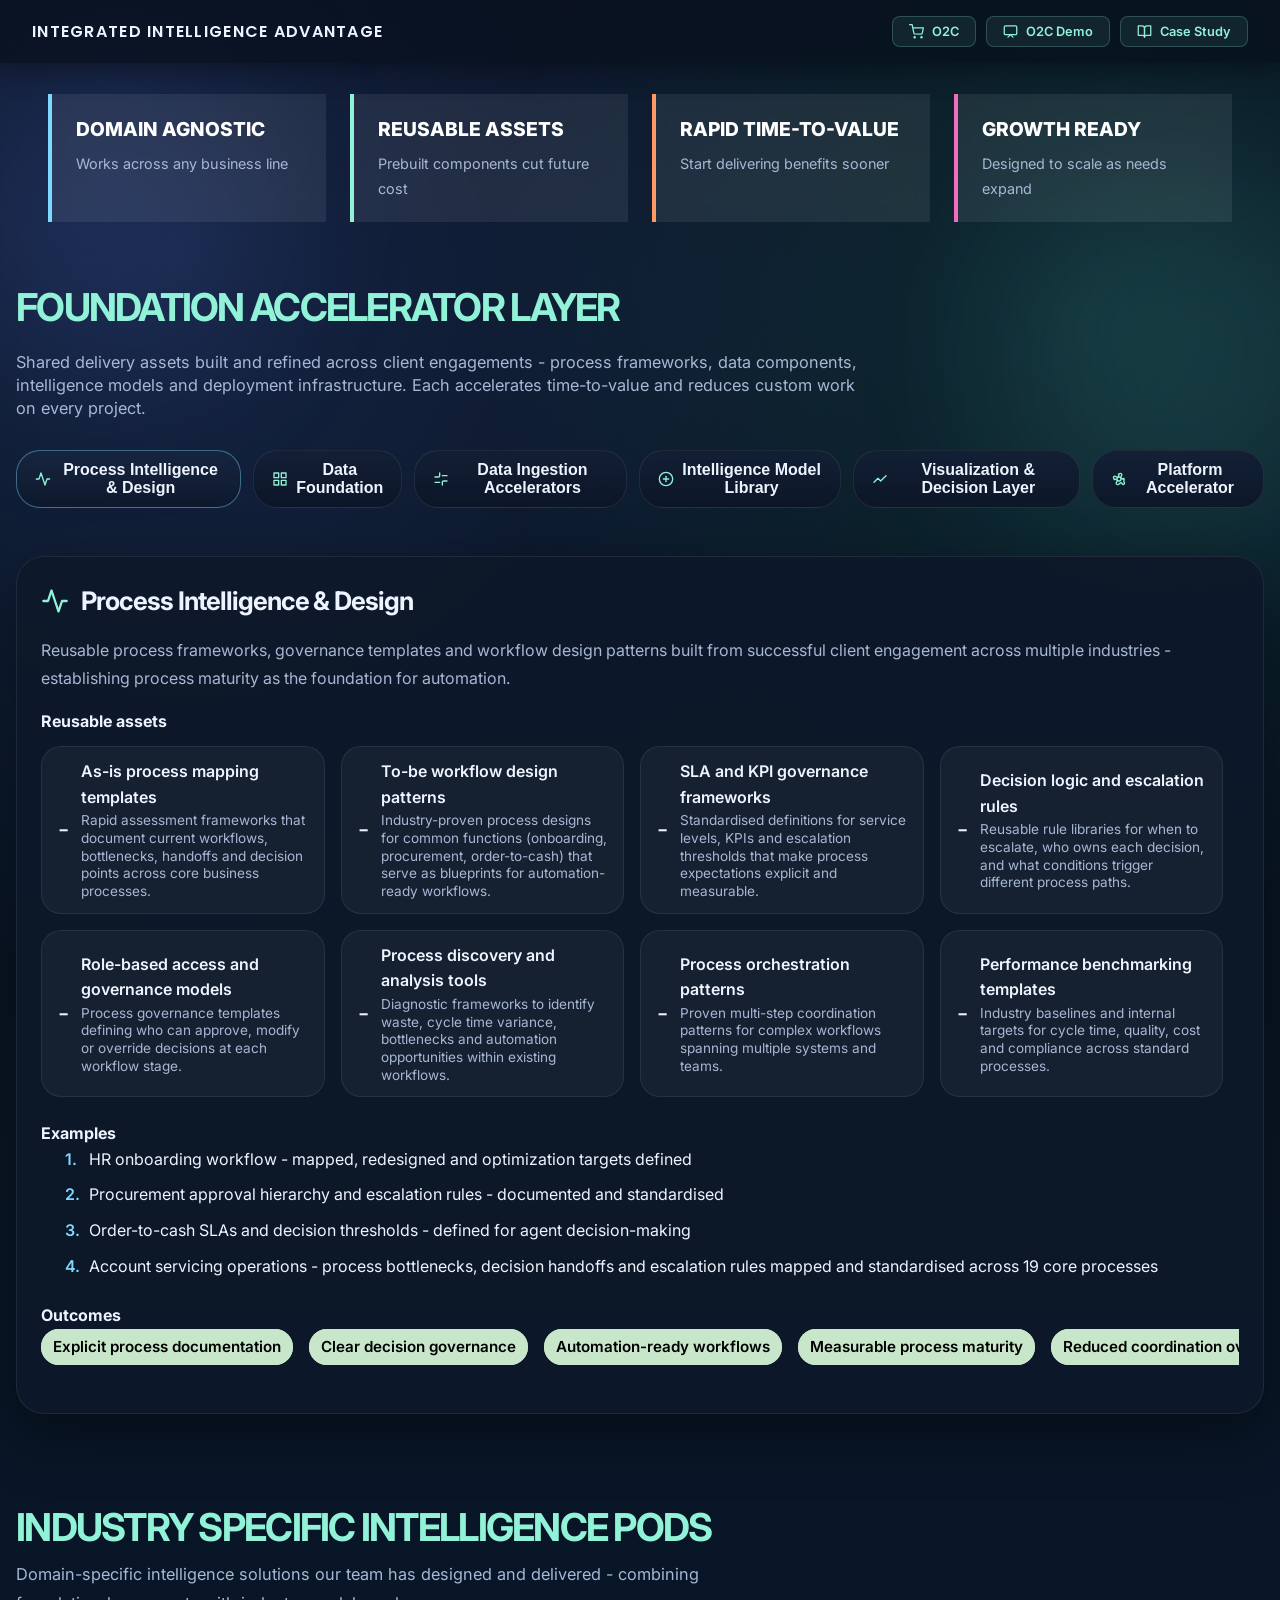
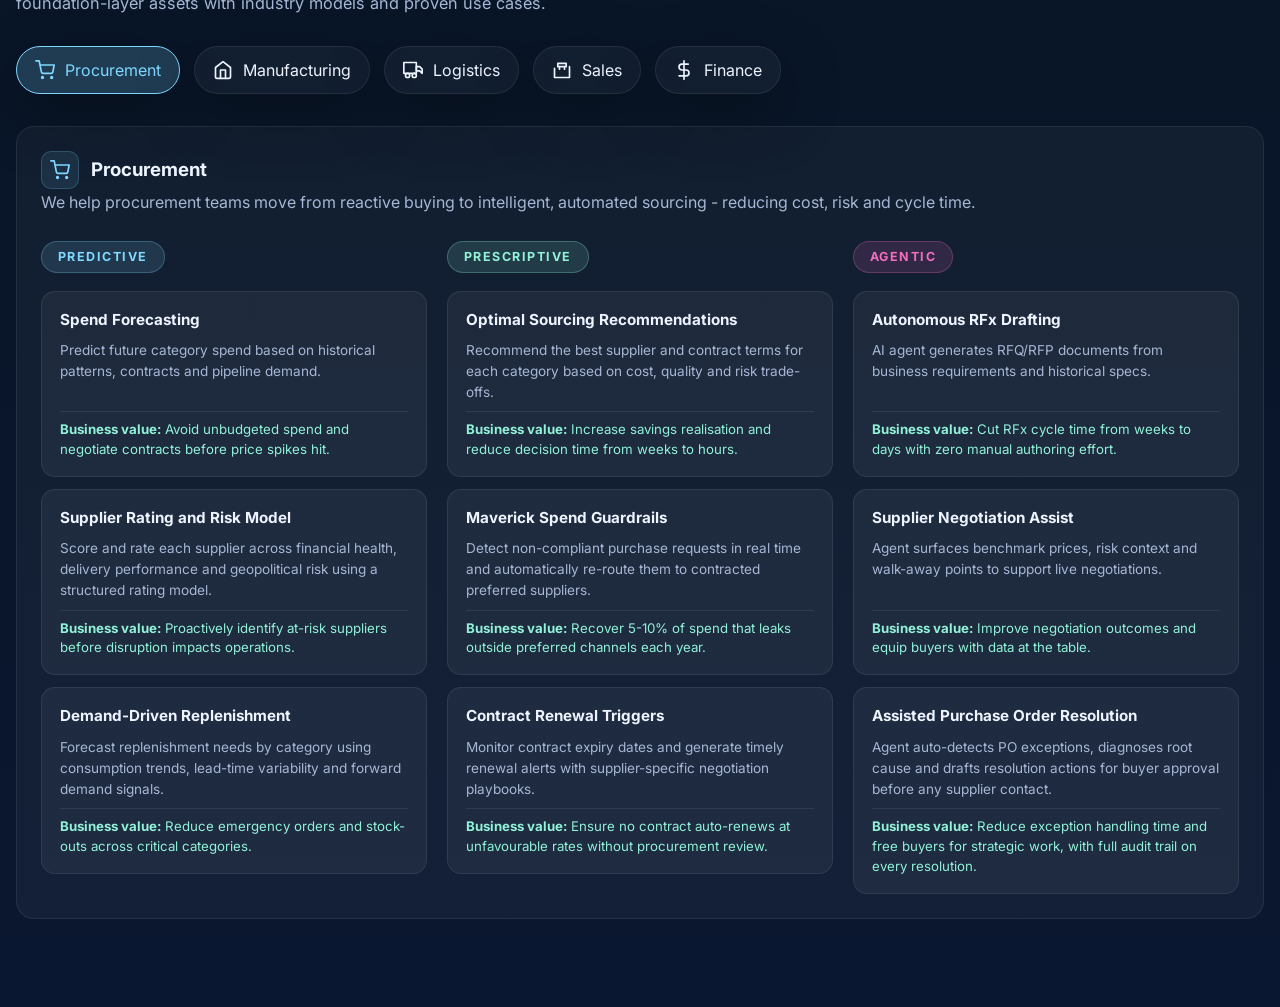
<file: index.html>
<!DOCTYPE html>
<html lang="en">
<head>
  <meta charset="UTF-8" />
  <meta name="viewport" content="width=device-width, initial-scale=1.0" />
  <title>Foundation Accelerator Catalogue</title>

  <link rel="preconnect" href="https://fonts.googleapis.com">
  <link rel="preconnect" href="https://fonts.gstatic.com" crossorigin>
  <link href="https://fonts.googleapis.com/css2?family=Inter:wght@300;400;500;600;700;800&family=Poppins:wght@400;500;600;700&display=swap" rel="stylesheet">

  <link rel="stylesheet" href="./styles.css" type="text/css">
</head>
<body>
  <div class="bg-glow bg-glow-1"></div>
  <div class="bg-glow bg-glow-2"></div>

  <header class="site-header">
    <div class="header-inner">
      <div class="brand">
        <span>Integrated Intelligence Advantage</span>
      </div>
      <div style="display:flex; gap:10px; align-items:center;">
        <a href="o2c.html" class="header-nav-btn">
          <svg width="15" height="15" viewBox="0 0 24 24" fill="none" stroke="currentColor" stroke-width="2" stroke-linecap="round" stroke-linejoin="round"><circle cx="9" cy="21" r="1"></circle><circle cx="20" cy="21" r="1"></circle><path d="M1 1h4l2.68 13.39a2 2 0 0 0 2 1.61h9.72a2 2 0 0 0 2-1.61L23 6H6"></path></svg>
          O2C
        </a>
        <a href="o2c-demo.html" class="header-nav-btn" target="_blank">
          <svg width="15" height="15" viewBox="0 0 24 24" fill="none" stroke="currentColor" stroke-width="2" stroke-linecap="round" stroke-linejoin="round"><rect x="2" y="3" width="20" height="14" rx="2" ry="2"></rect><polyline points="8 21 12 17 16 21"></polyline></svg>
          O2C Demo
        </a>
        <a href="journey.html" class="header-nav-btn">
          <svg width="15" height="15" viewBox="0 0 24 24" fill="none" stroke="currentColor" stroke-width="2" stroke-linecap="round" stroke-linejoin="round"><path d="M2 3h6a4 4 0 0 1 4 4v14a3 3 0 0 0-3-3H2z"></path><path d="M22 3h-6a4 4 0 0 0-4 4v14a3 3 0 0 1 3-3h7z"></path></svg>
          Case Study
        </a>
      </div>
    </div>
  </header>

  <main class="page-shell">
    <section class="hero">
      <div class="hero-metrics">
        <div class="metric-card">
          <span class="metric-value">Domain Agnostic</span>
          <span class="metric-label">Works across any business line</span>
        </div>
        <div class="metric-card">
          <span class="metric-value">Reusable Assets</span>
          <span class="metric-label">Prebuilt components cut future cost</span>
        </div>
        <div class="metric-card">
          <span class="metric-value">Rapid Time-to-Value</span>
          <span class="metric-label">Start delivering benefits sooner</span>
        </div>
        <div class="metric-card">
          <span class="metric-value">Growth Ready</span>
          <span class="metric-label">Designed to scale as needs expand</span>
        </div>
      </div>
    </section>

    <section class="foundation-section">
      <div class="section-heading">
        <h2 class="eyebrow">Foundation accelerator layer</h2>
        <p class="intro-copy">Shared delivery assets built and refined across client engagements - process frameworks, data components, intelligence models and deployment infrastructure. Each accelerates time-to-value and reduces custom work on every project.</p>
      </div>

      <div class="foundation-layout">
        <div class="category-menu">

          <button type="button" class="category-button active" data-key="processIntelligence">
            <span class="btn-icon">
              <svg width="16" height="16" viewBox="0 0 24 24" fill="none" stroke="currentColor" stroke-width="2" stroke-linecap="round" stroke-linejoin="round"><polyline points="22 12 18 12 15 21 9 3 6 12 2 12"></polyline></svg>
            </span>Process Intelligence &amp; Design
          </button>
          <button type="button" class="category-button" data-key="dataFoundation">
            <span class="btn-icon">
              <svg width="16" height="16" viewBox="0 0 24 24" fill="none" stroke="currentColor" stroke-width="2" stroke-linecap="round" stroke-linejoin="round"><rect x="3" y="3" width="7" height="7"></rect><rect x="14" y="3" width="7" height="7"></rect><rect x="14" y="14" width="7" height="7"></rect><rect x="3" y="14" width="7" height="7"></rect></svg>
            </span>Data Foundation
          </button>
          <button type="button" class="category-button" data-key="dataIngestion">
            <span class="btn-icon">
              <svg width="16" height="16" viewBox="0 0 24 24" fill="none" stroke="currentColor" stroke-width="2" stroke-linecap="round" stroke-linejoin="round"><path d="M10 3v4a2 2 0 0 1-2 2H3"></path><path d="M14 21v-4a2 2 0 0 1 2-2h5"></path><line x1="14" y1="7" x2="21" y2="7"></line><line x1="3" y1="17" x2="10" y2="17"></line></svg>
            </span>Data Ingestion Accelerators
          </button>
          <button type="button" class="category-button" data-key="modelLibrary">
            <span class="btn-icon">
              <svg width="16" height="16" viewBox="0 0 24 24" fill="none" stroke="currentColor" stroke-width="2" stroke-linecap="round" stroke-linejoin="round"><circle cx="12" cy="12" r="10"></circle><path d="M8 12h8"></path><path d="M12 8v8"></path></svg>
            </span>Intelligence Model Library
          </button>
          <button type="button" class="category-button" data-key="visualization">
            <span class="btn-icon">
              <svg width="16" height="16" viewBox="0 0 24 24" fill="none" stroke="currentColor" stroke-width="2" stroke-linecap="round" stroke-linejoin="round"><polyline points="3 17 9 11 13 15 21 7"></polyline></svg>
            </span>Visualization &amp; Decision Layer
          </button>
          <button type="button" class="category-button" data-key="platform">
            <span class="btn-icon">
              <svg width="16" height="16" viewBox="0 0 24 24" fill="none" stroke="currentColor" stroke-width="2" stroke-linecap="round" stroke-linejoin="round"><circle cx="12" cy="12" r="3"></circle><path d="M19.4 15a1.65 1.65 0 0 0 .33 1.82l0 0a2 2 0 0 1-2.83 2.83l0 0A1.65 1.65 0 0 0 13 19.4a1.65 1.65 0 0 0-1.82.33l0 0a2 2 0 0 1-2.83-2.83l0 0A1.65 1.65 0 0 0 4.6 13a1.65 1.65 0 0 0-.33-1.82l0 0a2 2 0 0 1 2.83-2.83l0 0A1.65 1.65 0 0 0 11 4.6a1.65 1.65 0 0 0 1.82-.33l0 0a2 2 0 0 1 2.83 2.83l0 0A1.65 1.65 0 0 0 19.4 11a1.65 1.65 0 0 0 .33 1.82z"></path></svg>
            </span>Platform Accelerator
          </button>
        </div>

        <!-- details area populated by JS -->
        <div class="category-details" id="category-details">
          <!-- default content filled on DOMContentLoaded -->
        </div>
      </div>
    </section>

    <section class="preview-section">
      <div class="section-heading narrow">
        <h2 class="eyebrow">Industry Specific Intelligence Pods</h2>
        <p>Domain-specific intelligence solutions our team has designed and delivered - combining foundation-layer assets with industry models and proven use cases.</p>
      </div>

      <div class="pod-preview-row">
        <div class="preview-pill" data-key="procurement">
          <svg width="20" height="20" viewBox="0 0 24 24" fill="none" stroke="currentColor" stroke-width="2" stroke-linecap="round" stroke-linejoin="round"><circle cx="9" cy="21" r="1"></circle><circle cx="20" cy="21" r="1"></circle><path d="M1 1h4l2.68 13.39a2 2 0 0 0 2 1.61h9.72a2 2 0 0 0 2-1.61L23 6H6"></path></svg>
          Procurement
        </div>
        <div class="preview-pill" data-key="manufacturing">
          <svg width="20" height="20" viewBox="0 0 24 24" fill="none" stroke="currentColor" stroke-width="2" stroke-linecap="round" stroke-linejoin="round"><path d="M3 9l9-7 9 7v11a2 2 0 0 1-2 2H5a2 2 0 0 1-2-2z"></path><polyline points="9 22 9 12 15 12 15 22"></polyline></svg>
          Manufacturing
        </div>
        <div class="preview-pill" data-key="logistics">
          <svg width="20" height="20" viewBox="0 0 24 24" fill="none" stroke="currentColor" stroke-width="2" stroke-linecap="round" stroke-linejoin="round"><rect x="1" y="3" width="15" height="13"></rect><polygon points="16 8 20 8 23 11 23 16 20 13 16 13"></polygon><circle cx="5.5" cy="18.5" r="2.5"></circle><circle cx="13.5" cy="18.5" r="2.5"></circle></svg>
          Logistics
        </div>
        <div class="preview-pill" data-key="sales">
          <svg width="20" height="20" viewBox="0 0 24 24" fill="none" stroke="currentColor" stroke-width="2" stroke-linecap="round" stroke-linejoin="round"><polyline points="21 8 21 21 3 21 3 10"></polyline><path d="M7 4h10v4H7z"></path><path d="M9 9v2m6-2v2"></path></svg>
          Sales
        </div>
        <div class="preview-pill" data-key="finance">
          <svg width="20" height="20" viewBox="0 0 24 24" fill="none" stroke="currentColor" stroke-width="2" stroke-linecap="round" stroke-linejoin="round"><line x1="12" y1="1" x2="12" y2="23"></line><path d="M17 5H9.5a3.5 3.5 0 0 0 0 7h5a3.5 3.5 0 0 1 0 7H6"></path></svg>
          Finance
        </div>
      </div>

      <div id="pod-details" class="pod-details-panel" style="margin-top:32px; padding:24px; background:rgba(255,255,255,0.04); border:1px solid var(--line); border-radius:var(--radius-sm);"></div>
    </section>
  </main>

  <script src="script.js"></script>
</body>
</html>
</file>
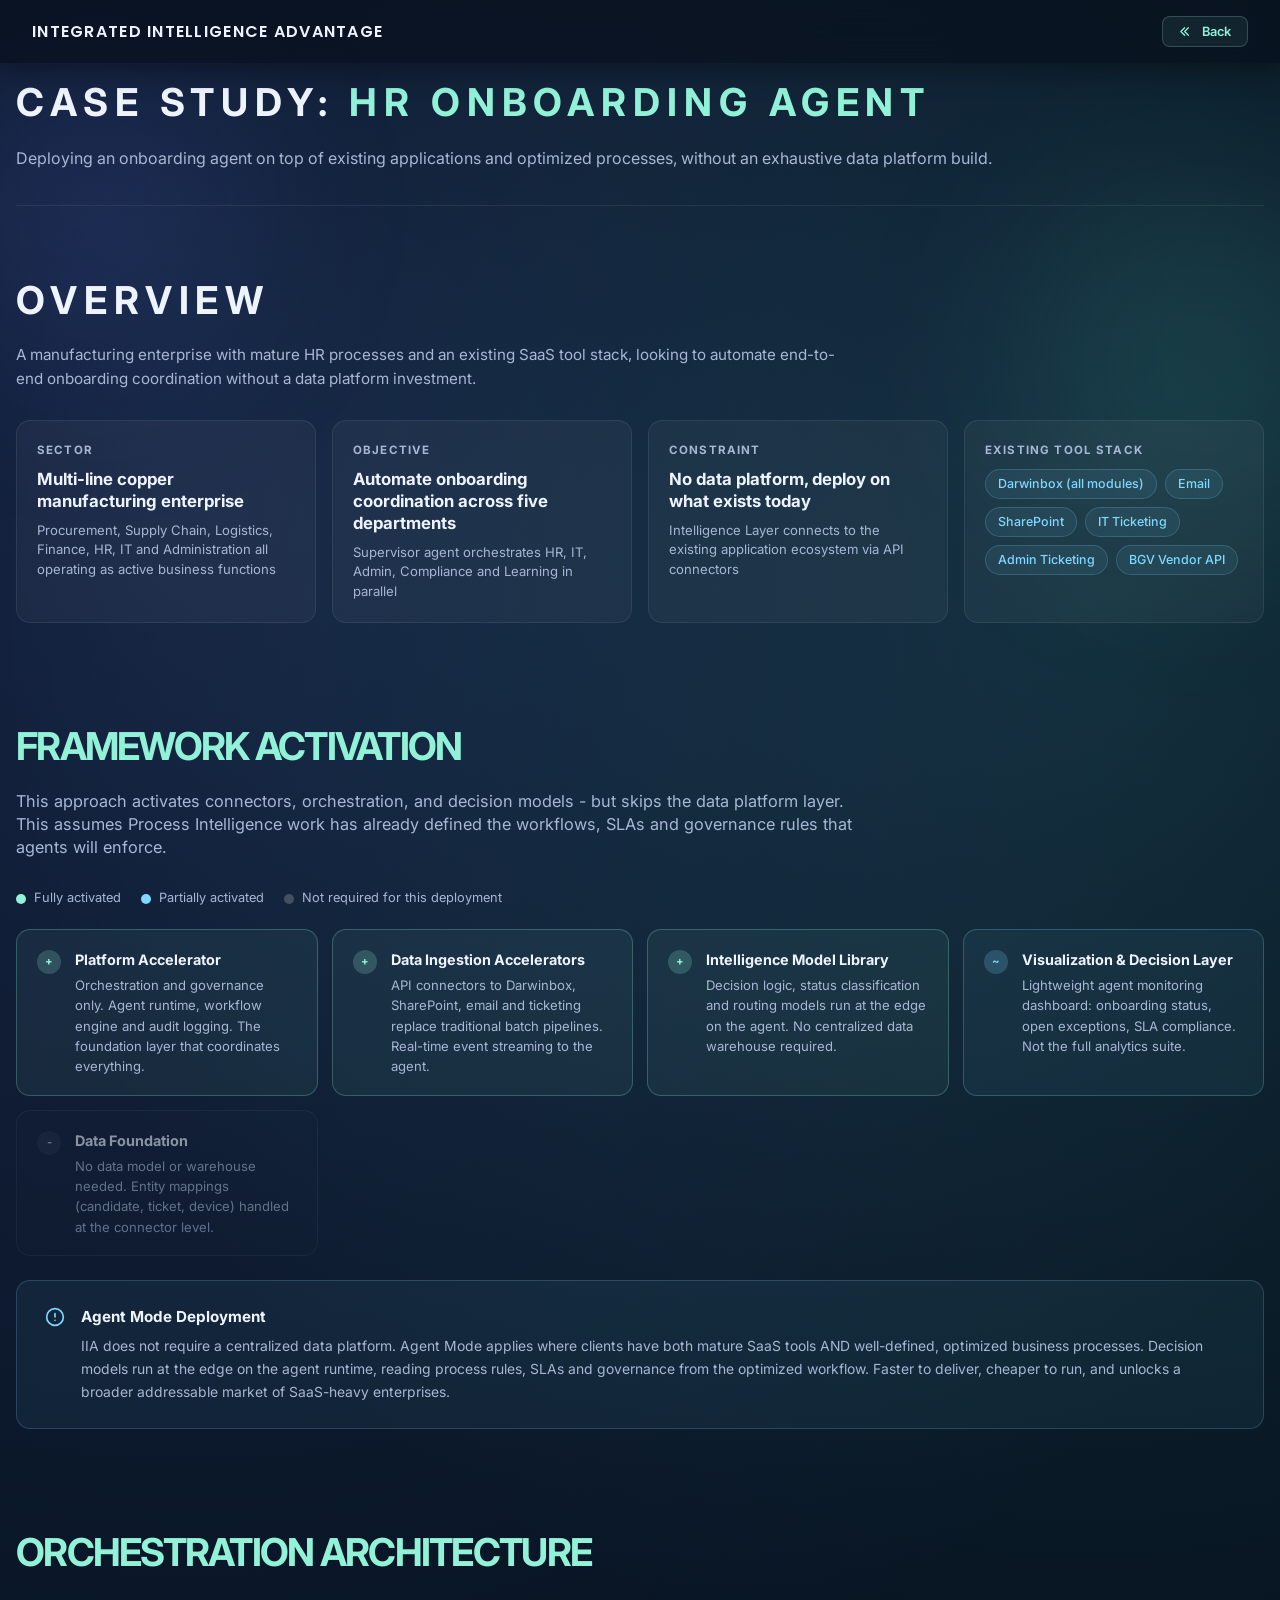
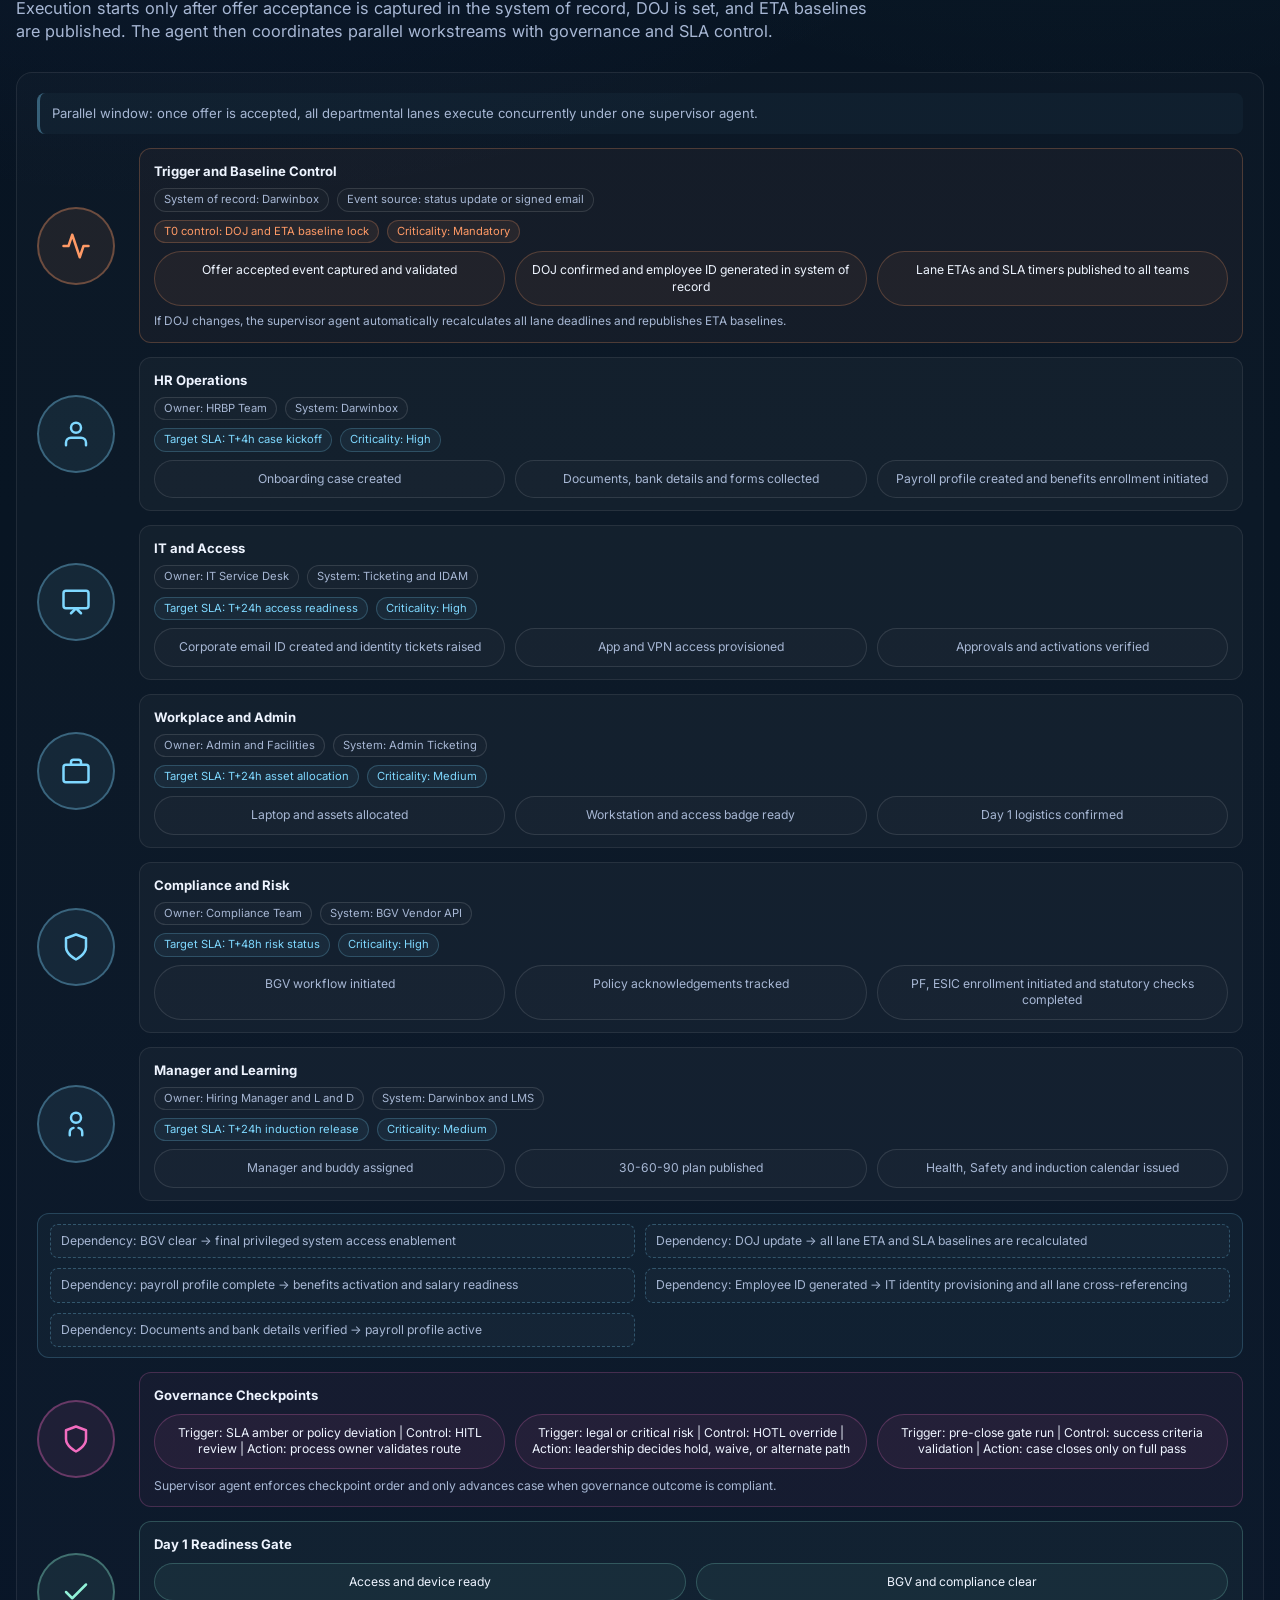
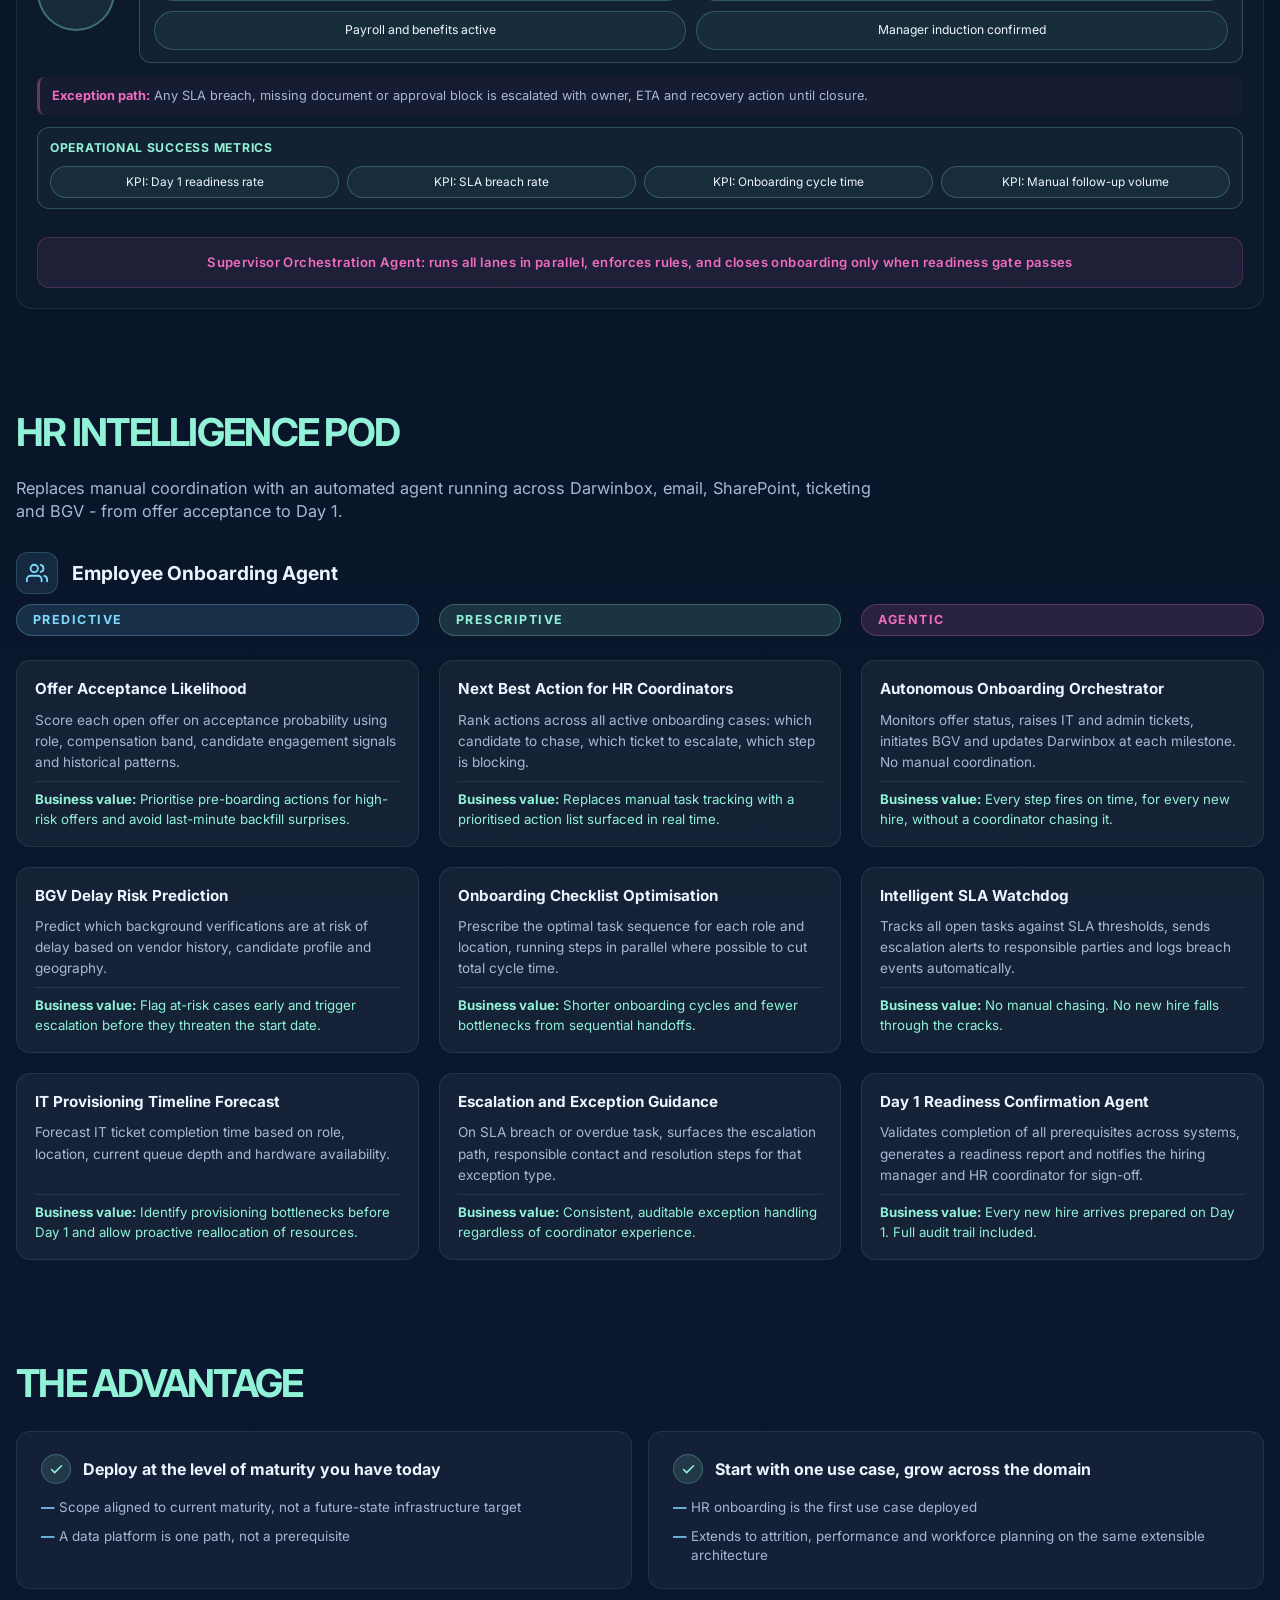
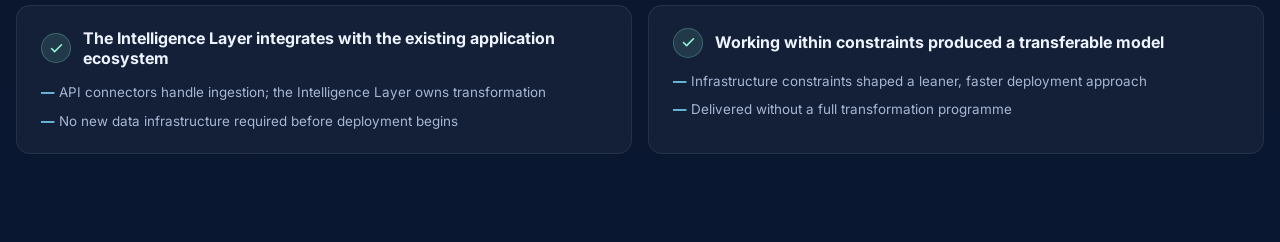
<file: journey.html>
<!DOCTYPE html>
<html lang="en">
<head>
  <meta charset="UTF-8" />
  <meta name="viewport" content="width=device-width, initial-scale=1.0" />
  <title>Client Journey - IIA</title>
  <link rel="preconnect" href="https://fonts.googleapis.com">
  <link rel="preconnect" href="https://fonts.gstatic.com" crossorigin>
  <link href="https://fonts.googleapis.com/css2?family=Inter:wght@300;400;500;600;700;800&family=Poppins:wght@400;500;600;700&display=swap" rel="stylesheet">
  <link rel="stylesheet" href="./styles.css" type="text/css">
  <style>
    /* ── Journey-page-specific styles ─────────────────────────── */
    .journey-hero{
      padding: 72px 0 32px;
      border-bottom: 1px solid var(--line);
      margin-bottom: 48px;
    }
    .journey-hero .back-link{
      display: inline-flex;
      align-items: center;
      gap: 8px;
      color: var(--muted);
      font-size: 0.85rem;
      text-decoration: none;
      margin-bottom: 24px;
      transition: color 0.2s;
    }
    .journey-hero .back-link:hover{ color: var(--accent); }
    .journey-hero h1{
      font-size: clamp(1.6rem, 3vw, 2.4rem);
      font-weight: 700;
      color: var(--text);
      margin-bottom: 12px;
      text-transform: uppercase;
      letter-spacing: 0.18em;
    }
    .journey-hero h1 span{ color: var(--accent-2); }
    .journey-section > h2{
      font-size: clamp(1.6rem, 3vw, 2.4rem);
      font-weight: 700;
      color: var(--text);
      text-transform: uppercase;
      letter-spacing: 0.18em;
      margin-bottom: 12px;
      white-space: nowrap;
    }
    .journey-section > .intro-copy{
      display: block;
      font-size: 0.95rem;
      color: var(--muted);
      line-height: 1.6;
      margin-top: 6px;
      margin-bottom: 28px;
      max-width: 820px;
    }
    .journey-hero p{
      color: var(--muted);
      font-size: 1rem;
      max-width: 100%;
      line-height: 1.7;
      white-space: nowrap;
    }

    /* ── Section wrapper ───────────────────────────────────────── */
    .journey-section{
      padding: 16px 0 88px;
    }

    /* ── Client context cards ──────────────────────────────────── */
    .context-grid{
      display: grid;
      grid-template-columns: repeat(auto-fit, minmax(220px,1fr));
      gap: 16px;
      margin-bottom: 0;
    }
    .context-card{
      background: rgba(255,255,255,0.04);
      border: 1px solid var(--line);
      border-radius: 14px;
      padding: 20px;
    }
    .context-card .ctx-label{
      font-size: 0.72rem;
      font-weight: 700;
      letter-spacing: 0.1em;
      text-transform: uppercase;
      color: var(--muted);
      margin-bottom: 10px;
    }
    .context-card .ctx-headline{
      font-size: 1.05rem;
      font-weight: 700;
      color: var(--text);
      line-height: 1.3;
      margin-bottom: 8px;
    }
    .context-card .ctx-detail{
      font-size: 0.82rem;
      color: var(--muted);
      line-height: 1.5;
    }
    .context-card .ctx-value{
      font-size: 0.92rem;
      color: var(--text);
      line-height: 1.6;
    }
    .tool-chips{
      display: flex;
      flex-wrap: wrap;
      gap: 8px;
      margin-top: 6px;
    }
    .tool-chip{
      display: inline-flex;
      align-items: center;
      gap: 6px;
      background: rgba(127,216,255,0.08);
      border: 1px solid rgba(127,216,255,0.2);
      border-radius: 999px;
      padding: 4px 12px;
      font-size: 0.78rem;
      color: var(--accent);
      font-weight: 500;
    }

    /* ── Framework mapping grid ────────────────────────────────── */
    .mapping-grid{
      display: grid;
      grid-template-columns: repeat(auto-fit, minmax(240px,1fr));
      gap: 14px;
    }
    .mapping-card{
      border-radius: 14px;
      padding: 18px 20px;
      border: 1px solid var(--line);
      display: flex;
      gap: 14px;
      align-items: flex-start;
    }
    .mapping-card.active{
      background: rgba(145,242,216,0.06);
      border-color: rgba(145,242,216,0.25);
    }
    .mapping-card.partial{
      background: rgba(127,216,255,0.06);
      border-color: rgba(127,216,255,0.25);
    }
    .mapping-card.skip{
      background: rgba(255,255,255,0.02);
      opacity: 0.55;
    }
    .mapping-badge{
      flex-shrink: 0;
      width: 24px;
      height: 24px;
      border-radius: 50%;
      display: flex;
      align-items: center;
      justify-content: center;
      font-size: 0.7rem;
      font-weight: 700;
      margin-top: 2px;
    }
    .mapping-card.active .mapping-badge{ background: rgba(145,242,216,0.2); color: var(--accent-2); }
    .mapping-card.partial .mapping-badge{ background: rgba(127,216,255,0.2); color: var(--accent); }
    .mapping-card.skip .mapping-badge{ background: rgba(255,255,255,0.06); color: var(--muted); }
    .mapping-title{ font-weight: 700; font-size: 0.9rem; color: var(--text); margin-bottom: 4px; }
    .mapping-desc{ font-size: 0.82rem; color: var(--muted); line-height: 1.55; }
    .mapping-legend{
      display: flex;
      gap: 20px;
      flex-wrap: wrap;
      margin-bottom: 20px;
    }
    .legend-item{
      display: flex;
      align-items: center;
      gap: 8px;
      font-size: 0.8rem;
      color: var(--muted);
    }
    .legend-dot{
      width: 10px;
      height: 10px;
      border-radius: 50%;
    }
    .legend-dot.active{ background: var(--accent-2); }
    .legend-dot.partial{ background: var(--accent); }
    .legend-dot.skip{ background: rgba(255,255,255,0.2); }

    /* ── Orchestration architecture map ───────────────────────── */
    .flow-wrapper{
      border: 1px solid var(--line);
      border-radius: 16px;
      padding: 20px;
      background: rgba(255,255,255,0.02);
    }
    .flow-kicker{
      margin-bottom: 14px;
      border-left: 3px solid rgba(127,216,255,0.35);
      border-radius: 8px;
      background: rgba(127,216,255,0.04);
      padding: 10px 12px;
      font-size: 0.82rem;
      color: var(--muted);
    }
    .parallel-lanes{
      display: grid;
      gap: 14px;
    }
    .parallel-lane,
    .readiness-row{
      display: grid;
      grid-template-columns: 88px 1fr;
      gap: 14px;
      align-items: center;
    }
    .lane-icon,
    .readiness-icon{
      width: 78px;
      height: 78px;
      border-radius: 999px;
      border: 2px solid rgba(127,216,255,0.35);
      background: rgba(127,216,255,0.08);
      display: flex;
      align-items: center;
      justify-content: center;
      flex-shrink: 0;
    }
    .lane-icon svg,
    .readiness-icon svg{ stroke: var(--accent); }
    .lane-frame,
    .readiness-frame{
      border: 1px solid var(--line);
      border-radius: 12px;
      background: rgba(255,255,255,0.03);
      padding: 12px 14px;
    }
    .lane-header,
    .readiness-header{
      font-size: 0.82rem;
      font-weight: 700;
      color: var(--text);
    }
    .lane-header{
      margin-bottom: 6px;
    }
    .readiness-header{
      margin-bottom: 8px;
    }
    .lane-meta,
    .lane-sla{
      display: flex;
      flex-wrap: wrap;
      gap: 8px;
      margin-bottom: 8px;
    }
    .meta-pill,
    .sla-pill{
      font-size: 0.7rem;
      color: var(--muted);
      border: 1px solid rgba(255,255,255,0.12);
      border-radius: 999px;
      background: rgba(255,255,255,0.02);
      padding: 4px 9px;
      line-height: 1.2;
    }
    .lane-sla .sla-pill{
      color: var(--accent);
      border-color: rgba(127,216,255,0.22);
      background: rgba(127,216,255,0.06);
    }
    .trigger-lane .lane-icon{
      border-color: rgba(255,154,102,0.35);
      background: rgba(255,154,102,0.08);
    }
    .trigger-lane .lane-icon svg{ stroke: var(--accent-3); }
    .trigger-lane .lane-frame{
      border-color: rgba(255,154,102,0.24);
      background: rgba(255,154,102,0.04);
    }
    .trigger-lane .lane-block{
      color: var(--text);
      border-color: rgba(255,154,102,0.24);
      background: rgba(255,154,102,0.05);
    }
    .trigger-lane .sla-pill{
      color: var(--accent-3);
      border-color: rgba(255,154,102,0.24);
      background: rgba(255,154,102,0.08);
    }
    .trigger-note{
      margin-top: 8px;
      font-size: 0.74rem;
      color: var(--muted);
      line-height: 1.35;
    }
    .lane-blocks{
      display: grid;
      grid-template-columns: repeat(3, minmax(160px,1fr));
      gap: 10px;
    }
    .readiness-checks{
      display: grid;
      grid-template-columns: repeat(2, minmax(220px,1fr));
      gap: 10px;
    }
    .lane-block,
    .readiness-check{
      font-size: 0.76rem;
      line-height: 1.35;
      color: var(--muted);
      text-align: center;
      border: 1px solid rgba(255,255,255,0.11);
      border-radius: 999px;
      background: rgba(255,255,255,0.02);
      padding: 10px 12px;
    }
    .readiness-row{
      margin-top: 14px;
    }
    .governance-row{
      margin-top: 14px;
      display: grid;
      grid-template-columns: 88px 1fr;
      gap: 14px;
      align-items: center;
    }
    .governance-icon{
      width: 78px;
      height: 78px;
      border-radius: 999px;
      border: 2px solid rgba(242,108,191,0.35);
      background: rgba(242,108,191,0.08);
      display: flex;
      align-items: center;
      justify-content: center;
      flex-shrink: 0;
    }
    .governance-icon svg{ stroke: var(--accent-4); }
    .governance-frame{
      border: 1px solid rgba(242,108,191,0.22);
      border-radius: 12px;
      background: rgba(242,108,191,0.04);
      padding: 12px 14px;
    }
    .governance-header{
      font-size: 0.82rem;
      font-weight: 700;
      color: var(--text);
      margin-bottom: 8px;
    }
    .governance-checks{
      display: grid;
      grid-template-columns: repeat(3, minmax(160px,1fr));
      gap: 10px;
      margin-bottom: 8px;
    }
    .governance-check{
      font-size: 0.76rem;
      line-height: 1.35;
      color: var(--text);
      text-align: center;
      border: 1px solid rgba(242,108,191,0.24);
      border-radius: 999px;
      background: rgba(242,108,191,0.06);
      padding: 10px 12px;
    }
    .governance-note{
      font-size: 0.76rem;
      color: var(--muted);
      line-height: 1.4;
    }
    .dependency-row{
      margin-top: 12px;
      border: 1px solid rgba(127,216,255,0.2);
      border-radius: 12px;
      background: rgba(127,216,255,0.04);
      padding: 10px 12px;
      display: grid;
      grid-template-columns: repeat(2, minmax(220px,1fr));
      gap: 10px;
    }
    .dependency-item{
      font-size: 0.76rem;
      color: var(--muted);
      border: 1px dashed rgba(127,216,255,0.28);
      border-radius: 8px;
      padding: 8px 10px;
      background: rgba(255,255,255,0.02);
      line-height: 1.35;
    }
    .readiness-icon{
      border-color: rgba(145,242,216,0.35);
      background: rgba(145,242,216,0.08);
    }
    .readiness-icon svg{ stroke: var(--accent-2); }
    .readiness-frame{
      border-color: rgba(145,242,216,0.22);
      background: rgba(145,242,216,0.04);
    }
    .readiness-check{
      color: var(--text);
      border-color: rgba(145,242,216,0.22);
      background: rgba(145,242,216,0.05);
    }
    .exception-strip{
      margin-top: 14px;
      border-left: 3px solid rgba(242,108,191,0.35);
      border-radius: 8px;
      background: rgba(242,108,191,0.04);
      padding: 10px 12px;
      font-size: 0.8rem;
      color: var(--muted);
      line-height: 1.45;
    }
    .exception-strip strong{ color: var(--accent-4); }
    .outcomes-strip{
      margin-top: 12px;
      border: 1px solid rgba(145,242,216,0.22);
      border-radius: 12px;
      background: rgba(145,242,216,0.04);
      padding: 10px 12px;
    }
    .outcomes-title{
      font-size: 0.76rem;
      color: var(--accent-2);
      font-weight: 700;
      letter-spacing: 0.06em;
      text-transform: uppercase;
      margin-bottom: 8px;
    }
    .outcomes-grid{
      display: grid;
      grid-template-columns: repeat(4, minmax(140px,1fr));
      gap: 8px;
    }
    .outcome-pill{
      font-size: 0.74rem;
      color: var(--text);
      text-align: center;
      border: 1px solid rgba(145,242,216,0.24);
      border-radius: 999px;
      background: rgba(145,242,216,0.05);
      padding: 8px 10px;
      line-height: 1.25;
    }
    .flow-agent-bar{
      margin-top: 28px;
      padding: 14px 20px;
      background: rgba(242,108,191,0.07);
      border: 1px solid rgba(242,108,191,0.2);
      border-radius: 12px;
      text-align: center;
      font-size: 0.82rem;
      color: var(--accent-4);
      font-weight: 600;
      letter-spacing: 0.03em;
    }
    .flow-agent-bar span{
      color: var(--muted);
      font-weight: 400;
    }
    @media (max-width: 1080px){
      .lane-blocks,
      .readiness-checks,
      .governance-checks,
      .dependency-row,
      .outcomes-grid{
        grid-template-columns: repeat(2, minmax(140px,1fr));
      }
    }
    @media (max-width: 760px){
      .parallel-lane,
      .readiness-row,
      .governance-row{
        grid-template-columns: 1fr;
      }
      .lane-icon,
      .readiness-icon,
      .governance-icon{
        width: 62px;
        height: 62px;
      }
      .lane-blocks,
      .readiness-checks,
      .governance-checks,
      .dependency-row,
      .outcomes-grid{
        grid-template-columns: 1fr;
      }
    }

    /* ── P/P/A columns (reuse pod styles) ─────────────────────── */
    .hr-pod-header{
      display: flex;
      align-items: center;
      gap: 14px;
      margin-bottom: 10px;
    }
    .hr-pod-icon{
      display: flex;
      align-items: center;
      justify-content: center;
      width: 42px;
      height: 42px;
      border-radius: 12px;
      background: rgba(127,216,255,0.1);
      border: 1px solid rgba(127,216,255,0.2);
      flex-shrink: 0;
    }
    .hr-pod-icon svg{ stroke: var(--accent); }
    .hr-pod-header h3{ font-size: 1.2rem; font-weight: 700; color: var(--text); }
    /* ── Framework Advantage ─────────────────────────────────── */
    .proof-grid{
      display: grid;
      grid-template-columns: repeat(2, 1fr);
      gap: 16px;
    }
    .proof-card{
      background: rgba(255,255,255,0.04);
      border: 1px solid var(--line);
      border-radius: 14px;
      padding: 22px 24px;
      display: flex;
      flex-direction: column;
      gap: 14px;
    }
    .proof-header{
      display: flex;
      align-items: center;
      gap: 12px;
    }
    .proof-tick{
      width: 30px;
      height: 30px;
      border-radius: 50%;
      background: rgba(145,242,216,0.12);
      border: 1px solid rgba(145,242,216,0.25);
      display: flex;
      align-items: center;
      justify-content: center;
      flex-shrink: 0;
    }
    .proof-tick svg{ stroke: var(--accent-2); }
    .proof-label{
      font-weight: 700;
      font-size: 1rem;
      color: var(--text);
      line-height: 1.3;
    }
    .proof-bullets{
      list-style: none;
      padding: 0;
      margin: 0;
      display: flex;
      flex-direction: column;
      gap: 9px;
    }
    .proof-bullets li{
      font-size: 0.84rem;
      color: var(--muted);
      line-height: 1.45;
      padding-left: 18px;
      position: relative;
    }
    .proof-bullets li::before{
      content: '—';
      position: absolute;
      left: 0;
      color: var(--accent);
      font-weight: 700;
    }
    @media (max-width: 760px){
      .proof-grid{ grid-template-columns: 1fr; }
    }

    .hr-pod-intro{
      color: var(--muted);
      line-height: 1.7;
      font-size: 0.92rem;
      margin-bottom: 24px;
      max-width: 820px;
    }

    /* ── Insight callout ───────────────────────────────────────── */
    .insight-box{
      background: rgba(127,216,255,0.06);
      border: 1px solid rgba(127,216,255,0.2);
      border-radius: 14px;
      padding: 24px 28px;
      display: flex;
      gap: 16px;
      align-items: flex-start;
    }
    .insight-box svg{ stroke: var(--accent); flex-shrink: 0; margin-top: 2px; }
    .insight-box h4{ font-size: 0.95rem; font-weight: 700; color: var(--text); margin-bottom: 6px; }
    .insight-box p{ font-size: 0.87rem; color: var(--muted); line-height: 1.65; margin: 0; }
  </style>
</head>
<body>
  <div class="bg-glow bg-glow-1"></div>
  <div class="bg-glow bg-glow-2"></div>

  <header class="site-header">
    <div class="header-inner">
      <div class="brand">
        <span>Integrated Intelligence Advantage</span>
      </div>
      <a href="index.html" class="header-nav-btn">
        <svg width="15" height="15" viewBox="0 0 24 24" fill="none" stroke="currentColor" stroke-width="2" stroke-linecap="round" stroke-linejoin="round"><polyline points="15 18 9 12 15 6"></polyline><polyline points="9 18 3 12 9 6"></polyline></svg>
        Back
      </a>
    </div>
  </header>

  <main class="page-shell">

    <div class="journey-hero">
      <h1>Case Study: <span>HR Onboarding Agent</span></h1>
      <p>Deploying an onboarding agent on top of existing applications and optimized processes, without an exhaustive data platform build.</p>
    </div>

    <!-- ── Client Context ─────────────────────────────────────── -->
    <div class="journey-section">
      <h2>Overview</h2>
      <p class="intro-copy">A manufacturing enterprise with mature HR processes and an existing SaaS tool stack, looking to automate end-to-end onboarding coordination without a data platform investment.</p>

      <div class="context-grid">
        <div class="context-card">
          <div class="ctx-label">Sector</div>
          <div class="ctx-headline">Multi-line copper manufacturing enterprise</div>
          <div class="ctx-detail">Procurement, Supply Chain, Logistics, Finance, HR, IT and Administration all operating as active business functions</div>
        </div>
        <div class="context-card">
          <div class="ctx-label">Objective</div>
          <div class="ctx-headline">Automate onboarding coordination across five departments</div>
          <div class="ctx-detail">Supervisor agent orchestrates HR, IT, Admin, Compliance and Learning in parallel</div>
        </div>
        <div class="context-card">
          <div class="ctx-label">Constraint</div>
          <div class="ctx-headline">No data platform, deploy on what exists today</div>
          <div class="ctx-detail">Intelligence Layer connects to the existing application ecosystem via API connectors</div>
        </div>
        <div class="context-card">
          <div class="ctx-label">Existing Tool Stack</div>
          <div class="ctx-value">
            <div class="tool-chips">
              <span class="tool-chip">Darwinbox (all modules)</span>
              <span class="tool-chip">Email</span>
              <span class="tool-chip">SharePoint</span>
              <span class="tool-chip">IT Ticketing</span>
              <span class="tool-chip">Admin Ticketing</span>
              <span class="tool-chip">BGV Vendor API</span>
            </div>
          </div>
        </div>
      </div>
    </div>

    <!-- ── Framework Mapping ──────────────────────────────────── -->
    <div class="journey-section">
      <div class="section-heading">
        <h2 class="eyebrow">Framework Activation</h2>
        <p class="intro-copy">This approach activates connectors, orchestration, and decision models - but skips the data platform layer. This assumes Process Intelligence work has already defined the workflows, SLAs and governance rules that agents will enforce.</p>
      </div>

      <div class="mapping-legend">
        <div class="legend-item"><div class="legend-dot active"></div> Fully activated</div>
        <div class="legend-item"><div class="legend-dot partial"></div> Partially activated</div>
        <div class="legend-item"><div class="legend-dot skip"></div> Not required for this deployment</div>
      </div>

      <div class="mapping-grid">
        <div class="mapping-card active">
          <div class="mapping-badge">+</div>
          <div>
            <div class="mapping-title">Platform Accelerator</div>
            <div class="mapping-desc">Orchestration and governance only. Agent runtime, workflow engine and audit logging. The foundation layer that coordinates everything.</div>
          </div>
        </div>
        <div class="mapping-card active">
          <div class="mapping-badge">+</div>
          <div>
            <div class="mapping-title">Data Ingestion Accelerators</div>
            <div class="mapping-desc">API connectors to Darwinbox, SharePoint, email and ticketing replace traditional batch pipelines. Real-time event streaming to the agent.</div>
          </div>
        </div>
        <div class="mapping-card active">
          <div class="mapping-badge">+</div>
          <div>
            <div class="mapping-title">Intelligence Model Library</div>
            <div class="mapping-desc">Decision logic, status classification and routing models run at the edge on the agent. No centralized data warehouse required.</div>
          </div>
        </div>
        <div class="mapping-card partial">
          <div class="mapping-badge">~</div>
          <div>
            <div class="mapping-title">Visualization & Decision Layer</div>
            <div class="mapping-desc">Lightweight agent monitoring dashboard: onboarding status, open exceptions, SLA compliance. Not the full analytics suite.</div>
          </div>
        </div>
        <div class="mapping-card skip">
          <div class="mapping-badge">-</div>
          <div>
            <div class="mapping-title">Data Foundation</div>
            <div class="mapping-desc">No data model or warehouse needed. Entity mappings (candidate, ticket, device) handled at the connector level.</div>
          </div>
        </div>
      </div>

      <div class="insight-box" style="margin-top:24px;">
        <svg width="20" height="20" viewBox="0 0 24 24" fill="none" stroke="currentColor" stroke-width="2" stroke-linecap="round" stroke-linejoin="round"><circle cx="12" cy="12" r="10"></circle><line x1="12" y1="8" x2="12" y2="12"></line><line x1="12" y1="16" x2="12.01" y2="16"></line></svg>
        <div>
          <h4>Agent Mode Deployment</h4>
          <p>IIA does not require a centralized data platform. Agent Mode applies where clients have both mature SaaS tools AND well-defined, optimized business processes. Decision models run at the edge on the agent runtime, reading process rules, SLAs and governance from the optimized workflow. Faster to deliver, cheaper to run, and unlocks a broader addressable market of SaaS-heavy enterprises.</p>
        </div>
      </div>
    </div>

    <!-- ── Agent Flow ──────────────────────────────────────────── -->
    <div class="journey-section">
      <div class="section-heading">
        <h2 class="eyebrow">Orchestration Architecture</h2>
        <p class="intro-copy">Execution starts only after offer acceptance is captured in the system of record, DOJ is set, and ETA baselines are published. The agent then coordinates parallel workstreams with governance and SLA control.</p>
      </div>

      <div class="flow-wrapper">
        <div class="flow-kicker">Parallel window: once offer is accepted, all departmental lanes execute concurrently under one supervisor agent.</div>

        <div class="parallel-lanes">
          <div class="parallel-lane trigger-lane">
            <div class="lane-icon">
              <svg width="30" height="30" viewBox="0 0 24 24" fill="none" stroke-width="2" stroke-linecap="round" stroke-linejoin="round"><polyline points="22 12 18 12 15 21 9 3 6 12 2 12"></polyline></svg>
            </div>
            <div class="lane-frame">
              <div class="lane-header">Trigger and Baseline Control</div>
              <div class="lane-meta">
                <span class="meta-pill">System of record: Darwinbox</span>
                <span class="meta-pill">Event source: status update or signed email</span>
              </div>
              <div class="lane-sla">
                <span class="sla-pill">T0 control: DOJ and ETA baseline lock</span>
                <span class="sla-pill">Criticality: Mandatory</span>
              </div>
              <div class="lane-blocks">
                <div class="lane-block">Offer accepted event captured and validated</div>
                <div class="lane-block">DOJ confirmed and employee ID generated in system of record</div>
                <div class="lane-block">Lane ETAs and SLA timers published to all teams</div>
              </div>
              <div class="trigger-note">If DOJ changes, the supervisor agent automatically recalculates all lane deadlines and republishes ETA baselines.</div>
            </div>
          </div>

          <div class="parallel-lane">
            <div class="lane-icon">
              <svg width="30" height="30" viewBox="0 0 24 24" fill="none" stroke-width="2" stroke-linecap="round" stroke-linejoin="round"><path d="M20 21v-2a4 4 0 0 0-4-4H8a4 4 0 0 0-4 4v2"></path><circle cx="12" cy="7" r="4"></circle></svg>
            </div>
            <div class="lane-frame">
              <div class="lane-header">HR Operations</div>
              <div class="lane-meta">
                <span class="meta-pill">Owner: HRBP Team</span>
                <span class="meta-pill">System: Darwinbox</span>
              </div>
              <div class="lane-sla">
                <span class="sla-pill">Target SLA: T+4h case kickoff</span>
                <span class="sla-pill">Criticality: High</span>
              </div>
              <div class="lane-blocks">
                <div class="lane-block">Onboarding case created</div>
                <div class="lane-block">Documents, bank details and forms collected</div>
                <div class="lane-block">Payroll profile created and benefits enrollment initiated</div>
              </div>
            </div>
          </div>

          <div class="parallel-lane">
            <div class="lane-icon">
              <svg width="30" height="30" viewBox="0 0 24 24" fill="none" stroke-width="2" stroke-linecap="round" stroke-linejoin="round"><rect x="2" y="3" width="20" height="14" rx="2"></rect><polyline points="8 21 12 17 16 21"></polyline></svg>
            </div>
            <div class="lane-frame">
              <div class="lane-header">IT and Access</div>
              <div class="lane-meta">
                <span class="meta-pill">Owner: IT Service Desk</span>
                <span class="meta-pill">System: Ticketing and IDAM</span>
              </div>
              <div class="lane-sla">
                <span class="sla-pill">Target SLA: T+24h access readiness</span>
                <span class="sla-pill">Criticality: High</span>
              </div>
              <div class="lane-blocks">
                <div class="lane-block">Corporate email ID created and identity tickets raised</div>
                <div class="lane-block">App and VPN access provisioned</div>
                <div class="lane-block">Approvals and activations verified</div>
              </div>
            </div>
          </div>

          <div class="parallel-lane">
            <div class="lane-icon">
              <svg width="30" height="30" viewBox="0 0 24 24" fill="none" stroke-width="2" stroke-linecap="round" stroke-linejoin="round"><rect x="2" y="7" width="20" height="14" rx="2"></rect><path d="M16 7V5a2 2 0 0 0-2-2h-4a2 2 0 0 0-2 2v2"></path></svg>
            </div>
            <div class="lane-frame">
              <div class="lane-header">Workplace and Admin</div>
              <div class="lane-meta">
                <span class="meta-pill">Owner: Admin and Facilities</span>
                <span class="meta-pill">System: Admin Ticketing</span>
              </div>
              <div class="lane-sla">
                <span class="sla-pill">Target SLA: T+24h asset allocation</span>
                <span class="sla-pill">Criticality: Medium</span>
              </div>
              <div class="lane-blocks">
                <div class="lane-block">Laptop and assets allocated</div>
                <div class="lane-block">Workstation and access badge ready</div>
                <div class="lane-block">Day 1 logistics confirmed</div>
              </div>
            </div>
          </div>

          <div class="parallel-lane">
            <div class="lane-icon">
              <svg width="30" height="30" viewBox="0 0 24 24" fill="none" stroke-width="2" stroke-linecap="round" stroke-linejoin="round"><path d="M12 22s8-4 8-10V5l-8-3-8 3v7c0 6 8 10 8 10z"></path></svg>
            </div>
            <div class="lane-frame">
              <div class="lane-header">Compliance and Risk</div>
              <div class="lane-meta">
                <span class="meta-pill">Owner: Compliance Team</span>
                <span class="meta-pill">System: BGV Vendor API</span>
              </div>
              <div class="lane-sla">
                <span class="sla-pill">Target SLA: T+48h risk status</span>
                <span class="sla-pill">Criticality: High</span>
              </div>
              <div class="lane-blocks">
                <div class="lane-block">BGV workflow initiated</div>
                <div class="lane-block">Policy acknowledgements tracked</div>
                <div class="lane-block">PF, ESIC enrollment initiated and statutory checks completed</div>
              </div>
            </div>
          </div>

          <div class="parallel-lane">
            <div class="lane-icon">
              <svg width="30" height="30" viewBox="0 0 24 24" fill="none" stroke-width="2" stroke-linecap="round" stroke-linejoin="round"><path d="M17 21v-2a4 4 0 0 0-3-3.87"></path><path d="M7 21v-2a4 4 0 0 1 3-3.87"></path><circle cx="12" cy="7" r="4"></circle></svg>
            </div>
            <div class="lane-frame">
              <div class="lane-header">Manager and Learning</div>
              <div class="lane-meta">
                <span class="meta-pill">Owner: Hiring Manager and L and D</span>
                <span class="meta-pill">System: Darwinbox and LMS</span>
              </div>
              <div class="lane-sla">
                <span class="sla-pill">Target SLA: T+24h induction release</span>
                <span class="sla-pill">Criticality: Medium</span>
              </div>
              <div class="lane-blocks">
                <div class="lane-block">Manager and buddy assigned</div>
                <div class="lane-block">30-60-90 plan published</div>
                <div class="lane-block">Health, Safety and induction calendar issued</div>
              </div>
            </div>
          </div>
        </div>

        <div class="dependency-row">
          <div class="dependency-item">Dependency: BGV clear -> final privileged system access enablement</div>
          <div class="dependency-item">Dependency: DOJ update -> all lane ETA and SLA baselines are recalculated</div>
          <div class="dependency-item">Dependency: payroll profile complete -> benefits activation and salary readiness</div>
          <div class="dependency-item">Dependency: Employee ID generated -> IT identity provisioning and all lane cross-referencing</div>
          <div class="dependency-item">Dependency: Documents and bank details verified -> payroll profile active</div>
        </div>

        <div class="governance-row">
          <div class="governance-icon">
            <svg width="30" height="30" viewBox="0 0 24 24" fill="none" stroke-width="2" stroke-linecap="round" stroke-linejoin="round"><path d="M12 22s8-4 8-10V5l-8-3-8 3v7c0 6 8 10 8 10z"></path></svg>
          </div>
          <div class="governance-frame">
            <div class="governance-header">Governance Checkpoints</div>
            <div class="governance-checks">
              <div class="governance-check">Trigger: SLA amber or policy deviation | Control: HITL review | Action: process owner validates route</div>
              <div class="governance-check">Trigger: legal or critical risk | Control: HOTL override | Action: leadership decides hold, waive, or alternate path</div>
              <div class="governance-check">Trigger: pre-close gate run | Control: success criteria validation | Action: case closes only on full pass</div>
            </div>
            <div class="governance-note">Supervisor agent enforces checkpoint order and only advances case when governance outcome is compliant.</div>
          </div>
        </div>

        <div class="readiness-row">
          <div class="readiness-icon">
            <svg width="30" height="30" viewBox="0 0 24 24" fill="none" stroke-width="2" stroke-linecap="round" stroke-linejoin="round"><polyline points="20 6 9 17 4 12"></polyline></svg>
          </div>
          <div class="readiness-frame">
            <div class="readiness-header">Day 1 Readiness Gate</div>
            <div class="readiness-checks">
              <div class="readiness-check">Access and device ready</div>
              <div class="readiness-check">BGV and compliance clear</div>
              <div class="readiness-check">Payroll and benefits active</div>
              <div class="readiness-check">Manager induction confirmed</div>
            </div>
          </div>
        </div>

        <div class="exception-strip">
          <strong>Exception path:</strong> Any SLA breach, missing document or approval block is escalated with owner, ETA and recovery action until closure.
        </div>

        <div class="outcomes-strip">
          <div class="outcomes-title">Operational Success Metrics</div>
          <div class="outcomes-grid">
            <div class="outcome-pill">KPI: Day 1 readiness rate</div>
            <div class="outcome-pill">KPI: SLA breach rate</div>
            <div class="outcome-pill">KPI: Onboarding cycle time</div>
            <div class="outcome-pill">KPI: Manual follow-up volume</div>
          </div>
        </div>

        <div class="flow-agent-bar">
          Supervisor Orchestration Agent: runs all lanes in parallel, enforces rules, and closes onboarding only when readiness gate passes
        </div>
      </div>
    </div>

    <!-- ── HR Pod P/P/A ───────────────────────────────────────── -->
    <div class="journey-section">
      <div class="section-heading">
        <h2 class="eyebrow">HR Intelligence Pod</h2>
        <p class="intro-copy">Replaces manual coordination with an automated agent running across Darwinbox, email, SharePoint, ticketing and BGV - from offer acceptance to Day 1.</p>
      </div>
      <div class="hr-pod-header">
        <div class="hr-pod-icon">
          <svg width="22" height="22" viewBox="0 0 24 24" fill="none" stroke="currentColor" stroke-width="2" stroke-linecap="round" stroke-linejoin="round"><path d="M17 21v-2a4 4 0 0 0-4-4H5a4 4 0 0 0-4 4v2"></path><circle cx="9" cy="7" r="4"></circle><path d="M23 21v-2a4 4 0 0 0-3-3.87"></path><path d="M16 3.13a4 4 0 0 1 0 7.75"></path></svg>
        </div>
        <h3>Employee Onboarding Agent</h3>
      </div>

      <div class="pod-columns-grid">

        <!-- Badge row -->
        <div class="tier-badge" style="background:#7fd8ff22; color:#7fd8ff; border:1px solid #7fd8ff44;">PREDICTIVE</div>
        <div class="tier-badge" style="background:#91f2d822; color:#91f2d8; border:1px solid #91f2d844;">PRESCRIPTIVE</div>
        <div class="tier-badge" style="background:#f26cbf22; color:#f26cbf; border:1px solid #f26cbf44;">AGENTIC</div>

        <!-- Row 1: Core orchestration value -->
        <div class="pod-use-case">
          <div class="puc-title">Offer Acceptance Likelihood</div>
          <div class="puc-desc">Score each open offer on acceptance probability using role, compensation band, candidate engagement signals and historical patterns.</div>
          <div class="puc-value"><span class="value-label">Business value:</span> Prioritise pre-boarding actions for high-risk offers and avoid last-minute backfill surprises.</div>
        </div>

        <div class="pod-use-case">
          <div class="puc-title">Next Best Action for HR Coordinators</div>
          <div class="puc-desc">Rank actions across all active onboarding cases: which candidate to chase, which ticket to escalate, which step is blocking.</div>
          <div class="puc-value"><span class="value-label">Business value:</span> Replaces manual task tracking with a prioritised action list surfaced in real time.</div>
        </div>

        <div class="pod-use-case">
          <div class="puc-title">Autonomous Onboarding Orchestrator</div>
          <div class="puc-desc">Monitors offer status, raises IT and admin tickets, initiates BGV and updates Darwinbox at each milestone. No manual coordination.</div>
          <div class="puc-value"><span class="value-label">Business value:</span> Every step fires on time, for every new hire, without a coordinator chasing it.</div>
        </div>

        <!-- Row 2: Risk and exception layer -->
        <div class="pod-use-case">
          <div class="puc-title">BGV Delay Risk Prediction</div>
          <div class="puc-desc">Predict which background verifications are at risk of delay based on vendor history, candidate profile and geography.</div>
          <div class="puc-value"><span class="value-label">Business value:</span> Flag at-risk cases early and trigger escalation before they threaten the start date.</div>
        </div>

        <div class="pod-use-case">
          <div class="puc-title">Onboarding Checklist Optimisation</div>
          <div class="puc-desc">Prescribe the optimal task sequence for each role and location, running steps in parallel where possible to cut total cycle time.</div>
          <div class="puc-value"><span class="value-label">Business value:</span> Shorter onboarding cycles and fewer bottlenecks from sequential handoffs.</div>
        </div>

        <div class="pod-use-case">
          <div class="puc-title">Intelligent SLA Watchdog</div>
          <div class="puc-desc">Tracks all open tasks against SLA thresholds, sends escalation alerts to responsible parties and logs breach events automatically.</div>
          <div class="puc-value"><span class="value-label">Business value:</span> No manual chasing. No new hire falls through the cracks.</div>
        </div>

        <!-- Row 3: Timeline and readiness layer -->
        <div class="pod-use-case">
          <div class="puc-title">IT Provisioning Timeline Forecast</div>
          <div class="puc-desc">Forecast IT ticket completion time based on role, location, current queue depth and hardware availability.</div>
          <div class="puc-value"><span class="value-label">Business value:</span> Identify provisioning bottlenecks before Day 1 and allow proactive reallocation of resources.</div>
        </div>

        <div class="pod-use-case">
          <div class="puc-title">Escalation and Exception Guidance</div>
          <div class="puc-desc">On SLA breach or overdue task, surfaces the escalation path, responsible contact and resolution steps for that exception type.</div>
          <div class="puc-value"><span class="value-label">Business value:</span> Consistent, auditable exception handling regardless of coordinator experience.</div>
        </div>

        <div class="pod-use-case">
          <div class="puc-title">Day 1 Readiness Confirmation Agent</div>
          <div class="puc-desc">Validates completion of all prerequisites across systems, generates a readiness report and notifies the hiring manager and HR coordinator for sign-off.</div>
          <div class="puc-value"><span class="value-label">Business value:</span> Every new hire arrives prepared on Day 1. Full audit trail included.</div>
        </div>

      </div>
    </div>

    <!-- ── So What ─────────────────────────────────────────────── -->
    <div class="journey-section">
      <div class="section-heading">
        <h2 class="eyebrow">The Advantage</h2>
      </div>

      <div class="proof-grid">

        <div class="proof-card">
          <div class="proof-header">
            <div class="proof-tick">
              <svg width="15" height="15" viewBox="0 0 24 24" fill="none" stroke-width="2.5" stroke-linecap="round" stroke-linejoin="round"><polyline points="20 6 9 17 4 12"></polyline></svg>
            </div>
            <div class="proof-label">Deploy at the level of maturity you have today</div>
          </div>
          <ul class="proof-bullets">
            <li>Scope aligned to current maturity, not a future-state infrastructure target</li>
            <li>A data platform is one path, not a prerequisite</li>
          </ul>
        </div>

        <div class="proof-card">
          <div class="proof-header">
            <div class="proof-tick">
              <svg width="15" height="15" viewBox="0 0 24 24" fill="none" stroke-width="2.5" stroke-linecap="round" stroke-linejoin="round"><polyline points="20 6 9 17 4 12"></polyline></svg>
            </div>
            <div class="proof-label">Start with one use case, grow across the domain</div>
          </div>
          <ul class="proof-bullets">
            <li>HR onboarding is the first use case deployed</li>
            <li>Extends to attrition, performance and workforce planning on the same extensible architecture</li>
          </ul>
        </div>

        <div class="proof-card">
          <div class="proof-header">
            <div class="proof-tick">
              <svg width="15" height="15" viewBox="0 0 24 24" fill="none" stroke-width="2.5" stroke-linecap="round" stroke-linejoin="round"><polyline points="20 6 9 17 4 12"></polyline></svg>
            </div>
            <div class="proof-label">The Intelligence Layer integrates with the existing application ecosystem</div>
          </div>
          <ul class="proof-bullets">
            <li>API connectors handle ingestion; the Intelligence Layer owns transformation</li>
            <li>No new data infrastructure required before deployment begins</li>
          </ul>
        </div>

        <div class="proof-card">
          <div class="proof-header">
            <div class="proof-tick">
              <svg width="15" height="15" viewBox="0 0 24 24" fill="none" stroke-width="2.5" stroke-linecap="round" stroke-linejoin="round"><polyline points="20 6 9 17 4 12"></polyline></svg>
            </div>
            <div class="proof-label">Working within constraints produced a transferable model</div>
          </div>
          <ul class="proof-bullets">
            <li>Infrastructure constraints shaped a leaner, faster deployment approach</li>
            <li>Delivered without a full transformation programme</li>
          </ul>
        </div>

      </div>
    </div>

  </main>

  <script src="script.js"></script>
</body>
</html>
</file>
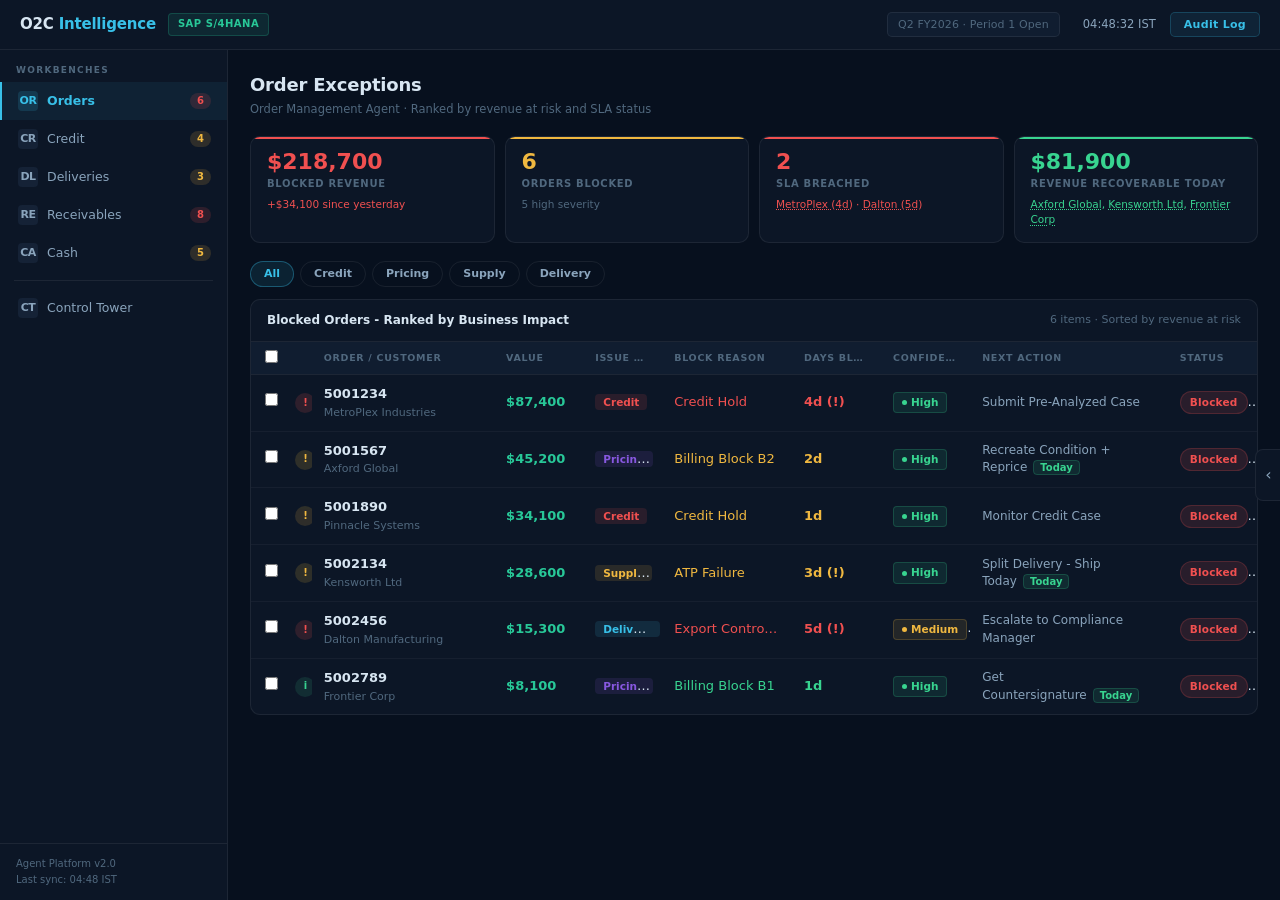
<file: o2c-demo.html>
﻿<!DOCTYPE html>
<html lang="en">
<head>
<meta charset="UTF-8">
<meta name="viewport" content="width=device-width,initial-scale=1">
<title>O2C Intelligence Platform</title>
<style>
/* ─────────────────────────────────────────────────────
   DESIGN TOKENS
───────────────────────────────────────────────────── */
:root{
  --bg:#07101e;
  --panel:#0c1626;
  --panel2:#101d30;
  --panel3:#152236;
  --line:rgba(255,255,255,0.07);
  --line2:rgba(255,255,255,0.04);
  --text:#d8e6f2;
  --text2:#8aa4bc;
  --muted:#50687e;
  --red:#f05050;
  --amber:#f0b840;
  --green:#38d490;
  --cyan:#38c0e8;
  --teal:#28c898;
  --blue:#4888f0;
  --purple:#8858e0;
  --orange:#f07030;
  --red-bg:rgba(240,80,80,0.1);
  --amber-bg:rgba(240,184,64,0.1);
  --green-bg:rgba(56,212,144,0.1);
  --cyan-bg:rgba(56,192,232,0.08);
  --nav-w:228px;
  --topbar-h:50px;
  --drawer-w:440px;
}

/* ─────────────────────────────────────────────────────
   RESET + BASE
───────────────────────────────────────────────────── */
*{box-sizing:border-box;margin:0;padding:0;}
html,body{height:100%;overflow:hidden;font-family:'Inter',system-ui,-apple-system,sans-serif;background:var(--bg);color:var(--text);font-size:13px;line-height:1.45;}
button,select,input,textarea{font-family:inherit;}

/* ─────────────────────────────────────────────────────
   APP SHELL
───────────────────────────────────────────────────── */
#app{display:flex;flex-direction:column;height:100vh;}
#topbar{height:var(--topbar-h);background:var(--panel);border-bottom:1px solid var(--line);display:flex;align-items:center;justify-content:space-between;padding:0 20px;flex-shrink:0;z-index:100;}
#body{display:flex;flex:1;overflow:hidden;}
#nav{width:var(--nav-w);background:var(--panel);border-right:1px solid var(--line);display:flex;flex-direction:column;flex-shrink:0;}
#content{flex:1;overflow-y:auto;padding:22px;transition:flex .3s cubic-bezier(.4,0,.2,1),opacity .25s ease,padding .3s,min-width .3s;}
#content.drawer-open{flex:0 0 0;min-width:0;overflow:hidden;padding:0;opacity:0;pointer-events:none;}
#content.drawer-open.table-visible{flex:1;min-width:0;overflow-y:auto;padding:22px;opacity:1;pointer-events:auto;margin-right:var(--drawer-w);}

/* ─────────────────────────────────────────────────────
   TOP BAR
───────────────────────────────────────────────────── */
.tb-brand{display:flex;align-items:center;gap:12px;}
.tb-logo{font-size:15px;font-weight:800;letter-spacing:-.2px;color:var(--text);}
.tb-logo em{color:var(--cyan);font-style:normal;}
.tb-sap{font-size:10px;font-weight:700;letter-spacing:.5px;color:var(--teal);background:rgba(40,200,152,0.1);border:1px solid rgba(40,200,152,0.22);border-radius:4px;padding:3px 9px;}
.tb-right{display:flex;align-items:center;gap:14px;}
.tb-period{font-size:11px;color:var(--muted);background:var(--panel2);border:1px solid var(--line);border-radius:5px;padding:4px 10px;letter-spacing:.1px;}
.tb-clock{font-size:11.5px;color:var(--text2);font-variant-numeric:tabular-nums;min-width:82px;text-align:right;}
.tb-audit{font-size:11px;font-weight:700;color:var(--cyan);background:var(--cyan-bg);border:1px solid rgba(56,192,232,0.22);border-radius:5px;padding:5px 13px;cursor:pointer;letter-spacing:.3px;transition:background .15s;}
.tb-audit:hover{background:rgba(56,192,232,0.15);}

/* ─────────────────────────────────────────────────────
   LEFT NAV
───────────────────────────────────────────────────── */
.nav-section-lbl{font-size:9px;font-weight:700;text-transform:uppercase;letter-spacing:1.3px;color:var(--muted);padding:14px 16px 5px;}
.nav-item{display:flex;align-items:center;gap:9px;padding:9px 16px;cursor:pointer;transition:background .12s,color .12s;color:var(--text2);font-size:12.5px;font-weight:500;border-left:2px solid transparent;user-select:none;}
.nav-item:hover{background:var(--panel2);color:var(--text);}
.nav-item.active{background:rgba(56,192,232,0.07);color:var(--cyan);border-left-color:var(--cyan);font-weight:600;}
.nav-icon{font-size:11px;font-weight:800;width:20px;height:20px;border-radius:4px;background:var(--panel3);display:flex;align-items:center;justify-content:center;flex-shrink:0;letter-spacing:-.5px;}
.nav-item.active .nav-icon{background:rgba(56,192,232,0.15);color:var(--cyan);}
.nav-badge{margin-left:auto;background:rgba(240,80,80,0.15);color:var(--red);font-size:10px;font-weight:700;border-radius:10px;padding:1px 7px;min-width:20px;text-align:center;}
.nav-badge.warn{background:rgba(240,184,64,0.15);color:var(--amber);}
.nav-badge.ok{background:rgba(56,212,144,0.12);color:var(--green);}
.nav-divider{height:1px;background:var(--line);margin:8px 14px;}
.nav-footer{margin-top:auto;padding:12px 16px;font-size:10px;color:var(--muted);border-top:1px solid var(--line);line-height:1.6;}

/* ─────────────────────────────────────────────────────
   SCREENS
───────────────────────────────────────────────────── */
.screen{display:none;}
.screen.active{display:block;}

/* ─────────────────────────────────────────────────────
   WORKBENCH HEADER
───────────────────────────────────────────────────── */
.wb-head{display:flex;align-items:flex-start;justify-content:space-between;margin-bottom:18px;}
.wb-title{font-size:18px;font-weight:800;color:var(--text);letter-spacing:-.2px;}
.wb-sub{font-size:11.5px;color:var(--muted);margin-top:3px;}
.wb-toolbar{display:flex;gap:8px;align-items:center;}

/* ─────────────────────────────────────────────────────
   KPI STRIP
───────────────────────────────────────────────────── */
.kpi-strip{display:grid;gap:10px;margin-bottom:18px;}
.kpi-card{background:var(--panel);border:1px solid var(--line);border-radius:10px;padding:14px 16px;position:relative;overflow:hidden;}
.kpi-card::after{content:'';position:absolute;top:0;left:0;right:0;height:2px;background:var(--kpi-accent,var(--line));}
.kpi-val{font-size:22px;font-weight:800;line-height:1;margin-bottom:4px;}
.kpi-label{font-size:10px;color:var(--muted);text-transform:uppercase;letter-spacing:.7px;font-weight:700;}
.kpi-delta{font-size:10.5px;margin-top:6px;}
.kpi-delta.up{color:var(--red);}
.kpi-delta.dn{color:var(--green);}
.kpi-delta.flat{color:var(--muted);}

/* ─────────────────────────────────────────────────────
   TABLE PANEL
───────────────────────────────────────────────────── */
.tpanel{background:var(--panel);border:1px solid var(--line);border-radius:10px;overflow:hidden;}
.tpanel-head{display:flex;align-items:center;justify-content:space-between;padding:12px 16px;border-bottom:1px solid var(--line);}
.tpanel-title{font-size:12px;font-weight:700;color:var(--text);}
.tpanel-meta{font-size:11px;color:var(--muted);}
.data-table{width:100%;max-width:1100px;border-collapse:collapse;table-layout:fixed;}
.data-table th{font-size:9.5px;font-weight:700;text-transform:uppercase;letter-spacing:.7px;color:var(--muted);padding:9px 12px;text-align:left;border-bottom:1px solid var(--line);background:var(--panel2);white-space:nowrap;overflow:hidden;text-overflow:ellipsis;}
.data-table td{padding:10px 12px;border-bottom:1px solid var(--line2);vertical-align:middle;overflow:hidden;text-overflow:ellipsis;white-space:nowrap;}
.data-table td:nth-child(3),.data-table td:nth-child(9){white-space:normal;}
.data-table th:nth-child(1),.data-table td:nth-child(1){width:36px;}
.data-table th:nth-child(2),.data-table td:nth-child(2){width:28px;}
.data-table th:nth-child(3),.data-table td:nth-child(3){width:180px;}
.data-table th:nth-child(4),.data-table td:nth-child(4){width:88px;}
.data-table th:nth-child(5),.data-table td:nth-child(5){width:78px;}
.data-table th:nth-child(6),.data-table td:nth-child(6){width:128px;}
.data-table th:nth-child(7),.data-table td:nth-child(7){width:88px;}
.data-table th:nth-child(8),.data-table td:nth-child(8){width:88px;}
.data-table th:nth-child(9),.data-table td:nth-child(9){width:195px;}
.data-table th:nth-child(10),.data-table td:nth-child(10){width:88px;}
/* Credit table column overrides */
#credit-table td:nth-child(3),#credit-table td:nth-child(9){white-space:nowrap;}
#credit-table td:nth-child(2),#credit-table td:nth-child(8){white-space:normal;}
#credit-table th:nth-child(1),#credit-table td:nth-child(1){width:28px;}
#credit-table th:nth-child(2),#credit-table td:nth-child(2){width:168px;}
#credit-table th:nth-child(3),#credit-table td:nth-child(3){width:138px;}
#credit-table th:nth-child(4),#credit-table td:nth-child(4){width:65px;}
#credit-table th:nth-child(5),#credit-table td:nth-child(5){width:105px;}
#credit-table th:nth-child(6),#credit-table td:nth-child(6){width:95px;}
#credit-table th:nth-child(7),#credit-table td:nth-child(7){width:135px;}
#credit-table th:nth-child(8),#credit-table td:nth-child(8){width:185px;}
#credit-table th:nth-child(9),#credit-table td:nth-child(9){width:108px;}
/* Delivery table column overrides */
#delivery-table td:nth-child(3),#delivery-table td:nth-child(9){white-space:nowrap;}
#delivery-table td:nth-child(2),#delivery-table td:nth-child(8){white-space:normal;}
#delivery-table th:nth-child(1),#delivery-table td:nth-child(1){width:28px;}
#delivery-table th:nth-child(2),#delivery-table td:nth-child(2){width:162px;}
#delivery-table th:nth-child(3),#delivery-table td:nth-child(3){width:88px;}
#delivery-table th:nth-child(4),#delivery-table td:nth-child(4){width:90px;}
#delivery-table th:nth-child(5),#delivery-table td:nth-child(5){width:72px;}
#delivery-table th:nth-child(6),#delivery-table td:nth-child(6){width:138px;}
#delivery-table th:nth-child(7),#delivery-table td:nth-child(7){width:128px;}
#delivery-table th:nth-child(8),#delivery-table td:nth-child(8){width:188px;}
#delivery-table th:nth-child(9),#delivery-table td:nth-child(9){width:106px;}
/* Receivables table column overrides */
#rec-table td:nth-child(2),#rec-table td:nth-child(8){white-space:normal;}
#rec-table th:nth-child(1),#rec-table td:nth-child(1){width:28px;}
#rec-table th:nth-child(2),#rec-table td:nth-child(2){width:172px;}
#rec-table th:nth-child(3),#rec-table td:nth-child(3){width:88px;}
#rec-table th:nth-child(4),#rec-table td:nth-child(4){width:98px;}
#rec-table th:nth-child(5),#rec-table td:nth-child(5){width:76px;}
#rec-table th:nth-child(6),#rec-table td:nth-child(6){width:86px;}
#rec-table th:nth-child(7),#rec-table td:nth-child(7){width:112px;}
#rec-table th:nth-child(8),#rec-table td:nth-child(8){width:190px;}
#rec-table th:nth-child(9),#rec-table td:nth-child(9){width:94px;}
/* Cash table column overrides */
#cash-table td:nth-child(2),#cash-table td:nth-child(8){white-space:normal;}
#cash-table th:nth-child(1),#cash-table td:nth-child(1){width:28px;}
#cash-table th:nth-child(2),#cash-table td:nth-child(2){width:172px;}
#cash-table th:nth-child(3),#cash-table td:nth-child(3){width:88px;}
#cash-table th:nth-child(4),#cash-table td:nth-child(4){width:98px;}
#cash-table th:nth-child(5),#cash-table td:nth-child(5){width:76px;}
#cash-table th:nth-child(6),#cash-table td:nth-child(6){width:86px;}
#cash-table th:nth-child(7),#cash-table td:nth-child(7){width:112px;}
#cash-table th:nth-child(8),#cash-table td:nth-child(8){width:190px;}
#cash-table th:nth-child(9),#cash-table td:nth-child(9){width:94px;}
.data-table tbody tr{cursor:pointer;transition:background .1s;}
.data-table tbody tr:hover{background:rgba(255,255,255,0.025);}
.data-table tbody tr.selected{background:rgba(56,192,232,0.05);}
.data-table tbody tr.acted{opacity:.5;pointer-events:none;}
.data-table tbody tr:last-child td{border-bottom:none;}
.td-num{font-size:12.5px;font-weight:700;color:var(--text);}
.td-sub{font-size:11px;color:var(--muted);margin-top:1px;}

/* ─────────────────────────────────────────────────────
   FILTER CHIPS
───────────────────────────────────────────────────── */
.filter-bar{display:flex;gap:6px;flex-wrap:wrap;margin-bottom:12px;}
.fchip{font-size:11px;font-weight:600;padding:4px 13px;border-radius:20px;cursor:pointer;border:1px solid var(--line);color:var(--text2);background:transparent;transition:all .12s;user-select:none;}
.fchip:hover{border-color:rgba(56,192,232,.4);color:var(--cyan);}
.fchip.active{background:rgba(56,192,232,0.1);border-color:rgba(56,192,232,0.35);color:var(--cyan);}

/* ─────────────────────────────────────────────────────
   BULK BAR
───────────────────────────────────────────────────── */
.bulk-bar{display:none;align-items:center;gap:8px;padding:8px 14px;background:rgba(56,192,232,0.05);border:1px solid rgba(56,192,232,0.15);border-radius:8px;margin-bottom:10px;}
.bulk-bar.visible{display:flex;}
.bulk-count{font-size:12px;font-weight:700;color:var(--cyan);margin-right:4px;}
.bulk-btn{font-size:11.5px;font-weight:600;padding:5px 12px;border-radius:6px;border:1px solid var(--line);color:var(--text2);background:var(--panel2);cursor:pointer;transition:all .12s;}
.bulk-btn:hover{border-color:var(--cyan);color:var(--cyan);}
.bulk-clear{margin-left:auto;font-size:11px;color:var(--muted);cursor:pointer;padding:3px 6px;border-radius:4px;}
.bulk-clear:hover{color:var(--red);}

/* ─────────────────────────────────────────────────────
   PILLS (status)
───────────────────────────────────────────────────── */
.pill{display:inline-flex;align-items:center;font-size:10.5px;font-weight:700;padding:3px 9px;border-radius:20px;letter-spacing:.2px;white-space:nowrap;}
.pill-blocked{background:rgba(240,80,80,0.12);color:var(--red);border:1px solid rgba(240,80,80,0.2);}
.pill-review{background:rgba(240,184,64,0.12);color:var(--amber);border:1px solid rgba(240,184,64,0.2);}
.pill-submitted{background:rgba(56,192,232,0.1);color:var(--cyan);border:1px solid rgba(56,192,232,0.2);}
.pill-approved,.pill-released{background:rgba(56,212,144,0.1);color:var(--green);border:1px solid rgba(56,212,144,0.18);}
.pill-overridden{background:rgba(136,88,224,0.12);color:var(--purple);border:1px solid rgba(136,88,224,0.2);}
.pill-deferred{background:rgba(80,104,126,0.15);color:var(--muted);border:1px solid var(--line);}
.pill-pending{background:rgba(240,184,64,0.1);color:var(--amber);border:1px solid rgba(240,184,64,0.2);}

/* ─────────────────────────────────────────────────────
   CONFIDENCE BADGES
───────────────────────────────────────────────────── */
.conf{display:inline-flex;align-items:center;gap:4px;font-size:10.5px;font-weight:700;padding:2px 8px;border-radius:4px;}
.conf::before{content:'';display:inline-block;width:5px;height:5px;border-radius:50%;background:currentColor;flex-shrink:0;}
.conf-h{background:rgba(56,212,144,0.1);color:var(--green);border:1px solid rgba(56,212,144,0.2);}
.conf-m{background:rgba(240,184,64,0.1);color:var(--amber);border:1px solid rgba(240,184,64,0.2);}
.conf-l{background:rgba(240,80,80,0.1);color:var(--red);border:1px solid rgba(240,80,80,0.2);}

/* ─────────────────────────────────────────────────────
   EXECUTION MODE BADGES
───────────────────────────────────────────────────── */
.execm{font-size:10px;font-weight:600;padding:2px 8px;border-radius:4px;letter-spacing:.2px;white-space:nowrap;}
.execm-direct{background:rgba(56,212,144,0.1);color:var(--green);}
.execm-review{background:rgba(240,184,64,0.1);color:var(--amber);}
.execm-approval{background:rgba(56,192,232,0.1);color:var(--cyan);}

/* ─────────────────────────────────────────────────────
   ISSUE TYPE TAGS
───────────────────────────────────────────────────── */
.itag{font-size:10.5px;font-weight:700;padding:2px 8px;border-radius:4px;white-space:nowrap;}
.itag-credit{background:rgba(240,80,80,0.12);color:var(--red);}
.itag-pricing{background:rgba(136,88,224,0.12);color:var(--purple);}
.itag-supply{background:rgba(240,184,64,0.12);color:var(--amber);}
.itag-delivery{background:rgba(56,192,232,0.12);color:var(--cyan);}
.itag-billing{background:rgba(240,112,48,0.12);color:var(--orange);}
.itag-data{background:rgba(80,104,126,0.15);color:var(--text2);}
.itag-compliance{background:rgba(240,80,80,0.12);color:var(--red);}
.itag-dispute{background:rgba(240,112,48,0.12);color:var(--orange);}
.itag-orders{background:rgba(56,192,232,0.1);color:var(--cyan);}
.itag-receivables{background:rgba(240,112,48,0.12);color:var(--orange);}
.itag-cash{background:rgba(56,212,144,0.1);color:var(--green);}

/* ─────────────────────────────────────────────────────
   SEVERITY INDICATOR DOT
───────────────────────────────────────────────────── */
.sev{display:inline-flex;align-items:center;justify-content:center;width:20px;height:20px;border-radius:50%;font-size:10px;font-weight:800;cursor:default;position:relative;flex-shrink:0;}
.sev-h{background:rgba(240,80,80,0.15);color:var(--red);}
.sev-m{background:rgba(240,184,64,0.15);color:var(--amber);}
.sev-l{background:rgba(56,212,144,0.12);color:var(--green);}
.sev[data-tip]:hover::after{content:attr(data-tip);position:absolute;left:24px;top:50%;transform:translateY(-50%);background:#070f1c;border:1px solid var(--line);border-radius:6px;padding:5px 10px;font-size:11px;color:var(--text);white-space:nowrap;z-index:500;pointer-events:none;font-weight:400;}

/* ─────────────────────────────────────────────────────
   OBSERVABILITY UNDERLINE + TOOLTIP
───────────────────────────────────────────────────── */
.obs{border-bottom:1px dotted rgba(56,192,232,0.5);cursor:help;position:relative;display:inline;}
.obs:hover::after{content:attr(data-tip);position:absolute;left:0;top:calc(100% + 4px);background:#070f1c;border:1px solid var(--line);border-radius:6px;padding:6px 10px;font-size:11px;color:var(--text);white-space:normal;max-width:240px;line-height:1.45;z-index:600;pointer-events:none;}

/* ─────────────────────────────────────────────────────
   CHECKBOX CELL
───────────────────────────────────────────────────── */
.cb-cell{width:32px!important;padding:0 0 0 14px!important;}
.cb-cell input[type=checkbox]{accent-color:var(--cyan);width:13px;height:13px;cursor:pointer;}

/* ─────────────────────────────────────────────────────
   DECISION DRAWER
───────────────────────────────────────────────────── */
#drawer{position:fixed;top:var(--topbar-h);right:0;width:var(--drawer-w);height:calc(100vh - var(--topbar-h));background:var(--panel);border-left:1px solid var(--line);display:flex;flex-direction:column;transform:translateX(100%);transition:transform .3s cubic-bezier(.4,0,.2,1),width .3s cubic-bezier(.4,0,.2,1);z-index:200;overflow:visible;}
#drawer.open{transform:translateX(0);width:calc(100vw - var(--nav-w));}
#drawer.open.narrow{width:var(--drawer-w);}
.dw-tab-toggle{position:absolute;left:-26px;top:50%;transform:translateY(-50%);width:26px;height:52px;background:var(--panel);border:1px solid var(--line);border-right:none;border-radius:8px 0 0 8px;cursor:pointer;color:var(--text2);font-size:16px;display:flex;align-items:center;justify-content:center;transition:background .15s,color .15s;line-height:1;padding-bottom:1px;}
.dw-tab-toggle:hover{background:var(--panel3);color:var(--cyan);}
.dw-head{padding:14px 16px 12px;border-bottom:1px solid var(--line);flex-shrink:0;}
.dw-agent{font-size:9.5px;font-weight:700;text-transform:uppercase;letter-spacing:1px;color:var(--cyan);margin-bottom:3px;}
.dw-title-row{display:flex;align-items:flex-start;justify-content:space-between;gap:8px;}
.dw-title{font-size:14px;font-weight:700;color:var(--text);line-height:1.3;}
.dw-close{background:none;border:none;color:var(--muted);cursor:pointer;font-size:16px;padding:2px 6px;border-radius:4px;line-height:1;flex-shrink:0;margin-top:1px;}
.dw-close:hover{background:var(--panel2);color:var(--red);}
.dw-body{flex:1;overflow-y:auto;padding:16px;}
.dw-foot{padding:12px 16px;border-top:1px solid var(--line);flex-shrink:0;}
.dw-btns{display:flex;gap:6px;flex-wrap:wrap;}

/* Drawer - meta row */
.dw-meta{display:flex;align-items:center;gap:8px;flex-wrap:wrap;margin-bottom:14px;padding-bottom:12px;border-bottom:1px solid var(--line2);}
.dw-val{font-size:20px;font-weight:800;color:var(--teal);}

/* Drawer - decision block */
.dw-decision{background:rgba(56,192,232,0.05);border:1px solid rgba(56,192,232,0.16);border-radius:9px;padding:12px 14px;margin-bottom:12px;}
.dw-dec-lbl{font-size:9px;font-weight:700;text-transform:uppercase;letter-spacing:1px;color:var(--cyan);margin-bottom:5px;}
.dw-dec-text{font-size:13px;font-weight:500;color:var(--text);line-height:1.55;margin-bottom:7px;}
.dw-impact{font-size:11.5px;color:var(--amber);line-height:1.4;}

/* Drawer - context grid */
.dw-ctx{display:grid;grid-template-columns:repeat(4,1fr);gap:6px;margin-bottom:12px;}
.dw-ctx-cell{background:var(--panel2);border:1px solid var(--line);border-radius:7px;padding:8px 6px;text-align:center;}
.dw-ctx-v{font-size:11px;font-weight:700;line-height:1.3;}
.dw-ctx-l{font-size:9px;color:var(--muted);margin-top:2px;text-transform:uppercase;letter-spacing:.4px;}

/* Drawer - diagnosis block */
.dw-diag{border-left:2px solid var(--line);padding:8px 12px;margin-bottom:12px;background:rgba(255,255,255,0.015);border-radius:0 6px 6px 0;}
.dw-diag-lbl{font-size:9.5px;font-weight:700;text-transform:uppercase;letter-spacing:1px;color:var(--muted);margin-bottom:5px;}
.dw-diag-w{font-size:12px;color:var(--text);line-height:1.5;margin-bottom:3px;}
.dw-diag-i{font-size:11.5px;color:var(--text2);line-height:1.4;font-style:italic;}

/* Drawer - rationale section */
.dw-sect{margin-bottom:12px;}
.dw-sect-lbl{font-size:9.5px;font-weight:700;text-transform:uppercase;letter-spacing:1px;color:var(--muted);margin-bottom:7px;}
.dw-rat-item{display:flex;gap:8px;padding:6px 0;border-bottom:1px solid var(--line2);font-size:12px;color:var(--text2);line-height:1.5;}
.dw-rat-item:last-child{border:none;}
.dw-rat-item::before{content:">";color:var(--cyan);flex-shrink:0;font-weight:700;}

/* Drawer - SAP workflow hint */
.dw-workflow{font-size:11px;color:var(--muted);padding:8px 12px;background:rgba(255,255,255,0.02);border:1px solid var(--line);border-radius:7px;line-height:1.6;margin-top:10px;}
.dw-workflow b{color:var(--text2);}

/* Drawer - SAP Probes */
.sap-probes{margin:10px 0 6px;}
.sap-probe-lbl{font-size:10px;font-weight:700;letter-spacing:.06em;color:var(--muted);text-transform:uppercase;margin-bottom:6px;}
.sap-probe-row{display:flex;align-items:center;gap:8px;padding:4px 0;border-bottom:1px solid var(--line2);font-size:11.5px;}
.sap-probe-row:last-child{border-bottom:none;}
.sap-probe-key{color:var(--text2);flex:1;}
.sap-probe-val{font-weight:600;font-size:11px;}
.sap-probe-found{color:var(--green);}
.sap-probe-partial{color:var(--amber);}
.sap-probe-none{color:var(--muted);}
.sap-probe-later{color:var(--cyan);}
.sap-probe-blocked{color:var(--red);}

/* Drawer - Options Grid */
.opts-grid{display:flex;flex-direction:column;gap:7px;margin:8px 0 4px;}
.opt-row{border:1px solid var(--line);border-radius:8px;padding:10px 12px;position:relative;}
.opt-rec{border-color:rgba(56,212,144,0.35);background:rgba(56,212,144,0.04);}
.opt-head{display:flex;align-items:center;gap:8px;margin-bottom:5px;}
.opt-id{font-size:10px;font-weight:700;color:var(--muted);background:var(--panel3);padding:1px 6px;border-radius:4px;flex-shrink:0;}
.opt-label{font-size:12px;font-weight:600;color:var(--text);flex:1;line-height:1.3;}
.opt-score{font-size:11px;font-weight:700;padding:2px 7px;border-radius:10px;flex-shrink:0;}
.opt-score-h{color:var(--green);background:rgba(56,212,144,0.12);}
.opt-score-m{color:var(--amber);background:rgba(240,184,64,0.12);}
.opt-score-l{color:var(--red);background:rgba(240,80,80,0.12);}
.opt-rec-tag{font-size:9px;font-weight:700;letter-spacing:.05em;text-transform:uppercase;color:var(--green);background:rgba(56,212,144,0.15);padding:2px 6px;border-radius:4px;position:absolute;top:8px;right:10px;}
.opt-detail{font-size:11.5px;color:var(--text2);line-height:1.55;}
.opt-tradeoff{font-size:11px;color:var(--muted);margin-top:4px;font-style:italic;}
.opt-row[data-opt]{cursor:pointer;transition:border-color .15s,background .15s;}
.opt-row[data-opt]:hover{background:rgba(255,255,255,0.02);}
.opt-row.opt-active{border-color:rgba(56,192,232,0.5);background:rgba(56,192,232,0.04);}
.opt-row.opt-active.opt-rec{border-color:rgba(56,212,144,0.5);background:rgba(56,212,144,0.05);}
.opt-sel-indicator{width:14px;height:14px;border-radius:50%;border:2px solid var(--line2);flex-shrink:0;transition:all .15s;display:inline-block;margin-right:2px;}
.opt-row.opt-active .opt-sel-indicator{border-color:var(--cyan);background:var(--cyan);box-shadow:0 0 0 3px rgba(56,192,232,0.15);}
.opt-row.opt-active.opt-rec .opt-sel-indicator{border-color:var(--green);background:var(--green);box-shadow:0 0 0 3px rgba(56,212,144,0.15);}

/* Drawer - Feedback Loop */
.feedback-loop{background:rgba(72,136,240,0.07);border:1px solid rgba(72,136,240,0.2);border-radius:7px;padding:8px 12px;margin-top:8px;}
.feedback-lbl{font-size:9.5px;font-weight:700;letter-spacing:.07em;text-transform:uppercase;color:var(--blue);margin-bottom:4px;}
.feedback-text{font-size:11.5px;color:var(--text2);line-height:1.55;}

/* Drawer - expandable details */
.dw-exp-btn{background:none;border:none;color:var(--cyan);font-size:11.5px;cursor:pointer;padding:5px 0;font-family:inherit;display:block;margin-top:2px;}
.dw-exp-btn:hover{text-decoration:underline;}
.dw-exp-body{padding-top:8px;font-size:12px;color:var(--text2);line-height:1.6;}

/* ─────────────────────────────────────────────────────
   ACTION BUTTONS (drawer)
───────────────────────────────────────────────────── */
.btn{border:none;border-radius:7px;font-size:12px;font-weight:600;cursor:pointer;padding:9px 12px;transition:all .15s;font-family:inherit;flex:1;min-width:0;}
.btn-primary{background:rgba(56,192,232,0.12);color:var(--cyan);border:1px solid rgba(56,192,232,0.24);}
.btn-primary:hover{background:rgba(56,192,232,0.2);}
.btn-secondary{background:rgba(255,255,255,0.05);color:var(--text2);border:1px solid var(--line);}
.btn-secondary:hover{background:rgba(255,255,255,0.09);}
.btn-warn{background:rgba(240,184,64,0.08);color:var(--amber);border:1px solid rgba(240,184,64,0.2);}
.btn-warn:hover{background:rgba(240,184,64,0.16);}
.btn-ghost{background:transparent;color:var(--muted);border:1px solid var(--line);font-size:11.5px;}
.btn-ghost:hover{color:var(--text2);background:var(--panel2);}
.btn:disabled{opacity:.35;cursor:not-allowed;}

/* Small utility buttons (toolbar etc.) */
.btn-sm{padding:5px 11px;font-size:11.5px;font-weight:600;border-radius:6px;border:1px solid var(--line);background:var(--panel2);color:var(--text2);cursor:pointer;transition:all .12s;}
.btn-sm:hover{border-color:var(--cyan);color:var(--cyan);}

/* ─────────────────────────────────────────────────────
   TOAST
───────────────────────────────────────────────────── */
#toast{position:fixed;bottom:24px;left:50%;transform:translateX(-50%) translateY(80px);background:var(--panel2);border:1px solid var(--line);border-radius:10px;padding:12px 18px;min-width:290px;max-width:420px;display:flex;gap:12px;align-items:flex-start;opacity:0;transition:opacity .25s,transform .25s;z-index:1000;box-shadow:0 8px 32px rgba(0,0,0,.45);}
#toast.show{opacity:1;transform:translateX(-50%) translateY(0);}
.t-icon{width:22px;height:22px;border-radius:50%;display:flex;align-items:center;justify-content:center;font-size:11px;font-weight:800;flex-shrink:0;margin-top:1px;}
.t-ok{background:var(--green-bg);color:var(--green);}
.t-warn{background:var(--amber-bg);color:var(--amber);}
.t-info{background:var(--cyan-bg);color:var(--cyan);}
#toast-msg{font-size:12.5px;font-weight:600;color:var(--text);}
#toast-sub{font-size:11.5px;color:var(--text2);margin-top:2px;line-height:1.4;}

/* ─────────────────────────────────────────────────────
   AUDIT TRAIL OVERLAY
───────────────────────────────────────────────────── */
#audit-overlay{position:fixed;inset:0;background:rgba(7,16,30,.72);backdrop-filter:blur(3px);z-index:300;display:none;align-items:flex-end;}
#audit-overlay.open{display:flex;}
#audit-panel{background:var(--panel);width:100%;height:76vh;border-top:1px solid var(--line);border-radius:16px 16px 0 0;display:flex;flex-direction:column;transform:translateY(100%);transition:transform .3s cubic-bezier(.4,0,.2,1);}
#audit-overlay.open #audit-panel{transform:translateY(0);}
.aud-head{display:flex;align-items:center;justify-content:space-between;padding:16px 20px;border-bottom:1px solid var(--line);flex-shrink:0;}
.aud-head-title{font-size:14px;font-weight:700;}
.aud-head-sub{font-size:11px;color:var(--muted);margin-top:2px;}
.aud-close{background:none;border:none;color:var(--muted);cursor:pointer;font-size:16px;padding:4px 8px;border-radius:5px;}
.aud-close:hover{color:var(--red);background:var(--panel2);}
.aud-filters{display:flex;gap:8px;align-items:center;padding:10px 20px;border-bottom:1px solid var(--line);flex-shrink:0;flex-wrap:wrap;}
.aud-sel{background:var(--panel2);border:1px solid var(--line);color:var(--text2);border-radius:5px;padding:5px 9px;font-size:11.5px;cursor:pointer;outline:none;}
.aud-sel:focus{border-color:var(--cyan);}
.aud-count{margin-left:auto;font-size:11px;color:var(--muted);}
.aud-body{flex:1;overflow-y:auto;}
.aud-table{width:100%;border-collapse:collapse;}
.aud-table th{font-size:9.5px;font-weight:700;text-transform:uppercase;letter-spacing:.6px;color:var(--muted);padding:8px 14px;border-bottom:1px solid var(--line);background:var(--panel2);text-align:left;white-space:nowrap;}
.aud-table td{padding:10px 14px;border-bottom:1px solid var(--line2);font-size:12px;vertical-align:top;}
.aud-table tbody tr:hover{background:rgba(255,255,255,0.02);}
.aud-empty{text-align:center;padding:32px!important;color:var(--muted);}

/* ─────────────────────────────────────────────────────
   OVERRIDE DIALOG
───────────────────────────────────────────────────── */
#override-dlg{position:fixed;inset:0;background:rgba(7,16,30,.78);z-index:400;display:none;align-items:center;justify-content:center;}
#override-dlg.open{display:flex;}
.od-card{background:var(--panel);border:1px solid var(--line);border-radius:12px;padding:22px;width:370px;box-shadow:0 16px 48px rgba(0,0,0,.5);}
.od-title{font-size:14px;font-weight:700;margin-bottom:4px;}
.od-sub{font-size:11.5px;color:var(--muted);margin-bottom:14px;line-height:1.5;}
.od-textarea{width:100%;background:var(--panel2);border:1px solid var(--line);border-radius:7px;color:var(--text);font-size:12.5px;padding:10px;resize:vertical;min-height:82px;outline:none;line-height:1.5;}
.od-textarea:focus{border-color:var(--cyan);}
.od-foot{display:flex;gap:8px;margin-top:12px;}

/* ─────────────────────────────────────────────────────
   PLACEHOLDER SCREENS (replaced each iteration)
───────────────────────────────────────────────────── */
.wip-screen{display:flex;flex-direction:column;align-items:center;justify-content:center;height:64vh;gap:10px;}
.wip-icon{font-size:28px;font-weight:800;color:var(--muted);opacity:.4;}
.wip-label{font-size:15px;font-weight:700;color:var(--muted);}
.wip-sub{font-size:12px;color:var(--muted);opacity:.55;}

/* ─────────────────────────────────────────────────────
   UTILITY
───────────────────────────────────────────────────── */
.text-red{color:var(--red);}
.text-amber{color:var(--amber);}
.text-green{color:var(--green);}
.text-cyan{color:var(--cyan);}
.text-muted{color:var(--muted);}
.text-teal{color:var(--teal);}
.fw7{font-weight:700;}
.fw8{font-weight:800;}
.fs11{font-size:11px;}
.fs12{font-size:12px;}
.lh15{line-height:1.5;}
</style>
</head>
<body>
<div id="app">

<!-- ══════════════════════════════════════════════════════
     TOP BAR
═══════════════════════════════════════════════════════ -->
<div id="topbar">
  <div class="tb-brand">
    <div class="tb-logo">O2C <em>Intelligence</em></div>
    <div class="tb-sap">SAP S/4HANA</div>
  </div>
  <div class="tb-right">
    <div class="tb-period" id="period-lbl">Q2 FY2026 &middot; Period 1 Open</div>
    <div class="tb-clock" id="clock">--:--:-- IST</div>
    <button class="tb-audit" onclick="openAudit()">Audit Log</button>
  </div>
</div>

<!-- ══════════════════════════════════════════════════════
     BODY
═══════════════════════════════════════════════════════ -->
<div id="body">

  <!-- LEFT NAV ─────────────────────────────────────── -->
  <nav id="nav">
    <div class="nav-section-lbl">Workbenches</div>

    <div class="nav-item active" data-screen="orders" onclick="showScreen('orders',this)">
      <span class="nav-icon">OR</span>
      Orders
      <span class="nav-badge" id="badge-orders">6</span>
    </div>
    <div class="nav-item" data-screen="credit" onclick="showScreen('credit',this)">
      <span class="nav-icon">CR</span>
      Credit
      <span class="nav-badge warn" id="badge-credit">4</span>
    </div>
    <div class="nav-item" data-screen="deliveries" onclick="showScreen('deliveries',this)">
      <span class="nav-icon">DL</span>
      Deliveries
      <span class="nav-badge warn" id="badge-deliveries">3</span>
    </div>
    <div class="nav-item" data-screen="receivables" onclick="showScreen('receivables',this)">
      <span class="nav-icon">RE</span>
      Receivables
      <span class="nav-badge" id="badge-receivables">8</span>
    </div>
    <div class="nav-item" data-screen="cash" onclick="showScreen('cash',this)">
      <span class="nav-icon">CA</span>
      Cash
      <span class="nav-badge warn" id="badge-cash">5</span>
    </div>

    <div class="nav-divider"></div>

    <div class="nav-item" data-screen="tower" onclick="showScreen('tower',this)">
      <span class="nav-icon">CT</span>
      Control Tower
    </div>

    <div class="nav-footer">
      Agent Platform v2.0<br>
      Last sync: <span id="last-sync">--:--</span> IST
    </div>
  </nav>

  <!-- MAIN CONTENT ─────────────────────────────────── -->
  <main id="content">

    <div id="screen-orders" class="screen active">
      <div class="wb-head">
        <div>
          <div class="wb-title">Order Exceptions</div>
          <div class="wb-sub">Order Management Agent &middot; Ranked by revenue at risk and SLA status</div>
        </div>
      </div>
      <div class="kpi-strip" style="grid-template-columns:repeat(4,1fr)">
        <div class="kpi-card" style="--kpi-accent:var(--red)">
          <div class="kpi-val text-red">$218,700</div>
          <div class="kpi-label">Blocked Revenue</div>
          <div class="kpi-delta up">+$34,100 since yesterday</div>
        </div>
        <div class="kpi-card" style="--kpi-accent:var(--amber)">
          <div class="kpi-val text-amber" id="kpi-orders-blocked">6</div>
          <div class="kpi-label">Orders Blocked</div>
          <div class="kpi-delta flat">5 high severity</div>
        </div>
        <div class="kpi-card" style="--kpi-accent:var(--red)">
          <div class="kpi-val text-red">2</div>
          <div class="kpi-label">SLA Breached</div>
          <div class="kpi-delta up"><span onclick="openOrder(0)" style="cursor:pointer;text-decoration:underline;text-decoration-style:dotted;">MetroPlex (4d)</span> &middot; <span onclick="openOrder(4)" style="cursor:pointer;text-decoration:underline;text-decoration-style:dotted;">Dalton (5d)</span></div>
        </div>
        <div class="kpi-card" style="--kpi-accent:var(--green)">
          <div class="kpi-val text-green">$81,900</div>
          <div class="kpi-label">Revenue Recoverable Today</div>
          <div class="kpi-delta dn"><span onclick="openOrder(1)" style="cursor:pointer;text-decoration:underline;text-decoration-style:dotted;">Axford Global</span>, <span onclick="openOrder(3)" style="cursor:pointer;text-decoration:underline;text-decoration-style:dotted;">Kensworth Ltd</span>, <span onclick="openOrder(5)" style="cursor:pointer;text-decoration:underline;text-decoration-style:dotted;">Frontier Corp</span></div>
        </div>
      </div>
      <div class="bulk-bar" id="orders-bulk">
        <span class="bulk-count" id="orders-bulk-count">0 selected</span>
        <button class="bulk-btn" onclick="orderBulkAction('assign')">Assign Owner</button>
        <button class="bulk-btn" onclick="orderBulkAction('approve')">Send for Approval</button>
        <button class="bulk-btn" onclick="orderBulkAction('review')">Mark for Review</button>
        <span class="bulk-clear" onclick="orderClearSel()">Clear X</span>
      </div>
      <div class="filter-bar">
        <div class="fchip active" onclick="orderFilter(this,'all')">All</div>
        <div class="fchip" onclick="orderFilter(this,'credit')">Credit</div>
        <div class="fchip" onclick="orderFilter(this,'pricing')">Pricing</div>
        <div class="fchip" onclick="orderFilter(this,'supply')">Supply</div>
        <div class="fchip" onclick="orderFilter(this,'delivery')">Delivery</div>
      </div>
      <div class="tpanel">
        <div class="tpanel-head">
          <div class="tpanel-title">Blocked Orders - Ranked by Business Impact</div>
          <div class="tpanel-meta">6 items &middot; Sorted by revenue at risk</div>
        </div>
        <table class="data-table" id="orders-table">
          <thead>
            <tr>
              <th class="cb-cell"><input type="checkbox" id="orders-sel-all" onchange="orderToggleAll(this)"></th>
              <th></th>
              <th>Order / Customer</th>
              <th>Value</th>
              <th>Issue Type</th>
              <th>Block Reason</th>
              <th>Days Blocked</th>
              <th>Confidence</th>
              <th>Next Action</th>
              <th>Status</th>
            </tr>
          </thead>
          <tbody id="orders-tbody"></tbody>
        </table>
      </div>
    </div>

    <div id="screen-credit" class="screen">
      <div class="wb-head">
        <div>
          <div class="wb-title">Credit Risk Workbench</div>
          <div class="wb-sub">Credit Risk Agent &middot; Monitored accounts ranked by exposure overage and payment risk</div>
        </div>
      </div>
      <div class="kpi-strip" style="grid-template-columns:repeat(4,1fr)">
        <div class="kpi-card" style="--kpi-accent:var(--red)">
          <div class="kpi-val text-red">$78,500</div>
          <div class="kpi-label">Overdue AR (&gt;30d)</div>
          <div class="kpi-delta up">Across 3 accounts</div>
        </div>
        <div class="kpi-card" style="--kpi-accent:var(--amber)">
          <div class="kpi-val text-amber">3</div>
          <div class="kpi-label">Accounts Over Limit</div>
          <div class="kpi-delta flat">MetroPlex 135% &middot; Thornfield 112% &middot; Pinnacle 105%</div>
        </div>
        <div class="kpi-card" style="--kpi-accent:var(--cyan)">
          <div class="kpi-val text-cyan">1</div>
          <div class="kpi-label">FSCM Cases Open</div>
          <div class="kpi-delta flat">FSCM-2026-0441 &middot; Pinnacle Systems</div>
        </div>
        <div class="kpi-card" style="--kpi-accent:var(--amber)">
          <div class="kpi-val text-amber">2</div>
          <div class="kpi-label">Action Required Today</div>
          <div class="kpi-delta up">MetroPlex (SLA breached) &middot; Thornfield (5d flagged)</div>
        </div>
      </div>
      <div class="filter-bar">
        <div class="fchip active" onclick="creditFilter(this,'all')">All</div>
        <div class="fchip" onclick="creditFilter(this,'overlimit')">Over Limit</div>
        <div class="fchip" onclick="creditFilter(this,'fscm')">FSCM Active</div>
        <div class="fchip" onclick="creditFilter(this,'watch')">Watch</div>
      </div>
      <div class="tpanel">
        <div class="tpanel-head">
          <div class="tpanel-title">Credit Risk Queue - Monitored Accounts</div>
          <div class="tpanel-meta">4 accounts &middot; Ranked by exposure overage</div>
        </div>
        <table class="data-table" id="credit-table">
          <thead>
            <tr>
              <th></th>
              <th>Customer / Segment</th>
              <th>Exposure vs Limit</th>
              <th>Util %</th>
              <th>Overdue AR</th>
              <th>Risk Score</th>
              <th>FSCM Case</th>
              <th>Next Action</th>
              <th>Status</th>
            </tr>
          </thead>
          <tbody id="credit-tbody"></tbody>
        </table>
      </div>
    </div>

    <div id="screen-deliveries" class="screen">
      <div class="wb-head">
        <div>
          <div class="wb-title">Delivery Execution Workbench</div>
          <div class="wb-sub">Delivery Execution Agent &middot; Blocked deliveries ranked by ship date urgency and revenue at risk</div>
        </div>
      </div>
      <div class="kpi-strip" style="grid-template-columns:repeat(4,1fr)">
        <div class="kpi-card" style="--kpi-accent:var(--red)">
          <div class="kpi-val text-red">$103,800</div>
          <div class="kpi-label">Revenue at Risk</div>
          <div class="kpi-delta up">Across 3 blocked deliveries</div>
        </div>
        <div class="kpi-card" style="--kpi-accent:var(--red)">
          <div class="kpi-val text-red">1</div>
          <div class="kpi-label">Ship Today (Critical)</div>
          <div class="kpi-delta up">Hartwell Group &middot; $52,400 &middot; 40 units</div>
        </div>
        <div class="kpi-card" style="--kpi-accent:var(--amber)">
          <div class="kpi-val text-amber">2</div>
          <div class="kpi-label">Overdue Shipments</div>
          <div class="kpi-delta flat">Nexon Pharma (1d) &middot; Vantage Corp (1d)</div>
        </div>
        <div class="kpi-card" style="--kpi-accent:var(--cyan)">
          <div class="kpi-val text-cyan">3</div>
          <div class="kpi-label">Customer Commits at Risk</div>
          <div class="kpi-delta flat">WM &middot; Quality &middot; Logistics root causes</div>
        </div>
      </div>
      <div class="filter-bar">
        <div class="fchip active" onclick="deliveryFilter(this,'all')">All</div>
        <div class="fchip" onclick="deliveryFilter(this,'warehouse')">Warehouse</div>
        <div class="fchip" onclick="deliveryFilter(this,'quality')">Quality</div>
        <div class="fchip" onclick="deliveryFilter(this,'logistics')">Logistics</div>
      </div>
      <div class="tpanel">
        <div class="tpanel-head">
          <div class="tpanel-title">Blocked Deliveries - Ranked by Ship Date Urgency</div>
          <div class="tpanel-meta">3 deliveries &middot; $103,800 at risk</div>
        </div>
        <table class="data-table" id="delivery-table">
          <thead>
            <tr>
              <th></th>
              <th>Delivery / Customer</th>
              <th>Value</th>
              <th>Ship Date</th>
              <th>Overdue</th>
              <th>Block Reason</th>
              <th>Stage Blocked</th>
              <th>Next Action</th>
              <th>Status</th>
            </tr>
          </thead>
          <tbody id="delivery-tbody"></tbody>
        </table>
      </div>
    </div>

    <div id="screen-receivables" class="screen">
      <div class="wb-head">
        <div>
          <div class="wb-title">Receivables Workbench</div>
          <div class="wb-sub">AR Collections Agent &middot; Disputes, deductions, dunning and credit notes ranked by DSO impact</div>
        </div>
      </div>
      <div class="kpi-strip" style="grid-template-columns:repeat(4,1fr)">
        <div class="kpi-card" style="--kpi-accent:var(--red)">
          <div class="kpi-val text-red">$75,000</div>
          <div class="kpi-label">Overdue AR in Queue</div>
          <div class="kpi-delta up">5 items requiring action</div>
        </div>
        <div class="kpi-card" style="--kpi-accent:var(--amber)">
          <div class="kpi-val text-amber">2</div>
          <div class="kpi-label">Open Disputes</div>
          <div class="kpi-delta flat">Frontier Corp &middot; Vantage Corp deduction</div>
        </div>
        <div class="kpi-card" style="--kpi-accent:var(--red)">
          <div class="kpi-val text-red">1</div>
          <div class="kpi-label">Dunning Escalation</div>
          <div class="kpi-delta up">Galveston Partners 67d &middot; legal threshold</div>
        </div>
        <div class="kpi-card" style="--kpi-accent:var(--green)">
          <div class="kpi-val text-green">$218</div>
          <div class="kpi-label">Write-off Candidates</div>
          <div class="kpi-delta dn">7 residuals &middot; systemic root cause identified</div>
        </div>
      </div>
      <div class="filter-bar">
        <div class="fchip active" onclick="recFilter(this,'all')">All</div>
        <div class="fchip" onclick="recFilter(this,'dispute')">Dispute</div>
        <div class="fchip" onclick="recFilter(this,'dunning')">Dunning</div>
        <div class="fchip" onclick="recFilter(this,'credit')">Credit Note</div>
        <div class="fchip" onclick="recFilter(this,'writeoff')">Write-off</div>
      </div>
      <div class="tpanel">
        <div class="tpanel-head">
          <div class="tpanel-title">AR Exception Queue - Ranked by DSO Impact</div>
          <div class="tpanel-meta">5 items &middot; $75,218 total</div>
        </div>
        <table class="data-table" id="rec-table">
          <thead>
            <tr>
              <th></th>
              <th>Customer / Invoice</th>
              <th>Amount</th>
              <th>Issue Type</th>
              <th>Days Overdue</th>
              <th>Confidence</th>
              <th>SAP Tx</th>
              <th>Next Action</th>
              <th>Status</th>
            </tr>
          </thead>
          <tbody id="rec-tbody"></tbody>
        </table>
      </div>
    </div>

    <div id="screen-cash" class="screen">
      <div class="wb-head">
        <div>
          <div class="wb-title">Cash Application Workbench</div>
          <div class="wb-sub">Cash Application Agent &middot; Unallocated, misapplied and on-account payments ranked by DSO impact</div>
        </div>
      </div>
      <div class="kpi-strip" style="grid-template-columns:repeat(4,1fr)">
        <div class="kpi-card" style="--kpi-accent:var(--red)">
          <div class="kpi-val text-red">$61,700</div>
          <div class="kpi-label">Unallocated Cash</div>
          <div class="kpi-delta up">3 items pending allocation</div>
        </div>
        <div class="kpi-card" style="--kpi-accent:var(--amber)">
          <div class="kpi-val text-amber">1</div>
          <div class="kpi-label">Misapplied Payment</div>
          <div class="kpi-delta up">Midlands Trading &middot; wrong customer account</div>
        </div>
        <div class="kpi-card" style="--kpi-accent:var(--cyan)">
          <div class="kpi-val text-cyan">$34,200</div>
          <div class="kpi-label">EBS Auto-Match Failure</div>
          <div class="kpi-delta flat">Hargreaves Ltd &middot; combinatorial match found</div>
        </div>
        <div class="kpi-card" style="--kpi-accent:var(--green)">
          <div class="kpi-val text-green">$5,600</div>
          <div class="kpi-label">Recoverable Today</div>
          <div class="kpi-delta dn">Brentford Corp &middot; delivery note resolves hold</div>
        </div>
      </div>
      <div class="filter-bar">
        <div class="fchip active" onclick="cashFilter(this,'all')">All</div>
        <div class="fchip" onclick="cashFilter(this,'unallocated')">Unallocated</div>
        <div class="fchip" onclick="cashFilter(this,'misapplied')">Misapplied</div>
        <div class="fchip" onclick="cashFilter(this,'onaccount')">On-Account</div>
      </div>
      <div class="tpanel">
        <div class="tpanel-head">
          <div class="tpanel-title">Cash Exception Queue - Ranked by DSO Impact</div>
          <div class="tpanel-meta">3 items &middot; $71,700 in unresolved cash</div>
        </div>
        <table class="data-table" id="cash-table">
          <thead>
            <tr>
              <th></th>
              <th>Customer / Reference</th>
              <th>Amount</th>
              <th>Issue Type</th>
              <th>Days Open</th>
              <th>Confidence</th>
              <th>SAP Tx</th>
              <th>Next Action</th>
              <th>Status</th>
            </tr>
          </thead>
          <tbody id="cash-tbody"></tbody>
        </table>
      </div>
    </div>

    <div id="screen-tower" class="screen">
      <div class="wip-screen">
        <div class="wip-icon">CT</div>
        <div class="wip-label">Control Tower</div>
        <div class="wip-sub">Coming in Iteration 7</div>
      </div>
    </div>

  </main>
</div><!-- /#body -->

<!-- ══════════════════════════════════════════════════════
     DECISION DRAWER
═══════════════════════════════════════════════════════ -->
<aside id="drawer">
  <button class="dw-tab-toggle" id="dw-tab-toggle" onclick="toggleDrawerTable()" title="Show table alongside">&#8249;</button>
  <div class="dw-head">
    <div class="dw-agent" id="dw-agent">Agent</div>
    <div class="dw-title-row">
      <div class="dw-title" id="dw-title">--</div>
      <button class="dw-close" onclick="closeDrawer()">X</button>
    </div>
  </div>
  <div class="dw-body" id="dw-body"></div>
  <div class="dw-foot">
    <div class="dw-btns" id="dw-btns"></div>
  </div>
</aside>

<!-- ══════════════════════════════════════════════════════
     AUDIT TRAIL OVERLAY
═══════════════════════════════════════════════════════ -->
<div id="audit-overlay">
  <div id="audit-panel">
    <div class="aud-head">
      <div>
        <div class="aud-head-title">Action Audit Trail</div>
        <div class="aud-head-sub">All agent recommendations, executions, approvals, and overrides</div>
      </div>
      <button class="aud-close" onclick="closeAudit()">X</button>
    </div>
    <div class="aud-filters">
      <select class="aud-sel" id="aud-wb" onchange="renderAudit()">
        <option value="">All Workbenches</option>
        <option value="Orders">Orders</option>
        <option value="Credit">Credit</option>
        <option value="Deliveries">Deliveries</option>
        <option value="Receivables">Receivables</option>
        <option value="Cash">Cash</option>
      </select>
      <select class="aud-sel" id="aud-mode" onchange="renderAudit()">
        <option value="">All Execution Modes</option>
        <option value="Execute Action">Execute Action</option>
        <option value="Execute with Review">Execute with Review</option>
        <option value="Request Approval">Request Approval</option>
      </select>
      <select class="aud-sel" id="aud-status" onchange="renderAudit()">
        <option value="">All Statuses</option>
        <option value="Submitted">Submitted</option>
        <option value="Approved">Approved</option>
        <option value="Overridden">Overridden</option>
        <option value="Deferred">Deferred</option>
        <option value="Pending">Pending</option>
      </select>
      <div class="aud-count" id="aud-count">0 entries</div>
    </div>
    <div class="aud-body">
      <table class="aud-table">
        <thead>
          <tr>
            <th>Timestamp</th>
            <th>Workbench</th>
            <th>Entity</th>
            <th>Agent Recommendation</th>
            <th>User Action</th>
            <th>Agent Action Taken</th>
            <th>Confidence</th>
            <th>Execution Mode</th>
            <th>Status</th>
            <th>Pending With</th>
            <th>Actioned By</th>
          </tr>
        </thead>
        <tbody id="aud-tbody"></tbody>
      </table>
    </div>
  </div>
</div>

<!-- ══════════════════════════════════════════════════════
     OVERRIDE DIALOG
═══════════════════════════════════════════════════════ -->
<div id="override-dlg">
  <div class="od-card">
    <div class="od-title">Override with Reason</div>
    <div class="od-sub">This override will be logged in the audit trail with your justification. It cannot be undone.</div>
    <textarea class="od-textarea" id="override-input" placeholder="Enter business justification for override..."></textarea>
    <div class="od-foot">
      <button class="btn btn-warn" style="flex:1" onclick="confirmOverride()">Confirm Override</button>
      <button class="btn btn-secondary" style="flex:1" onclick="cancelOverride()">Cancel</button>
    </div>
  </div>
</div>

<!-- ══════════════════════════════════════════════════════
     TOAST
═══════════════════════════════════════════════════════ -->
<div id="toast">
  <div class="t-icon" id="t-icon"></div>
  <div>
    <div id="toast-msg"></div>
    <div id="toast-sub"></div>
  </div>
</div>

<script>
// ════════════════════════════════════════════════════════
// AUDIT LOG - data model
// ════════════════════════════════════════════════════════
const auditLog = [];

function logAudit(e) {
  auditLog.unshift({
    ts: new Date(),
    workbench: e.workbench || '',
    entity: e.entity || '',
    rec: e.rec || '',
    userAction: e.userAction || '',
    agentAction: e.agentAction || '',
    confidence: e.confidence || '',
    execMode: e.execMode || '',
    status: e.status || '',
    pendingWith: e.pendingWith || 'N/A',
    by: e.by || 'System'
  });
}

function renderAudit() {
  const wb = document.getElementById('aud-wb').value;
  const mode = document.getElementById('aud-mode').value;
  const st = document.getElementById('aud-status').value;
  const rows = auditLog.filter(e =>
    (!wb || e.workbench === wb) &&
    (!mode || e.execMode === mode) &&
    (!st || e.status === st)
  );
  document.getElementById('aud-count').textContent = rows.length + ' entr' + (rows.length === 1 ? 'y' : 'ies');
  const cmap = { High: 'conf-h', Medium: 'conf-m', Low: 'conf-l' };
  const mmap = { 'Execute Action': 'execm-direct', 'Execute with Review': 'execm-review', 'Request Approval': 'execm-approval' };
  const pmap = { Submitted: 'pill-submitted', Approved: 'pill-approved', Overridden: 'pill-overridden', Deferred: 'pill-deferred', Pending: 'pill-pending', Blocked: 'pill-blocked' };
  document.getElementById('aud-tbody').innerHTML = rows.length === 0
    ? `<tr><td colspan="11" class="aud-empty">No entries match the selected filters</td></tr>`
    : rows.map(e => `
      <tr>
        <td class="text-muted fs11">${fmtTs(e.ts)}</td>
        <td><span class="itag itag-${e.workbench.toLowerCase()}">${e.workbench}</span></td>
        <td class="fw7 fs12">${e.entity}</td>
        <td style="max-width:160px;font-size:11.5px;color:var(--text2);line-height:1.4">${e.rec}</td>
        <td style="font-size:11.5px;color:var(--text);font-weight:600">${e.userAction || '-'}</td>
        <td style="max-width:180px;font-size:11.5px;color:var(--teal);line-height:1.4">${e.agentAction || '-'}</td>
        <td><span class="conf ${cmap[e.confidence] || 'conf-l'}">${e.confidence}</span></td>
        <td><span class="execm ${mmap[e.execMode] || ''}">${e.execMode}</span></td>
        <td><span class="pill ${pmap[e.status] || 'pill-deferred'}">${e.status}</span></td>
        <td style="font-size:11.5px;color:${e.pendingWith && e.pendingWith!=='N/A'?'var(--amber)':'var(--muted)'};font-weight:${e.pendingWith&&e.pendingWith!=='N/A'?'600':'400'}">${e.pendingWith || '-'}</td>
        <td class="fs11 text-muted">${e.by}</td>
      </tr>`).join('');
}

// ════════════════════════════════════════════════════════
// NAVIGATION
// ════════════════════════════════════════════════════════
function showScreen(id, el) {
  document.querySelectorAll('.screen').forEach(s => s.classList.remove('active'));
  document.querySelectorAll('.nav-item').forEach(n => n.classList.remove('active'));
  const sc = document.getElementById('screen-' + id);
  if (sc) sc.classList.add('active');
  const ni = el || document.querySelector(`.nav-item[data-screen="${id}"]`);
  if (ni) ni.classList.add('active');
  closeDrawer();
}

function updateBadge(id, delta) {
  const el = document.getElementById(id);
  if (!el) return;
  const next = Math.max(0, (parseInt(el.textContent) || 0) + delta);
  el.textContent = next;
  if (next === 0) el.style.visibility = 'hidden';
}

// ════════════════════════════════════════════════════════
// DECISION DRAWER
// ════════════════════════════════════════════════════════
let activeRow = null;
let _selectedOpts = {};

function openDrawer(agent, title, bodyHtml, btnsHtml) {
  document.getElementById('dw-agent').textContent = agent;
  document.getElementById('dw-title').textContent = title;
  document.getElementById('dw-body').innerHTML = bodyHtml;
  document.getElementById('dw-btns').innerHTML = btnsHtml;
  const dw = document.getElementById('drawer');
  dw.classList.add('open');
  dw.classList.remove('narrow');
  const content = document.getElementById('content');
  content.classList.add('drawer-open');
  content.classList.remove('table-visible');
  const tab = document.getElementById('dw-tab-toggle');
  tab.innerHTML = '&#8249;';
  tab.title = 'Show table alongside';
  if (activeRow) activeRow.classList.add('selected');
}

function closeDrawer() {
  const dw = document.getElementById('drawer');
  dw.classList.remove('open', 'narrow');
  const content = document.getElementById('content');
  content.classList.remove('drawer-open', 'table-visible');
  if (activeRow) { activeRow.classList.remove('selected'); activeRow = null; }
}

function toggleDrawerTable() {
  const dw = document.getElementById('drawer');
  const content = document.getElementById('content');
  const tab = document.getElementById('dw-tab-toggle');
  const goNarrow = !dw.classList.contains('narrow');
  dw.classList.toggle('narrow', goNarrow);
  content.classList.toggle('table-visible', goNarrow);
  tab.innerHTML = goNarrow ? '&#8250;' : '&#8249;';
  tab.title = goNarrow ? 'Expand drawer' : 'Show table alongside';
}

// ════════════════════════════════════════════════════════
// TOAST
// ════════════════════════════════════════════════════════
let _toastTimer = null;
function showToast(msg, sub, type) {
  type = type || 'ok';
  clearTimeout(_toastTimer);
  document.getElementById('toast-msg').textContent = msg;
  document.getElementById('toast-sub').textContent = sub || '';
  const ic = document.getElementById('t-icon');
  ic.className = 't-icon t-' + type;
  ic.textContent = type === 'ok' ? 'OK' : type === 'warn' ? '!' : 'i';
  document.getElementById('toast').classList.add('show');
  _toastTimer = setTimeout(() => document.getElementById('toast').classList.remove('show'), 4200);
}

// ════════════════════════════════════════════════════════
// AUDIT TRAIL PANEL
// ════════════════════════════════════════════════════════
function openAudit() {
  renderAudit();
  document.getElementById('audit-overlay').classList.add('open');
}
function closeAudit() {
  document.getElementById('audit-overlay').classList.remove('open');
}

// ════════════════════════════════════════════════════════
// OVERRIDE DIALOG
// ════════════════════════════════════════════════════════
let _overrideCb = null;
function openOverride(cb) {
  _overrideCb = cb;
  document.getElementById('override-input').value = '';
  document.getElementById('override-input').style.borderColor = '';
  document.getElementById('override-dlg').classList.add('open');
}
function confirmOverride() {
  const reason = document.getElementById('override-input').value.trim();
  if (!reason) { document.getElementById('override-input').style.borderColor = 'var(--red)'; return; }
  document.getElementById('override-dlg').classList.remove('open');
  if (_overrideCb) _overrideCb(reason);
}
function cancelOverride() {
  document.getElementById('override-dlg').classList.remove('open');
}

// ════════════════════════════════════════════════════════
// CLOCK
// ════════════════════════════════════════════════════════
function updateClock() {
  const ist = new Date(new Date().toLocaleString('en-US', { timeZone: 'Asia/Kolkata' }));
  const h = String(ist.getHours()).padStart(2, '0');
  const m = String(ist.getMinutes()).padStart(2, '0');
  const s = String(ist.getSeconds()).padStart(2, '0');
  document.getElementById('clock').textContent = h + ':' + m + ':' + s + ' IST';
  document.getElementById('last-sync').textContent = h + ':' + m;
}
setInterval(updateClock, 1000);
updateClock();

// ════════════════════════════════════════════════════════
// SHARED HELPERS  (used by all workbenches)
// ════════════════════════════════════════════════════════
function fmtTs(d) {
  return d.toLocaleDateString('en-GB', { day: '2-digit', month: 'short' })
    + ' ' + d.toLocaleTimeString('en-GB', { hour: '2-digit', minute: '2-digit' });
}

function confBadge(level) {
  const m = { High: 'conf-h', Medium: 'conf-m', Low: 'conf-l' };
  return `<span class="conf ${m[level] || 'conf-l'}">${level}</span>`;
}

function execBadge(mode) {
  const m = { 'Execute Action': 'execm-direct', 'Execute with Review': 'execm-review', 'Request Approval': 'execm-approval' };
  return `<span class="execm ${m[mode] || ''}">${mode}</span>`;
}

function pillFor(status) {
  const m = { Blocked: 'pill-blocked', 'On Hold': 'pill-review', Submitted: 'pill-submitted', Released: 'pill-approved', Approved: 'pill-approved', Overridden: 'pill-overridden', Deferred: 'pill-deferred', Pending: 'pill-pending' };
  return `<span class="pill ${m[status] || 'pill-deferred'}">${status}</span>`;
}

function markActed(tableId, rowId) {
  const r = document.querySelector('#' + tableId + ' tbody tr[data-id="' + rowId + '"]');
  if (r) r.classList.add('acted');
}

function setStatusCell(tableId, rowId, status) {
  const r = document.querySelector('#' + tableId + ' tbody tr[data-id="' + rowId + '"]');
  if (!r) return;
  const cell = r.querySelector('.status-cell');
  if (cell) cell.innerHTML = pillFor(status);
}

// ════════════════════════════════════════════════════════
// ════════════════════════════════════════════════════════
// ORDERS - Order Management Agent
// ════════════════════════════════════════════════════════
const orderData = [
  {ref:'5001234',customer:'MetroPlex Industries',val:'$87,400',days:4,
   issueType:'credit',issueLabel:'Credit',blockReason:'Credit Hold',
   sev:'h',sevTip:'SLA breached 4 days + $35,400 over credit limit + 3 overdue invoices + no payment expected in 30 days',
   confidence:'High',confPct:94,execMode:'Request Approval',
   risk:'High',riskColor:'red',sla:'Breached (4d / 3d)',slaColor:'red',
   owner:'Credit Controller',status:'Blocked',nextAction:'Submit Pre-Analyzed Case',
   decision:'Submit the credit case to the controller with a payment demand for $48,000 overdue AR as the release condition. Full analysis packaged - controller can act immediately.',
   impact:'$87,400 blocked, SLA breached. Paying two of three overdue invoices brings exposure below the limit. Every day without action compounds escalation risk.',
   diagWhat:'Credit check failed: $135,400 exposure vs $100,000 limit, overage $35,400. The breach is driven entirely by $48,000 in overdue AR - the order itself is commercially valid.',
   diagImp:'Payment demand + VKM1 release is the fastest credible path. Same approach resolved a MetroPlex hold in Nov 2025 within 8 days.',
   rationale:[
     '3 overdue invoices totalling $48,000 are the sole driver of the credit limit breach. <span class="obs" data-tip="FBL5N: INV-90234 $18,400 (28 days overdue), INV-90198 $16,200 (21 days overdue), INV-90167 $13,400 (12 days overdue). Payment terms Net 30. No payment promise or dispute flag recorded against any invoice in FSCM.">The order value is not the problem</span> - the overdue AR is. Resolving the AR resolves the block.',
     'Risk score has declined from 41 to 28 since Jan 2026 - the last manual review. <span class="obs" data-tip="FSCM risk score: payment behaviour 35% (score 22), credit utilisation 40% (score 30), days overdue 25% (score 28). Automatic review threshold: 35/100. Score dropped below threshold unnoticed because exposure was under limit in Jan.">The deterioration was not flagged</span> because the annual review cadence did not catch the exposure increase in time.',
     'Credit limit of $100K has not been reviewed since Jan 2026 despite a 42% exposure increase. <span class="obs" data-tip="Exposure Jan 1 2026: $95,200 (under limit). Exposure today: $135,400. Growth: +$40,200 in 3.5 months. Next scheduled annual review: Jan 2027. Annual review cadence is insufficient for a customer with declining payment behaviour.">Annual review cadence is a process gap</span> - flagged to Credit Manager as a separate action item.'
   ],
   sapChecks:[
     {key:'Credit check (UKM_BP) - exposure vs limit',val:'$135,400 vs $100,000 limit',status:'partial'},
     {key:'FBL5N - overdue AR',val:'3 invoices, $48,000 (12-28 days)',status:'partial'},
     {key:'S_ALR_87012178 - payment trend',val:'Risk score 41->28 since Jan 2026',status:'partial'},
     {key:'F-28 history - payments expected',val:'None scheduled in next 30 days',status:'none'},
     {key:'FSCM - open credit cases',val:'No prior open case for MetroPlex',status:'found'},
   ],
   options:[
     {id:'A',label:'Submit pre-analyzed case - demand overdue AR payment as release condition',score:88,tier:'h',rec:true,
      detail:'Pre-analyzed case submitted to the controller via UKM_MY_CREDIT_CASE with full AR aging, exposure breakdown, and Nov 2025 precedent. Controller issues payment demand for overdue invoices. On payment receipt (or commitment), controller releases in VKM1 - SAP removes delivery block.',
      tradeoff:'Fastest credible path. Controller acts without additional research. Requires customer payment commitment - Nov 2025 precedent shows MetroPlex responded within 8 days when payment demand was issued.'},
     {id:'B',label:'Temporary credit limit increase to $140K via UKM_BP',score:62,tier:'m',rec:false,
      detail:'Controller approves a temporary limit uplift to $140K in UKM_BP, releasing this order immediately. Limit resets once overdue AR is cleared and exposure returns to normal.',
      tradeoff:'Unblocks revenue today but releases credit risk without a payment commitment. Increases uninsured exposure reporting obligations. Appropriate only if customer has a confirmed payment plan.'},
     {id:'C',label:'Partial release - ship line items within current credit headroom',score:38,tier:'m',rec:false,
      detail:'Evaluate individual line items for partial release via VKM1. Any sub-total keeping exposure below $100K could ship while the full hold is reviewed.',
      tradeoff:'This order is a single line item - partial release requires a VA02 item quantity split, which adds operational complexity. Customer may object to partial shipment if full order was committed. Low feasibility for this order structure.'},
     {id:'D',label:'Maintain full hold - wait for standard credit queue',score:12,tier:'l',rec:false,
      detail:'No action. Order remains in the credit hold queue until the controller picks it up through normal daily processing.',
      tradeoff:'SLA already breached. No justification for passive wait - the pre-analysis is complete and ready. Each day of delay compounds escalation and customer relationship risk on an $87,400 order.'},
   ],
   feedbackLoop:'MetroPlex had a credit hold in Nov 2025. Controller issued a payment demand for the overdue invoice as release condition - payment received 8 days later, order released via VKM1. Same pattern applies here. Separately flagged: annual credit limit review cadence for MetroPlex is insufficient given declining risk score trend - Credit Manager should change to quarterly review with automated trigger at score below 35/100.',
   workflow:'Agent submits pre-analyzed case to controller (UKM_MY_CREDIT_CASE) -> Controller issues payment demand for overdue AR ($48,000) -> Customer commits to payment plan -> Controller approves release (VKM1) -> SAP removes delivery block -> Order proceeds to outbound delivery (VL01N)',
   details:'Credit check at order save evaluated total open exposure (open orders + overdue AR) against credit limit in segment 1000 (UKM_BP). Exposure: $87,400 (this order) + $48,000 (overdue AR) = $135,400 vs $100,000 limit. Overage: $35,400.<br><br>FBL5N identified three overdue invoices: INV-90234 ($18,400, 28 days), INV-90198 ($16,200, 21 days), INV-90167 ($13,400, 12 days). All on Net 30 terms. No dispute flag, no payment promise, no deduction recorded in FSCM against any of these invoices.<br><br>S_ALR_87012178 payment trend: risk score dropped from 41/100 to 28/100 since Jan 2026. The automatic review threshold is 35/100, but the decline was missed because exposure was under limit in January and no interim review was triggered. The annual review cadence is the root process gap here.<br><br>VKM1 is the correct SAP transaction to release SD documents blocked by credit once the controller approves. VKM3 handles delivery-level credit blocks. This order is blocked at the sales document level, so VKM1 applies.<br><br>Scoring criteria: payment recovery likelihood (40%), speed to unblock (30%), credit risk to business (20%), operational complexity (10%). Option A scores 88: precedent-backed, low complexity, controller has everything needed. Option B scores 62: fast but increases uninsured exposure without commitment. Option C scores 38: operationally complex for a single-line order. Option D scores 12: SLA already breached, passive wait is indefensible.'},

  {ref:'5001567',customer:'Axford Global',val:'$45,200',days:2,
   issueType:'pricing',issueLabel:'Pricing',blockReason:'Billing Block B2',
   sev:'m',sevTip:'PR00 condition record expired + $45,200 uninvoiced + 2 other open orders at risk + SLA breach tomorrow',
   confidence:'High',confPct:97,execMode:'Execute with Review',
   risk:'Medium',riskColor:'amber',sla:'At Risk (2d / 3d)',slaColor:'amber',
   owner:'Pricing Team',status:'Blocked',nextAction:'Recreate Condition + Reprice',
   decision:'Option A: recreate the PR00 condition record for M-4421 with validity extended to Sep 30 2026 (matching the framework agreement), carry out new pricing in VA02, and release billing block B2. Systemic fix - resolves this order and prevents the same block recurring on 2 other open orders for the same material.',
   impact:'$45,200 cannot be invoiced. SLA breach falls tomorrow. Two other open orders for M-4421 ($22,200) will hit the same billing block when they reach invoicing unless the condition record is extended now.',
   diagWhat:'PR00 condition record for M-4421 expired Apr 13, 2026 (VK13 confirmed). SAP found no valid record at billing, applied a $0 price per procedure ZDOM01, and auto-set billing block B2 ("Price Incomplete"). Framework agreement 4500012 confirms $70.00/unit valid through Sep 30 2026 - the expiry is an administrative oversight, not a price change. VA05 identified 2 additional open orders for M-4421 at risk ($22,200 total).',
   diagImp:'The commercial agreement is intact - only the condition record expired due to an administrative oversight at contract renewal. Recreating the record and carrying out new pricing in VA02 restores the correct price and clears the block. Extending validity to Sep 30 2026 fixes all three affected orders simultaneously.',
   rationale:[
     'PR00 condition record for M-4421 expired Apr 13 - SAP found no valid record at billing and applied a $0 price. <span class="obs" data-tip="Condition type PR00, material M-4421. Valid to Apr 13, 2026 (confirmed via VK13). Pricing procedure ZDOM01: no valid PR00 = $0 net price, billing block B2 auto-set. Framework agreement 4500012 was renewed Apr 1 but the condition record validity was not extended - administrative oversight at contract renewal.">This is an administrative gap</span>, not a commercial dispute - the agreed price of $70.00/unit is unchanged.',
     'Framework agreement 4500012 confirms $70.00/unit and is valid through Sep 30 2026. <span class="obs" data-tip="Agreement 4500012, Axford Global, Apr 1 - Sep 30 2026. Covers material M-4421 at $70.00/unit. Condition record validity was not extended to match the agreement renewal - a process gap in contract administration, not a pricing change.">Recreating the condition record</span> to match agreement validity resolves this order and any others on the same material.',
     'Two additional open orders for M-4421 will hit the same billing block at invoicing. <span class="obs" data-tip="VA05 query: order 5001598 ($12,400, not yet invoiced) and order 5001612 ($9,800, not yet at billing stage). Both carry the same expired PR00 exposure. Extending the condition record to Sep 30 2026 now prevents both from blocking - no additional action needed for those orders.">Extending validity to Sep 30 2026 now</span> prevents $22,200 in additional billing blocks before they occur.'
   ],
   sapChecks:[
     {key:'VK13 - PR00 condition record, M-4421',val:'Expired Apr 13, 2026',status:'partial'},
     {key:'Agreement 4500012 - agreed price',val:'$70.00/unit valid to Sep 30 2026',status:'found'},
     {key:'VA05 - other open orders for M-4421',val:'2 orders at risk ($22,200 total)',status:'partial'},
     {key:'OVAH - billing block B2 definition',val:'Price Incomplete - auto-set by ZDOM01',status:'found'},
     {key:'Pricing procedure ZDOM01 - fallback',val:'$0 net price when no valid condition',status:'found'},
   ],
   options:[
     {id:'A',label:'Recreate PR00 to Sep 30 2026 + reprice + release block',score:92,tier:'h',rec:true,
      detail:'Create new PR00 condition record for M-4421 in VK11, validity Apr 14 - Sep 30 2026 at $70.00/unit. Carry out new pricing in VA02 (conditions tab -> Update -> pricing type B). Remove billing block B2 in VA02 billing tab. All 3 affected orders repriced in one action.',
      tradeoff:'Slightly more effort than a single-order fix, but eliminates recurrence risk for the 2 other open orders ($22,200). One action resolves three problems - strongly preferred.'},
     {id:'B',label:'Recreate PR00 for today only + reprice this order',score:64,tier:'m',rec:false,
      detail:'Create a short-validity condition record (Apr 14-16 only) in VK11 and carry out new pricing in VA02 for this order. Remove billing block B2 via VA02 billing tab.',
      tradeoff:'Fixes this order but leaves the 2 other open orders exposed to the same billing block at invoicing. Incomplete fix requiring a second intervention.'},
     {id:'C',label:'Manual price entry in VA02 - bypass condition record',score:38,tier:'m',rec:false,
      detail:'Enter $70.00/unit directly on the line item in VA02 without recreating the condition record. Depending on ZDOM01 tolerance config, this may trigger billing block B1 (manual deviation) in addition to B2.',
      tradeoff:'Does not fix the underlying condition record - other orders remain exposed. Manual price entry creates an audit trail complexity and may re-trigger a separate deviation block depending on tolerance rules.'},
     {id:'D',label:'Defer to pricing team standard queue',score:11,tier:'l',rec:false,
      detail:'Route to the pricing team through standard ticket process with no immediate SAP action.',
      tradeoff:'SLA breach is tomorrow - no time for standard queue resolution. Two additional orders remain at risk while waiting. No justification for deferral when the fix is a straightforward condition record recreation.'},
   ],
   feedbackLoop:'Second PR00 condition record expiry for Axford Global in Q1 2026 - M-3310 expired Feb 28, resolved in 2 days. Root cause is the same both times: framework agreement renewals do not automatically extend the associated condition records. Flagged to Pricing Manager: configure a 30-day condition record expiry alert tied to framework agreement validity in SAP to prevent recurrence across all customers.',
   workflow:'Create new PR00 condition record for M-4421, validity to Sep 30 2026 (VK11) -> Carry out new pricing in VA02 conditions tab (pricing type B) -> Remove billing block B2 in VA02 billing tab -> Order released for invoicing (VF01)',
   details:'VK13 confirmed: PR00 condition record for M-4421 expired Apr 13 2026. No successor record exists. SAP pricing procedure ZDOM01 found no valid PR00 at billing, applied a $0 net price, and auto-set billing block B2 ("Price Incomplete"). Framework agreement 4500012 (Apr 1 - Sep 30 2026) confirms $70.00/unit - the expiry was an administrative oversight, not a price change.<br><br>VA05 identified two additional open orders for M-4421 at risk: order 5001598 ($12,400) and order 5001612 ($9,800). Neither has reached invoicing yet, but both carry the same expired PR00 exposure. Extending the condition record to Sep 30 2026 in Option A resolves all three simultaneously at no additional effort.<br><br>Correct repricing in SAP: VA02 -> item conditions tab -> Update button -> pricing type B ("Carry out new pricing"). This re-runs the pricing procedure with the now-valid PR00 record and recalculates the correct net price. Billing block B2 is then removed in the VA02 billing document tab. VF01 creates the invoice once the block is cleared.<br><br>Note: VKM3 is not applicable here - VKM3 releases credit-blocked deliveries, not pricing billing blocks. VKM1 is similarly for credit releases only. Billing block B2 is released exclusively via VA02.<br><br>Scoring: completeness of fix across affected orders (40%), speed to unblock this order (30%), recurrence risk (20%), effort (10%). Option A: 92 - fixes all 3 orders, prevents recurrence. Option B: 64 - fixes this order, leaves 2 exposed. Option C: 38 - creates audit complexity, no record fix. Option D: 11 - SLA breach certain.'},

  {ref:'5001890',customer:'Pinnacle Systems',val:'$34,100',days:1,
   issueType:'credit',issueLabel:'Credit',blockReason:'Credit Hold',
   sev:'m',sevTip:'4.6% over credit limit + zero overdue AR + active FSCM case under review - low risk, likely same-day resolution',
   confidence:'High',confPct:91,execMode:'Request Approval',
   risk:'Medium',riskColor:'amber',sla:'Within SLA (1d / 3d)',slaColor:'green',
   owner:'Credit Controller - J. Mehta',status:'Blocked',nextAction:'Monitor Credit Case',
   decision:'Do not release from Orders workbench. FSCM credit case FSCM-2026-0441 is under active review by J. Mehta - releasing independently bypasses the control framework. Key context for controller: this is a volume accumulation breach with zero overdue AR, consistent with Pinnacle\'s seasonal pattern. Same-day resolution is likely.',
   impact:'Releasing independently via VA02 would bypass FSCM controls and create an audit gap. With zero overdue AR and a 4.6% overage, the credit risk here is low - but the process control must be respected.',
   diagWhat:'Credit check failed: $52,300 total open exposure vs $50,000 limit, overage $2,300 (4.6%). FSCM case FSCM-2026-0441 is already open and assigned to J. Mehta. FBL5N shows zero overdue invoices - the entire overage is from open order accumulation, not unpaid AR.',
   diagImp:'This is a volume-driven breach, not a payment behaviour issue. Pinnacle has no overdue invoices - they are simply a high-volume customer operating close to their credit limit. The FSCM case is the correct resolution path; independent release from Orders would duplicate and undermine that process.',
   rationale:[
     'FSCM credit case FSCM-2026-0441 is already open and under active review. <span class="obs" data-tip="Case FSCM-2026-0441 opened Apr 15, 13:40. Assigned to Credit Controller J. Mehta. Status: Under Review. Releasing this order independently via VA02 would create a parallel action outside the FSCM framework - audit gap and control bypass.">Releasing from Orders bypasses this process</span> entirely and creates an audit compliance gap.',
     'Zero overdue AR for Pinnacle Systems - the $2,300 overage is entirely from open order accumulation. <span class="obs" data-tip="FBL5N query: no overdue invoices for Pinnacle Systems. All open AR is within payment terms. Exposure breakdown: $34,100 (this order) + $18,200 (other open orders) = $52,300 vs $50,000 limit. No payment behaviour risk - this is a volume issue.">This is not a credit risk concern</span> - it is a credit limit calibration issue for a high-volume customer.',
     'Pinnacle has operated near their credit limit in Feb 2026 with the same pattern. <span class="obs" data-tip="Feb 2026: similar volume-driven breach, zero overdue AR. Controller approved a temporary limit increase within 4 hours. Limit may need a structural upward revision given Pinnacle\'s consistent order volume growth. Flagged to Credit Manager.">Same-day resolution is likely</span> based on prior precedent - controller has full context in the FSCM case.'
   ],
   sapChecks:[
     {key:'UKM_BP - credit exposure vs limit',val:'$52,300 vs $50,000 (4.6% over)',status:'partial'},
     {key:'FBL5N - overdue AR',val:'Zero overdue invoices',status:'found'},
     {key:'FSCM case FSCM-2026-0441',val:'Open - assigned to J. Mehta, Apr 15',status:'found'},
     {key:'Exposure breakdown',val:'$34,100 this order + $18,200 other open orders',status:'partial'},
     {key:'Credit limit - last reviewed',val:'Mar 2026 (recently reviewed)',status:'found'},
   ],
   options:[
     {id:'A',label:'Do not release - let FSCM case run its course',score:91,tier:'h',rec:true,
      detail:'Monitor FSCM case FSCM-2026-0441. Controller J. Mehta has full context. Once approved in UKM_MY_CREDIT_CASE, the delivery block is removed via VKM1 (or auto-release if FSCM workflow is configured). SLA has 2 days remaining - no urgency to act here.',
      tradeoff:'No SAP action from Orders workbench. Correct control path maintained. Audit trail intact. Estimated resolution: same day based on Feb 2026 precedent.'},
     {id:'B',label:'Notify controller to expedite - flag as time-sensitive',score:65,tier:'m',rec:false,
      detail:'Send a prioritization note to J. Mehta referencing this order value ($34,100) and the 2-day SLA window. No SAP action taken - purely a coordination step to accelerate the FSCM review.',
      tradeoff:'Appropriate if SLA approaches 3 days without resolution. Premature today - case was opened yesterday and is actively under review.'},
     {id:'C',label:'Override - release independently via VA02',score:8,tier:'l',rec:false,
      detail:'Remove the delivery block directly in VA02, bypassing the active FSCM credit case.',
      tradeoff:'Not recommended under any circumstance while an active FSCM case is open. Creates an audit gap, undermines the credit control framework, and could result in a compliance finding. FSCM case would remain open in a conflicted state.'},
   ],
   feedbackLoop:'Pinnacle Systems had an identical pattern in Feb 2026 - volume-driven credit limit breach, zero overdue AR, resolved by controller within 4 hours via a temporary limit increase in UKM_BP. Structural observation: Pinnacle\'s order volume has grown consistently - their $50,000 credit limit was set in Mar 2026 and may already be under-calibrated. Credit Manager has been flagged to review the limit against current run-rate.',
   workflow:'Monitor FSCM case FSCM-2026-0441 (J. Mehta) -> Controller approves in UKM_MY_CREDIT_CASE -> Delivery block removed via VKM1 (or FSCM auto-release if configured) -> Order proceeds to outbound delivery (VL01N)',
   details:'Credit check at order save evaluated total open exposure (open orders) against credit limit in segment 1000 (UKM_BP). Exposure: $34,100 (this order) + $18,200 (other open orders) = $52,300 vs $50,000 limit. Overage: $2,300 (4.6%).<br><br>FBL5N confirms zero overdue AR for Pinnacle Systems. This is a volume accumulation breach - Pinnacle pays on time but operates at high order volumes relative to their credit limit. Payment behaviour risk is low; the breach is a limit calibration issue.<br><br>FSCM case FSCM-2026-0441 was opened Apr 15 at 13:40 and assigned to controller J. Mehta. The case is under active review. Releasing this order independently via VA02 while the case is open would create an audit gap - the control framework requires the FSCM case to be the single resolution path.<br><br>VKM1 is the correct SAP transaction to release SD documents blocked by credit once the controller approves. Whether VKM1 is run manually or triggered automatically depends on the FSCM workflow configuration - both outcomes are possible. The Orders workbench user does not need to take any SAP action here.<br><br>Structural flag for Credit Manager: Pinnacle\'s credit limit ($50,000, set Mar 2026) may need revision given their consistent order volume growth. A quarterly review cadence with a volume-based limit formula would prevent recurring holds for a customer with clean payment behaviour.'},

  {ref:'5002134',customer:'Kensworth Ltd',val:'$28,600',days:3,
   issueType:'supply',issueLabel:'Supply',blockReason:'ATP Failure',
   sev:'m',sevTip:'18 units plant 1100 + 6 units plant 1200 unreserved - split delivery ships today, meets customer commitment Apr 18',
   confidence:'High',confPct:91,execMode:'Execute with Review',
   risk:'Medium',riskColor:'amber',sla:'Action Due Today (3d / 3d)',slaColor:'amber',
   owner:'Warehouse / Supply Planning',status:'Blocked',nextAction:'Split Delivery - Ship Today',
   decision:'Option A: reduce original item 10 to 18 units (plant 1100) and add new item 20 for 6 units with delivering plant 1200 via VA02. Raise two outbound deliveries - 18 units from plant 1100 and 6 units from plant 1200 - both shipping today. Customer receives full 24 units by Apr 18 (2-day transit confirmed for this zone), meeting their committed delivery date.',
   impact:'Internal action SLA (3 days from block) expires today - resolution must be initiated now. Without action, the customer\'s Apr 18 delivery commitment is missed and $28,600 is delayed.',
   diagWhat:'ATP check failed for K-7712 at plant 1100 - only 18 of 24 units in unrestricted stock. MMBE (Stock Overview) confirmed plant 1200 holds 6 units unrestricted; CO09 at plant 1200 confirmed ATP availability with no open reservations. Plant 1300 holds 4 units but outbound route to this delivery zone is suspended until Apr 22 (carrier maintenance) - excluded from consideration. Route schedule for plant 1200 confirmed: scheduled departure today 14:00, 2-day transit to Kensworth delivery zone, delivery within committed window.',
   diagImp:'Adding item 20 for 6 units with delivering plant 1200 (VA02) and creating two VL01N deliveries avoids any transfer wait. Both deliveries ship today on confirmed scheduled routes; customer receives the full 24-unit order by Apr 18, meeting the committed delivery date.',
   rationale:[
     'Plant 1100 holds 18 of 24 required units in unrestricted stock. <span class="obs" data-tip="Material K-7712, plant 1100. CO09 availability check: 18 units confirmed unrestricted. SAP held the full order - standard ATP logic requires full quantity confirmation at the delivering plant before releasing any delivery.">SAP held the full order</span> pending complete quantity confirmation at plant 1100.',
     'Plant 1200 has the 6 missing units in unrestricted stock with no open reservations. <span class="obs" data-tip="MMBE confirmed 6 units unrestricted at plant 1200; CO09 confirmed ATP availability. Route schedule validated: outbound departure today 14:00, 2-day transit confirmed for this zone. Plant 1300 had 4 units but carrier route suspended until Apr 22 - excluded. New item 20 added via VA02 for 6 units, delivering plant 1200. Separate VL01N raised - VL01N creation commits the plant 1200 stock. No inter-plant transfer or transit wait required.">Adding a new sales order line</span> for the shortfall quantity enables a same-day outbound delivery from plant 1200 on a confirmed scheduled route.',
     'Split-plant deliveries were used for 3 similar ATP shortfall orders in this zone this month. <span class="obs" data-tip="Apr 1-15: 3 ATP shortfall orders. New line item added via VA02 with delivering plant set to alternate plant, separate VL01N per plant. All 3 met customer committed delivery date. CRM account notes (Mar 2026): Kensworth preference is full delivery; same-day split accepted when both deliveries meet committed date.">All met the customer committed date</span> - this is a validated resolution path.'
   ],
   sapChecks:[
     {key:'Plant 1100 - K-7712 (CO09 / MMBE)',val:'18 units unrestricted',status:'partial'},
     {key:'Plant 1200 - K-7712 (CO09 / MMBE)',val:'6 units, no open reservations',status:'found'},
     {key:'Plant 1200 - outbound route schedule',val:'Departure today 14:00, 2-day transit - delivery within window',status:'found'},
     {key:'Plant 1300 - K-7712 (CO09 / MMBE)',val:'4 units unrestricted',status:'partial'},
     {key:'Plant 1300 - outbound route schedule',val:'Carrier suspended until Apr 22 - misses delivery window',status:'blocked'},
     {key:'Substitute material M-7713 (CS15 BOM)',val:'24 units at plant 1100',status:'found'},
     {key:'Replenishment PO 4500198',val:'ETA May 2',status:'later'},
   ],
   options:[
     {id:'A',label:'Split delivery: 18 units plant 1100 + 6 units plant 1200, ships today',score:91,tier:'h',rec:true,
      detail:'Reduce item 10 to 18 units (plant 1100) and add item 20 for 6 units with delivering plant 1200 via VA02. Create VL01N for item 10 (18 units, plant 1100) and VL01N for item 20 (6 units, plant 1200). Both ship today on confirmed scheduled routes (plant 1200 departure 14:00). Full 24 units at customer Apr 18 - 2-day transit confirmed for this zone. Plant 1300 excluded: 4 units available but carrier route suspended until Apr 22.',
      tradeoff:'Two deliveries mean two delivery notes and two tracking references - proactive shipment notification to Kensworth is recommended (not required per contract CST-K-2024-05). No backorder, no substitution. VL01N creation at plant 1200 commits the stock.'},
     {id:'B',label:'Partial delivery 18 units today + backorder schedule line May 2',score:72,tier:'m',rec:false,
      detail:'Ship 18 units from plant 1100 today via VL01N. Add backorder schedule line in the sales order (VA02) for remaining 6 units, committed date May 2.',
      tradeoff:'Partial quantity ships today but customer receives only 18 of 24 units - committed delivery date missed on 6 units. Written backorder notice required per contract CST-K-2024-05. Two prior backorder lines for Kensworth required follow-up escalations.'},
     {id:'C',label:'Substitute M-7713 - full 24 units from plant 1100',score:61,tier:'m',rec:false,
      detail:'M-7713 is functionally equivalent per BOM cross-reference (CS15). Material change in VA02 replaces K-7712 with M-7713, which retriggers ATP check, pricing re-determination (via "Carry out new pricing" in VA02 conditions tab), and credit check before the order can be released.',
      tradeoff:'Customer confirmation required before substitution. VA02 material change retriggers pricing and credit - adds 1-2 days. Risk of price discrepancy or customer rejection if they have a preference for K-7712.'},
     {id:'D',label:'Hold - wait for full replenishment at plant 1100',score:18,tier:'l',rec:false,
      detail:'Wait for replenishment PO 4500198 (vendor Midland Parts Co., ETA May 2). Full K-7712 quantity at plant 1100 with no delivering plant change or split delivery required.',
      tradeoff:'Customer delivery commitment (Apr 18) certain to be missed. $28,600 revenue delayed 16 days. Customer escalation and potential penalty clause review likely.'},
   ],
   feedbackLoop:'Split-plant deliveries were used on 3 similar ATP shortfall orders in this zone in April - all met the customer committed delivery date. CRM account notes (last updated Mar 2026) confirm Kensworth\'s stated preference is full delivery; split deliveries are accepted when both ship same day and meet the committed date. Backorder schedule lines were raised twice for Kensworth in the past 6 months and both required follow-up escalations - Option A avoids that overhead.',
   workflow:'Reduce item 10 to 18 units + add item 20 for 6 units with delivering plant 1200 (VA02) -> Create outbound deliveries for both items (VL01N) -> Create & confirm transfer orders for picking at each plant (LT01 / LT12) -> Post goods issue once picking confirmed (VL02N) -> Full 24 units shipped today, customer delivery Apr 18 (2-day transit)',
   details:'SAP availability check: MMBE (Stock Overview) queried across plants 1100, 1200, and 1300 to identify where K-7712 stock exists. Plant 1100: 18 units unrestricted. Plant 1200: 6 units unrestricted, no open reservations. Plant 1300: zero. CO09 (Availability Overview) then run specifically at plant 1200 to confirm ATP availability for the required quantity - confirmed.<br><br>Option A: item 10 is reduced to 18 units (plant 1100, unchanged) and a new item 20 is added for 6 units with delivering plant 1200 via VA02. Two separate VL01N outbound deliveries are created - one per supplying plant. Transfer orders are raised (LT01) and confirmed (LT12) at each plant for picking, after which goods issue is posted via VL02N. No STO or inter-plant transfer needed. Customer receives full 24 units by Apr 18 (2-day transit confirmed for this distribution zone).<br><br>Stock commitment at plant 1200 occurs when VL01N for item 20 is created, not at the VA02 change. Prompt execution after VA02 is important - plant 1200 stock remains uncommitted until the delivery is raised. Internal freight for the second delivery is within standard operational tolerance for this order value. Two deliveries mean two delivery notes; proactive shipment notification to Kensworth is recommended.<br><br>Internal action SLA (3d/3d): today is the last day to initiate resolution. The SLA measures time to action, not delivery date. Executing Option A today satisfies the internal SLA and meets the customer\'s Apr 18 committed delivery date.<br><br>Scoring criteria: delivery speed vs commitment date (35%), customer order completeness (30%), operational complexity (20%), financial risk (15%). Option A: 91 - full commitment met, low complexity. Option B: 72 - partial ships today but misses commitment on 6 units, backorder overhead. Option C: 61 - material available but VA02 material change retriggers ATP, pricing re-determination, and credit check - 1-2 day delay. Option D: 18 - certain delivery date miss.'},

  {ref:'5002456',customer:'Dalton Manufacturing',val:'$15,300',days:5,
   issueType:'delivery',issueLabel:'Delivery',blockReason:'Export Control Block',
   sev:'h',sevTip:'SLA breached 5 days + ECCN field blank in material master + compliance non-responsive + regulatory risk regardless of order value',
   confidence:'Medium',confPct:78,execMode:'Request Approval',
   risk:'High',riskColor:'red',sla:'Breached (5d / 3d)',slaColor:'red',
   owner:'Compliance Team',status:'Blocked',nextAction:'Escalate to Compliance Manager',
   decision:'Option A: escalate to the compliance manager with the full agent-prepared case breakdown, and simultaneously request the product team to populate the ECCN classification once compliance confirms the correct value. Evidence strongly suggests the GTS hold was triggered by a blank ECCN field rather than a confirmed export restriction, but compliance must validate before any update is made to the relevant master data.',
   impact:'Order cannot ship without compliance clearance - export control violations carry regulatory and criminal risk regardless of order value. However, if the hold is administrative (blank ECCN field), resolution could be same-day once compliance and product teams act.',
   diagWhat:'SAP GTS ran three automated checks at delivery creation: embargo check (destination country), denied party screening (FPDK - customer and end-user), and export license check (product classification vs destination). Embargo check: passed. Denied party screening: passed. Export license check: flagged - ECCN classification field is blank in the material master (MM02). GTS cannot complete the export check without a valid classification. GTS case GTS-2026-0892 raised Apr 11.',
   diagImp:'The evidence strongly suggests the GTS hold is triggered by a missing classification in the relevant master data rather than a confirmed export control violation. 3 prior shipments of this material to Dalton Manufacturing cleared in 2025 - historical patterns indicate the classification was previously maintained, and most likely was not carried over when the material record was updated or re-registered. This supports the hypothesis but does not confirm it. Compliance must validate before any field update is initiated.',
   rationale:[
     'SAP GTS applied a delivery block on Apr 11 after the export license check could not complete. <span class="obs" data-tip="GTS case GTS-2026-0892, created Apr 11. Three checks run: embargo (PASSED - destination not on embargo list), denied party screening FPDK (PASSED - Dalton Manufacturing not on any restricted party list), export license check (FLAGGED - ECCN classification blank in material master MM02). GTS requires a valid ECCN to determine license requirements for the destination.">The embargo and denied party checks both passed</span> - the flag is isolated to the missing product classification field.',
     '3 prior shipments to Dalton Manufacturing cleared GTS without issue in 2025. <span class="obs" data-tip="Shipment history: SO-2025-0312 (Aug 2025), SO-2025-0589 (Nov 2025), SO-2025-0701 (Jan 2026) - all GTS-cleared to the same destination. Suggests the material was re-classified or the ECCN field was cleared during a recent master data update. Prior clearances do not guarantee the current shipment - compliance must confirm.">The likely cause is a recent material master update</span> that cleared the ECCN field, not a new export control risk.',
     'Compliance was notified Apr 11 with a follow-up Apr 13. <span class="obs" data-tip="GTS case GTS-2026-0892 notification sent Apr 11, 09:30. Follow-up sent Apr 13, 10:15. No response, no ticket update, no status change in 5 days. SLA threshold: 3 days. Breach: +2 days. Escalation path: Compliance Team -> Compliance Manager -> VP Compliance / Legal.">5 days with no acknowledgement</span> is a process failure - standard follow-up has been exhausted and the escalation path must be invoked.'
   ],
   sapChecks:[
     {key:'GTS - embargo check (destination)',val:'PASSED',status:'found'},
     {key:'GTS - denied party screening (FPDK)',val:'PASSED - Dalton not on any list',status:'found'},
     {key:'GTS - export license check',val:'FLAGGED - ECCN field blank in MM02',status:'partial'},
     {key:'MM02 - ECCN classification field',val:'Blank (not maintained)',status:'none'},
     {key:'Prior GTS clearances - same destination',val:'3 shipments cleared in 2025',status:'found'},
   ],
   options:[
     {id:'A',label:'Escalate to compliance manager + request ECCN field update in MM02',score:85,tier:'h',rec:true,
      detail:'Escalate GTS case GTS-2026-0892 to Compliance Manager with full agent-packaged case details. Simultaneously request product/master data team to populate the ECCN field in MM02. Once compliance confirms the classification and the field is updated, GTS re-runs the export check automatically. If classification is EAR99 or similar unrestricted, the delivery block clears.',
      tradeoff:'Two-track action: compliance escalation (mandatory) and administrative fix (parallel). Compliance confirmation must precede any MM02 update - the field must not be populated without compliance sign-off. Fastest credible path given the 5-day non-response.'},
     {id:'B',label:'Escalate compliance only - no parallel MM02 action',score:62,tier:'m',rec:false,
      detail:'Escalate GTS case to Compliance Manager through formal channels. Wait for compliance to determine the classification and direct the MM02 update themselves.',
      tradeoff:'Cleaner from a compliance ownership perspective, but adds 1-2 days while compliance re-investigates what the agent has already surfaced. Given SLA is already breached, the parallel approach in Option A is more appropriate.'},
     {id:'C',label:'Invoke escalation path to VP Compliance and Legal',score:44,tier:'m',rec:false,
      detail:'Escalate directly to VP of Compliance and Legal, bypassing the Compliance Manager, given 5-day non-response and SLA breach.',
      tradeoff:'Appropriate if Compliance Manager does not respond within 24 hours of Option A escalation. Premature as a first action - compliance manager should be given the opportunity to resolve before senior escalation.'},
     {id:'D',label:'Maintain hold - await compliance queue',score:6,tier:'l',rec:false,
      detail:'No action. Order remains in the GTS hold queue.',
      tradeoff:'SLA already breached by 2 days. Non-response for 5 days is a process failure. Passive wait has no justification - regulatory exposure increases with each day a GTS case remains unresolved without documented escalation.'},
   ],
   feedbackLoop:'3 prior shipments to Dalton Manufacturing cleared GTS in 2025 with no issues - same destination, same customer. The 2025 clearances suggest the product was classifiable then. The most likely cause is the ECCN field being cleared during a material master update. Master data team has been flagged: ECCN classification fields must be included in change impact review when material master records are updated. Systemic fix: configure a GTS pre-check alert when ECCN field is blank at order creation, not at delivery.',
   workflow:'Escalate GTS case GTS-2026-0892 to Compliance Manager -> Compliance confirms ECCN classification -> Product team updates ECCN field in material master (MM02) -> GTS re-runs export check automatically -> Delivery block removed by compliance (VA02) -> Create outbound delivery (VL01N) -> Create shipment (VT01N) -> Pick & confirm (LT01/LT12) -> Post goods issue (VL02N)',
   details:'SAP GTS performs three automated checks at delivery creation: (1) embargo check against sanctioned country lists, (2) denied party screening via FPDK (business partner check against restricted party lists), and (3) export license determination based on product ECCN classification and destination country. Checks 1 and 2 passed. Check 3 flagged because the ECCN classification field in the material master (MM02) is blank - GTS cannot determine license requirements without it.<br><br>GTS case GTS-2026-0892 was raised Apr 11 and assigned to the Compliance Team. Notification sent Apr 11, follow-up Apr 13. No response in 5 days. This is a process failure in compliance response SLA - not evidence of a genuine export restriction.<br><br>Historical context: 3 prior shipments to Dalton Manufacturing cleared GTS in 2025 (Aug, Nov, Jan). The same material shipped without issue, indicating the ECCN was previously maintained or the check was handled differently. A recent material master update likely cleared the field.<br><br>Important: compliance must confirm the ECCN classification before any MM02 update is made. The product team must not populate this field independently - classification requires compliance sign-off to ensure correct determination (EAR99 vs a controlled ECCN like 3A001 or similar). Incorrect classification carries greater regulatory risk than leaving it blank.<br><br>Once classified and GTS clears, the delivery block (GTS-configured, not the standard credit block 01) is removed via VA02, and outbound delivery proceeds via VL01N. Shipment is created in VT01N, picked via LT01/LT12, and goods-issued via VL02N.'},

  {ref:'5002789',customer:'Frontier Corp',val:'$8,100',days:1,
   issueType:'pricing',issueLabel:'Pricing',blockReason:'Billing Block B1',
   sev:'l',sevTip:'5.2% deviation vs 5.0% tolerance - borderline case + 4 prior approvals for same customer + low value + SLA not at risk',
   confidence:'High',confPct:96,execMode:'Execute with Review',
   risk:'Low',riskColor:'green',sla:'Within SLA (1d / 3d)',slaColor:'green',
   owner:'Sales Manager',status:'Blocked',nextAction:'Get Countersignature',
   decision:'Option A: request sales manager countersignature to approve the 5.2% price deviation. All 4 prior Frontier Corp deviation cases in the past 12 months were approved within 1 day. Borderline at 0.2% over the tolerance threshold with no pricing dispute on record.',
   impact:'$8,100 invoicing delayed. Low financial and commercial risk - billing block B1 is a process control requirement, not an indicator of a disputed price. Based on prior history, same-day resolution is expected.',
   diagWhat:'Manual price of $66.36/unit on line item 10 against the standard condition price of $70.00/unit (VK13 confirmed - PR00 active and valid). The 5.2% deviation exceeded the 5.0% tolerance in pricing procedure ZDOM01, triggering billing block B1 at order save. VA25 shows no quotation or contract committing a lower price. Prior history: 4 billing block B1 cases for Frontier Corp in the past 12 months, all approved within 1 day.',
   diagImp:'The deviation is 0.2% over the tolerance threshold - borderline. No quotation or contract commits the $66.36 price. The countersignature is the correct control action. Once the sales manager approves in VA02, billing block B1 releases and invoicing can proceed same day.',
   rationale:[
     '$66.36/unit was entered manually against the standard price of $70.00/unit on line item 10. <span class="obs" data-tip="VK13: condition type PR00, material M-8814, Frontier Corp - standard price $70.00/unit, active and valid. Deviation: $3.64/unit (5.2%). Tolerance per ZDOM01: 5.0%. Overage: 0.2%. Billing block B1 auto-set at order save. No quotation found via VA25 committing a lower price.">The 5.2% deviation is 0.2% over threshold</span> - a borderline case with no underlying pricing dispute.',
     'Agent reviewed VA25 quotation history and found no document committing a lower price for Frontier Corp on this material. <span class="obs" data-tip="VA25 search: no active quotation for Frontier Corp, material M-8814, with a committed price below $70.00/unit. The manual entry appears to be a sales rep commercial accommodation - not a contractual obligation. Sales manager can approve or reject on business judgement.">This is a commercial accommodation</span>, not a pricing obligation - the manager has full discretion to approve or reprice.',
     'Frontier Corp has had 4 similar price deviation approvals in the past 12 months, all approved within 1 day. <span class="obs" data-tip="Order history: 4 prior billing block B1 cases for Frontier Corp. Deviation range: 4.2% to 5.8%. All approved by sales manager within 24 hours. No rejections, no customer disputes. Recurring pattern suggests this is an established commercial practice that could be formalised as a customer-specific pricing condition.">All were granted within 1 day</span> - high confidence approval will follow.',
   ],
   sapChecks:[
     {key:'VK13 - condition PR00, M-8814',val:'$70.00/unit - active and valid',status:'found'},
     {key:'VA25 - quotation history, Frontier Corp',val:'No committed lower price found',status:'found'},
     {key:'Deviation history - billing block B1',val:'4 prior approvals, all within 1 day',status:'found'},
     {key:'ZDOM01 - manual deviation tolerance',val:'5.0% threshold - this case is 5.2%',status:'partial'},
     {key:'FBL5N - AR aging, Frontier Corp',val:'No overdue invoices',status:'found'},
   ],
   options:[
     {id:'A',label:'Request countersignature - approve the 5.2% deviation',score:94,tier:'h',rec:true,
      detail:'Sales manager opens the order in VA02, reviews the deviation, and removes billing block B1 from the billing document tab. Change is recorded in the SAP change document automatically. Invoice raised via VF01 immediately after.',
      tradeoff:'Correct process path. Full audit trail maintained via SAP change document. Based on prior history, approval is expected same day. No commercial risk given the minor deviation and precedent.'},
     {id:'B',label:'Reprice at standard $70.00/unit - remove the manual deviation',score:51,tier:'m',rec:false,
      detail:'Sales manager updates the price in VA02 to the standard $70.00/unit. Billing block B1 clears automatically as the deviation is eliminated. No separate approval step needed.',
      tradeoff:'Faster to unblock, but may create a customer dispute if the $66.36 price was verbally agreed with the sales rep. Risk of customer deduction against the invoice. Use only if the deviation is confirmed as an error, not an accommodation.'},
     {id:'C',label:'Reject and escalate for pricing policy review',score:16,tier:'l',rec:false,
      detail:'Maintain the block and route the case for a formal review of whether Frontier Corp should have a customer-specific pricing condition in SAP to formalise the recurring commercial practice.',
      tradeoff:'Appropriate as a long-term governance action but not as a resolution for this order. $8,100 remains uninvoiced with no justification given the low risk and strong precedent for approval.'},
   ],
   feedbackLoop:'4 prior billing block B1 cases for Frontier Corp in the past 12 months - all approved within 1 day. Deviation range: 4.2% to 5.8%. No rejections, no disputes. Flagged to Sales Manager: if the agreed commercial price for Frontier Corp on this material is approximately $66-67/unit, create a customer-specific pricing condition (customer-material info record or ZPR0 condition type) to reflect the actual practice and eliminate recurring billing blocks.',
   workflow:'Sales manager removes billing block B1 in VA02 (billing document tab) -> Change logged in SAP change document -> Invoice raised via VF01',
   details:'Billing block B1 is configured in OVAH as "Manual price deviation." It is auto-set by pricing procedure ZDOM01 when a manually entered price exceeds the 5.0% tolerance. The deviation here is 0.2% over threshold ($66.36 vs $70.00 standard, 5.2% deviation).<br><br>VK13 confirmed PR00 condition for M-8814, Frontier Corp, is active at $70.00/unit. VA25 found no quotation or contract committing a lower price. The manual override appears to be a sales rep commercial accommodation that was not pre-authorised.<br><br>Release path: an authorised sales manager opens the order in VA02 and removes billing block B1 from the billing document tab manually. This action is recorded in the SAP change document log. VF01 then creates the billing document. No separate approval transaction is needed - VA02 with the appropriate SD authorisation object is sufficient.<br><br>Long-term recommendation: if the commercial practice is to price M-8814 for Frontier Corp at approximately $66-67/unit, a customer-specific pricing condition should be created to make this the agreed price for this customer-material combination. This eliminates the deviation, the billing block, and the countersignature overhead on every order.<br><br>Scoring: likelihood of approval (40%), speed to unblock (30%), audit trail quality (20%), commercial risk (10%). Option A: 94 - correct process, precedent-backed, full audit trail. Option B: 51 - faster but carries customer dispute risk if price was agreed. Option C: 16 - governance action only, not a resolution.'},
];

function renderOrdersTable() {
  document.getElementById('orders-tbody').innerHTML = orderData.map((d,i) => `
    <tr data-id="${i}" data-type="${d.issueType}" onclick="orderRowClick(event,${i})">
      <td class="cb-cell" onclick="event.stopPropagation()"><input type="checkbox" class="order-cb" onchange="updateOrderBulk()"></td>
      <td><span class="sev sev-${d.sev}" data-tip="${d.sevTip}">${d.sev==='l'?'i':'!'}</span></td>
      <td><div class="fw7">${d.ref}</div><div class="td-sub">${d.customer}</div></td>
      <td class="fw7 text-teal">${d.val}</td>
      <td><span class="itag itag-${d.issueType}">${d.issueLabel}</span></td>
      <td style="color:var(--${d.riskColor})">${d.blockReason}</td>
      <td class="fw7" style="color:var(--${d.riskColor})">${d.days}d${d.days>=3?' (!)':''}</td>
      <td>${confBadge(d.confidence)}</td>
      <td style="font-size:12px;color:var(--text2)">${d.nextAction}${d.execMode==='Execute with Review'?'<span style="margin-left:6px;font-size:10px;font-weight:700;color:var(--green);background:rgba(56,212,144,0.1);border:1px solid rgba(56,212,144,0.2);border-radius:4px;padding:1px 6px;">Today</span>':''}</td>
      <td class="status-cell">${pillFor(d.status)}</td>
    </tr>`).join('');
}

function openOrder(id) {
  activeRow = document.querySelector('#orders-table tbody tr[data-id="'+id+'"]');
  const d = orderData[id];
  // Reset selection to recommended option on each open
  _selectedOpts[id] = d.options ? (d.options.find(o=>o.rec) || d.options[0]) : null;
  const selOptId = _selectedOpts[id] ? _selectedOpts[id].id : null;
  const execLabel = d.execMode === 'Execute Action' ? 'Execute Action' :
                    d.execMode === 'Execute with Review' ? 'Execute with Review' :
                    'Submit for Approval';
  const primaryLabel = selOptId ? execLabel + ' - Option ' + selOptId : execLabel;
  openDrawer('Order Management Agent', 'Order '+d.ref+' - '+d.customer, `
    <div class="dw-meta">
      <span class="dw-val">${d.val}</span>
      <span class="fw7" style="color:var(--${d.riskColor})">${d.days}d blocked</span>
      <span class="itag itag-${d.issueType}">${d.issueLabel}</span>
      ${execBadge(d.execMode)}
    </div>
    <div class="dw-decision">
      <div class="dw-dec-lbl">Decision Required</div>
      <div class="dw-dec-text">${d.decision}</div>
      <div class="dw-impact"><b style="color:var(--amber)">Impact if ignored:</b> ${d.impact}</div>
    </div>
    <div class="dw-ctx">
      <div class="dw-ctx-cell"><div class="dw-ctx-v" style="color:var(--${d.riskColor})">${d.risk}</div><div class="dw-ctx-l">Risk Level</div></div>
      <div class="dw-ctx-cell"><div class="dw-ctx-v" style="color:var(--${d.slaColor});font-size:10px">${d.sla}</div><div class="dw-ctx-l">SLA Status</div></div>
      <div class="dw-ctx-cell"><div class="dw-ctx-v" style="font-size:10px">${d.owner}</div><div class="dw-ctx-l">Action Owner</div></div>
      <div class="dw-ctx-cell"><div class="dw-ctx-v" style="color:var(--cyan)">${d.confPct}%</div><div class="dw-ctx-l">Confidence</div></div>
    </div>
    <div class="dw-diag">
      <div class="dw-diag-lbl">Diagnosis</div>
      <div class="dw-diag-w">${d.diagWhat}</div>
      <div class="dw-diag-i">${d.diagImp}</div>
    </div>
    <div class="dw-sect">
      <div class="dw-sect-lbl">Key Findings</div>
      ${d.rationale.map(r=>`<div class="dw-rat-item">${r}</div>`).join('')}
    </div>
    ${d.sapChecks ? `<div class="sap-probes"><div class="sap-probe-lbl">Agent Investigation</div>${d.sapChecks.map(c=>`<div class="sap-probe-row"><span class="sap-probe-key">${c.key}</span><span class="sap-probe-val sap-probe-${c.status}">${c.val}</span></div>`).join('')}</div>` : ''}
    ${d.options ? `<div class="dw-sect-lbl" style="margin:10px 0 6px">Options Evaluated <span style="font-weight:400;color:var(--muted);text-transform:none;letter-spacing:0;font-size:10px">- click to select before executing</span></div><div class="opts-grid">${d.options.map(o=>`<div class="opt-row${o.rec?' opt-rec':''}${o.id===selOptId?' opt-active':''}" data-opt="${o.id}" onclick="selectOpt(${id},'${o.id}')">${o.rec?'<div class="opt-rec-tag">Recommended</div>':''}<div class="opt-head"><span class="opt-sel-indicator"></span><span class="opt-id">${o.id}</span><span class="opt-label">${o.label}</span><span class="opt-score opt-score-${o.tier}">${o.score}</span></div><div class="opt-detail">${o.detail}</div><div class="opt-tradeoff">${o.tradeoff}</div></div>`).join('')}</div>` : ''}
    ${d.feedbackLoop ? `<div class="feedback-loop"><div class="feedback-lbl">Agent Feedback Loop</div><div class="feedback-text">${d.feedbackLoop}</div></div>` : ''}
    <button class="dw-exp-btn" onclick="var b=this.nextElementSibling;b.style.display=b.style.display==='none'?'block':'none';this.textContent=this.textContent.includes('+')?'Hide Details -':'View Details +'">View Details +</button>
    <div class="dw-exp-body" style="display:none">${d.details}</div>
    <div class="dw-workflow"><b>SAP Workflow:</b> ${d.workflow}</div>`,
  `<button class="btn btn-primary" id="dw-primary-btn" onclick="submitOrder(${id})">${primaryLabel}</button>
   <button class="btn btn-warn" onclick="openOverride(r=>overrideOrder(${id},r))">Override with Reason</button>
   <button class="btn btn-ghost" onclick="deferOrder(${id})">Defer</button>`);
}

function submitOrder(id) {
  const d = orderData[id];
  const selOpt = d.options ? (_selectedOpts[id] || d.options.find(o=>o.rec) || d.options[0]) : null;
  const status = d.execMode === 'Request Approval' ? 'Submitted' : 'Released';
  const msg = d.execMode === 'Request Approval' ? 'Submitted for approval' : 'Executed with review';
  setStatusCell('orders-table', id, status);
  markActed('orders-table', id);
  updateBadge('badge-orders', -1);
  closeDrawer();
  showToast(msg, 'SAP workflow initiated: ' + d.workflow, 'ok');
  const baseAction = status === 'Submitted' ? 'Submitted for Approval' : 'Executed with Review';
  const uAction = selOpt ? baseAction + ' - Option ' + selOpt.id + ': ' + selOpt.label : baseAction;
  const agentRec = selOpt ? 'Option ' + selOpt.id + ' selected: ' + selOpt.label + '. ' + selOpt.detail : d.decision;
  const aAction = status === 'Submitted'
    ? 'Routed to ' + d.owner + ' for approval. SAP workflow queued: ' + d.workflow.split('->')[0].trim()
    : 'SAP workflow executed: ' + d.workflow;
  const rec = selOpt ? 'Agent recommended Option ' + (d.options.find(o=>o.rec)||selOpt).id + '. User selected Option ' + selOpt.id + ': ' + selOpt.label : d.decision;
  logAudit({workbench:'Orders', entity:'Order '+d.ref+' ('+d.customer+')',
    rec, userAction:uAction, agentAction:aAction, confidence:d.confidence, execMode:d.execMode,
    status, pendingWith:status==='Submitted'?d.owner:'N/A', by:'Current User'});
}

function overrideOrder(id, reason) {
  const d = orderData[id];
  const selOpt = d.options ? (_selectedOpts[id] || d.options.find(o=>o.rec) || d.options[0]) : null;
  const rec = selOpt ? 'Agent recommended Option ' + (d.options.find(o=>o.rec)||selOpt).id + '. User selected Option ' + selOpt.id + ': ' + selOpt.label : d.decision;
  setStatusCell('orders-table', id, 'Overridden');
  markActed('orders-table', id);
  updateBadge('badge-orders', -1);
  closeDrawer();
  showToast('Override logged', 'Reason recorded. Audit trail updated.', 'warn');
  logAudit({workbench:'Orders', entity:'Order '+d.ref+' ('+d.customer+')',
    rec, userAction:'Overridden - ' + reason,
    agentAction:'User overrode agent recommendation. Override reason recorded in audit trail. No SAP action executed.',
    confidence:d.confidence, execMode:d.execMode,
    status:'Overridden', pendingWith:'Audit Review', by:'Current User'});
}

function deferOrder(id) {
  const d = orderData[id];
  const selOpt = d.options ? (_selectedOpts[id] || d.options.find(o=>o.rec) || d.options[0]) : null;
  const rec = selOpt ? 'Agent recommended Option ' + (d.options.find(o=>o.rec)||selOpt).id + ': ' + (d.options.find(o=>o.rec)||selOpt).label : d.decision;
  setStatusCell('orders-table', id, 'Deferred');
  markActed('orders-table', id);
  updateBadge('badge-orders', -1);
  closeDrawer();
  showToast('Deferred', 'Order '+d.ref+' flagged for review later. No SAP action taken.', 'info');
  logAudit({workbench:'Orders', entity:'Order '+d.ref+' ('+d.customer+')',
    rec, userAction:'Deferred - flagged for later review',
    agentAction:'Order added to review queue. No SAP action taken. Agent recommendation remains active.',
    confidence:d.confidence, execMode:d.execMode,
    status:'Deferred', pendingWith:'Current User', by:'Current User'});
}

function selectOpt(orderId, optId) {
  const d = orderData[orderId];
  if (!d.options) return;
  const opt = d.options.find(o => o.id === optId);
  if (!opt) return;
  _selectedOpts[orderId] = opt;
  // Update card highlight
  document.querySelectorAll('#dw-body .opt-row[data-opt]').forEach(el => el.classList.remove('opt-active'));
  const card = document.querySelector('#dw-body .opt-row[data-opt="'+optId+'"]');
  if (card) card.classList.add('opt-active');
  // Update primary button label
  const btn = document.getElementById('dw-primary-btn');
  if (btn) {
    const execLabel = d.execMode === 'Execute Action' ? 'Execute Action' :
                      d.execMode === 'Execute with Review' ? 'Execute with Review' :
                      'Submit for Approval';
    btn.textContent = execLabel + ' - Option ' + optId;
  }
}

function orderRowClick(e, id) {
  if (e.target.closest('.cb-cell')) return;
  openOrder(id);
}

function orderFilter(el, type) {
  document.querySelectorAll('.filter-bar .fchip').forEach(f => f.classList.remove('active'));
  el.classList.add('active');
  document.querySelectorAll('#orders-table tbody tr').forEach(r => {
    r.style.display = (type === 'all' || r.dataset.type === type) ? 'table-row' : 'none';
  });
}

function updateOrderBulk() {
  const n = document.querySelectorAll('.order-cb:checked').length;
  document.getElementById('orders-bulk').classList.toggle('visible', n > 0);
  document.getElementById('orders-bulk-count').textContent = n + ' selected';
}

function orderToggleAll(el) {
  document.querySelectorAll('.order-cb').forEach(cb => cb.checked = el.checked);
  updateOrderBulk();
}

function orderClearSel() {
  document.querySelectorAll('.order-cb').forEach(cb => cb.checked = false);
  const sa = document.getElementById('orders-sel-all');
  if (sa) sa.checked = false;
  updateOrderBulk();
}

function orderBulkAction(type) {
  const n = document.querySelectorAll('.order-cb:checked').length;
  const msgs = {assign:'Owner assignment queued for '+n+' orders', approve:'Sent for approval: '+n+' orders', review:n+' orders marked for review'};
  showToast(msgs[type], 'No SAP action taken. Logged for audit.', 'info');
  orderClearSel();
}

renderOrdersTable();

// ════════════════════════════════════════════════════════
// CREDIT WORKBENCH
// ════════════════════════════════════════════════════════
const creditData = [
  { id:0, customer:'MetroPlex Industries', segment:'1000',
    creditLimit:100000, exposure:135400, utilPct:135,
    overdueAR:48000, riskScore:28, riskPrev:41, riskDate:'Jan 2026',
    fscmCase:null, owner:'Credit Controller', lastReview:'Jan 2026',
    statusType:'overlimit', sev:'h',
    sevTip:'SLA breached - $35,400 over limit, $48K overdue AR, risk score 41->28, no FSCM case open',
    status:'Action Required', execMode:'Request Approval', confidence:'High', confPct:94,
    nextAction:'Open FSCM Case + Payment Demand',
    decision:'Open FSCM case and issue payment demand for $48,000 overdue AR as the release condition. Full diagnosis is prepared - controller can act immediately. Linked order 5001234 ($87,400) remains delivery-blocked until this is resolved.',
    impact:'$87,400 in blocked orders. $48,000 overdue AR is the sole driver of the limit breach - the $100K limit has not been reviewed since Jan 2026 despite 42% exposure growth.',
    diagWhat:'UKM_BP (segment 1000): $135,400 total open exposure vs $100,000 limit, overage $35,400. FBL5N: 3 overdue invoices - INV-90234 ($18,400, 28d), INV-90198 ($16,200, 21d), INV-90167 ($13,400, 12d). Risk score: 28/100, down from 41 since Jan 2026. No FSCM case currently open.',
    diagImp:'The breach is driven entirely by overdue AR, not order volume. Paying two of the three invoices brings exposure below the limit. Annual review cadence missed the risk score decline - flagged to Credit Manager for quarterly review.',
    rationale:[
      '3 overdue invoices totalling $48,000 are the sole driver of the breach. <span class="obs" data-tip="FBL5N: INV-90234 $18,400 (28d), INV-90198 $16,200 (21d), INV-90167 $13,400 (12d). Net 30 terms. No dispute flag or payment promise recorded.">Paying two invoices removes the overage</span> without a limit change.',
      'Risk score has fallen from 41 to 28 since Jan 2026. <span class="obs" data-tip="Score components: payment behaviour 35% (22), credit utilisation 40% (30), days overdue 25% (28). Auto-review threshold: 35/100. Annual cadence means the decline was not caught mid-year.">Missed by annual review cadence</span> - Credit Manager flagged to move to quarterly.',
      'Linked order 5001234 ($87,400) remains delivery-blocked. <span class="obs" data-tip="Order 5001234 - MetroPlex Industries. Delivery block applied at order save by UKM_BP credit check. VKM1 release required once controller approves the FSCM case.">Revenue at risk escalates</span> each day without a formal payment demand.'
    ],
    sapChecks:[
      {key:'UKM_BP - exposure vs limit (segment 1000)', val:'$135,400 vs $100,000 - overage $35,400', status:'partial'},
      {key:'FBL5N - overdue AR aging', val:'3 invoices, $48,000 (12-28d overdue)', status:'partial'},
      {key:'S_ALR_87012178 - payment trend', val:'Risk score 41->28 since Jan 2026', status:'partial'},
      {key:'FSCM - open credit cases', val:'No open case', status:'found'},
      {key:'F-28 history - payments expected', val:'None scheduled in next 30 days', status:'none'},
    ],
    options:[
      {id:'A', label:'Open FSCM case + issue payment demand for $48K overdue AR', score:90, tier:'h', rec:true,
       detail:'Create credit case in UKM_MY_CREDIT_CASE with full AR aging, exposure breakdown, and Nov 2025 payment precedent. Controller issues formal payment demand. On payment receipt or commitment, controller releases via VKM1 - delivery block removed from order 5001234.',
       tradeoff:'Fastest credible path. Nov 2025 precedent: MetroPlex responded within 8 days. Full diagnosis prepared - controller needs no additional research.'},
      {id:'B', label:'Temporary limit increase to $140K in UKM_BP', score:58, tier:'m', rec:false,
       detail:'Controller approves a temporary credit limit uplift to $140K in UKM_BP segment 1000, releasing the blocked order immediately. Limit resets once overdue AR is cleared.',
       tradeoff:'Unblocks revenue without requiring payment upfront, but increases uninsured exposure. Appropriate only if a confirmed payment plan is already in place.'},
      {id:'C', label:'Escalate to Credit Manager for manual override review', score:34, tier:'m', rec:false,
       detail:'Route to Credit Manager for manual review and decision. No SAP action taken from Credit workbench pending their review.',
       tradeoff:'Adds a review step that is unnecessary given the complete pre-analysis. SLA already breached. Appropriate only if there is an active dispute on one of the overdue invoices.'},
      {id:'D', label:'Hold in standard queue - no action', score:8, tier:'l', rec:false,
       detail:'No action. Credit case remains in queue for standard processing.',
       tradeoff:'SLA already breached. Pre-analysis complete and ready. Passive wait has no justification and compounds escalation risk on an $87,400 blocked order.'},
    ],
    feedbackLoop:'MetroPlex credit hold Nov 2025: payment demand issued, payment received 8 days later, VKM1 release completed. Same pattern applies. Structural gap: annual review cadence insufficient for this account - Credit Manager flagged to move to quarterly with auto-trigger at score below 35/100.',
    workflow:'Open FSCM credit case (UKM_MY_CREDIT_CASE) -> Controller issues payment demand for $48K overdue AR -> Customer commits to payment -> Controller approves release (VKM1) -> Delivery block removed from order 5001234 -> Order proceeds to outbound delivery (VL01N)'
  },

  { id:1, customer:'Pinnacle Systems', segment:'1000',
    creditLimit:50000, exposure:52300, utilPct:104.6,
    overdueAR:0, riskScore:72, riskPrev:72, riskDate:'Mar 2026',
    fscmCase:'FSCM-2026-0441', owner:'Credit Controller - J. Mehta', lastReview:'Mar 2026',
    statusType:'fscm', sev:'m',
    sevTip:'FSCM-2026-0441 open and under active review - 4.6% over limit, zero overdue AR, same-day resolution expected',
    status:'Under Review', execMode:'Request Approval', confidence:'High', confPct:91,
    nextAction:'Monitor FSCM-2026-0441',
    decision:'No action required from Credit workbench. FSCM case FSCM-2026-0441 is under active review by J. Mehta. Context provided: volume-driven breach, zero overdue AR, consistent with seasonal pattern. Same-day resolution expected.',
    impact:'Releasing independently via UKM_BP would bypass the active FSCM case and create an audit gap. Credit risk is low given zero overdue AR - process control must be respected.',
    diagWhat:'UKM_BP: $52,300 total open exposure vs $50,000 limit, overage $2,300 (4.6%). FBL5N: zero overdue invoices for Pinnacle Systems. FSCM case FSCM-2026-0441 opened Apr 15 at 13:40, assigned to J. Mehta, status: Under Review. The overage is entirely from open order accumulation.',
    diagImp:'Exposure is driven by open order accumulation rather than overdue invoices, which suggests a volume and limit calibration issue rather than a payment behaviour concern. In most configurations, the open credit case represents the appropriate resolution path - any independent action from the workbench would typically create a parallel workflow and risk an audit gap.',
    rationale:[
      'FSCM case FSCM-2026-0441 is open and actively under review. <span class="obs" data-tip="Case opened Apr 15, 13:40. Assigned to J. Mehta. Status: Under Review. Acting from the Credit workbench while this case is open creates a parallel workflow and audit compliance gap.">Releasing independently bypasses</span> the FSCM control framework entirely.',
      'Zero overdue AR - the $2,300 overage is driven by open order accumulation. <span class="obs" data-tip="FBL5N: no overdue invoices. All AR within payment terms. Exposure: $34,100 (order 5001890) + $18,200 (other open orders) = $52,300. Payment behaviour risk appears low based on current AR aging.">Payment behaviour risk appears low</span> - this more likely indicates a limit calibration issue than a credit concern.',
      'Feb 2026 similar pattern resolved by J. Mehta within 4 hours. <span class="obs" data-tip="Feb 2026: volume breach, zero overdue AR. Controller approved temporary limit increase to $55,000 within 4 hours. Limit reset 10 days later. Credit Manager flagged to review the $50K limit against current run-rate.">Same-day resolution is plausible</span> based on precedent, though each case is assessed on its own merits.'
    ],
    sapChecks:[
      {key:'UKM_BP - exposure vs limit (segment 1000)', val:'$52,300 vs $50,000 - overage $2,300 (4.6%)', status:'partial'},
      {key:'FBL5N - overdue AR', val:'Zero overdue invoices', status:'found'},
      {key:'FSCM - FSCM-2026-0441', val:'Open - assigned to J. Mehta, Apr 15', status:'found'},
      {key:'Exposure breakdown', val:'$34,100 this order + $18,200 other open = $52,300', status:'partial'},
      {key:'Credit limit - last reviewed', val:'Mar 2026', status:'found'},
    ],
    options:[
      {id:'A', label:'Monitor FSCM case - no action from Credit workbench', score:91, tier:'h', rec:true,
       detail:'Monitor FSCM-2026-0441. Once J. Mehta approves, VKM1 releases the delivery block on order 5001890 (or FSCM auto-release if configured). No SAP action required here.',
       tradeoff:'Correct control path. Audit trail intact. SLA has 2 days remaining - no urgency. Estimated resolution: same day based on Feb 2026 precedent.'},
      {id:'B', label:'Notify controller to expedite - flag as time-sensitive', score:65, tier:'m', rec:false,
       detail:'Send a prioritisation note to J. Mehta referencing order 5001890 ($34,100) and the 2-day SLA window. No SAP action - coordination only.',
       tradeoff:'Appropriate if SLA approaches day 3 without resolution. Premature today - case was opened yesterday and is actively under review.'},
      {id:'C', label:'Override - release independently via UKM_BP', score:6, tier:'l', rec:false,
       detail:'Remove the delivery block directly, bypassing the active FSCM credit case.',
       tradeoff:'Not recommended while an active FSCM case is open. Creates an audit gap, undermines the control framework, and leaves the FSCM case in a conflicted state.'},
    ],
    feedbackLoop:'Feb 2026 identical pattern - volume breach, zero overdue AR, resolved by J. Mehta within 4 hours via temporary limit increase. Structural observation: Pinnacle order volume has grown consistently - $50,000 limit set Mar 2026 may already be under-calibrated. Credit Manager flagged to review against current run-rate.',
    workflow:'Monitor FSCM-2026-0441 (J. Mehta) -> Controller approves in UKM_MY_CREDIT_CASE -> VKM1 releases delivery block on order 5001890 (or FSCM auto-release) -> Order proceeds to outbound delivery (VL01N)'
  },

  { id:2, customer:'Thornfield Holdings', segment:'1000',
    creditLimit:80000, exposure:89200, utilPct:111.5,
    overdueAR:21600, riskScore:45, riskPrev:58, riskDate:'Oct 2025',
    fscmCase:null, owner:'Credit Controller', lastReview:'Oct 2025',
    statusType:'overlimit', sev:'h',
    sevTip:'$9,200 over limit + $21,600 overdue AR + risk score 58->45 + last reviewed Oct 2025 + no FSCM case open',
    status:'Action Required', execMode:'Request Approval', confidence:'High', confPct:88,
    nextAction:'Open FSCM Case',
    decision:'Open FSCM case and request payment for $21,600 overdue AR. No orders currently blocked, but the next standard order (~$12K) will push exposure to ~$101K and trigger an automatic credit hold. Acting now is more controlled than reacting to a hold.',
    impact:'No current order block, but at 111.5% utilisation with declining risk score, any standard inbound order triggers an automatic hold. Pre-emptive FSCM action avoids an unplanned disruption.',
    diagWhat:'UKM_BP (segment 1000): $89,200 exposure vs $80,000 limit, overage $9,200 (11.5%). FBL5N: 2 overdue invoices - INV-88412 ($14,200, 42d) and INV-88301 ($7,400, 31d). Risk score: 45/100, down from 58 (Oct 2025 review, 6 months ago). No FSCM case open.',
    diagImp:'Unlike the other credit cases, no order is currently blocked. At 111.5% utilisation with declining risk and $21,600 overdue AR, the next standard inbound order would in most credit check configurations push exposure further above the limit and likely trigger an automatic hold. Proactive FSCM action now is more controlled than reactive hold management.',
    rationale:[
      '2 overdue invoices totalling $21,600 - both past Net 30 terms. <span class="obs" data-tip="FBL5N: INV-88412 $14,200 (42 days overdue, Net 30 terms). INV-88301 $7,400 (31 days overdue, Net 30 terms). No dispute flag on either invoice. No payment promise recorded.">No payment promise or dispute recorded</span> - a formal request has not yet been made.',
      'Risk score has fallen from 58 to 45 in 3 months. <span class="obs" data-tip="Score Oct 2025: 58/100. Score today: 45/100. Key driver: payment behaviour component declined from 52 to 38 due to increasing days overdue. Last review: Oct 2025 - 6 months ago. Consistent decline over 3 months unreviewed.">Consistent decline unreviewed for 6 months</span> - annual cadence missed two quarterly inflection points.',
      'Next standard order (~$12K) will breach the $80K limit automatically. <span class="obs" data-tip="Current exposure: $89,200. Typical Thornfield order size: $10K-$14K based on order history. Adding $12K pushes to ~$101K vs $80K limit. Hold would be applied automatically at order save - no pre-warning possible at that point.">Proactive FSCM action now</span> prevents an unplanned hold from disrupting their order cycle.'
    ],
    sapChecks:[
      {key:'UKM_BP - exposure vs limit (segment 1000)', val:'$89,200 vs $80,000 - overage $9,200 (11.5%)', status:'partial'},
      {key:'FBL5N - overdue AR', val:'2 invoices, $21,600 (31-42d overdue)', status:'partial'},
      {key:'S_ALR_87012178 - risk score trend', val:'45/100, down from 58 (Oct 2025)', status:'partial'},
      {key:'FSCM - open credit cases', val:'No open case', status:'found'},
      {key:'VA05 - open orders / next order risk', val:'No open orders - next order will breach', status:'none'},
    ],
    options:[
      {id:'A', label:'Open FSCM case + request payment for $21,600 overdue AR', score:87, tier:'h', rec:true,
       detail:'Create proactive FSCM credit case in UKM_MY_CREDIT_CASE with AR aging detail and risk trend. Controller contacts customer to request payment of both overdue invoices. Simultaneously flag Credit Manager for limit review - $80K may need upward revision given account growth.',
       tradeoff:'Addresses root cause before it triggers a hold. Gives the customer a formal payment request with context. Limit review runs in parallel.'},
      {id:'B', label:'Temporary limit increase to $95K in UKM_BP', score:54, tier:'m', rec:false,
       detail:'Controller approves a temporary limit uplift to $95K in UKM_BP, providing headroom for 1-2 orders while the overdue AR is resolved.',
       tradeoff:'Prevents the next order hold but does not address the overdue AR or declining risk score. Only appropriate if the customer has confirmed a payment timeline.'},
      {id:'C', label:'Place new orders on manual credit hold (FD32)', score:38, tier:'m', rec:false,
       detail:'Configure manual credit check in the customer master (FD32) so all new orders are routed for credit review before confirmation.',
       tradeoff:'Disruptive to the customer relationship before a formal payment communication has been made. Appropriate as a secondary control if the FSCM case receives no response.'},
      {id:'D', label:'Monitor without action', score:12, tier:'l', rec:false,
       detail:'No FSCM case, no payment request. Continue monitoring.',
       tradeoff:'Deteriorating credit with no intervention means the next order would likely trigger an automatic hold with no prior communication to the customer. Reactive and avoidable.'},
    ],
    feedbackLoop:'No prior FSCM cases for Thornfield Holdings in the past 12 months - first time exposure has exceeded limit. Account grew 35% in the past year; credit limit ($80K, last reviewed Oct 2025) may no longer reflect the account size. Credit Manager flagged for a formal limit review using the updated exposure profile.',
    workflow:'Open FSCM credit case (UKM_MY_CREDIT_CASE) -> Controller contacts Thornfield for payment of INV-88412 and INV-88301 -> Confirm payment timeline -> Credit Manager reviews and adjusts limit in UKM_BP if warranted -> Case closed once AR cleared'
  },

  { id:3, customer:'Caldera Corp', segment:'1000',
    creditLimit:50000, exposure:47800, utilPct:95.6,
    overdueAR:8900, riskScore:38, riskPrev:52, riskDate:'Feb 2026',
    fscmCase:null, owner:'Credit Controller', lastReview:'Feb 2026',
    statusType:'watch', sev:'m',
    sevTip:'95.6% utilisation - next standard order breaches limit + risk score 52->38 in 6 weeks + $8,900 overdue AR',
    status:'Watch', execMode:'Execute with Review', confidence:'Medium', confPct:80,
    nextAction:'Pre-emptive AR Request',
    decision:'Request payment for INV-91203 ($8,900, 35d overdue) now, before the next order likely triggers a credit hold. Risk score has dropped 14 points in 6 weeks and is 3 points above the FSCM auto-escalation threshold (in most configurations). Any standard order (typical size $8K-$15K) would exceed the $50K limit.',
    impact:'No orders currently blocked. One standard inbound order would in most credit check configurations push exposure above $50K and likely trigger an automatic hold. Risk score velocity (rapid decline) is a directional indicator of a potential hold event within 4-6 weeks.',
    diagWhat:'UKM_BP: $47,800 exposure vs $50,000 limit, $2,200 headroom (4.4%). FBL5N: 1 overdue invoice - INV-91203 ($8,900, 35d, Net 30 terms). Risk score: 38/100, down from 52 six weeks ago (Feb 2026 quarterly review). FSCM auto-escalation threshold: 35/100. Next quarterly review: May 2026.',
    diagImp:'At 95.6% utilisation with a declining risk score, this account needs a pre-emptive touch before it self-escalates. Clearing the overdue invoice reduces exposure by $8,900 and arrests the payment behaviour drag on the risk score.',
    rationale:[
      'INV-91203 ($8,900) is 5 days past Net 30 terms with no payment promise. <span class="obs" data-tip="INV-91203: $8,900, invoice date Mar 11, 2026. Due date Apr 10. Overdue by 6 days. No dispute flag, no payment promise. Direct payment request has not been made.">No formal request has been made</span> - a targeted payment request is the most proportionate first action.',
      'Risk score down from 52 to 38 in 6 weeks. <span class="obs" data-tip="Feb 2026 quarterly review: score 52/100. Current: 38/100. Decline: -14 points. Driver: payment behaviour component, driven by INV-91203 going overdue. FSCM auto-escalation threshold: 35/100 in this configuration.">In many FSCM configurations, 2 more points would trigger auto-escalation</span> - pre-emptive contact may help arrest the drift.',
      'Next standard order would likely exceed the $50K limit. <span class="obs" data-tip="Current exposure: $47,800. Credit limit: $50,000. Headroom: $2,200. Typical Caldera order size: $8,000-$15,000. In most credit check configurations, any standard order exceeds the limit and would likely trigger a hold at order save.">Limit headroom is minimal</span> for any standard-sized order.'
    ],
    sapChecks:[
      {key:'UKM_BP - exposure vs limit (segment 1000)', val:'$47,800 vs $50,000 - $2,200 headroom (95.6%)', status:'partial'},
      {key:'FBL5N - overdue AR', val:'1 invoice, $8,900 (35d overdue)', status:'partial'},
      {key:'S_ALR_87012178 - risk score trend', val:'38/100, down from 52 (Feb 2026)', status:'partial'},
      {key:'FSCM - auto-escalation threshold', val:'35/100 - current score 38, 3 points above trigger', status:'partial'},
      {key:'Quarterly review due', val:'May 2026 - approximately 2 weeks', status:'later'},
    ],
    options:[
      {id:'A', label:'Request payment for INV-91203 + flag for May limit review', score:82, tier:'h', rec:true,
       detail:'Send payment request for INV-91203 ($8,900) to Caldera accounts payable contact. Flag the May 2026 quarterly review to include a credit limit reassessment using current exposure run-rate. No FSCM case needed at this stage.',
       tradeoff:'Proportionate first action. Clearing the invoice reduces exposure by $8,900 and may help arrest the payment behaviour drag on the risk score - creating breathing room for the next order.'},
      {id:'B', label:'Preventive limit increase to $60K in UKM_BP', score:66, tier:'m', rec:false,
       detail:'Controller approves a preventive limit increase to $60K in UKM_BP, providing headroom for 2-3 standard orders while overdue AR is cleared and risk score stabilises.',
       tradeoff:'Removes the immediate hold risk but does not address the overdue AR or risk score decline. Appropriate only if the account relationship warrants it and a payment timeline is confirmed.'},
      {id:'C', label:'Trigger early quarterly review + credit watch alert', score:58, tier:'m', rec:false,
       detail:'Pull the May 2026 quarterly review forward to this week. Set a credit watch alert so any new order above $2,200 is flagged before confirmation.',
       tradeoff:'More comprehensive but adds overhead for a small account. The watch alert is worth setting regardless and can run in parallel with Option A.'},
      {id:'D', label:'Wait for May quarterly review', score:32, tier:'l', rec:false,
       detail:'No action until the scheduled May 2026 quarterly review.',
       tradeoff:'The next standard order triggers an automatic hold before then. Risk score is 3 points above the FSCM auto-escalation threshold. Waiting is high-risk for a low-effort intervention.'},
    ],
    feedbackLoop:'No prior credit events for Caldera Corp in the past 12 months - clean payment history until now. Pattern observed across 4 similar accounts in Q1: rapid risk score decline (>10 points in 6 weeks) has proven to be a meaningful directional indicator of a potential hold event within 4-6 weeks. Early intervention at a similar threshold avoided holds in 3 of those 4 cases - supporting but not guaranteeing the same outcome here.',
    workflow:'Send payment request for INV-91203 to Caldera AP contact -> Confirm payment commitment -> Update FSCM watch flag if risk score reaches 35 -> May quarterly review includes limit reassessment -> No SAP block expected if payment received before next order'
  },
];

function fmtMoney(n) {
  return '$' + n.toLocaleString('en-US');
}

const _selectedCreditOpts = {};

function renderCreditTable() {
  document.getElementById('credit-tbody').innerHTML = creditData.map((d,i) => {
    const utilColor = d.utilPct > 100 ? 'red' : d.utilPct > 90 ? 'amber' : 'green';
    const scoreColor = d.riskScore < 35 ? 'red' : d.riskScore < 60 ? 'amber' : 'green';
    const trendHtml = d.riskScore < d.riskPrev
      ? `<span style="color:var(--red)">&#9660; from ${d.riskPrev}</span>`
      : `<span style="color:var(--green)">Stable</span>`;
    return `<tr data-id="${i}" data-ctype="${d.statusType}" onclick="openCreditCase(${i})">
      <td><span class="sev sev-${d.sev}" data-tip="${d.sevTip}">${d.sev==='l'?'i':'!'}</span></td>
      <td><div class="fw7">${d.customer}</div><div class="td-sub">Seg ${d.segment} &middot; Last review: ${d.lastReview}</div></td>
      <td><div class="fw7" style="color:var(--${utilColor})">${fmtMoney(d.exposure)}</div><div class="td-sub">Limit: ${fmtMoney(d.creditLimit)}</div></td>
      <td class="fw7" style="color:var(--${utilColor})">${d.utilPct}%</td>
      <td>${d.overdueAR > 0 ? `<span style="color:var(--amber)">${fmtMoney(d.overdueAR)}</span>` : '<span style="color:var(--muted)">None</span>'}</td>
      <td><div class="fw7" style="color:var(--${scoreColor})">${d.riskScore}/100</div><div class="td-sub" style="font-size:10px">${trendHtml}</div></td>
      <td style="font-size:11.5px">${d.fscmCase ? `<span style="color:var(--cyan)">${d.fscmCase}</span>` : '<span style="color:var(--muted)">None</span>'}</td>
      <td style="font-size:12px;color:var(--text2)">${d.nextAction}</td>
      <td class="status-cell">${creditPillFor(d.status)}</td>
    </tr>`;
  }).join('');
}

function creditPillFor(s) {
  const m = {'Action Required':'pill-blocked','Under Review':'pill-review','Watch':'pill-pending',Submitted:'pill-submitted',Released:'pill-approved',Overridden:'pill-overridden',Deferred:'pill-deferred'};
  return `<span class="pill ${m[s]||'pill-deferred'}">${s}</span>`;
}

function openCreditCase(id) {
  activeRow = document.querySelector('#credit-table tbody tr[data-id="'+id+'"]');
  const d = creditData[id];
  _selectedCreditOpts[id] = d.options ? (d.options.find(o=>o.rec) || d.options[0]) : null;
  const selOptId = _selectedCreditOpts[id] ? _selectedCreditOpts[id].id : null;
  const execLabel = d.execMode === 'Execute with Review' ? 'Execute with Review' : 'Submit for Approval';
  const primaryLabel = selOptId ? execLabel + ' - Option ' + selOptId : execLabel;
  const utilColor = d.utilPct > 100 ? 'red' : d.utilPct > 90 ? 'amber' : 'green';
  const scoreColor = d.riskScore < 35 ? 'red' : d.riskScore < 60 ? 'amber' : 'green';
  openDrawer('Credit Risk Agent', d.customer + ' - Credit Review', `
    <div class="dw-meta">
      <span class="dw-val" style="color:var(--${utilColor})">${d.utilPct}% utilized</span>
      <span class="fw7" style="color:var(--${utilColor})">${fmtMoney(d.exposure)} exposure</span>
      <span class="itag itag-credit">Credit</span>
      ${execBadge(d.execMode)}
    </div>
    <div class="dw-decision">
      <div class="dw-dec-lbl">Decision Required</div>
      <div class="dw-dec-text">${d.decision}</div>
      <div class="dw-impact"><b style="color:var(--amber)">Impact if ignored:</b> ${d.impact}</div>
    </div>
    <div class="dw-ctx">
      <div class="dw-ctx-cell"><div class="dw-ctx-v" style="color:var(--${utilColor})">${fmtMoney(d.exposure)}</div><div class="dw-ctx-l">Exposure</div></div>
      <div class="dw-ctx-cell"><div class="dw-ctx-v">${fmtMoney(d.creditLimit)}</div><div class="dw-ctx-l">Credit Limit</div></div>
      <div class="dw-ctx-cell"><div class="dw-ctx-v" style="color:var(--${d.overdueAR>0?'amber':'green'})">${d.overdueAR>0?fmtMoney(d.overdueAR):'None'}</div><div class="dw-ctx-l">Overdue AR</div></div>
      <div class="dw-ctx-cell"><div class="dw-ctx-v" style="color:var(--${scoreColor})">${d.riskScore}/100</div><div class="dw-ctx-l">Risk Score</div></div>
    </div>
    <div class="dw-diag">
      <div class="dw-diag-lbl">Diagnosis</div>
      <div class="dw-diag-w">${d.diagWhat}</div>
      <div class="dw-diag-i">${d.diagImp}</div>
    </div>
    <div class="dw-sect">
      <div class="dw-sect-lbl">Key Findings</div>
      ${d.rationale.map(r=>`<div class="dw-rat-item">${r}</div>`).join('')}
    </div>
    ${d.sapChecks?`<div class="sap-probes"><div class="sap-probe-lbl">Agent Investigation</div>${d.sapChecks.map(c=>`<div class="sap-probe-row"><span class="sap-probe-key">${c.key}</span><span class="sap-probe-val sap-probe-${c.status}">${c.val}</span></div>`).join('')}</div>`:''}
    ${d.options?`<div class="dw-sect-lbl" style="margin:10px 0 6px">Options Evaluated <span style="font-weight:400;color:var(--muted);text-transform:none;letter-spacing:0;font-size:10px">- click to select before executing</span></div><div class="opts-grid">${d.options.map(o=>`<div class="opt-row${o.rec?' opt-rec':''}${o.id===selOptId?' opt-active':''}" data-opt="${o.id}" onclick="selectCreditOpt(${id},'${o.id}')">${o.rec?'<div class="opt-rec-tag">Recommended</div>':''}<div class="opt-head"><span class="opt-sel-indicator"></span><span class="opt-id">${o.id}</span><span class="opt-label">${o.label}</span><span class="opt-score opt-score-${o.tier}">${o.score}</span></div><div class="opt-detail">${o.detail}</div><div class="opt-tradeoff">${o.tradeoff}</div></div>`).join('')}</div>`:''}
    ${d.feedbackLoop?`<div class="feedback-loop"><div class="feedback-lbl">Agent Feedback Loop</div><div class="feedback-text">${d.feedbackLoop}</div></div>`:''}
    <div class="dw-workflow"><b>SAP Workflow:</b> ${d.workflow}</div>`,
  `<button class="btn btn-primary" id="dw-credit-btn" onclick="submitCredit(${id})">${primaryLabel}</button>
   <button class="btn btn-warn" onclick="openOverride(r=>overrideCredit(${id},r))">Override with Reason</button>
   <button class="btn btn-ghost" onclick="deferCredit(${id})">Defer</button>`);
}

function selectCreditOpt(caseId, optId) {
  const d = creditData[caseId];
  if (!d.options) return;
  _selectedCreditOpts[caseId] = d.options.find(o => o.id === optId);
  document.querySelectorAll('#dw-body .opt-row[data-opt]').forEach(el => el.classList.remove('opt-active'));
  const card = document.querySelector('#dw-body .opt-row[data-opt="'+optId+'"]');
  if (card) card.classList.add('opt-active');
  const btn = document.getElementById('dw-credit-btn');
  if (btn) {
    const execLabel = creditData[caseId].execMode === 'Execute with Review' ? 'Execute with Review' : 'Submit for Approval';
    btn.textContent = execLabel + ' - Option ' + optId;
  }
}

function submitCredit(id) {
  const d = creditData[id];
  const selOpt = d.options ? (_selectedCreditOpts[id] || d.options.find(o=>o.rec) || d.options[0]) : null;
  const status = d.execMode === 'Request Approval' ? 'Submitted' : 'Released';
  setStatusCell('credit-table', id, status);
  markActed('credit-table', id);
  updateBadge('badge-credit', -1);
  closeDrawer();
  showToast(d.execMode === 'Request Approval' ? 'Submitted for approval' : 'Executed with review', 'SAP workflow initiated: ' + d.workflow, 'ok');
  const baseAction = status === 'Submitted' ? 'Submitted for Approval' : 'Executed with Review';
  const uAction = selOpt ? baseAction + ' - Option ' + selOpt.id + ': ' + selOpt.label : baseAction;
  logAudit({ workbench:'Credit Risk Agent', entity:'Customer Credit', rec:d.customer, userAction:uAction, agentAction:d.decision, confidence:d.confidence, execMode:d.execMode, status:status, pendingWith:d.owner, by:'Credit Analyst' });
}

function overrideCredit(id, reason) {
  const d = creditData[id];
  setStatusCell('credit-table', id, 'Overridden');
  markActed('credit-table', id);
  updateBadge('badge-credit', -1);
  closeDrawer();
  showToast('Override recorded', 'Reason: ' + reason, 'warn');
  logAudit({ workbench:'Credit Risk Agent', entity:'Customer Credit', rec:d.customer, userAction:'Manual Override: '+reason, agentAction:d.decision, confidence:d.confidence, execMode:'Override', status:'Overridden', pendingWith:'Audit', by:'Credit Analyst' });
}

function deferCredit(id) {
  const d = creditData[id];
  setStatusCell('credit-table', id, 'Deferred');
  markActed('credit-table', id);
  updateBadge('badge-credit', -1);
  closeDrawer();
  showToast('Deferred', 'Case queued for next review cycle.', 'info');
  logAudit({ workbench:'Credit Risk Agent', entity:'Customer Credit', rec:d.customer, userAction:'Deferred', agentAction:d.decision, confidence:d.confidence, execMode:d.execMode, status:'Deferred', pendingWith:d.owner, by:'Credit Analyst' });
}

function creditFilter(el, type) {
  document.querySelectorAll('#screen-credit .filter-bar .fchip').forEach(c => c.classList.remove('active'));
  el.classList.add('active');
  document.querySelectorAll('#credit-table tbody tr').forEach(r => {
    r.style.display = (type === 'all' || r.dataset.ctype === type) ? '' : 'none';
  });
}

renderCreditTable();

// ════════════════════════════════════════════════════════
// DELIVERY WORKBENCH
// ════════════════════════════════════════════════════════
const deliveryData = [
  { id:0, ref:'8000234', salesOrder:'5003112', customer:'Hartwell Group',
    val:'$52,400', valNum:52400, shipDate:'Apr 17, 2026', daysOverdue:0,
    blockType:'warehouse', blockLabel:'Warehouse', blockReason:'Partial WM Pick',
    wmStatus:'Partially Picked (32/40)', sev:'h',
    sevTip:'Ship date is today - 8 units of K-5510 not found in directed bin WH01-RACK-A04. LS26 confirms stock in WH01-RACK-B12. GI blocked until full pick is confirmed.',
    status:'Blocked', execMode:'Execute with Review', confidence:'High', confPct:92,
    owner:'Warehouse Supervisor', nextAction:'Supplemental TO - Ship Today',
    decision:'Raise supplemental transfer order (LT0A) for 8 units from bin WH01-RACK-B12 and complete goods issue today. Root cause is a Mar 28 put-away mis-confirmation - stock was directed to WH01-RACK-A04 but operator confirmed WH01-RACK-B12. Ship date is today; full 40-unit delivery is achievable if the supplemental TO is initiated now.',
    impact:'$52,400 delivery at risk of missing today\'s ship date. Customer committed delivery date is Apr 19 (2-day transit). Any delay today means Hartwell misses their committed date - a partial shipment is the only alternative.',
    diagWhat:'Transfer order (LT0A) for 40 units partially confirmed (LT12) - 32 units picked, 8 units not found in directed bin WH01-RACK-A04. LS26 (bin stocks of material) confirms 8 units of K-5510 unreserved in adjacent bin WH01-RACK-B12. WM book stock for bin A04 still carries an 8-unit quant record with no physical backing.',
    diagImp:'Two separate problems: a delivery execution gap (stock is in B12, not A04) and a WM inventory integrity issue (A04 has a ghost quant). The delivery can be unblocked today via supplemental TO. The A04 discrepancy needs a physical inventory document (LI01) to prevent the same failure on the next pick for K-5510.',
    rationale:[
      'LS26 confirms 8 units of K-5510 unreserved in bin WH01-RACK-B12 - not allocated to any TO. <span class="obs" data-tip="LS26 query: material K-5510, warehouse WH01. Result: WH01-RACK-A04: 8 units (quant record, no physical stock). WH01-RACK-B12: 8 units unreserved and available. Supplemental TO via LT0A sources from B12 as the only available unallocated bin per the configured warehouse picking strategy.">A supplemental TO sources from B12</span> per the configured warehouse picking strategy.',
      'The root cause is a Mar 28 put-away mis-confirmation. <span class="obs" data-tip="LT21 history: put-away TO from Mar 28 goods receipt directed stock to WH01-RACK-A04. Operator confirmed WH01-RACK-B12 as actual destination. SAP WM accepts the confirmation without cross-checking physical bin - the quant record was created in A04 by the system but stock physically landed in B12.">Bin A04 carries a ghost quant</span> - 8 units in book stock with zero physical. LI01 inventory document closes the discrepancy.',
      'Goods issue in VL02N is blocked until all delivery items reach fully picked status. <span class="obs" data-tip="SAP WM: VL02N goods issue requires all TO items for the delivery to be in status C (fully confirmed). Partial confirmation leaves the delivery item in status B. GI is not possible in this state - the supplemental TO for the remaining 8 units is the only path to same-day shipment.">Partial pick status (32/40) blocks GI entirely</span> - supplemental TO is the only path to same-day shipment.'
    ],
    sapChecks:[
      {key:'VL06O - delivery WM status', val:'Partially picked - 32/40 units confirmed', status:'partial'},
      {key:'LT21 - transfer order status', val:'Partially confirmed - 8 units outstanding', status:'partial'},
      {key:'LS26 - bin stocks of K-5510 in WH01', val:'WH01-RACK-B12: 8 units unreserved', status:'found'},
      {key:'WH01-RACK-A04 quant record', val:'8 units book stock - zero physical (ghost quant)', status:'partial'},
      {key:'LT21 - Mar 28 put-away TO history', val:'Mis-confirmed: B12 instead of directed A04', status:'partial'},
    ],
    options:[
      {id:'A', label:'Supplemental TO from WH01-RACK-B12 + full goods issue today', score:91, tier:'h', rec:true,
       detail:'Warehouse supervisor creates supplemental TO (LT0A from delivery) for 8 remaining units. WM assigns WH01-RACK-B12 per picking strategy. Confirm TO (LT12). Post goods issue (VL02N). Trigger LI01 physical inventory document for bin A04 in parallel - does not delay shipment.',
       tradeoff:'Ship date met. Full 40-unit delivery. Customer committed date Apr 19 preserved. A04 inventory count runs as a parallel control action with no impact on today\'s shipment.'},
      {id:'B', label:'Partial shipment - 32 units today, backorder 8 units', score:48, tier:'m', rec:false,
       detail:'Post partial goods issue for 32 units (VL02N partial GI). Create a backorder schedule line for 8 units. Notify Hartwell of the split.',
       tradeoff:'Faster to execute but customer receives an incomplete order against a committed delivery. Depending on contract terms, partial delivery may trigger a deduction or formal complaint. Only appropriate if the supplemental TO path fails.'},
      {id:'C', label:'Full bin inventory count before proceeding', score:12, tier:'l', rec:false,
       detail:'Halt the delivery and conduct a full physical inventory for K-5510 across all WH01 bins (LI01) before creating any further TO or posting GI.',
       tradeoff:'Ship date missed with certainty. Inventory counts in an active warehouse take hours. The stock location is already identified via LS26 - this level of caution is disproportionate and blocks a recoverable same-day shipment.'},
    ],
    feedbackLoop:'Third WM bin discrepancy for K-5510 at WH01 in 6 weeks - all 3 cases from put-away mis-confirmations in aisle RACK-A. WM supervisor flagged: aisle A put-away confirmations should require a bin barcode scan rather than manual entry. Scan validation would have prevented all three incidents. Config change to enforce scan at LT12 confirmation is a same-day WM configuration update.',
    workflow:'Create supplemental TO for 8 units (LT0A from delivery 8000234) -> Warehouse picks from WH01-RACK-B12 -> Confirm TO (LT12) -> Post goods issue (VL02N) -> Delivery shipped to Hartwell Group -> Parallel: raise LI01 inventory document for WH01-RACK-A04 to reconcile ghost quant'
  },

  { id:1, ref:'8000289', salesOrder:'5003089', customer:'Nexon Pharma',
    val:'$31,800', valNum:31800, shipDate:'Apr 16, 2026', daysOverdue:1,
    blockType:'quality', blockLabel:'Quality', blockReason:'Batch Expiry Block',
    wmStatus:'GI Blocked - Shelf Life', sev:'m',
    sevTip:'Batch B-20240312 expired Apr 10 - MHDD shelf life check failed at GI. 2 valid alternative batches confirmed. Active WM TO must be cancelled (LT0C) before batch swap - critical execution step.',
    status:'Blocked', execMode:'Execute with Review', confidence:'High', confPct:95,
    owner:'Warehouse / Quality Team', nextAction:'Cancel TO + Batch Swap + GI',
    decision:'Cancel the active WM transfer order for expired batch B-20240312 (LT0C), reassign the delivery to batch B-20240918 in VL02N, raise and confirm a new TO, then post goods issue today. Both available batches pass Nexon\'s 90-day minimum shelf life requirement. Expired batch must be moved to restricted status in MSC2N after the swap - leaving it in unrestricted stock is a compliance gap.',
    impact:'1 day overdue. Expedited freight may be required depending on transit time to Nexon. The shelf life check fired as designed - the operational gap is that no alert existed for batches assigned to open deliveries when their expiry date passes.',
    diagWhat:'VL02N GI blocked at item level. SAP shelf life check (material master MRP2 + customer-material info record VD53): batch B-20240312 expiry Apr 10, 2026 - failed minimum remaining shelf life check. MMBE (batch-level): 2 unrestricted batches available at plant 1000 - B-20240918 (120 units, exp Aug 18, 2026) and B-20241205 (80 units, exp Dec 5, 2026). VD53: Nexon Pharma minimum remaining shelf life = 90 days. Required expiry floor: Apr 17 + 90 days = Jul 16, 2026. Both batches pass.',
    diagImp:'The block is correct - the issue is that B-20240312 was still assigned to an open delivery 7 days after expiry with no proactive alert. Both substitute batches are viable. Critical execution step: cancel the existing WM TO for the expired batch (LT0C) before changing the batch in VL02N - skipping this causes a WM consistency error and GI continues to fail despite the batch change.',
    rationale:[
      'Batch B-20240312 expired Apr 10 - 7 days ago. SAP shelf life check blocked GI as designed. <span class="obs" data-tip="MSC3N: batch B-20240312, material M-6640. Expiry: Apr 10, 2026. Shelf life check at GI: delivery date Apr 17 + Nexon 90-day minimum = Jul 16, 2026 required floor. B-20240312 expired 97 days short of the requirement. Block is a correct system control.">The block is correct</span> - the gap is that no alert fired when this batch expired while still assigned to an open delivery.',
      'Agent calculated the 90-day expiry floor and validated both available batches. <span class="obs" data-tip="Required floor: Jul 16, 2026. B-20240918: exp Aug 18, 2026 - 123 days remaining (passes). B-20241205: exp Dec 5, 2026 - 232 days remaining (passes). FEFO selection: B-20240918 chosen as it expires first among qualifying batches - consistent with FEFO inventory policy.">B-20240918 is the correct substitution</span> - FEFO-compliant and 33 days of margin above the customer requirement.',
      'An active WM TO for the expired batch must be cancelled before the batch can be changed in VL02N. <span class="obs" data-tip="LT21: active TO for delivery 8000289 sourcing from batch B-20240312. If the batch is changed in VL02N without first cancelling this TO via LT0C, WM retains the old TO reference. The delivery item appears updated but the WM layer still holds the expired batch assignment - GI continues to fail. LT0C cleanly cancels the TO and removes the WM lock.">LT0C is the critical prerequisite</span> - the most commonly missed step in batch substitution with active WM.'
    ],
    sapChecks:[
      {key:'VL02N - GI attempt result', val:'Blocked - batch shelf life check failed (item level)', status:'none'},
      {key:'MSC3N - batch B-20240312', val:'Expiry: Apr 10, 2026 (7 days past)', status:'none'},
      {key:'VD53 - Nexon Pharma min. shelf life', val:'90 days (Jul 16, 2026 floor for this delivery)', status:'found'},
      {key:'MMBE - M-6640 unrestricted batches at plant 1000', val:'B-20240918: 120 units (exp Aug 2026) - passes', status:'found'},
      {key:'LT21 - active TO for delivery 8000289', val:'TO exists for B-20240312 - must cancel (LT0C) first', status:'partial'},
    ],
    options:[
      {id:'A', label:'Cancel expired batch TO (LT0C) + swap to B-20240918 + GI today', score:93, tier:'h', rec:true,
       detail:'Cancel active TO for B-20240312 (LT0C). Change batch in VL02N delivery item to B-20240918. Create new TO (LT0A), confirm (LT12). Post goods issue (VL02N) - shelf life check passes. Change batch B-20240312 status to Restricted in MSC2N immediately after to prevent future picking.',
       tradeoff:'Delivers today. FEFO-compliant. Nexon 90-day requirement met with 33 days of margin. Expedited freight review needed given 1-day delay. Clean audit trail throughout.'},
      {id:'B', label:'Request QA batch extension for B-20240312', score:14, tier:'l', rec:false,
       detail:'Raise a request to Quality team to extend the batch expiry date (MSC2N) for B-20240312 and re-test if required.',
       tradeoff:'Not operationally realistic for a 7-day-expired batch in a regulated supply chain. Re-testing takes days at minimum. Valid alternative batches are available - this path adds risk without benefit and should not be pursued when a clean substitution is possible.'},
      {id:'C', label:'Partial delivery using non-expired stock only', score:28, tier:'l', rec:false,
       detail:'If alternative batch quantity were insufficient, ship available non-expired stock and backorder the remainder. Not applicable here - B-20240918 has 120 units available against a 60-unit requirement.',
       tradeoff:'Not applicable in this case. Full substitution is viable. This option is documented for completeness in scenarios where no single batch meets the full quantity requirement.'},
    ],
    feedbackLoop:'Root cause: no proactive alert exists for batches assigned to open deliveries when they cross their expiry date. B-20240312 expired Apr 10 - the delivery ran for 7 more days with the expired batch assigned. Flagged to inventory management: configure a batch expiry monitoring job (MHVL batch expiry list, run daily) to trigger a re-allocation task when a batch on an open delivery will expire within 30 days. This hold was fully avoidable with 30 days of notice.',
    workflow:'Cancel active WM TO for batch B-20240312 (LT0C) -> Change batch to B-20240918 in VL02N delivery item -> Create new TO (LT0A) -> Confirm TO (LT12) -> Post goods issue (VL02N) -> Review expedited freight for 1-day recovery -> Change batch B-20240312 status to Restricted (MSC2N) -> Quality team disposition of expired batch'
  },

  { id:2, ref:'8000341', salesOrder:'5003156', customer:'Vantage Corp',
    val:'$19,600', valNum:19600, shipDate:'Apr 16, 2026', daysOverdue:1,
    blockType:'logistics', blockLabel:'Logistics', blockReason:'Route Determination Failure',
    wmStatus:'Shipment Not Created', sev:'m',
    sevTip:'Route field blank - postal code + shipping condition updated Apr 11. Zone Z05 has no configured route. 3 Vantage Corp deliveries affected ($41,800 total). SAP saved deliveries silently with no error at creation.',
    status:'Blocked', execMode:'Execute with Review', confidence:'High', confPct:90,
    owner:'Logistics Coordinator', nextAction:'Manual Route Entry + VT01N',
    decision:'Logistics coordinator manually enters route DE-WEST-Z03-STANDARD in VL02N delivery header for all 3 affected Vantage Corp deliveries and creates shipments (VT01N). Physical route is identical - the zone reference is the only difference. Transportation config team engaged in parallel to add zone Z05 route entries in OVRL. Manual entry is a one-time workaround; the config fix prevents recurrence.',
    impact:'$41,800 across 3 deliveries blocked (this delivery $19,600 + 2 others). 1 day overdue. Without the OVRL config fix, every future delivery to Vantage Corp hits the same blank route. The MDM change was correct - the process gap is that customer master updates were executed without a route determination impact check.',
    diagWhat:'VL02N delivery log: "Route determination: no route found" for departure zone DE-WEST + destination zone Z05 + transportation group 01 + shipping condition 02. XD03 (customer master): postal code changed Apr 11 from 60329 (zone Z03) to 60386 (zone Z05) - correct address update for Vantage Corp relocation. Shipping condition also changed Apr 11 from 01 to 02 (Express). Zone Z05 has no configured route for any shipping condition. VL06O: 2 additional open deliveries to Vantage Corp also show blank route - $41,800 total impacted.',
    diagImp:'In many configurations, the system does not surface an error when route determination returns no result at delivery save - the delivery is created with a blank route field and the failure only surfaces at VT01N shipment creation. The postal code update was accurate. The configuration gap is the problem. Manual route entry in VL02N is typically permitted as a pre-GI override where the appropriate authorisation exists; OVRL configuration closes it permanently.',
    rationale:[
      'VL02N delivery log confirms route determination failed - destination zone Z05 has no configured route. <span class="obs" data-tip="Route determination uses 4 factors: departure zone (DE-WEST, on shipping point), destination zone (Z05, from postal code 60386 via OVR1), transportation group (01, material master), shipping condition (02, customer master). No entry in the routing table for this combination. SAP creates the delivery with a blank route field - no hard error, no warning.">SAP saves the delivery silently</span> with no error - the gap only surfaces when VT01N shipment creation is attempted.',
      'XD03 shows postal code and shipping condition were both changed on Apr 11. <span class="obs" data-tip="Prior postal code: 60329 (zone Z03) - had a configured route DE-WEST-Z03-STANDARD for condition 01. New postal code: 60386 (zone Z05) - no route configured for any shipping condition. Shipping condition also changed from 01 to 02 on the same date. Even reverting shipping condition to 01 still fails because Z05 has no routes at all.">Two simultaneous changes compounded the gap</span> - reverting the shipping condition alone does not resolve it because Z05 has no routes for either condition.',
      'VL06O confirms 3 Vantage Corp deliveries affected - all created after Apr 11. <span class="obs" data-tip="Delivery 8000341: $19,600, ship date Apr 16. Delivery 8000318: $12,400, ship date Apr 17. Delivery 8000355: $9,800, ship date Apr 18. All show blank route field. Total: $41,800. All will fail at VT01N until manual route entry or OVRL config fix is applied.">Total impact is $41,800</span> - a systemic failure affecting all deliveries to this customer created after the Apr 11 master data update.'
    ],
    sapChecks:[
      {key:'VL02N log - route determination result', val:'No route: DE-WEST + Z05 + TG01 + SC02', status:'none'},
      {key:'XD03 - postal code changed Apr 11', val:'60329 (Z03) -> 60386 (Z05) - correct update', status:'partial'},
      {key:'OVR1 - zone mapping for 60386', val:'Zone Z05 - no route configured for any condition', status:'none'},
      {key:'VL06O - all Vantage Corp deliveries', val:'3 deliveries blank route - $41,800 total', status:'partial'},
      {key:'Prior delivery route (pre-Apr 11)', val:'DE-WEST-Z03-STANDARD - valid, used on all prior deliveries', status:'found'},
    ],
    options:[
      {id:'A', label:'Manual route entry in VL02N + VT01N for all 3 deliveries', score:88, tier:'h', rec:true,
       detail:'Logistics coordinator manually enters route DE-WEST-Z03-STANDARD in the delivery header (VL02N) for deliveries 8000341, 8000318, and 8000355. Physical route is the same - carrier, transit path, and transit time are unchanged. Create shipments (VT01N) for all 3. Engage transportation config team in parallel to add Z05 route entries in OVRL.',
       tradeoff:'Unblocks all 3 deliveries ($41,800) today. Manual route entry is a permitted action before goods issue and does not affect freight settlement or carrier assignment. Parallel config engagement ensures no further manual intervention is needed.'},
      {id:'B', label:'Wait for OVRL configuration fix before shipping', score:44, tier:'m', rec:false,
       detail:'Engage transportation config team to add route entries for zone Z05 in OVRL. Once done, re-save deliveries to trigger route re-determination. Create shipments (VT01N) with auto-populated route.',
       tradeoff:'Clean fix with no manual override, but adds 2-4 hours while config team acts. 2 more deliveries due today and tomorrow remain blocked during that window. Best run as a parallel track alongside Option A rather than as a standalone approach.'},
      {id:'C', label:'Revert postal code to 60329 in customer master (XD02)', score:12, tier:'l', rec:false,
       detail:'Revert the postal code to the prior value to restore zone Z03 and the valid route.',
       tradeoff:'Not appropriate. The postal code 60386 is correct - Vantage Corp relocated. Reverting it reintroduces an address error to fix a routing symptom. Rejected.'},
      {id:'D', label:'Revert shipping condition to 01 in customer master (XD02)', score:22, tier:'l', rec:false,
       detail:'Change shipping condition back to 01 on the customer master. Even with condition 01, zone Z05 still has no configured route - this resolves only one of the two compounding gaps.',
       tradeoff:'Does not resolve the issue independently. Z05 has no routes for condition 01 or 02. Also overrides a customer-requested express shipping preference without their agreement. Not recommended as a standalone action.'},
    ],
    feedbackLoop:'The Apr 11 master data cleanse updated postal codes and shipping conditions for 14 customers in a batch XD02 run. Vantage Corp is the first delivery to fail post-update - the other 13 updated customers may have the same route determination gap on their next delivery. MDM team flagged: customer master batch updates must include a pre-execution route determination simulation against open deliveries. A post-change validation job checking for blank routes on open deliveries would surface this within minutes of the update, not 6 days later.',
    workflow:'Manually enter route DE-WEST-Z03-STANDARD in VL02N header for deliveries 8000341, 8000318, 8000355 -> Create shipments (VT01N) -> Assign carrier -> Post goods issue (VL02N) -> Parallel: transport config team adds Z05 route entries in OVRL -> MDM team implements pre-change route validation in their change process'
  },
];

const _selectedDeliveryOpts = {};

function renderDeliveryTable() {
  document.getElementById('delivery-tbody').innerHTML = deliveryData.map((d,i) => {
    const urgencyColor = d.daysOverdue === 0 ? 'red' : d.daysOverdue <= 1 ? 'amber' : 'red';
    const overdueLabel = d.daysOverdue === 0
      ? '<span style="color:var(--red);font-weight:700">Today</span>'
      : '<span style="color:var(--amber)">+' + d.daysOverdue + 'd</span>';
    return `<tr data-id="${i}" data-dtype="${d.blockType}" onclick="openDeliveryCase(${i})">
      <td><span class="sev sev-${d.sev}" data-tip="${d.sevTip}">${d.sev==='l'?'i':'!'}</span></td>
      <td><div class="fw7">${d.ref}</div><div class="td-sub">${d.customer}</div></td>
      <td class="fw7 text-teal">${d.val}</td>
      <td style="font-size:12px;color:var(--text2)">${d.shipDate}</td>
      <td>${overdueLabel}</td>
      <td><span class="itag itag-${d.blockType==='warehouse'?'supply':d.blockType==='quality'?'billing':'delivery'}">${d.blockLabel}</span><div class="td-sub" style="margin-top:3px">${d.blockReason}</div></td>
      <td style="font-size:11.5px;color:var(--text2)">${d.wmStatus}</td>
      <td style="font-size:12px;color:var(--text2)">${d.nextAction}</td>
      <td class="status-cell">${pillFor(d.status)}</td>
    </tr>`;
  }).join('');
}

function openDeliveryCase(id) {
  activeRow = document.querySelector('#delivery-table tbody tr[data-id="'+id+'"]');
  const d = deliveryData[id];
  _selectedDeliveryOpts[id] = d.options ? (d.options.find(o=>o.rec) || d.options[0]) : null;
  const selOptId = _selectedDeliveryOpts[id] ? _selectedDeliveryOpts[id].id : null;
  const execLabel = d.execMode === 'Execute with Review' ? 'Execute with Review' : 'Submit for Approval';
  const primaryLabel = selOptId ? execLabel + ' - Option ' + selOptId : execLabel;
  const urgencyColor = d.daysOverdue === 0 ? 'red' : 'amber';
  const overdueText = d.daysOverdue === 0 ? 'Ship date: TODAY' : d.daysOverdue + 'd overdue';
  openDrawer('Delivery Execution Agent', 'Delivery '+d.ref+' - '+d.customer, `
    <div class="dw-meta">
      <span class="dw-val">${d.val}</span>
      <span class="fw7" style="color:var(--${urgencyColor})">${overdueText}</span>
      <span class="itag itag-${d.blockType==='warehouse'?'supply':d.blockType==='quality'?'billing':'delivery'}">${d.blockLabel}</span>
      ${execBadge(d.execMode)}
    </div>
    <div class="dw-decision">
      <div class="dw-dec-lbl">Decision Required</div>
      <div class="dw-dec-text">${d.decision}</div>
      <div class="dw-impact"><b style="color:var(--amber)">Impact if ignored:</b> ${d.impact}</div>
    </div>
    <div class="dw-ctx">
      <div class="dw-ctx-cell"><div class="dw-ctx-v text-teal">${d.val}</div><div class="dw-ctx-l">Order Value</div></div>
      <div class="dw-ctx-cell"><div class="dw-ctx-v" style="color:var(--${urgencyColor});font-size:10px">${d.shipDate}</div><div class="dw-ctx-l">Ship Date</div></div>
      <div class="dw-ctx-cell"><div class="dw-ctx-v" style="font-size:10px;color:var(--text2)">${d.wmStatus}</div><div class="dw-ctx-l">Stage Blocked</div></div>
      <div class="dw-ctx-cell"><div class="dw-ctx-v" style="color:var(--cyan)">${d.confPct}%</div><div class="dw-ctx-l">Confidence</div></div>
    </div>
    <div class="dw-diag">
      <div class="dw-diag-lbl">Diagnosis</div>
      <div class="dw-diag-w">${d.diagWhat}</div>
      <div class="dw-diag-i">${d.diagImp}</div>
    </div>
    <div class="dw-sect">
      <div class="dw-sect-lbl">Key Findings</div>
      ${d.rationale.map(r=>`<div class="dw-rat-item">${r}</div>`).join('')}
    </div>
    ${d.sapChecks?`<div class="sap-probes"><div class="sap-probe-lbl">Agent Investigation</div>${d.sapChecks.map(c=>`<div class="sap-probe-row"><span class="sap-probe-key">${c.key}</span><span class="sap-probe-val sap-probe-${c.status}">${c.val}</span></div>`).join('')}</div>`:''}
    ${d.options?`<div class="dw-sect-lbl" style="margin:10px 0 6px">Options Evaluated <span style="font-weight:400;color:var(--muted);text-transform:none;letter-spacing:0;font-size:10px">- click to select before executing</span></div><div class="opts-grid">${d.options.map(o=>`<div class="opt-row${o.rec?' opt-rec':''}${o.id===selOptId?' opt-active':''}" data-opt="${o.id}" onclick="selectDeliveryOpt(${id},'${o.id}')">${o.rec?'<div class="opt-rec-tag">Recommended</div>':''}<div class="opt-head"><span class="opt-sel-indicator"></span><span class="opt-id">${o.id}</span><span class="opt-label">${o.label}</span><span class="opt-score opt-score-${o.tier}">${o.score}</span></div><div class="opt-detail">${o.detail}</div><div class="opt-tradeoff">${o.tradeoff}</div></div>`).join('')}</div>`:''}
    ${d.feedbackLoop?`<div class="feedback-loop"><div class="feedback-lbl">Agent Feedback Loop</div><div class="feedback-text">${d.feedbackLoop}</div></div>`:''}
    <div class="dw-workflow"><b>SAP Workflow:</b> ${d.workflow}</div>`,
  `<button class="btn btn-primary" id="dw-delivery-btn" onclick="submitDelivery(${id})">${primaryLabel}</button>
   <button class="btn btn-warn" onclick="openOverride(r=>overrideDelivery(${id},r))">Override with Reason</button>
   <button class="btn btn-ghost" onclick="deferDelivery(${id})">Defer</button>`);
}

function selectDeliveryOpt(caseId, optId) {
  const d = deliveryData[caseId];
  if (!d.options) return;
  _selectedDeliveryOpts[caseId] = d.options.find(o => o.id === optId);
  document.querySelectorAll('#dw-body .opt-row[data-opt]').forEach(el => el.classList.remove('opt-active'));
  const card = document.querySelector('#dw-body .opt-row[data-opt="'+optId+'"]');
  if (card) card.classList.add('opt-active');
  const btn = document.getElementById('dw-delivery-btn');
  if (btn) {
    const execLabel = deliveryData[caseId].execMode === 'Execute with Review' ? 'Execute with Review' : 'Submit for Approval';
    btn.textContent = execLabel + ' - Option ' + optId;
  }
}

function submitDelivery(id) {
  const d = deliveryData[id];
  const selOpt = d.options ? (_selectedDeliveryOpts[id] || d.options.find(o=>o.rec) || d.options[0]) : null;
  const status = 'Released';
  setStatusCell('delivery-table', id, status);
  markActed('delivery-table', id);
  updateBadge('badge-deliveries', -1);
  closeDrawer();
  showToast('Executed with review', 'SAP workflow initiated: ' + d.workflow, 'ok');
  const uAction = selOpt ? 'Execute with Review - Option ' + selOpt.id + ': ' + selOpt.label : 'Execute with Review';
  logAudit({ workbench:'Delivery Execution Agent', entity:'Outbound Delivery', rec:d.ref+' - '+d.customer, userAction:uAction, agentAction:d.decision, confidence:d.confidence, execMode:d.execMode, status:status, pendingWith:d.owner, by:'Logistics Analyst' });
}

function overrideDelivery(id, reason) {
  const d = deliveryData[id];
  setStatusCell('delivery-table', id, 'Overridden');
  markActed('delivery-table', id);
  updateBadge('badge-deliveries', -1);
  closeDrawer();
  showToast('Override recorded', 'Reason: ' + reason, 'warn');
  logAudit({ workbench:'Delivery Execution Agent', entity:'Outbound Delivery', rec:d.ref+' - '+d.customer, userAction:'Manual Override: '+reason, agentAction:d.decision, confidence:d.confidence, execMode:'Override', status:'Overridden', pendingWith:'Audit', by:'Logistics Analyst' });
}

function deferDelivery(id) {
  const d = deliveryData[id];
  setStatusCell('delivery-table', id, 'Deferred');
  markActed('delivery-table', id);
  updateBadge('badge-deliveries', -1);
  closeDrawer();
  showToast('Deferred', 'Delivery queued for next review cycle.', 'info');
  logAudit({ workbench:'Delivery Execution Agent', entity:'Outbound Delivery', rec:d.ref+' - '+d.customer, userAction:'Deferred', agentAction:d.decision, confidence:d.confidence, execMode:d.execMode, status:'Deferred', pendingWith:d.owner, by:'Logistics Analyst' });
}

function deliveryFilter(el, type) {
  document.querySelectorAll('#screen-deliveries .filter-bar .fchip').forEach(c => c.classList.remove('active'));
  el.classList.add('active');
  document.querySelectorAll('#delivery-table tbody tr').forEach(r => {
    r.style.display = (type === 'all' || r.dataset.dtype === type) ? '' : 'none';
  });
}

renderDeliveryTable();
// ════════════════════════════════════════════════════════
// RECEIVABLES WORKBENCH
// ════════════════════════════════════════════════════════
const recData = [
  { id:0, customer:'Galveston Partners', invoice:'INV-90341', amount:'$18,400', amountNum:18400,
    issueType:'dunning', issueLabel:'Dunning', daysOverdue:67, sev:'h',
    sevTip:'67 days overdue + failed payment promise (Mar 20) + 2 open orders $22,000 at risk of shipping - forward exposure $40,400 without credit hold',
    confidence:'High', confPct:93, execMode:'Request Approval',
    sapTx:'F150 / FD32', status:'Escalation Required', nextAction:'Escalate + Credit Hold',
    decision:'Two parallel actions requiring Credit Manager authorisation: (1) advance dunning to level 3 (legal notice) via F150 on the next dunning cycle or request manual escalation outside the cycle given the failed payment promise; (2) Credit Manager places a manual credit hold (FD32 in classic credit management or UKM_BP if FSCM is active) to prevent the two open orders ($22,000) from shipping before the overdue situation is resolved.',
    impact:'Without a credit hold, $22,000 in open orders could ship - growing unrecovered exposure from $18,400 to $40,400. The failed payment promise is a material change in customer behaviour and warrants Credit Manager involvement, not just standard dunning.',
    diagWhat:'FBL5N: invoice INV-90341 ($18,400) at 67 days overdue. No dispute flag, no deduction code, no credit memo request pending. F150 dunning run has placed the invoice at dunning level 2 - second dunning notice generated Apr 5. No response received. Payment promise recorded Mar 20 (full payment by Mar 31) was not honoured.',
    diagImp:'VA05 (List of Open Sales Orders) for Galveston Partners: 2 open orders totalling $22,000 confirmed and not yet shipped. No credit hold currently in place. The standard dunning process does not clearly surface the open order pipeline - the agent cross-references VA05 to surface the forward exposure the dunning run alone would not flag.',
    rationale:[
      'Failed payment promise (Mar 20) for full payment by Mar 31 - no payment received, no follow-up from customer. <span class="obs" data-tip="FBL5N: no dispute flag, no deduction, no query on INV-90341. Payment promise recorded in FSCM/CRM: Mar 20, commitment to pay by Mar 31. No payment received. No contact since Apr 5 dunning notice (11 days). This is a material behavioural change from a customer that previously paid on time.">This is a material behavioural change</span> - passive dunning is no longer the appropriate response.',
      'VA05: 2 open orders ($22,000) confirmed, not yet shipped. <span class="obs" data-tip="VA05 query: Galveston Partners. Order 1: $13,400, confirmed, pick list not yet created. Order 2: $8,600, confirmed, delivery scheduled Apr 18. No credit hold applied. Orders were confirmed before INV-90341 reached 60 days overdue - Galveston had not yet hit their credit limit so no automatic hold was triggered.">Standard F150 dunning has no visibility into the pipeline</span> - if both orders ship, unrecovered exposure doubles to $40,400.',
      'Agent calculates forward exposure: $18,400 overdue + $22,000 open orders = $40,400 if orders ship. <span class="obs" data-tip="This is the core non-obvious finding. Standard AR reporting shows only $18,400 at risk. The agent cross-references VA05 to compute the total exposure if no credit hold is applied. The difference between acting now (stop $22,000 from shipping) vs acting after the fact (try to recover $40,400) is significant.">Acting now prevents a doubling</span> of unrecovered exposure - the credit hold is the priority action.'
    ],
    sapChecks:[
      {key:'FBL5N - INV-90341 status',val:'67 days overdue, dunning level 2, no dispute flag',status:'partial'},
      {key:'F150 - dunning history',val:'Level 2 notice Apr 5 - no response',status:'partial'},
      {key:'Payment promise (FSCM/CRM)',val:'Mar 20 promise - not honoured, no contact since Apr 5',status:'none'},
      {key:'VA05 - open orders for Galveston',val:'2 orders, $22,000, confirmed and not yet shipped',status:'partial'},
      {key:'FD32 / UKM_BP - credit hold status',val:'No credit hold currently in place',status:'none'},
    ],
    options:[
      {id:'A',label:'Escalate to level 3 (legal notice) + Credit Manager applies credit hold',score:91,tier:'h',rec:true,
       detail:'AR coordinator packages the case for Credit Manager: $18,400 overdue, failed payment promise, 2 open orders at risk. Credit Manager authorises F150 manual escalation to level 3 and places a credit hold via FD32 (classic) or UKM_BP (FSCM) to prevent the $22,000 from shipping. Legal notice communicates the escalation to the customer.',
       tradeoff:'Requires Credit Manager authorisation - not an AR coordinator unilateral action. The case is fully packaged; Credit Manager needs only to approve and execute. Every day without a hold is a day the $22,000 remains at risk.'},
      {id:'B',label:'Escalate dunning only - defer credit hold decision',score:52,tier:'m',rec:false,
       detail:'Advance dunning to level 3 via F150 but do not request a credit hold at this stage. Monitor whether the legal notice triggers a payment response.',
       tradeoff:'Leaves $22,000 in open orders exposed. If both orders ship before the customer responds to the legal notice, total unrecovered exposure doubles. Credit hold is the higher-priority action given the failed promise.'},
      {id:'C',label:'Request payment directly before escalating',score:34,tier:'l',rec:false,
       detail:'Contact Galveston Partners directly to request payment before advancing to legal dunning level.',
       tradeoff:'Direct contact has already been exhausted: dunning level 2 generated Apr 5 with no response. The failed payment promise with no follow-up from the customer is the signal that direct contact is no longer sufficient. Escalation is overdue.'},
    ],
    feedbackLoop:'Galveston Partners was a clean-paying account for the prior 18 months - this is the first time a payment promise has been broken. The pattern of 2 open orders sitting exposed during a dunning escalation is systemic: standard F150 dunning has no order pipeline visibility. Flagged to AR Manager: configure a credit alert rule in UKM_BP to flag accounts reaching dunning level 2 for a pre-emptive VA05 check before the next order is confirmed.',
    workflow:'AR coordinator packages case for Credit Manager -> Credit Manager authorises level 3 dunning escalation via F150 manual run -> Credit Manager applies credit hold (FD32 / UKM_BP) -> Legal notice generated and sent to Galveston Partners -> AR coordinator documents escalation in FSCM case / CRM for audit trail'
  },

  { id:1, customer:'Frontier Corp', invoice:'INV-90289 + related', amount:'$8,100', amountNum:8100,
    issueType:'dispute', issueLabel:'Dispute', daysOverdue:14,
    sev:'m',
    sevTip:'Formal pricing dispute via UDM_DISPUTE + no SAP-documented price commitment at $66.36 + 4 prior identical approvals in 12 months - commercial decision, not a systems fix',
    confidence:'High', confPct:96, execMode:'Request Approval',
    sapTx:'UDM_DISPUTE / VF01', status:'Under Dispute', nextAction:'Escalate with Evidence',
    decision:'Sales manager and AR coordinator review the FSCM dispute case in UDM_DISPUTE with the full evidence prepared by the agent: (a) no SAP-documented price commitment at $66.36/unit; (b) the sales manager\'s own countersignature explicitly authorised $70.00/unit at billing; (c) 4 prior B1 cases showing the same recurring pattern at $66-67/unit. Commercial decision: issue a credit note for the $3.64/unit difference as a goodwill gesture (VF11 cancellation + rebill or credit memo request), or hold firm on $70.00 and escalate.',
    impact:'$8,100 invoice on hold. DSO impact is secondary to the commercial precedent risk. If the recurring pattern of approving the deviation is de facto agreed practice, formalising it in a condition record eliminates 4-6 billing blocks and disputes per year.',
    diagWhat:'Frontier Corp formally disputed INV-90289 ($8,100, invoiced at $70.00/unit) claiming agreed price of $66.36/unit. FSCM dispute case opened in UDM_DISPUTE, linked to the open FI item. Agent cross-referenced the Orders workbench audit log: billing block B1 on this order was released by the sales manager on Apr 15 via VA02 - the manager\'s countersignature explicitly authorised $70.00/unit.',
    diagImp:'VA25 found no quotation or contract committing $66.36. The manual price entry at $66.36 was a sales rep accommodation, not a contractual obligation. However, 4 prior B1 approvals over 12 months (deviation range $66-67/unit) suggest this is an established de facto commercial price that has never been formalised in SAP.',
    rationale:[
      'No SAP-documented price commitment at $66.36. <span class="obs" data-tip="VA25 search: no active quotation for Frontier Corp, material M-8814, with a committed price below $70.00/unit. No contract, no framework agreement, no customer-specific pricing condition supports $66.36. The manual price entry at order creation was a sales rep commercial accommodation - not a contractual obligation.">The $66.36 has no contractual basis in SAP</span> - but the commercial relationship may make it the de facto agreed price.',
      'Sales manager\'s own countersignature authorised $70.00 on Apr 15 via VA02. <span class="obs" data-tip="VA02 change log: billing block B1 removed Apr 15, 14:22, by sales manager (user: S.KRISHNA). The manager reviewed the $3.64/unit deviation and signed off on $70.00 as the correct billable price. This is directly at odds with the customer\'s dispute claim. The manager either was unaware of the $66.36 accommodation, or the accommodation was verbal and undocumented.">The approver is the same person</span> who must now decide whether to honour the verbal accommodation that was not reflected in the SAP decision.',
      '4 prior B1 approvals for Frontier Corp in 12 months, all at $66-67/unit, all approved within 1 day. <span class="obs" data-tip="Order history: 4 prior billing block B1 cases for Frontier Corp, M-8814. Deviations: 4.2%, 4.9%, 5.1%, 5.8%. All approved by sales manager within 24 hours. No rejections, no customer disputes on prior invoices. The recurring pattern at the same price range strongly suggests that $66-67/unit is the operating commercial rate for this customer-material combination.">The recurring pattern is the real issue</span> - without a customer-specific condition record, this cycle is likely to continue.'
    ],
    sapChecks:[
      {key:'UDM_DISPUTE - dispute case status',val:'Open, linked to INV-90289 FI item',status:'partial'},
      {key:'VA25 - quotation history, Frontier Corp M-8814',val:'No committed lower price found',status:'found'},
      {key:'VA02 change log - billing block B1 release',val:'Released Apr 15 by S.KRISHNA at $70.00/unit',status:'found'},
      {key:'B1 history - Frontier Corp prior deviations',val:'4 approvals in 12 months, $66-67/unit range',status:'partial'},
      {key:'FBL5N - other open AR, Frontier Corp',val:'No other overdue items',status:'found'},
    ],
    options:[
      {id:'A',label:'Issue credit note for $3.64/unit difference as commercial goodwill gesture',score:78,tier:'h',rec:true,
       detail:'Sales manager confirms the $66.36 accommodation as the agreed operating price. Credit memo request raised for the $3.64/unit difference. VF01 creates the credit billing document. FI open item partially cleared. Separately: create a customer-specific pricing condition for Frontier Corp at $66.36/unit to eliminate future billing blocks and disputes.',
       tradeoff:'Resolves the dispute and the customer relationship. Cost: $3.64 x 115 units = ~$419 credit. Benefit: eliminates 4-6 billing blocks and disputes per year. The condition record creation is the structural fix.'},
      {id:'B',label:'Hold firm on $70.00 - escalate dispute for formal resolution',score:55,tier:'m',rec:false,
       detail:'Maintain the $70.00/unit invoiced price. Dispute case remains open in UDM_DISPUTE. Sales manager formally communicates to Frontier Corp that the price was authorised via the deviation approval process.',
       tradeoff:'Commercially risky given the 4-year pattern of approving deviations. Customer may refuse payment or take further action. Only appropriate if the sales manager confirms that $66.36 was never agreed and the prior approvals were errors.'},
      {id:'C',label:'Formalise condition record first - then resolve dispute',score:44,tier:'l',rec:false,
       detail:'Create the customer-specific pricing condition for Frontier Corp at $66.36/unit in VK11, then use the new condition as the basis for resolving the dispute (credit note or rebill).',
       tradeoff:'Correct as a structural fix but adds 1-2 days to the dispute resolution. The dispute needs a commercial decision first - the condition record is the follow-up, not the prerequisite.'},
    ],
    feedbackLoop:'Frontier Corp dispute is the downstream consequence of a pricing governance gap: the sales rep accommodated a verbal price agreement at order creation, the manager approved the deviation at billing without querying the underlying accommodation, and no condition record was ever created to formalise it. This cycle has repeated 4 times in 12 months. Creating a ZPR0 customer-material condition record for M-8814 / Frontier Corp at $66.36/unit resolves the root cause - eliminating billing blocks, countersignature overhead, and now an FSCM dispute case.',
    workflow:'Sales manager reviews FSCM dispute case UDM_DISPUTE -> Commercial decision made -> If credit: VF11 cancellation (or credit memo request) -> VF01 credit billing document -> FI item partially cleared -> Create customer-specific pricing condition VK11 for M-8814/Frontier Corp -> Future orders price correctly, no B1 block, no dispute'
  },

  { id:2, customer:'Vantage Corp', invoice:'INV-90412', amount:'$2,400', amountNum:2400,
    issueType:'dispute', issueLabel:'Deduction', daysOverdue:8,
    sev:'m',
    sevTip:'$2,400 residual on $47,600 invoice - likely Q2 rebate claim via VBO3 + $20 overage suggests customer calculates on gross vs SAP net basis',
    confidence:'High', confPct:91, execMode:'Execute with Review',
    sapTx:'VBO3 / F-32', status:'Pending Resolution', nextAction:'Rebate Settlement',
    decision:'Confirm $2,380 of the $2,400 deduction as a valid Q2 rebate claim via the rebate settlement module (VBO3 partial settlement → credit memo request → VF01). The $20 overage is a calculation methodology difference (customer calculates 5% on gross-of-freight, SAP calculates on net) - recover via a small follow-on invoice or write off under policy threshold. Do NOT post a direct FB70 credit note - that bypasses the rebate settlement module and breaks the accrual/settlement reconciliation.',
    impact:'The $2,400 open residual on an otherwise-paid invoice creates a false overdue signal in FBL5N. If the rebate claim is valid, denying it damages the commercial relationship. The $20 discrepancy is the only genuine open question.',
    diagWhat:'Vantage Corp paid $45,200 against invoice $47,600 with no remittance explanation for the $2,400 shortfall. FBL5N shows the invoice partially open at $2,400. Agent checks VBO3 (Display Rebate Agreement - not VB03 which is pricing condition records): active volume rebate agreement for Vantage Corp with 5% Q2 rebate on net sales.',
    diagImp:'Agent calculates accrued rebate: Q2 net sales to date = $47,600 (this invoice only, no prior Q2 invoices). 5% of $47,600 = $2,380. Deduction is $2,400 - $20 more than the valid rebate. VBO3 settlement history shows no prior Q2 partial settlements. The $20 overage is a known pattern when customer and SAP use different rebate base values (gross-of-freight vs net).',
    rationale:[
      'VBO3 (Rebate Agreement) confirms 5% Q2 volume rebate for Vantage Corp. <span class="obs" data-tip="VBO3: rebate agreement 1000234, Vantage Corp, valid Q2 2026. Rebate rate: 5% on net Q2 sales. Settlement history: no prior partial settlements this quarter. Accrual position: 5% x $47,600 net invoice value = $2,380. Note: VB03 is a different transaction (display pricing condition records) - the rebate agreement is in VBO3 (three characters, zero not O).">The $2,380 deduction is mathematically valid</span> against the active rebate agreement - this is not a payment error.',
      'The $20 overage is a calculation method difference. <span class="obs" data-tip="Customer deduction: $2,400. SAP calculation: 5% x $47,600 net = $2,380. Difference: $20. The customer calculates 5% on the gross invoice value ($48,000 before freight adjustment) rather than the SAP net value ($47,600 after freight). This is a documented pattern in rebate programs with freight-adjusted base values - the discrepancy is structural, not a payment error.">Customer calculates on gross-of-freight</span> ($48,000 x 5% = $2,400) while SAP calculates on net ($47,600 x 5% = $2,380).',
      'Direct FB70 credit note would bypass the rebate settlement module entirely. <span class="obs" data-tip="FB70 posts a direct FI document against the GL account, with no link to the SD rebate agreement. This leaves the rebate accrual in VBO3 uncleared, creates a GL/rebate reconciliation gap, and breaks the quarterly rebate settlement report. The correct path is VBO3 partial settlement → credit memo request → VF01 credit billing document - this clears the accrual, creates a linked credit note, and maintains the audit trail.">FI-only posting creates an irreconcilable accrual gap</span> in the rebate module - the correct path is through VBO3 settlement.'
    ],
    sapChecks:[
      {key:'FBL5N - INV-90412 open balance',val:'$2,400 residual on $47,600 invoice',status:'partial'},
      {key:'VBO3 - Q2 rebate agreement, Vantage Corp',val:'5% net sales, active, no prior Q2 settlement',status:'found'},
      {key:'Rebate accrual calculation',val:'5% x $47,600 net = $2,380 valid; $20 overage',status:'partial'},
      {key:'VBO3 settlement history - Q2',val:'No prior partial settlements this quarter',status:'found'},
      {key:'Customer base value calculation',val:'5% x $48,000 gross = $2,400 (gross-of-freight)',status:'partial'},
    ],
    options:[
      {id:'A',label:'VBO3 partial settlement for $2,380 + recover $20 separately',score:89,tier:'h',rec:true,
       detail:'AR coordinator confirms the Q2 rebate claim with Vantage Corp. VBO3 partial settlement initiated for $2,380 - SAP generates a credit memo request. VF01 creates the credit billing document. Invoice residual reduces to $20. The $20 is either invoiced separately (if above administrative cost) or written off under tolerance policy via F-32 with a reason code.',
       tradeoff:'Correct process through the rebate settlement module. Accrual cleared. Credit note linked to the rebate agreement. Audit trail intact. The $20 is resolved as a rounding/methodology difference - the smallest decision in the case.'},
      {id:'B',label:'FB70 direct credit note for $2,400 full amount',score:18,tier:'l',rec:false,
       detail:'Post a direct FB70 credit note for $2,400 against the open AR item.',
       tradeoff:'Not recommended. FB70 bypasses the VBO3 rebate settlement module entirely - leaves the Q2 rebate accrual open in an uncleared state, breaks the quarterly rebate settlement reconciliation, and creates a GL/subledger discrepancy that requires manual correction. The additional effort to fix this later far exceeds the marginal effort of using the correct VBO3 path now.'},
      {id:'C',label:'Reject the deduction - request full $2,400 payment',score:22,tier:'l',rec:false,
       detail:'Treat the $2,400 as an unauthorised deduction and request payment in full from Vantage Corp.',
       tradeoff:'Commercially incorrect given the valid active rebate agreement. Denying a valid 5% rebate claim that is contractually documented in VBO3 damages the commercial relationship and is not supportable in a dispute. Only appropriate if the rebate agreement has been terminated or the Q2 sales threshold has not been reached.'},
    ],
    feedbackLoop:'Vantage Corp has an active Q2 rebate agreement that was not considered in the auto-matching configuration for their account. When EBS or F-28 posts a payment that is exactly 5% short of the invoice, the match should automatically flag a potential rebate deduction for review rather than creating an open item. Flagged to AR Manager: add a rebate-awareness rule in the payment matching configuration for accounts with active VBO3 agreements.',
    workflow:'AR coordinator confirms Q2 rebate claim with Vantage Corp -> VBO3 partial settlement for $2,380 -> SAP generates credit memo request -> VF01 creates credit billing document -> Apply credit against INV-90412 residual via F-32 (clearing) -> Residual reduces to $20 -> $20 resolved by follow-on collection or write-off with reason code'
  },

  { id:3, customer:'Caldwell Corp', invoice:'Returns Order RE-10089', amount:'$4,800', amountNum:4800,
    issueType:'credit', issueLabel:'Credit Note', daysOverdue:8,
    sev:'m',
    sevTip:'8 days since goods receipt + returns order not referenced to original invoice + pricing date mismatch ($12 difference) - not a billing oversight but a pricing issue',
    confidence:'High', confPct:88, execMode:'Execute with Review',
    sapTx:'VA02 / VF01', status:'Pending', nextAction:'Fix Returns Pricing + Bill',
    decision:'Correct the returns order (RE-10089) to reference the original billing document so pricing is copied from the original invoice rather than re-determined from current conditions. This requires a VA02 change to update the reference document and re-copy pricing (VA02 → item → conditions → copy from original). Once pricing matches $4,800, run VF01 for the credit billing document.',
    impact:'8-day delay on a customer credit note creates relationship friction. Caldwell Corp is chasing the credit. The root cause (returns order created without invoice reference causing a price mismatch) means VF01 would currently create a credit note at $4,788 - $12 short of the expected amount - causing a second dispute.',
    diagWhat:'Returns order RE-10089 created for Caldwell Corp goods return. Return delivery (LR) created and goods receipt posted (movement type 651 - goods received into unrestricted stock). Returns order billing status in VA03 shows "not yet invoiced." VF04 (Billing Due List) confirms the returns order is in the billing queue with no billing block.',
    diagImp:'Agent checks whether returned material is in QA inspection stock (QA32): MMBE confirms unrestricted stock - material is not quality-managed. QA hold is not the cause. Agent checks the returns order reference field: created without reference to the original invoice. Pricing re-determined from scratch at today\'s conditions - $4,788 vs original $4,800 ($12 difference due to a pricing date change between original invoice date and returns order creation date).',
    rationale:[
      'VF04 confirms returns order is in the billing queue - no billing block, eligible for VF01. <span class="obs" data-tip="VF04 filter: returns order RE-10089, billing type LRC (returns credit). Status: eligible for billing. No billing block at order or delivery level. GR posted (movement type 651). The item appears in VF04 - it is ready to bill. The reason VF01 has not been run is that the AR coordinator noticed the $12 price discrepancy in the billing preview and left the item unresolved.">The reason billing stalled is a price preview discrepancy</span> - the coordinator saw $4,788 vs $4,800 and stopped, correctly.',
      'Returns order created without reference to original invoice - pricing re-determined at today\'s rates. <span class="obs" data-tip="Returns order RE-10089: reference document field blank. SAP re-ran the full pricing procedure at the returns order creation date. Material price condition PR00 for this material/customer combination has a pricing date dependency - the rate changed by $0.10/unit between the original invoice date and the returns order creation date. 120 units x $0.10 = $12 difference. This is a process discipline issue: returns orders for customer-specific pricing should always reference the original invoice.">Pricing date shift of $0.10/unit x 120 units = $12</span> - small in value but enough to prevent billing without correction.',
      'QA hold was the most plausible alternative cause - eliminated by MMBE check. <span class="obs" data-tip="Movement type 651 can post to QI (quality inspection) stock if the material is quality-managed in the material master. MMBE confirms: returned material posted to unrestricted stock (not QI). Material plant data tab: no quality management flag. QA32 usage decision is not pending. The credit is not being intentionally withheld for QA reasons.">Material is not quality-managed</span> - the hold is a pricing data issue, not an intentional QA control.'
    ],
    sapChecks:[
      {key:'VA03 - returns order RE-10089 billing status',val:'Not yet invoiced',status:'partial'},
      {key:'VF04 - billing due list (LRC)',val:'RE-10089 eligible, no billing block',status:'found'},
      {key:'MMBE - returned material stock type',val:'Unrestricted (not QI) - QA hold excluded',status:'found'},
      {key:'Returns order reference document field',val:'Blank - original invoice not referenced',status:'none'},
      {key:'Pricing date comparison - original vs returns',val:'$4,800 original vs $4,788 re-determined ($12 difference)',status:'partial'},
    ],
    options:[
      {id:'A',label:'Update returns order reference + re-copy pricing + run VF01',score:90,tier:'h',rec:true,
       detail:'VA02 change to returns order RE-10089: populate the reference to the original billing document (copy-from field). Re-copy pricing from the original invoice (conditions tab → update → copy from reference). Pricing recalculates to $4,800. Run VF01 for the credit billing document at $4,800. Send credit note to Caldwell Corp.',
       tradeoff:'Requires SD authorisation to amend the returns order. Correct solution - credit note matches the original invoice amount, no follow-up dispute. Takes 15-30 minutes to execute once authorisation is obtained.'},
      {id:'B',label:'Bill at $4,788 + send a $12 supplementary credit',score:38,tier:'m',rec:false,
       detail:'Run VF01 at the current re-determined price ($4,788). Post a separate FB70 GL credit of $12 to cover the discrepancy.',
       tradeoff:'Creates two documents for what should be one. The $12 FB70 credit bypasses the SD module and creates a minor reconciliation complexity. Only appropriate if the returns order cannot be amended due to a system lock or authorisation gap.'},
      {id:'C',label:'Cancel returns order and re-raise with invoice reference',score:48,tier:'m',rec:false,
       detail:'Cancel RE-10089 and create a new returns order with the original invoice referenced correctly from the start.',
       tradeoff:'Cleaner from a data quality perspective but adds 1-2 days of processing. The VA02 amendment (Option A) achieves the same pricing outcome with less overhead. Cancellation and re-raise is warranted only if the returns delivery has not yet been confirmed.'},
    ],
    feedbackLoop:'This is the second returns order created without invoice reference for Caldwell Corp in Q1 2026 - both required retrospective corrections. Flagged to Order Management team: returns orders for customers with custom pricing conditions must reference the original invoice to prevent pricing date drift. A mandatory reference field validation at RE order creation in OVAJ/VOV8 (returns order type configuration) would prevent this class of error systematically.',
    workflow:'Obtain SD authorisation for VA02 amendment -> VA02: populate reference to original billing document + re-copy pricing (conditions tab) -> Pricing recalculates to $4,800 -> VF01: create credit billing document (LRC type) -> Send credit note $4,800 to Caldwell Corp -> FI open item created and matched against customer account'
  },

  { id:4, customer:'Portfolio - 7 Accounts', invoice:'Period-end residuals', amount:'$218', amountNum:218,
    issueType:'writeoff', issueLabel:'Write-off', daysOverdue:16,
    sev:'l',
    sevTip:'7 residuals all created Mar 31 period-end + all USD/EUR conversions + OBA1 rounding config gap - systemic root cause, not 7 individual customer errors',
    confidence:'High', confPct:95, execMode:'Execute with Review',
    sapTx:'F-32 / OBA1', status:'Pending', nextAction:'Portfolio Write-off + Config Fix',
    decision:'Two actions: (1) AR Manager writes off the 7 residuals via F-32 with reason codes configured in OBA3 tolerance groups - posting the difference to the write-off GL account. Note: FB50 is not used here as it bypasses the AR subledger and creates a reconciliation gap. (2) FI configuration team reviews OBA1 rounding account settings for USD/EUR to prevent new residuals at the next period-end close.',
    impact:'$218 total write-off is immaterial. The real value is identifying that a configuration gap is likely to generate systematic residuals at each USD/EUR period-end close. Left unresolved, this tends to accumulate across invoices over multiple periods and creates a growing reconciliation burden.',
    diagWhat:'A $47 open balance on Brentford Corp (142 days, 99.8% of invoice cleared) appeared eligible for individual write-off. Agent does not evaluate in isolation - scans FBL5N portfolio-wide for open items below $50, outstanding over 90 days, no dispute code. Finds 7 such residuals totalling $218.',
    diagImp:'Agent analyses creation dates: all 7 residuals created the same week (period-end, Mar 31 2026). Cross-references the residual amounts to the USD/EUR exchange rate applied on Mar 31: all 7 invoices were originally in EUR, converted to USD, and the residuals correspond precisely to rounding differences at the Mar 31 rate. This is a period-end currency rounding issue in the FI posting configuration (OBA1), not 7 individual customer payment errors.',
    rationale:[
      'All 7 residuals were created in the same week (Mar 31 period-end) - not a random distribution. <span class="obs" data-tip="FBL5N scan: 7 open items below $50, over 90 days, no dispute code. Creation dates: Mar 28-Apr 1 (all from the period-end processing window). This is not a coincidence - a single event at period-end generated all 7 residuals simultaneously. Random payment errors would be distributed throughout the period.">Simultaneous creation at period-end is the key pattern signal</span> - it points to a batch process, not individual customer behaviour.',
      'All 7 are USD/EUR invoices - residuals match Mar 31 USD/EUR rounding differentials precisely. <span class="obs" data-tip="Residual analysis: Invoice 1 ($47, EUR 43.28 at 1.086 = $47.00 USD, rounding: $0.03 gap). Same pattern across all 7 residuals. The FI posting used the daily exchange rate for the invoice date; period-end revaluation at the Mar 31 rate created a small rounding difference that was posted as a separate open item rather than absorbed into the invoice balance. OBA1 exchange rate difference account configuration determines how these differences are handled.">OBA1 rounding account configuration</span> is the structural cause - writing off 7 items treats symptoms while the root cause recurs at every period-end.',
      'FB50 write-off would bypass the AR subledger - correct path is F-32 with reason code. <span class="obs" data-tip="FB50 posts directly to GL accounts - it does not update the customer sub-ledger. If FB50 is used to credit the write-off GL account, FBL5N still shows the 7 items as open (sub-ledger not cleared). The correct process: F-32 (Clear Customer), selecting the open items and using a reason code configured in OBA3 to post the difference automatically to the write-off GL account. The clearing document updates both the sub-ledger and the GL simultaneously.">F-32 with OBA3 reason code is the only correct mechanism</span> - it clears both the subledger and posts the write-off GL entry in one step.'
    ],
    sapChecks:[
      {key:'FBL5N portfolio scan - open items under $50, over 90d',val:'7 residuals, total $218, no dispute flags',status:'found'},
      {key:'Creation date pattern analysis',val:'All 7 created Mar 28 - Apr 1 (period-end window)',status:'found'},
      {key:'Currency analysis - all 7 residuals',val:'All EUR-invoiced, USD-posted; rounding differential at Mar 31 rate',status:'found'},
      {key:'OBA3 - tolerance groups / write-off config',val:'Write-off reason code configured, below $50 threshold',status:'found'},
      {key:'OBA1 - USD/EUR rounding account assignment',val:'Rounding difference account not absorbing small FX differentials',status:'partial'},
    ],
    options:[
      {id:'A',label:'Write off 7 residuals via F-32 + fix OBA1 rounding config',score:94,tier:'h',rec:true,
       detail:'AR Manager writes off 7 residuals using F-32 (Clear Customer) with OBA3 reason codes - difference posts to the write-off GL account, subledger cleared. All 7 items processed in a single F-32 session by selecting multiple open items. Separately: FI configuration team reviews OBA1 USD/EUR rounding account assignment to ensure future period-end rounding differences are absorbed into the exchange rate difference account rather than creating open items.',
       tradeoff:'Write-off: 15 minutes, immaterial amount, policy-compliant. Config fix: requires FI configuration access and testing in sandbox before production transport. The structural fix prevents recurrence at every subsequent period-end close.'},
      {id:'B',label:'Write off only - defer OBA1 config fix',score:52,tier:'m',rec:false,
       detail:'Clear the 7 residuals via F-32 with reason codes. Raise a config change request for OBA1 but do not implement now.',
       tradeoff:'Clears the immediate queue but the root cause recurs at next period-end (Jun 30). Each period-end generates a new batch of residuals that require another AR Manager write-off session. Without the config fix, this is a recurring quarterly overhead.'},
      {id:'C',label:'Individual customer outreach before write-off',score:8,tier:'l',rec:false,
       detail:'Contact each of the 7 customers to explain the $13-47 residuals and request payment.',
       tradeoff:'Operationally disproportionate: contacting 7 customers about $13-47 residuals caused by an internal configuration gap - not customer payment errors - costs more in staff time than the $218 total value and damages customer experience. The residuals are FX rounding artefacts, not genuine underpayments.'},
    ],
    feedbackLoop:'The 7 residuals are a period-end artefact, not an AR quality issue. The pattern (all EUR invoices, all created at period-end, all matching FX rounding) is a consistent indicator of the OBA1 configuration gap. AR Manager flagged to FI Controller: add a period-end check to the month-close checklist - run the FBL5N portfolio scan for sub-$50 items created during the close window and review for FX rounding patterns before the next quarter-end.',
    workflow:'AR Manager selects 7 open items in F-32 -> Posts difference to write-off GL account using OBA3 reason code -> Customer sub-ledger cleared for all 7 accounts -> FI config team raises transport request for OBA1 rounding account fix -> Sandbox test -> Production transport before Jun 30 period-end close'
  },
];

const _selectedRecOpts = {};

function renderRecTable() {
  document.getElementById('rec-tbody').innerHTML = recData.map((d,i) => `
    <tr data-id="${i}" data-rtype="${d.issueType}" onclick="openRecCase(${i})">
      <td><span class="sev sev-${d.sev}" data-tip="${d.sevTip}">${d.sev==='l'?'i':'!'}</span></td>
      <td><div class="fw7">${d.customer}</div><div class="td-sub">${d.invoice}</div></td>
      <td class="fw7 text-teal">${d.amount}</td>
      <td><span class="itag itag-${d.issueType}">${d.issueLabel}</span></td>
      <td class="fw7" style="color:var(--${d.daysOverdue>60?'red':d.daysOverdue>14?'amber':'muted'})">${d.daysOverdue}d</td>
      <td>${confBadge(d.confidence)}</td>
      <td style="font-size:11px;color:var(--text2)">${d.sapTx}</td>
      <td style="font-size:12px;color:var(--text2)">${d.nextAction}</td>
      <td class="status-cell">${recPillFor(d.status)}</td>
    </tr>`).join('');
}

function recPillFor(s) {
  const m = {'Escalation Required':'pill-blocked','Under Dispute':'pill-review','Pending Resolution':'pill-pending','Pending':'pill-pending',Submitted:'pill-submitted',Released:'pill-approved',Overridden:'pill-overridden',Deferred:'pill-deferred'};
  return `<span class="pill ${m[s]||'pill-deferred'}">${s}</span>`;
}

function openRecCase(id) {
  activeRow = document.querySelector('#rec-table tbody tr[data-id="'+id+'"]');
  const d = recData[id];
  _selectedRecOpts[id] = d.options ? (d.options.find(o=>o.rec) || d.options[0]) : null;
  const selOptId = _selectedRecOpts[id] ? _selectedRecOpts[id].id : null;
  const execLabel = d.execMode === 'Request Approval' ? 'Submit for Approval' : 'Execute with Review';
  const primaryLabel = selOptId ? execLabel + ' - Option ' + selOptId : execLabel;
  const daysColor = d.daysOverdue > 60 ? 'red' : d.daysOverdue > 14 ? 'amber' : 'muted';
  openDrawer('AR Collections Agent', d.customer + ' - ' + d.issueLabel, `
    <div class="dw-meta">
      <span class="dw-val">${d.amount}</span>
      <span class="fw7" style="color:var(--${daysColor})">${d.daysOverdue}d overdue</span>
      <span class="itag itag-${d.issueType}">${d.issueLabel}</span>
      ${execBadge(d.execMode)}
    </div>
    <div class="dw-decision">
      <div class="dw-dec-lbl">Decision Required</div>
      <div class="dw-dec-text">${d.decision}</div>
      <div class="dw-impact"><b style="color:var(--amber)">Impact if ignored:</b> ${d.impact}</div>
    </div>
    <div class="dw-ctx">
      <div class="dw-ctx-cell"><div class="dw-ctx-v text-teal">${d.amount}</div><div class="dw-ctx-l">Amount</div></div>
      <div class="dw-ctx-cell"><div class="dw-ctx-v" style="color:var(--${daysColor})">${d.daysOverdue}d</div><div class="dw-ctx-l">Days Overdue</div></div>
      <div class="dw-ctx-cell"><div class="dw-ctx-v" style="font-size:10px">${d.sapTx}</div><div class="dw-ctx-l">SAP Tx</div></div>
      <div class="dw-ctx-cell"><div class="dw-ctx-v" style="color:var(--cyan)">${d.confPct}%</div><div class="dw-ctx-l">Confidence</div></div>
    </div>
    <div class="dw-diag">
      <div class="dw-diag-lbl">Diagnosis</div>
      <div class="dw-diag-w">${d.diagWhat}</div>
      <div class="dw-diag-i">${d.diagImp}</div>
    </div>
    <div class="dw-sect">
      <div class="dw-sect-lbl">Key Findings</div>
      ${d.rationale.map(r=>`<div class="dw-rat-item">${r}</div>`).join('')}
    </div>
    ${d.sapChecks?`<div class="sap-probes"><div class="sap-probe-lbl">Agent Investigation</div>${d.sapChecks.map(c=>`<div class="sap-probe-row"><span class="sap-probe-key">${c.key}</span><span class="sap-probe-val sap-probe-${c.status}">${c.val}</span></div>`).join('')}</div>`:''}
    ${d.options?`<div class="dw-sect-lbl" style="margin:10px 0 6px">Options Evaluated <span style="font-weight:400;color:var(--muted);text-transform:none;letter-spacing:0;font-size:10px">- click to select before executing</span></div><div class="opts-grid">${d.options.map(o=>`<div class="opt-row${o.rec?' opt-rec':''}${o.id===selOptId?' opt-active':''}" data-opt="${o.id}" onclick="selectRecOpt(${id},'${o.id}')">${o.rec?'<div class="opt-rec-tag">Recommended</div>':''}<div class="opt-head"><span class="opt-sel-indicator"></span><span class="opt-id">${o.id}</span><span class="opt-label">${o.label}</span><span class="opt-score opt-score-${o.tier}">${o.score}</span></div><div class="opt-detail">${o.detail}</div><div class="opt-tradeoff">${o.tradeoff}</div></div>`).join('')}</div>`:''}
    ${d.feedbackLoop?`<div class="feedback-loop"><div class="feedback-lbl">Agent Feedback Loop</div><div class="feedback-text">${d.feedbackLoop}</div></div>`:''}
    <div class="dw-workflow"><b>SAP Workflow:</b> ${d.workflow}</div>`,
  `<button class="btn btn-primary" id="dw-rec-btn" onclick="submitRec(${id})">${primaryLabel}</button>
   <button class="btn btn-warn" onclick="openOverride(r=>overrideRec(${id},r))">Override with Reason</button>
   <button class="btn btn-ghost" onclick="deferRec(${id})">Defer</button>`);
}

function selectRecOpt(caseId, optId) {
  const d = recData[caseId];
  if (!d.options) return;
  _selectedRecOpts[caseId] = d.options.find(o => o.id === optId);
  document.querySelectorAll('#dw-body .opt-row[data-opt]').forEach(el => el.classList.remove('opt-active'));
  const card = document.querySelector('#dw-body .opt-row[data-opt="'+optId+'"]');
  if (card) card.classList.add('opt-active');
  const btn = document.getElementById('dw-rec-btn');
  if (btn) {
    const execLabel = recData[caseId].execMode === 'Request Approval' ? 'Submit for Approval' : 'Execute with Review';
    btn.textContent = execLabel + ' - Option ' + optId;
  }
}

function submitRec(id) {
  const d = recData[id];
  const selOpt = d.options ? (_selectedRecOpts[id] || d.options.find(o=>o.rec) || d.options[0]) : null;
  const status = d.execMode === 'Request Approval' ? 'Submitted' : 'Released';
  setStatusCell('rec-table', id, status);
  markActed('rec-table', id);
  updateBadge('badge-receivables', -1);
  closeDrawer();
  showToast(d.execMode === 'Request Approval' ? 'Submitted for approval' : 'Executed with review', 'SAP workflow initiated: ' + d.workflow.split('->')[0].trim(), 'ok');
  const baseAction = status === 'Submitted' ? 'Submitted for Approval' : 'Executed with Review';
  const uAction = selOpt ? baseAction + ' - Option ' + selOpt.id + ': ' + selOpt.label : baseAction;
  logAudit({workbench:'Receivables', entity:d.customer+' ('+d.invoice+')', rec:d.decision.substring(0,120)+'…', userAction:uAction, agentAction:d.workflow.split('->')[0].trim(), confidence:d.confidence, execMode:d.execMode, status, pendingWith:status==='Submitted'?'AR Manager':'N/A', by:'AR Analyst'});
}

function overrideRec(id, reason) {
  const d = recData[id];
  setStatusCell('rec-table', id, 'Overridden');
  markActed('rec-table', id);
  updateBadge('badge-receivables', -1);
  closeDrawer();
  showToast('Override recorded', 'Reason: '+reason, 'warn');
  logAudit({workbench:'Receivables', entity:d.customer+' ('+d.invoice+')', rec:d.decision.substring(0,80)+'…', userAction:'Override: '+reason, agentAction:'User overrode agent recommendation.', confidence:d.confidence, execMode:'Override', status:'Overridden', pendingWith:'Audit', by:'AR Analyst'});
}

function deferRec(id) {
  const d = recData[id];
  setStatusCell('rec-table', id, 'Deferred');
  markActed('rec-table', id);
  updateBadge('badge-receivables', -1);
  closeDrawer();
  showToast('Deferred', d.customer+' queued for next review cycle.', 'info');
  logAudit({workbench:'Receivables', entity:d.customer+' ('+d.invoice+')', rec:d.decision.substring(0,80)+'…', userAction:'Deferred', agentAction:'Queued for review. No SAP action taken.', confidence:d.confidence, execMode:d.execMode, status:'Deferred', pendingWith:'AR Analyst', by:'AR Analyst'});
}

function recFilter(el, type) {
  document.querySelectorAll('#screen-receivables .filter-bar .fchip').forEach(c => c.classList.remove('active'));
  el.classList.add('active');
  document.querySelectorAll('#rec-table tbody tr').forEach(r => {
    r.style.display = (type === 'all' || r.dataset.rtype === type) ? '' : 'none';
  });
}

renderRecTable();
// ════════════════════════════════════════════════════════
// CASH WORKBENCH
// ════════════════════════════════════════════════════════
const cashData = [
  { id:0, customer:'Hargreaves Ltd', ref:'Bank Ref: EBS-20260413', amount:'$34,200', amountNum:34200,
    issueType:'unallocated', issueLabel:'Unallocated', daysOpen:3, sev:'h',
    sevTip:'$34,200 DSO overstated 3 days + incorrect dunning risk + 3 of last 5 payments were consolidated remittances - combinatorial match found but requires AR confirmation',
    confidence:'Medium', confPct:81, execMode:'Execute with Review',
    sapTx:'FEBAN / F-28', status:'Pending Confirmation', nextAction:'Confirm Match + Post F-28',
    decision:'AR coordinator contacts Hargreaves to confirm the preferred interpretation: (A) payment covers INV-88401 ($18,400) + INV-88312 ($15,800) = $34,200 exact match; or (B) partial payment against INV-88490 ($47,600) with a $13,400 deduction. Once confirmed, post incoming payment (F-28) against the identified invoices, clearing the bank clearing GL account. Separately: update EBS configuration with a customer-specific matching rule for Hargreaves\' PO-reference remittance format.',
    impact:'$34,200 DSO overstated for 3 days. Hargreaves account incorrectly flagged as overdue - risking an unwarranted dunning notice on a customer that has effectively already paid. EBS matching has failed on 3 of the last 5 Hargreaves payments - a configuration fix is overdue.',
    diagWhat:'$34,200 payment from Hargreaves Ltd processed through EBS (FEBAN/FEBP). SAP auto-matching failed - remittance references do not match any open items by SAP invoice number. Payment posted to bank clearing GL account pending manual resolution.',
    diagImp:'Agent runs combinatorial match across all open item subsets for Hargreaves: INV-88401 ($18,400) + INV-88312 ($15,800) = $34,200 exact match. Remittance references are Hargreaves\' internal PO numbers, not SAP invoice numbers. Payment history: 3 of the last 5 Hargreaves payments were consolidated remittances with PO references - confirmed customer behaviour pattern, not a one-off.',
    rationale:[
      'Exact 2-invoice combinatorial match: INV-88401 ($18,400) + INV-88312 ($15,800) = $34,200. <span class="obs" data-tip="FBL5N open items for Hargreaves Ltd: INV-88401 $18,400 (22 days), INV-88312 $15,800 (15 days), INV-88490 $47,600 (8 days), INV-88623 $8,200 (3 days). Combinatorial match: all 2-item and 3-item subsets tested. Only one produces an exact match with zero residual: INV-88401 + INV-88312 = $34,200.">Zero-residual exact match</span> is strong evidence of intent - but one alternative interpretation requires confirmation.',
      'Alternative: $34,200 as a partial payment against INV-88490 ($47,600) with a $13,400 deduction. <span class="obs" data-tip="If Hargreaves intended to pay $34,200 as a partial against INV-88490 (e.g., disputing $13,400 or applying a trade deduction), the F-28 posting would be against a different invoice. Without confirmation, allocating to the wrong interpretation creates a misapplication requiring FBRA reversal. 5-minute confirmation call eliminates this risk.">Allocating without confirmation risks a misapplication</span> requiring FBRA reversal - more work than a brief confirmation call.',
      'Hargreaves used PO-reference remittances in 3 of last 5 payments - confirmed customer behaviour. <span class="obs" data-tip="Payment history: 3 of 5 Hargreaves payments used internal PO reference numbers in the bank remittance field rather than SAP invoice numbers. EBS uses IBAN as primary key, SAP invoice number as secondary. When remittance contains PO references only, secondary matching fails. A customer-specific EBS matching rule (PO-to-invoice cross-reference) resolves this permanently.">Recurring EBS configuration gap</span> - not a one-off. A matching rule prevents future failures.'
    ],
    sapChecks:[
      {key:'FEBAN/FEBP - EBS posting status',val:'Unmatched - posted to bank clearing GL',status:'partial'},
      {key:'FBL5N - Hargreaves open items',val:'4 invoices: $18,400 / $15,800 / $47,600 / $8,200',status:'found'},
      {key:'Combinatorial match result',val:'INV-88401 + INV-88312 = $34,200 exact zero-residual',status:'found'},
      {key:'Alternative interpretation',val:'Partial payment against INV-88490 - $13,400 deduction possible',status:'partial'},
      {key:'Payment history pattern',val:'3 of 5 prior Hargreaves payments: PO-reference EBS match failure',status:'partial'},
    ],
    options:[
      {id:'A',label:'Confirm match with Hargreaves + post F-28 + update EBS config',score:88,tier:'h',rec:true,
       detail:'AR coordinator confirms with Hargreaves AP: payment covers INV-88401 + INV-88312. F-28 posted against both invoices, bank clearing GL cleared. EBS configuration updated with a customer-specific matching rule using Hargreaves\' PO-to-invoice cross-reference to prevent future auto-match failures.',
       tradeoff:'Confirmation takes 5 minutes and prevents a potential misapplication. EBS config fix eliminates this class of failure for Hargreaves permanently.'},
      {id:'B',label:'Apply combinatorial match via F-28 without confirmation',score:54,tier:'m',rec:false,
       detail:'Post F-28 against INV-88401 + INV-88312 based on the combinatorial match, without customer confirmation.',
       tradeoff:'If the alternative interpretation is correct, FBRA reversal and re-posting adds more work than the confirmation call. Appropriate only if AR has very high confidence and the INV-88490 deduction scenario is essentially impossible given the customer\'s history.'},
      {id:'C',label:'Issue payment query letter + leave in clearing GL',score:18,tier:'l',rec:false,
       detail:'Leave $34,200 in bank clearing GL and send a formal remittance query to Hargreaves.',
       tradeoff:'DSO overstated continues to grow. Dunning risk remains. Query letters take 2-5 days - far slower than a direct confirmation call. Not justified.'},
    ],
    feedbackLoop:'EBS matching failure for Hargreaves is a recurring pattern (3 of 5 recent payments). Root cause: Hargreaves uses internal PO numbers in the remittance field rather than SAP invoice numbers. Fix: customer-specific EBS matching rule maps PO reference → SAP invoice number via the purchase order cross-reference. Same fix applies to any customer that uses PO-based remittances.',
    workflow:'AR coordinator confirms interpretation with Hargreaves AP -> F-28: post payment against INV-88401 ($18,400) + INV-88312 ($15,800) -> Bank clearing GL cleared -> Customer open items cleared -> Dunning flag removed -> EBS config: customer-specific matching rule for Hargreaves (IT team action)'
  },

  { id:1, customer:'Midlands Trading', ref:'Payment Ref: MT-90441', amount:'$27,500', amountNum:27500,
    issueType:'misapplied', issueLabel:'Misapplied', daysOpen:2, sev:'h',
    sevTip:'Payment applied to Midlands Group (wrong entity) via EBS name-match fallback + Midlands Trading approaching dunning on a paid invoice + phantom credit on Midlands Group uncleared',
    confidence:'High', confPct:94, execMode:'Execute with Review',
    sapTx:'FBRA / F-28', status:'Requires Correction', nextAction:'FBRA Reversal + Repost',
    decision:'FI coordinator resets the clearing on the misapplied payment via FBRA (Reset Cleared Items) - not F-32, which clears open items rather than reversing cleared documents. FBRA reverses the clearing document and reopens the payment as an open credit on Midlands Group. The payment is then re-posted to Midlands Trading via F-28 against INV-MT-90441. FI posting approval required per system configuration.',
    impact:'Midlands Trading is approaching dunning on INV-MT-90441 - an invoice effectively already paid. A dunning notice for a settled obligation is a relationship risk. Midlands Group holds a phantom $27,500 credit that could be incorrectly applied to their own invoices if not reversed promptly.',
    diagWhat:'$27,500 EBS payment auto-matched to Midlands Group (customer 100234) instead of Midlands Trading (customer 100267). Midlands Group account: $27,500 open credit. Midlands Trading: INV-MT-90441 ($27,500) remains open.',
    diagImp:'Bank statement reference text: "Midlands Trading, Inv MT-90441" - explicit intent. EBS used customer name fuzzy-match fallback (no IBAN or payment reference match found) - "Midlands" matched Midlands Group as the first alphabetical match. Agent confirms: Midlands Group $27,500 credit is uncleared. Simple FBRA reversal path is available.',
    rationale:[
      'Bank reference explicitly names "Midlands Trading, Inv MT-90441" - no ambiguity in paying intent. <span class="obs" data-tip="EBS bank statement record: reference field contains \'Midlands Trading, Inv MT-90441\'. EBS matching sequence: (1) IBAN match - not found (Midlands Trading bank not in customer master); (2) payment reference match - not found (MT-90441 is not SAP document number format); (3) name fallback - \'Midlands\' matched customer 100234 (Midlands Group) alphabetically. The fallback matched incorrectly.">EBS name-match fallback failed</span> - primary match keys were absent because Midlands Trading bank account is not linked in the customer master.',
      'Midlands Group phantom credit is uncleared - FBRA reversal is the complete solution. <span class="obs" data-tip="FBL5N for Midlands Group (100234): $27,500 open credit, uncleared - not applied to any Midlands Group invoice. Prerequisite check: if the credit had been applied to Midlands Group invoices, FBRA would create an open debit on their account, requiring additional settlement. Uncleared status means FBRA + F-28 is the complete two-step correction with no residual.">Uncleared status is the key prerequisite</span> that keeps the correction simple.',
      'F-32 is the wrong transaction here - FBRA is required. <span class="obs" data-tip="F-32 (Clear Customer) creates a new clearing document against selected open items. It cannot reverse an existing clearing document. The EBS posting created a clearing document - only FBRA (Reset Cleared Items) can reverse it. FBRA reopens the original items on both sides and removes the clearing entry. After FBRA, the $27,500 is an open credit on Midlands Group, ready for F-28 re-application to Midlands Trading.">F-32 would add a parallel clearing</span> rather than reverse the original - only FBRA achieves a clean reversal.'
    ],
    sapChecks:[
      {key:'Bank statement reference text',val:'"Midlands Trading, Inv MT-90441" - explicit intent',status:'found'},
      {key:'EBS match applied to',val:'Midlands Group (100234) - name fallback error',status:'partial'},
      {key:'FBL5N - Midlands Group open credit',val:'$27,500 uncleared credit',status:'found'},
      {key:'FBL5N - Midlands Trading INV-MT-90441',val:'$27,500 open - approaching dunning threshold',status:'partial'},
      {key:'FBRA prerequisite check',val:'Midlands Group credit uncleared - clean reversal path available',status:'found'},
    ],
    options:[
      {id:'A',label:'FBRA reversal + F-28 repost to Midlands Trading',score:93,tier:'h',rec:true,
       detail:'FBRA resets the clearing on the Midlands Group EBS posting. $27,500 reopens as open credit on Midlands Group. F-28 posts the payment to Midlands Trading (100267) against INV-MT-90441. FI posting approval obtained per config. Customer master: add Midlands Trading IBAN for future EBS primary matching. EBS config: review name-match fallback confidence threshold for "Midlands" customers.',
       tradeoff:'FBRA may require FI posting approval (system config dependent). Clean correction with no residuals. EBS fix prevents recurrence.'},
      {id:'B',label:'Manual GL correction without FBRA',score:12,tier:'l',rec:false,
       detail:'Post manual GL entries to transfer the balance without using FBRA.',
       tradeoff:'Creates a subledger/GL reconciliation issue. FBL5N for both customers would show incorrect open item states. More difficult to audit than the original error. Not recommended.'},
      {id:'C',label:'Contact Midlands Group to apply credit themselves',score:5,tier:'l',rec:false,
       detail:'Ask Midlands Group to apply the $27,500 credit to their own invoices as a net settlement.',
       tradeoff:'Operationally and legally incorrect. The payment belongs to Midlands Trading - involving Midlands Group creates external exposure and legal ambiguity. Internal FBRA correction is the correct path.'},
    ],
    feedbackLoop:'EBS name-matching fallback is the root cause. Fix: (1) add Midlands Trading bank IBAN to their customer master record so IBAN-based primary matching succeeds on future payments; (2) increase the name-match confidence threshold in EBS configuration to prevent one-word matches ("Midlands") from triggering automatic allocation against the wrong customer.',
    workflow:'FI coordinator checks Midlands Group FBL5N - confirms $27,500 credit is uncleared -> FBRA: reset cleared items for Midlands Group EBS posting -> $27,500 reopens as open credit on Midlands Group -> F-28: post to Midlands Trading (100267) against INV-MT-90441 -> FI approval if required -> Customer master: add Midlands Trading IBAN'
  },

  { id:2, customer:'Brentford Corp', ref:'Payment Ref: BCO-20260414', amount:'$10,000', amountNum:10000,
    issueType:'onaccount', issueLabel:'On-Account', daysOpen:2, sev:'m',
    sevTip:'$10,000 posted F-28 open credit (not F-29) + exact match to 2 oldest invoices = likely intentional payment + CRM delivery note enquiry explains Invoice C hold',
    confidence:'High', confPct:89, execMode:'Execute with Review',
    sapTx:'F-28 / F-32', status:'Pending Allocation', nextAction:'Confirm Allocation + Resolve CRM',
    decision:'AR coordinator confirms with Brentford Corp that the payment covers invoices A ($6,200) and B ($3,800). Clear via F-32. For invoice C ($5,600): respond to the Apr 12 CRM delivery note enquiry with the delivery documentation. Invoice C is within payment terms - no dunning action. Once Brentford confirms receipt of the delivery note, the $5,600 should clear in the next payment cycle.',
    impact:'$5,600 invoice C is within payment terms - no immediate AR risk. The value of the agent analysis is preventing a mechanical FIFO allocation that misses the CRM signal. Responding to the delivery note request accelerates the $5,600 by addressing the customer\'s documented hold reason.',
    diagWhat:'$10,000 payment from Brentford Corp with no remittance advice. Correctly posted as F-28 open credit (not F-29 - which is for advance payments with a special GL indicator). Three open invoices: A ($6,200, 42d), B ($3,800, 28d), C ($5,600, 12d), totalling $15,600.',
    diagImp:'FIFO allocation: A + B = $10,000 exactly, zero residual. Non-obvious: exact zero-residual match on two invoices from a payment with no remittance is statistically improbable - it signals intentional payment of invoices A and B. Agent cross-references CRM: open AP enquiry from Brentford Corp (Apr 12) requesting a delivery note copy for the invoice C shipment - explaining why invoice C was deliberately excluded.',
    rationale:[
      'Invoice A ($6,200) + Invoice B ($3,800) = exactly $10,000 - zero residual match signals intentional payment. <span class="obs" data-tip="Open invoices: A $6,200 (42d), B $3,800 (28d), C $5,600 (12d). FIFO allocation: A + B = $10,000 exact zero residual. The probability of a randomly-sized on-account payment matching two specific invoices to the dollar is very low. This precision is the signal that the customer deliberately paid invoices A and B rather than making a random partial payment.">Statistical improbability of exact match</span> is the agentic observation - mechanical FIFO produces the same allocation but misses the intent signal.',
      'CRM Apr 12 AP enquiry: Brentford requests delivery note copy for invoice C shipment. <span class="obs" data-tip="CRM note: P.Williams (Brentford Corp AP), Apr 12 11:40. Requested copy of delivery note for shipment referenced in invoice C (delivered Mar 15, 2026). No response recorded from AR team. Invoice C is within Net 30 terms (12 days). The AP enquiry explains the intentional exclusion of invoice C from this payment.">Invoice C held pending delivery documentation</span> - a 5-minute response to the CRM note removes the documented hold.',
      'F-28 open credit posting is correct - F-29 (down payment) would have been inappropriate. <span class="obs" data-tip="F-29 (Post Customer Down Payment) uses a special GL indicator (e.g., indicator A) and posts to a down payment balance sheet account, creating a liability for future delivery. It is for advance payments against future obligations. An on-account payment for existing invoices should be posted as F-28 without selecting open items, creating an open credit available for F-32 clearing. F-28 open credit is confirmed correct.">F-28 open credit is the right mechanism</span> - F-29 would have created incorrect balance sheet treatment for a payment against existing invoices.'
    ],
    sapChecks:[
      {key:'FBL5N - Brentford Corp open items',val:'3 invoices: A $6,200 (42d), B $3,800 (28d), C $5,600 (12d)',status:'found'},
      {key:'FIFO allocation result',val:'A + B = $10,000 exact zero residual',status:'found'},
      {key:'Exact-match significance',val:'Zero-residual on 2 invoices = likely intentional payment selection',status:'found'},
      {key:'CRM - open Brentford AP enquiry',val:'Apr 12: delivery note requested for invoice C shipment',status:'partial'},
      {key:'Invoice C payment terms',val:'12 days overdue on Net 30 - within terms, no dunning',status:'found'},
    ],
    options:[
      {id:'A',label:'Confirm A+B allocation + respond to CRM delivery note enquiry',score:91,tier:'h',rec:true,
       detail:'AR coordinator contacts Brentford to confirm payment covers invoices A + B. F-32 clears both against the $10,000 credit. Retrieve delivery note for invoice C shipment and respond to the Apr 12 CRM enquiry (P.Williams). Invoice C monitored for payment in the next Brentford payment cycle.',
       tradeoff:'Confirmation takes 5 minutes. CRM response is the action that actually accelerates the $5,600 - without it, invoice C approaches dunning with no AR team awareness of the documented block.'},
      {id:'B',label:'Apply FIFO mechanically without CRM cross-reference',score:36,tier:'m',rec:false,
       detail:'Apply FIFO (A then B) in F-32 without confirmation or CRM follow-up.',
       tradeoff:'Allocation is correct but the CRM signal is missed. Invoice C remains on hold for an undocumented reason from AR\'s perspective. Without the delivery note response, the $5,600 will not be paid in the next cycle and will progressively approach dunning.'},
      {id:'C',label:'Request formal remittance before allocating',score:42,tier:'m',rec:false,
       detail:'Contact Brentford Corp and request a formal remittance advice before making any allocation.',
       tradeoff:'Appropriate if the combinatorial match were ambiguous. In this case, the match is unambiguous (zero residual, 2 invoices, exact match) and the CRM note corroborates the intent. Waiting for formal remittance delays by 1-2 days with no accuracy gain.'},
    ],
    feedbackLoop:'Brentford Corp has sent on-account payments without remittance twice in Q1 2026 - both times the exact-match pattern resolved allocation unambiguously. The recurring pattern suggests their AP system sends ACH payments without remittance data. A one-time request to Brentford AP team to include SAP invoice numbers in the payment reference field (or to send a remittance email) would eliminate on-account allocation overhead for this customer permanently.',
    workflow:'AR coordinator confirms A+B allocation with Brentford AP (P.Williams) -> F-32: clear invoices A ($6,200) + B ($3,800) against $10,000 credit -> Zero residual -> Retrieve delivery note for invoice C (order/delivery ref from VA03/VL03N) -> Respond to Apr 12 CRM enquiry with delivery note copy -> Invoice C ($5,600) monitored for next Brentford payment cycle'
  },
];

const _selectedCashOpts = {};

function renderCashTable() {
  document.getElementById('cash-tbody').innerHTML = cashData.map((d,i) => `
    <tr data-id="${i}" data-ctype="${d.issueType}" onclick="openCashCase(${i})">
      <td><span class="sev sev-${d.sev}" data-tip="${d.sevTip}">${d.sev==='l'?'i':'!'}</span></td>
      <td><div class="fw7">${d.customer}</div><div class="td-sub">${d.ref}</div></td>
      <td class="fw7 text-teal">${d.amount}</td>
      <td><span class="itag itag-cash">${d.issueLabel}</span></td>
      <td class="fw7" style="color:var(--${d.daysOpen>2?'amber':'muted'})">${d.daysOpen}d</td>
      <td>${confBadge(d.confidence)}</td>
      <td style="font-size:11px;color:var(--text2)">${d.sapTx}</td>
      <td style="font-size:12px;color:var(--text2)">${d.nextAction}</td>
      <td class="status-cell">${cashPillFor(d.status)}</td>
    </tr>`).join('');
}

function cashPillFor(s) {
  const m = {'Pending Confirmation':'pill-pending','Requires Correction':'pill-blocked','Pending Allocation':'pill-pending',Submitted:'pill-submitted',Released:'pill-approved',Overridden:'pill-overridden',Deferred:'pill-deferred'};
  return `<span class="pill ${m[s]||'pill-deferred'}">${s}</span>`;
}

function openCashCase(id) {
  activeRow = document.querySelector('#cash-table tbody tr[data-id="'+id+'"]');
  const d = cashData[id];
  _selectedCashOpts[id] = d.options ? (d.options.find(o=>o.rec) || d.options[0]) : null;
  const selOptId = _selectedCashOpts[id] ? _selectedCashOpts[id].id : null;
  const primaryLabel = selOptId ? 'Execute with Review - Option ' + selOptId : 'Execute with Review';
  openDrawer('Cash Application Agent', d.customer + ' - ' + d.issueLabel, `
    <div class="dw-meta">
      <span class="dw-val">${d.amount}</span>
      <span class="fw7" style="color:var(--${d.daysOpen>2?'amber':'muted'})">${d.daysOpen}d open</span>
      <span class="itag itag-cash">${d.issueLabel}</span>
      ${execBadge(d.execMode)}
    </div>
    <div class="dw-decision">
      <div class="dw-dec-lbl">Decision Required</div>
      <div class="dw-dec-text">${d.decision}</div>
      <div class="dw-impact"><b style="color:var(--amber)">Impact if ignored:</b> ${d.impact}</div>
    </div>
    <div class="dw-ctx">
      <div class="dw-ctx-cell"><div class="dw-ctx-v text-teal">${d.amount}</div><div class="dw-ctx-l">Amount</div></div>
      <div class="dw-ctx-cell"><div class="dw-ctx-v" style="color:var(--${d.daysOpen>2?'amber':'muted'})">${d.daysOpen}d</div><div class="dw-ctx-l">Days Open</div></div>
      <div class="dw-ctx-cell"><div class="dw-ctx-v" style="font-size:10px">${d.sapTx}</div><div class="dw-ctx-l">SAP Tx</div></div>
      <div class="dw-ctx-cell"><div class="dw-ctx-v" style="color:var(--cyan)">${d.confPct}%</div><div class="dw-ctx-l">Confidence</div></div>
    </div>
    <div class="dw-diag">
      <div class="dw-diag-lbl">Diagnosis</div>
      <div class="dw-diag-w">${d.diagWhat}</div>
      <div class="dw-diag-i">${d.diagImp}</div>
    </div>
    <div class="dw-sect">
      <div class="dw-sect-lbl">Key Findings</div>
      ${d.rationale.map(r=>`<div class="dw-rat-item">${r}</div>`).join('')}
    </div>
    ${d.sapChecks?`<div class="sap-probes"><div class="sap-probe-lbl">Agent Investigation</div>${d.sapChecks.map(c=>`<div class="sap-probe-row"><span class="sap-probe-key">${c.key}</span><span class="sap-probe-val sap-probe-${c.status}">${c.val}</span></div>`).join('')}</div>`:''}
    ${d.options?`<div class="dw-sect-lbl" style="margin:10px 0 6px">Options Evaluated <span style="font-weight:400;color:var(--muted);text-transform:none;letter-spacing:0;font-size:10px">- click to select before executing</span></div><div class="opts-grid">${d.options.map(o=>`<div class="opt-row${o.rec?' opt-rec':''}${o.id===selOptId?' opt-active':''}" data-opt="${o.id}" onclick="selectCashOpt(${id},'${o.id}')">${o.rec?'<div class="opt-rec-tag">Recommended</div>':''}<div class="opt-head"><span class="opt-sel-indicator"></span><span class="opt-id">${o.id}</span><span class="opt-label">${o.label}</span><span class="opt-score opt-score-${o.tier}">${o.score}</span></div><div class="opt-detail">${o.detail}</div><div class="opt-tradeoff">${o.tradeoff}</div></div>`).join('')}</div>`:''}
    ${d.feedbackLoop?`<div class="feedback-loop"><div class="feedback-lbl">Agent Feedback Loop</div><div class="feedback-text">${d.feedbackLoop}</div></div>`:''}
    <div class="dw-workflow"><b>SAP Workflow:</b> ${d.workflow}</div>`,
  `<button class="btn btn-primary" id="dw-cash-btn" onclick="submitCash(${id})">${primaryLabel}</button>
   <button class="btn btn-warn" onclick="openOverride(r=>overrideCash(${id},r))">Override with Reason</button>
   <button class="btn btn-ghost" onclick="deferCash(${id})">Defer</button>`);
}

function selectCashOpt(caseId, optId) {
  const d = cashData[caseId];
  if (!d.options) return;
  _selectedCashOpts[caseId] = d.options.find(o => o.id === optId);
  document.querySelectorAll('#dw-body .opt-row[data-opt]').forEach(el => el.classList.remove('opt-active'));
  const card = document.querySelector('#dw-body .opt-row[data-opt="'+optId+'"]');
  if (card) card.classList.add('opt-active');
  const btn = document.getElementById('dw-cash-btn');
  if (btn) btn.textContent = 'Execute with Review - Option ' + optId;
}

function submitCash(id) {
  const d = cashData[id];
  const selOpt = d.options ? (_selectedCashOpts[id] || d.options.find(o=>o.rec) || d.options[0]) : null;
  setStatusCell('cash-table', id, 'Released');
  markActed('cash-table', id);
  updateBadge('badge-cash', -1);
  closeDrawer();
  showToast('Executed with review', 'SAP workflow initiated: ' + d.workflow.split('->')[0].trim(), 'ok');
  const uAction = selOpt ? 'Execute with Review - Option ' + selOpt.id + ': ' + selOpt.label : 'Execute with Review';
  logAudit({workbench:'Cash', entity:d.customer+' ('+d.ref+')', rec:d.decision.substring(0,120)+'…', userAction:uAction, agentAction:d.workflow.split('->')[0].trim(), confidence:d.confidence, execMode:d.execMode, status:'Released', pendingWith:'N/A', by:'Cash Analyst'});
}

function overrideCash(id, reason) {
  const d = cashData[id];
  setStatusCell('cash-table', id, 'Overridden');
  markActed('cash-table', id);
  updateBadge('badge-cash', -1);
  closeDrawer();
  showToast('Override recorded', 'Reason: '+reason, 'warn');
  logAudit({workbench:'Cash', entity:d.customer+' ('+d.ref+')', rec:d.decision.substring(0,80)+'…', userAction:'Override: '+reason, agentAction:'User overrode agent recommendation.', confidence:d.confidence, execMode:'Override', status:'Overridden', pendingWith:'Audit', by:'Cash Analyst'});
}

function deferCash(id) {
  const d = cashData[id];
  setStatusCell('cash-table', id, 'Deferred');
  markActed('cash-table', id);
  updateBadge('badge-cash', -1);
  closeDrawer();
  showToast('Deferred', d.customer+' queued for next review cycle.', 'info');
  logAudit({workbench:'Cash', entity:d.customer+' ('+d.ref+')', rec:d.decision.substring(0,80)+'…', userAction:'Deferred', agentAction:'Queued for review. No SAP action taken.', confidence:d.confidence, execMode:d.execMode, status:'Deferred', pendingWith:'Cash Analyst', by:'Cash Analyst'});
}

function cashFilter(el, type) {
  document.querySelectorAll('#screen-cash .filter-bar .fchip').forEach(c => c.classList.remove('active'));
  el.classList.add('active');
  document.querySelectorAll('#cash-table tbody tr').forEach(r => {
    r.style.display = (type === 'all' || r.dataset.ctype === type) ? '' : 'none';
  });
}

renderCashTable();
// ════════════════════════════════════════════════════════
</script>
</body>
</html>
</file>
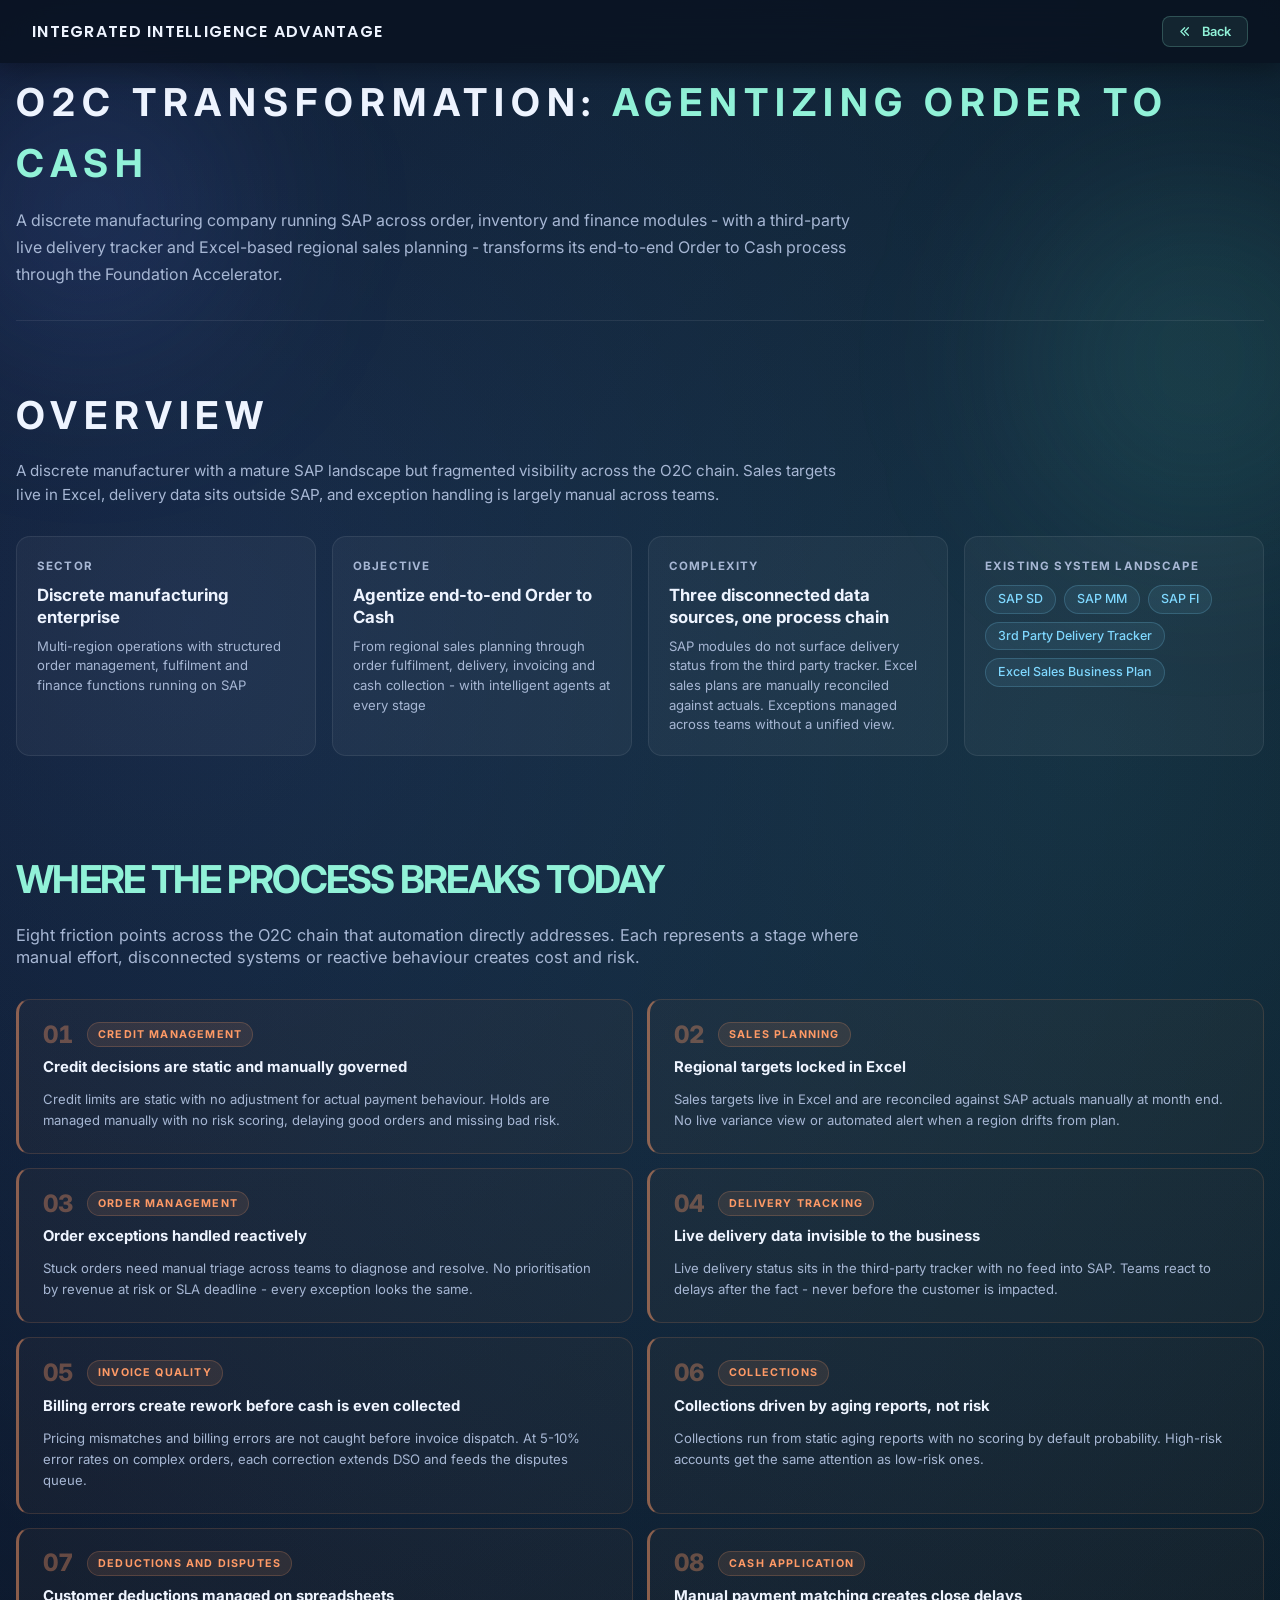
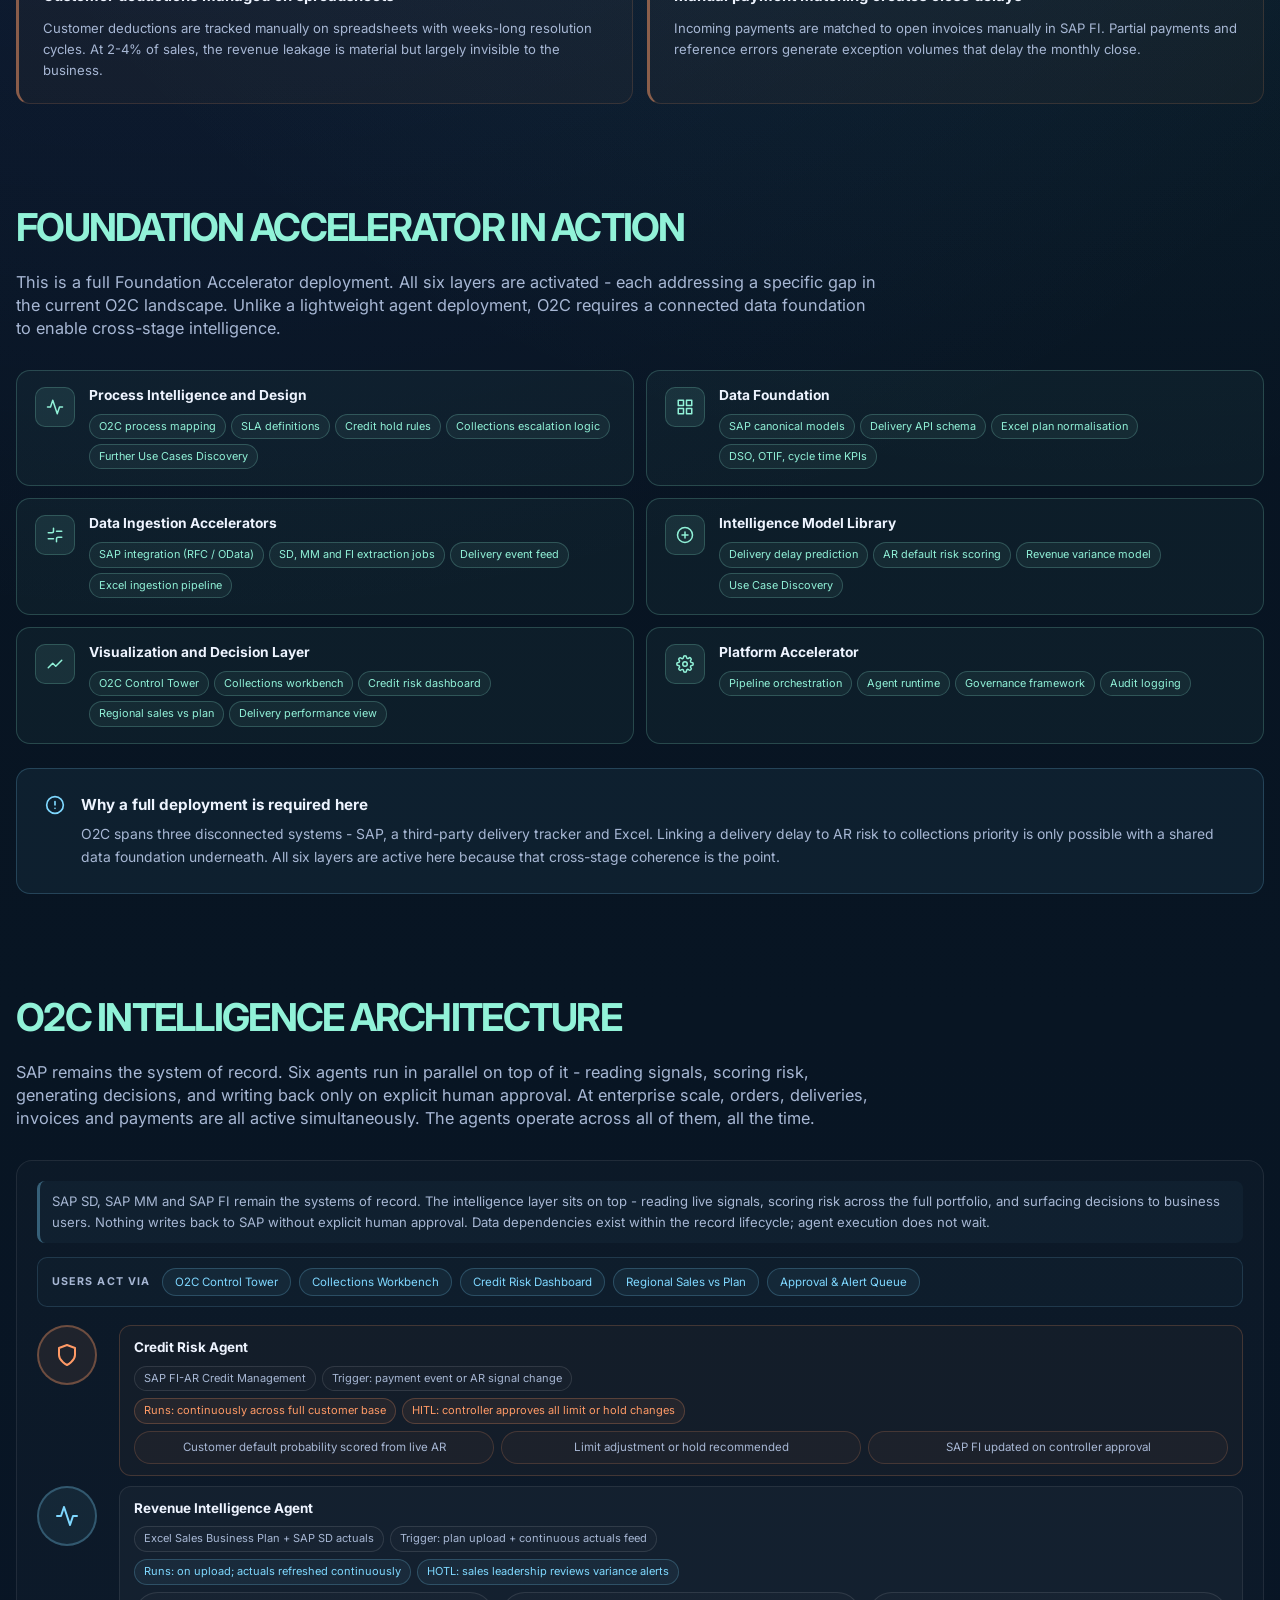
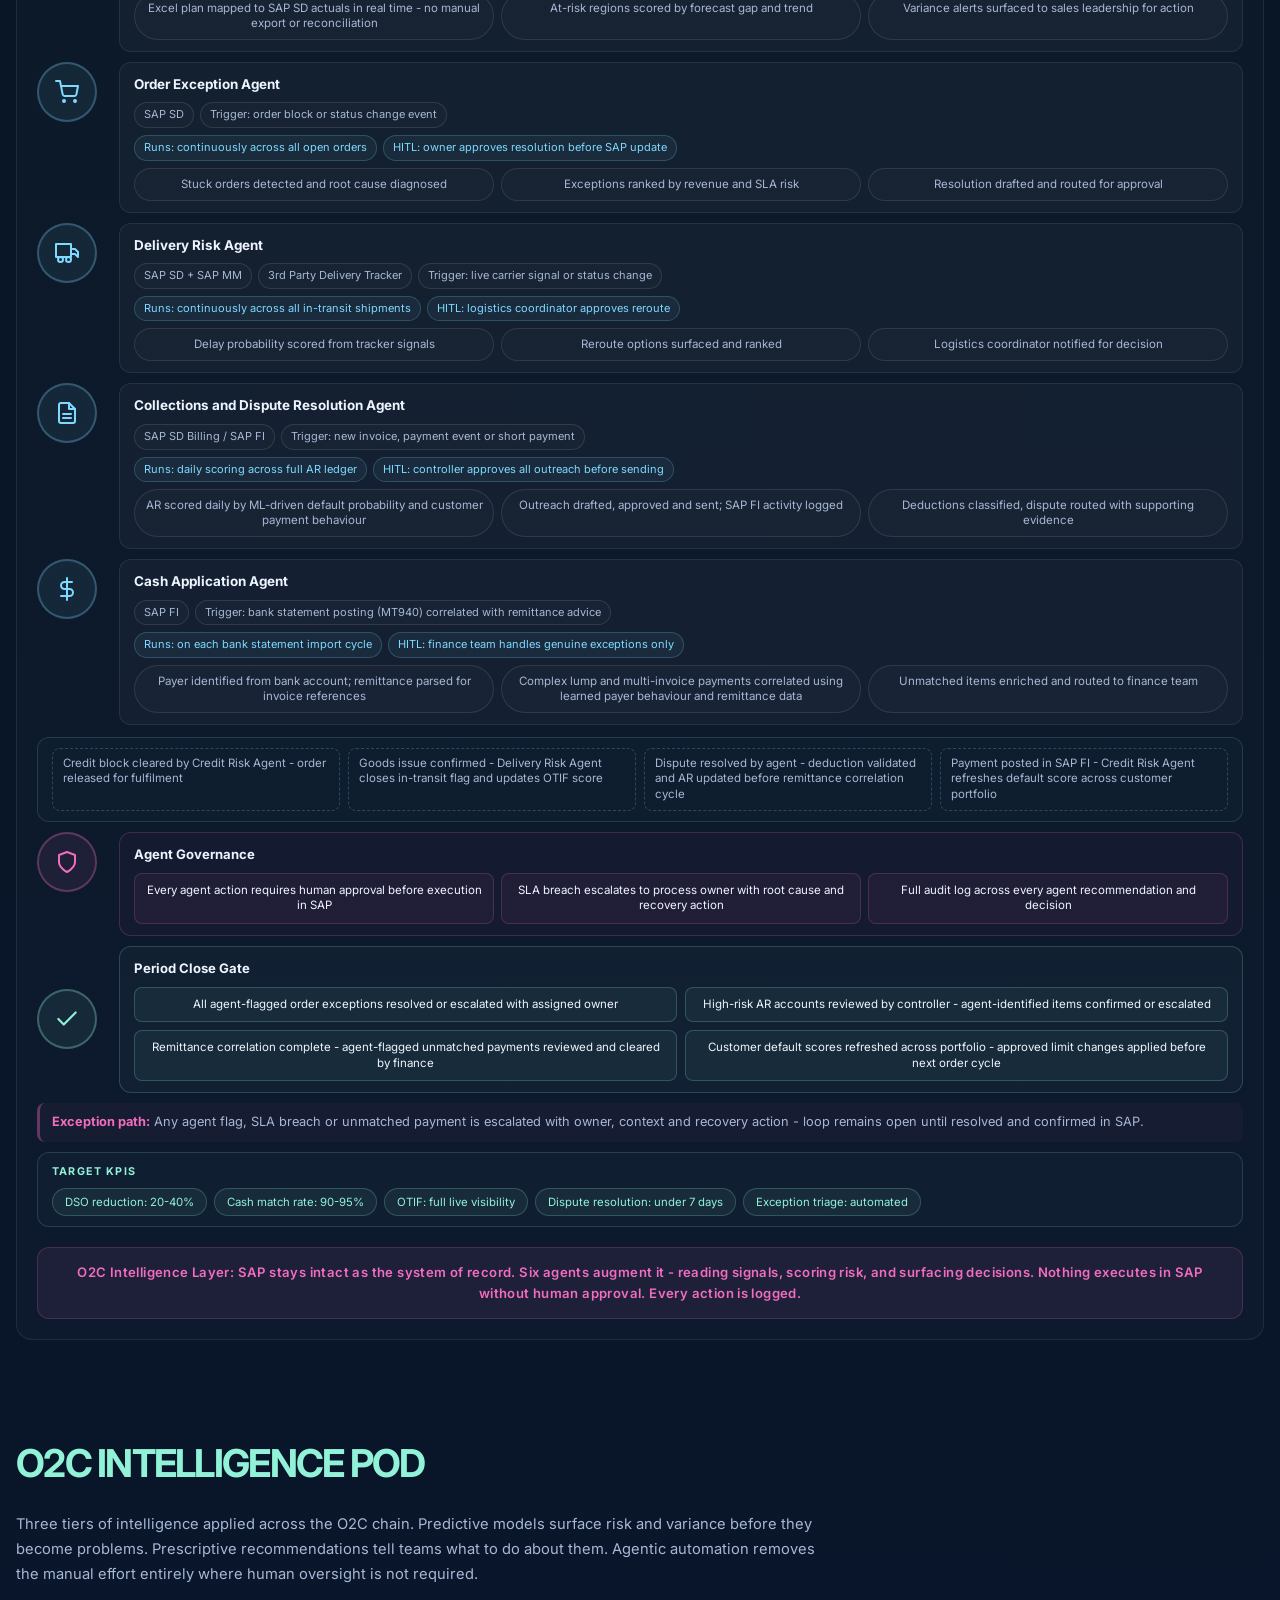
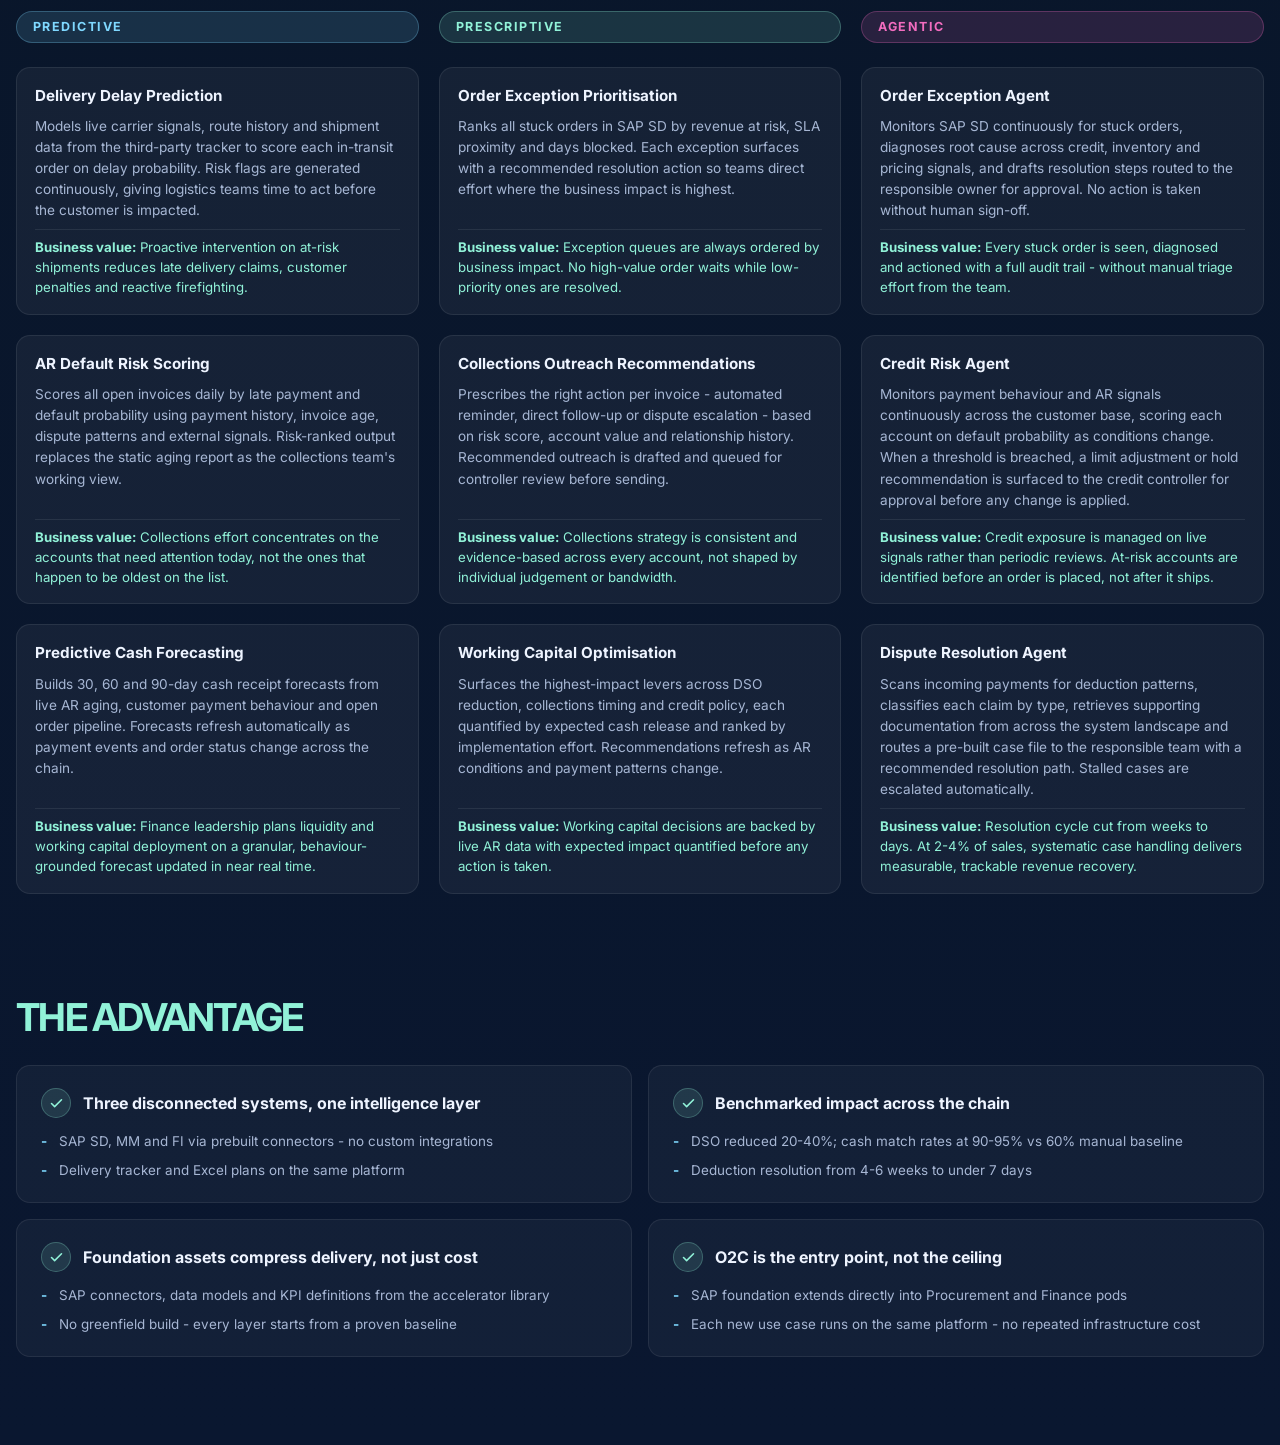
<file: o2c.html>
<!DOCTYPE html>
<html lang="en">
<head>
  <meta charset="UTF-8" />
  <meta name="viewport" content="width=device-width, initial-scale=1.0" />
  <title>O2C Transformation - IIA</title>
  <link rel="preconnect" href="https://fonts.googleapis.com">
  <link rel="preconnect" href="https://fonts.gstatic.com" crossorigin>
  <link href="https://fonts.googleapis.com/css2?family=Inter:wght@300;400;500;600;700;800&family=Poppins:wght@400;500;600;700&display=swap" rel="stylesheet">
  <link rel="stylesheet" href="./styles.css" type="text/css">
  <style>
    /* ── O2C page styles (extends journey styles) ───────────── */
    .journey-hero{
      padding: 72px 0 32px;
      border-bottom: 1px solid var(--line);
      margin-bottom: 48px;
    }
    .journey-hero h1{
      font-size: clamp(1.6rem, 3vw, 2.4rem);
      font-weight: 700;
      color: var(--text);
      margin-bottom: 12px;
      text-transform: uppercase;
      letter-spacing: 0.18em;
    }
    .journey-hero h1 span{ color: var(--accent-2); }
    .journey-hero p{
      color: var(--muted);
      font-size: 1rem;
      max-width: 860px;
      line-height: 1.7;
    }
    .journey-section{
      padding: 16px 0 88px;
    }
    .journey-section > h2{
      font-size: clamp(1.6rem, 3vw, 2.4rem);
      font-weight: 700;
      color: var(--text);
      text-transform: uppercase;
      letter-spacing: 0.18em;
      margin-bottom: 12px;
      white-space: nowrap;
    }
    .journey-section > .intro-copy{
      display: block;
      font-size: 0.95rem;
      color: var(--muted);
      line-height: 1.6;
      margin-top: 6px;
      margin-bottom: 28px;
      max-width: 820px;
    }

    /* ── Context cards ───────────────────────────────────────── */
    .context-grid{
      display: grid;
      grid-template-columns: repeat(auto-fit, minmax(220px,1fr));
      gap: 16px;
    }
    .context-card{
      background: rgba(255,255,255,0.04);
      border: 1px solid var(--line);
      border-radius: 14px;
      padding: 20px;
    }
    .context-card .ctx-label{
      font-size: 0.72rem;
      font-weight: 700;
      letter-spacing: 0.1em;
      text-transform: uppercase;
      color: var(--muted);
      margin-bottom: 10px;
    }
    .context-card .ctx-headline{
      font-size: 1.05rem;
      font-weight: 700;
      color: var(--text);
      line-height: 1.3;
      margin-bottom: 8px;
    }
    .context-card .ctx-detail{
      font-size: 0.82rem;
      color: var(--muted);
      line-height: 1.5;
    }
    .tool-chips{
      display: flex;
      flex-wrap: wrap;
      gap: 8px;
      margin-top: 6px;
    }
    .tool-chip{
      display: inline-flex;
      align-items: center;
      background: rgba(127,216,255,0.08);
      border: 1px solid rgba(127,216,255,0.2);
      border-radius: 999px;
      padding: 4px 12px;
      font-size: 0.78rem;
      color: var(--accent);
      font-weight: 500;
    }

    /* ── Pain point cards ────────────────────────────────────── */
    .pain-grid{
      display: grid;
      grid-template-columns: repeat(2, 1fr);
      gap: 14px;
    }
    .pain-card{
      background: rgba(255,154,102,0.035);
      border: 1px solid rgba(255,154,102,0.15);
      border-left: 3px solid rgba(255,154,102,0.5);
      border-radius: 14px;
      padding: 22px 24px;
      display: flex;
      flex-direction: column;
      gap: 10px;
      transition: background 0.2s;
    }
    .pain-card:hover{
      background: rgba(255,154,102,0.065);
    }
    .pain-card:last-child:nth-child(odd){
      grid-column: 1 / -1;
      flex-direction: row;
      align-items: flex-start;
      gap: 32px;
    }
    .pain-card:last-child:nth-child(odd) .pain-desc{
      flex: 1;
    }
    .pain-card:last-child:nth-child(odd) .pain-title{
      margin-bottom: 0;
    }
    .pain-meta{
      display: flex;
      align-items: center;
      gap: 10px;
    }
    .pain-num{
      font-size: 1.5rem;
      font-weight: 800;
      color: rgba(255,154,102,0.35);
      line-height: 1;
      flex-shrink: 0;
      min-width: 34px;
      font-variant-numeric: tabular-nums;
    }
    .pain-stage{
      font-size: 0.67rem;
      font-weight: 700;
      letter-spacing: 0.11em;
      text-transform: uppercase;
      color: var(--accent-3);
      background: rgba(255,154,102,0.1);
      border: 1px solid rgba(255,154,102,0.2);
      border-radius: 999px;
      padding: 3px 10px;
      white-space: nowrap;
    }
    .pain-title{
      font-size: 0.93rem;
      font-weight: 700;
      color: var(--text);
      line-height: 1.35;
      margin-bottom: 2px;
    }
    .pain-desc{
      font-size: 0.82rem;
      color: var(--muted);
      line-height: 1.6;
    }
    @media (max-width: 700px){
      .pain-grid{ grid-template-columns: 1fr; }
      .pain-card:last-child:nth-child(odd){ flex-direction: column; gap: 10px; }
    }

    /* ── Framework mapping ───────────────────────────────────── */
    .mapping-grid{
      display: grid;
      grid-template-columns: repeat(auto-fit, minmax(240px,1fr));
      gap: 14px;
    }
    .accel-grid{
      display: grid;
      grid-template-columns: repeat(2, 1fr);
      gap: 12px;
    }
    .accel-card{
      display: flex;
      gap: 14px;
      align-items: flex-start;
      border: 1px solid rgba(145,242,216,0.2);
      border-radius: 14px;
      padding: 16px 18px;
      background: rgba(145,242,216,0.04);
    }
    .accel-icon{
      width: 40px;
      height: 40px;
      border-radius: 10px;
      border: 1px solid rgba(145,242,216,0.2);
      background: rgba(145,242,216,0.09);
      display: flex;
      align-items: center;
      justify-content: center;
      flex-shrink: 0;
    }
    .accel-icon svg{ stroke: var(--accent-2); }
    .accel-title{
      font-size: 0.86rem;
      font-weight: 700;
      color: var(--text);
      margin-bottom: 9px;
      line-height: 1.3;
    }
    .accel-chips{
      display: flex;
      flex-wrap: wrap;
      gap: 5px;
    }
    .accel-chip{
      font-size: 0.68rem;
      color: var(--accent-2);
      border: 1px solid rgba(145,242,216,0.22);
      border-radius: 999px;
      background: rgba(145,242,216,0.06);
      padding: 3px 9px;
    }
    @media (max-width: 700px){
      .accel-grid{ grid-template-columns: 1fr; }
    }

    /* ── Architecture lane system ───────────────────────────── */
    .flow-zone-label{
      font-size: 0.65rem;
      font-weight: 700;
      letter-spacing: 0.14em;
      text-transform: uppercase;
      color: var(--muted);
      margin-bottom: 10px;
      display: flex;
      align-items: center;
      gap: 8px;
    }
    .flow-zone-label::after{
      content: '';
      flex: 1;
      height: 1px;
      background: rgba(255,255,255,0.07);
    }
    .flow-zone-divider{
      display: flex;
      align-items: center;
      gap: 10px;
      margin: 18px 0 14px;
    }
    .flow-zone-divider-line{
      flex: 1;
      height: 1px;
      background: rgba(127,216,255,0.15);
    }
    .flow-zone-divider-label{
      font-size: 0.65rem;
      font-weight: 700;
      letter-spacing: 0.14em;
      text-transform: uppercase;
      color: rgba(127,216,255,0.55);
      white-space: nowrap;
    }
    .flow-parallel-2col{
      display: grid;
      grid-template-columns: 1fr 1fr;
      gap: 12px;
    }
    .parallel-lanes{
      display: grid;
      gap: 10px;
    }
    .parallel-lane{
      display: grid;
      grid-template-columns: 68px 1fr;
      gap: 14px;
      align-items: start;
    }
    .lane-icon{
      width: 60px;
      height: 60px;
      border-radius: 999px;
      border: 2px solid rgba(127,216,255,0.28);
      background: rgba(127,216,255,0.07);
      display: flex;
      align-items: center;
      justify-content: center;
      flex-shrink: 0;
    }
    .lane-icon svg{ stroke: var(--accent); }
    .lane-frame{
      border: 1px solid var(--line);
      border-radius: 12px;
      background: rgba(255,255,255,0.03);
      padding: 11px 14px;
    }
    .lane-header{
      font-size: 0.84rem;
      font-weight: 700;
      color: var(--text);
      margin-bottom: 7px;
    }
    .lane-meta, .lane-sla{
      display: flex;
      flex-wrap: wrap;
      gap: 6px;
      margin-bottom: 7px;
    }
    .meta-pill{
      font-size: 0.69rem;
      color: var(--muted);
      border: 1px solid rgba(255,255,255,0.11);
      border-radius: 999px;
      background: rgba(255,255,255,0.02);
      padding: 3px 9px;
    }
    .sla-pill{
      font-size: 0.69rem;
      color: var(--accent);
      border: 1px solid rgba(127,216,255,0.22);
      border-radius: 999px;
      background: rgba(127,216,255,0.06);
      padding: 3px 9px;
    }
    .lane-blocks{
      display: grid;
      grid-template-columns: repeat(3, 1fr);
      gap: 7px;
    }
    .lane-block{
      font-size: 0.72rem;
      color: var(--muted);
      text-align: center;
      border: 1px solid rgba(255,255,255,0.1);
      border-radius: 999px;
      background: rgba(255,255,255,0.02);
      padding: 8px 10px;
      line-height: 1.3;
    }
    .always-on-lane .lane-icon{
      border-color: rgba(127,216,255,0.18);
      background: rgba(127,216,255,0.04);
    }
    .always-on-lane .lane-frame{
      border-color: rgba(127,216,255,0.13);
      background: rgba(127,216,255,0.02);
    }
    .trigger-lane .lane-icon{
      border-color: rgba(255,154,102,0.35);
      background: rgba(255,154,102,0.08);
    }
    .trigger-lane .lane-icon svg{ stroke: var(--accent-3); }
    .trigger-lane .lane-frame{
      border-color: rgba(255,154,102,0.2);
      background: rgba(255,154,102,0.03);
    }
    .trigger-lane .sla-pill{
      color: var(--accent-3);
      border-color: rgba(255,154,102,0.24);
      background: rgba(255,154,102,0.07);
    }
    .trigger-lane .lane-block{
      border-color: rgba(255,154,102,0.18);
      background: rgba(255,154,102,0.04);
    }
    .dependency-row{
      margin-top: 12px;
      border: 1px solid rgba(127,216,255,0.16);
      border-radius: 12px;
      background: rgba(127,216,255,0.02);
      padding: 10px 14px;
      display: flex;
      flex-wrap: wrap;
      gap: 8px;
    }
    .dependency-item{
      font-size: 0.72rem;
      color: var(--muted);
      border: 1px dashed rgba(127,216,255,0.24);
      border-radius: 8px;
      padding: 7px 10px;
      line-height: 1.35;
      flex: 1 1 200px;
    }
    .governance-row{
      margin-top: 10px;
      display: grid;
      grid-template-columns: 68px 1fr;
      gap: 14px;
      align-items: start;
    }
    .governance-icon{
      width: 60px;
      height: 60px;
      border-radius: 999px;
      border: 2px solid rgba(242,108,191,0.3);
      background: rgba(242,108,191,0.07);
      display: flex;
      align-items: center;
      justify-content: center;
      flex-shrink: 0;
    }
    .governance-icon svg{ stroke: var(--accent-4); }
    .governance-frame{
      border: 1px solid rgba(242,108,191,0.2);
      border-radius: 12px;
      background: rgba(242,108,191,0.03);
      padding: 11px 14px;
    }
    .governance-header{
      font-size: 0.82rem;
      font-weight: 700;
      color: var(--text);
      margin-bottom: 8px;
    }
    .governance-checks{
      display: grid;
      grid-template-columns: repeat(3, 1fr);
      gap: 7px;
    }
    .governance-check{
      font-size: 0.72rem;
      color: var(--text);
      text-align: center;
      border: 1px solid rgba(242,108,191,0.2);
      border-radius: 8px;
      background: rgba(242,108,191,0.05);
      padding: 9px 10px;
      line-height: 1.35;
    }
    .readiness-row{
      margin-top: 10px;
      display: grid;
      grid-template-columns: 68px 1fr;
      gap: 14px;
      align-items: center;
    }
    .readiness-icon{
      width: 60px;
      height: 60px;
      border-radius: 999px;
      border: 2px solid rgba(145,242,216,0.3);
      background: rgba(145,242,216,0.07);
      display: flex;
      align-items: center;
      justify-content: center;
      flex-shrink: 0;
    }
    .readiness-icon svg{ stroke: var(--accent-2); }
    .readiness-frame{
      border: 1px solid rgba(145,242,216,0.2);
      border-radius: 12px;
      background: rgba(145,242,216,0.03);
      padding: 11px 14px;
    }
    .readiness-header{
      font-size: 0.82rem;
      font-weight: 700;
      color: var(--text);
      margin-bottom: 8px;
    }
    .readiness-checks{
      display: grid;
      grid-template-columns: repeat(2, minmax(200px,1fr));
      gap: 8px;
    }
    .readiness-check{
      font-size: 0.72rem;
      color: var(--text);
      text-align: center;
      border: 1px solid rgba(145,242,216,0.22);
      border-radius: 8px;
      background: rgba(145,242,216,0.05);
      padding: 9px 10px;
      line-height: 1.35;
    }
    .exception-strip{
      margin-top: 10px;
      border-left: 3px solid rgba(242,108,191,0.35);
      border-radius: 8px;
      background: rgba(242,108,191,0.04);
      padding: 10px 12px;
      font-size: 0.8rem;
      color: var(--muted);
      line-height: 1.45;
    }
    .exception-strip strong{ color: var(--accent-4); }
    .outcomes-strip{
      margin-top: 10px;
      border: 1px solid rgba(145,242,216,0.16);
      border-radius: 12px;
      background: rgba(145,242,216,0.02);
      padding: 10px 14px;
    }
    .outcomes-title{
      font-size: 0.67rem;
      font-weight: 700;
      letter-spacing: 0.11em;
      text-transform: uppercase;
      color: var(--accent-2);
      margin-bottom: 8px;
    }
    .outcomes-grid{
      display: flex;
      flex-wrap: wrap;
      gap: 7px;
    }
    .outcome-pill{
      font-size: 0.71rem;
      color: var(--accent-2);
      border: 1px solid rgba(145,242,216,0.22);
      border-radius: 999px;
      background: rgba(145,242,216,0.06);
      padding: 4px 12px;
    }
    @media (max-width: 900px){
      .flow-parallel-2col{ grid-template-columns: 1fr; }
      .parallel-lane{ grid-template-columns: 1fr; }
      .governance-row{ grid-template-columns: 1fr; }
      .readiness-row{ grid-template-columns: 1fr; }
      .lane-blocks{ grid-template-columns: 1fr; }
      .governance-checks{ grid-template-columns: 1fr; }
      .readiness-checks{ grid-template-columns: 1fr; }
    }

    /* ── O2C process flow ────────────────────────────────────── */
    .flow-wrapper{
      border: 1px solid var(--line);
      border-radius: 16px;
      padding: 20px;
      background: rgba(255,255,255,0.02);
    }
    .flow-kicker{
      margin-bottom: 14px;
      border-left: 3px solid rgba(127,216,255,0.35);
      border-radius: 8px;
      background: rgba(127,216,255,0.04);
      padding: 10px 12px;
      font-size: 0.82rem;
      color: var(--muted);
    }
    .process-chain{
      display: flex;
      flex-direction: column;
      gap: 14px;
    }
    .process-stage{
      display: grid;
      grid-template-columns: 100px 1fr 1fr;
      gap: 14px;
      align-items: stretch;
    }
    .stage-label-wrap{
      display: flex;
      flex-direction: column;
      align-items: center;
      justify-content: center;
      gap: 8px;
    }
    .stage-icon{
      width: 52px;
      height: 52px;
      border-radius: 999px;
      border: 2px solid rgba(127,216,255,0.3);
      background: rgba(127,216,255,0.07);
      display: flex;
      align-items: center;
      justify-content: center;
      flex-shrink: 0;
    }
    .stage-icon svg{ stroke: var(--accent); }
    .stage-num{
      font-size: 0.65rem;
      font-weight: 800;
      letter-spacing: 0.12em;
      text-transform: uppercase;
      color: var(--muted);
    }
    .stage-current{
      border: 1px solid rgba(255,154,102,0.22);
      border-radius: 12px;
      background: rgba(255,154,102,0.04);
      padding: 12px 14px;
    }
    .stage-future{
      border: 1px solid rgba(145,242,216,0.22);
      border-radius: 12px;
      background: rgba(145,242,216,0.04);
      padding: 12px 14px;
    }
    .stage-col-label{
      font-size: 0.68rem;
      font-weight: 700;
      letter-spacing: 0.1em;
      text-transform: uppercase;
      margin-bottom: 8px;
    }
    .stage-current .stage-col-label{ color: var(--accent-3); }
    .stage-future .stage-col-label{ color: var(--accent-2); }
    .stage-title{
      font-size: 0.88rem;
      font-weight: 700;
      color: var(--text);
      margin-bottom: 4px;
    }
    .stage-body{
      font-size: 0.80rem;
      color: var(--muted);
      line-height: 1.5;
    }
    .stage-system{
      display: inline-block;
      font-size: 0.68rem;
      color: var(--accent);
      border: 1px solid rgba(127,216,255,0.2);
      background: rgba(127,216,255,0.06);
      border-radius: 999px;
      padding: 2px 9px;
      margin-top: 6px;
    }
    .stage-connector{
      display: flex;
      align-items: center;
      justify-content: center;
      height: 14px;
      padding-left: 50px;
    }
    .stage-connector-line{
      width: 2px;
      height: 14px;
      background: rgba(127,216,255,0.15);
      border-radius: 2px;
    }
    .flow-agent-bar{
      margin-top: 20px;
      padding: 14px 20px;
      background: rgba(242,108,191,0.07);
      border: 1px solid rgba(242,108,191,0.2);
      border-radius: 12px;
      text-align: center;
      font-size: 0.82rem;
      color: var(--accent-4);
      font-weight: 600;
      letter-spacing: 0.03em;
    }
    .flow-agent-bar span{
      color: var(--muted);
      font-weight: 400;
    }
    .output-surfaces-bar{
      display: flex;
      flex-wrap: wrap;
      gap: 8px;
      align-items: center;
      padding: 10px 14px;
      margin-bottom: 18px;
      border: 1px solid rgba(127,216,255,0.15);
      border-radius: 10px;
      background: rgba(127,216,255,0.025);
    }
    .surfaces-label{
      font-size: 0.67rem;
      font-weight: 700;
      letter-spacing: 0.1em;
      text-transform: uppercase;
      color: var(--muted);
      margin-right: 4px;
      white-space: nowrap;
    }
    .surface-pill{
      font-size: 0.72rem;
      color: var(--accent);
      border: 1px solid rgba(127,216,255,0.22);
      border-radius: 999px;
      background: rgba(127,216,255,0.06);
      padding: 4px 12px;
    }

    /* ── P/P/A pod reuse ─────────────────────────────────────── */
    .hr-pod-intro{
      color: var(--muted);
      line-height: 1.7;
      font-size: 0.92rem;
      margin-bottom: 24px;
      max-width: 820px;
    }

    /* ── Proof / advantage cards ─────────────────────────────── */
    .proof-grid{
      display: grid;
      grid-template-columns: repeat(2, 1fr);
      gap: 16px;
    }
    .proof-card{
      background: rgba(255,255,255,0.04);
      border: 1px solid var(--line);
      border-radius: 14px;
      padding: 22px 24px;
      display: flex;
      flex-direction: column;
      gap: 14px;
    }
    .proof-header{
      display: flex;
      align-items: center;
      gap: 12px;
    }
    .proof-tick{
      width: 30px;
      height: 30px;
      border-radius: 50%;
      background: rgba(145,242,216,0.12);
      border: 1px solid rgba(145,242,216,0.25);
      display: flex;
      align-items: center;
      justify-content: center;
      flex-shrink: 0;
    }
    .proof-tick svg{ stroke: var(--accent-2); }
    .proof-label{
      font-weight: 700;
      font-size: 1rem;
      color: var(--text);
      line-height: 1.3;
    }
    .proof-bullets{
      list-style: none;
      padding: 0;
      margin: 0;
      display: flex;
      flex-direction: column;
      gap: 9px;
    }
    .proof-bullets li{
      font-size: 0.84rem;
      color: var(--muted);
      line-height: 1.45;
      padding-left: 18px;
      position: relative;
    }
    .proof-bullets li::before{
      content: '-';
      position: absolute;
      left: 0;
      color: var(--accent);
      font-weight: 700;
    }

    /* ── Insight callout ─────────────────────────────────────── */
    .insight-box{
      background: rgba(127,216,255,0.06);
      border: 1px solid rgba(127,216,255,0.2);
      border-radius: 14px;
      padding: 24px 28px;
      display: flex;
      gap: 16px;
      align-items: flex-start;
      margin-top: 24px;
    }
    .insight-box svg{ stroke: var(--accent); flex-shrink: 0; margin-top: 2px; }
    .insight-box h4{ font-size: 0.95rem; font-weight: 700; color: var(--text); margin-bottom: 6px; }
    .insight-box p{ font-size: 0.87rem; color: var(--muted); line-height: 1.65; margin: 0; }

    @media (max-width: 900px){
      .process-stage{ grid-template-columns: 1fr; }
      .stage-label-wrap{ flex-direction: row; justify-content: flex-start; }
      .proof-grid{ grid-template-columns: 1fr; }
    }
    @media (max-width: 760px){
      .pod-columns-grid{ grid-template-columns: 1fr; }
    }
  </style>
</head>
<body>
  <div class="bg-glow bg-glow-1"></div>
  <div class="bg-glow bg-glow-2"></div>

  <header class="site-header">
    <div class="header-inner">
      <div class="brand">
        <span>Integrated Intelligence Advantage</span>
      </div>
      <a href="index.html" class="header-nav-btn">
        <svg width="15" height="15" viewBox="0 0 24 24" fill="none" stroke="currentColor" stroke-width="2" stroke-linecap="round" stroke-linejoin="round"><polyline points="15 18 9 12 15 6"></polyline><polyline points="9 18 3 12 9 6"></polyline></svg>
        Back
      </a>
    </div>
  </header>

  <main class="page-shell">

    <!-- ── Hero ──────────────────────────────────────────────── -->
    <div class="journey-hero">
      <h1>O2C Transformation: <span>Agentizing Order to Cash</span></h1>
      <p>A discrete manufacturing company running SAP across order, inventory and finance modules - with a third-party live delivery tracker and Excel-based regional sales planning - transforms its end-to-end Order to Cash process through the Foundation Accelerator.</p>
    </div>

    <!-- ── Overview ──────────────────────────────────────────── -->
    <div class="journey-section">
      <h2>Overview</h2>
      <p class="intro-copy">A discrete manufacturer with a mature SAP landscape but fragmented visibility across the O2C chain. Sales targets live in Excel, delivery data sits outside SAP, and exception handling is largely manual across teams.</p>

      <div class="context-grid">
        <div class="context-card">
          <div class="ctx-label">Sector</div>
          <div class="ctx-headline">Discrete manufacturing enterprise</div>
          <div class="ctx-detail">Multi-region operations with structured order management, fulfilment and finance functions running on SAP</div>
        </div>
        <div class="context-card">
          <div class="ctx-label">Objective</div>
          <div class="ctx-headline">Agentize end-to-end Order to Cash</div>
          <div class="ctx-detail">From regional sales planning through order fulfilment, delivery, invoicing and cash collection - with intelligent agents at every stage</div>
        </div>
        <div class="context-card">
          <div class="ctx-label">Complexity</div>
          <div class="ctx-headline">Three disconnected data sources, one process chain</div>
          <div class="ctx-detail">SAP modules do not surface delivery status from the third party tracker. Excel sales plans are manually reconciled against actuals. Exceptions managed across teams without a unified view.</div>
        </div>
        <div class="context-card">
          <div class="ctx-label">Existing System Landscape</div>
          <div class="ctx-detail">
            <div class="tool-chips">
              <span class="tool-chip">SAP SD</span>
              <span class="tool-chip">SAP MM</span>
              <span class="tool-chip">SAP FI</span>
              <span class="tool-chip">3rd Party Delivery Tracker</span>
              <span class="tool-chip">Excel Sales Business Plan</span>
            </div>
          </div>
        </div>
      </div>
    </div>

    <!-- ── Current State Pain Points ─────────────────────────── -->
    <div class="journey-section">
      <div class="section-heading">
        <h2 class="eyebrow">Where the Process Breaks Today</h2>
        <p class="intro-copy">Eight friction points across the O2C chain that automation directly addresses. Each represents a stage where manual effort, disconnected systems or reactive behaviour creates cost and risk.</p>
      </div>

      <div class="pain-grid">
        <div class="pain-card">
          <div class="pain-meta">
            <span class="pain-num">01</span>
            <span class="pain-stage">Credit Management</span>
          </div>
          <div class="pain-title">Credit decisions are static and manually governed</div>
          <div class="pain-desc">Credit limits are static with no adjustment for actual payment behaviour. Holds are managed manually with no risk scoring, delaying good orders and missing bad risk.</div>
        </div>
        <div class="pain-card">
          <div class="pain-meta">
            <span class="pain-num">02</span>
            <span class="pain-stage">Sales Planning</span>
          </div>
          <div class="pain-title">Regional targets locked in Excel</div>
          <div class="pain-desc">Sales targets live in Excel and are reconciled against SAP actuals manually at month end. No live variance view or automated alert when a region drifts from plan.</div>
        </div>
        <div class="pain-card">
          <div class="pain-meta">
            <span class="pain-num">03</span>
            <span class="pain-stage">Order Management</span>
          </div>
          <div class="pain-title">Order exceptions handled reactively</div>
          <div class="pain-desc">Stuck orders need manual triage across teams to diagnose and resolve. No prioritisation by revenue at risk or SLA deadline - every exception looks the same.</div>
        </div>
        <div class="pain-card">
          <div class="pain-meta">
            <span class="pain-num">04</span>
            <span class="pain-stage">Delivery Tracking</span>
          </div>
          <div class="pain-title">Live delivery data invisible to the business</div>
          <div class="pain-desc">Live delivery status sits in the third-party tracker with no feed into SAP. Teams react to delays after the fact - never before the customer is impacted.</div>
        </div>
        <div class="pain-card">
          <div class="pain-meta">
            <span class="pain-num">05</span>
            <span class="pain-stage">Invoice Quality</span>
          </div>
          <div class="pain-title">Billing errors create rework before cash is even collected</div>
          <div class="pain-desc">Pricing mismatches and billing errors are not caught before invoice dispatch. At 5-10% error rates on complex orders, each correction extends DSO and feeds the disputes queue.</div>
        </div>
        <div class="pain-card">
          <div class="pain-meta">
            <span class="pain-num">06</span>
            <span class="pain-stage">Collections</span>
          </div>
          <div class="pain-title">Collections driven by aging reports, not risk</div>
          <div class="pain-desc">Collections run from static aging reports with no scoring by default probability. High-risk accounts get the same attention as low-risk ones.</div>
        </div>
        <div class="pain-card">
          <div class="pain-meta">
            <span class="pain-num">07</span>
            <span class="pain-stage">Deductions and Disputes</span>
          </div>
          <div class="pain-title">Customer deductions managed on spreadsheets</div>
          <div class="pain-desc">Customer deductions are tracked manually on spreadsheets with weeks-long resolution cycles. At 2-4% of sales, the revenue leakage is material but largely invisible to the business.</div>
        </div>
        <div class="pain-card">
          <div class="pain-meta">
            <span class="pain-num">08</span>
            <span class="pain-stage">Cash Application</span>
          </div>
          <div class="pain-title">Manual payment matching creates close delays</div>
          <div class="pain-desc">Incoming payments are matched to open invoices manually in SAP FI. Partial payments and reference errors generate exception volumes that delay the monthly close.</div>
        </div>
      </div>
    </div>

    <!-- ── Foundation Accelerator Activation ─────────────────── -->
    <div class="journey-section">
      <div class="section-heading">
        <h2 class="eyebrow">Foundation Accelerator in Action</h2>
        <p class="intro-copy">This is a full Foundation Accelerator deployment. All six layers are activated - each addressing a specific gap in the current O2C landscape. Unlike a lightweight agent deployment, O2C requires a connected data foundation to enable cross-stage intelligence.</p>
      </div>

      <div class="accel-grid">

        <div class="accel-card">
          <div class="accel-icon">
            <svg width="18" height="18" viewBox="0 0 24 24" fill="none" stroke-width="2" stroke-linecap="round" stroke-linejoin="round"><polyline points="22 12 18 12 15 21 9 3 6 12 2 12"></polyline></svg>
          </div>
          <div>
            <div class="accel-title">Process Intelligence and Design</div>
            <div class="accel-chips">
              <span class="accel-chip">O2C process mapping</span>
              <span class="accel-chip">SLA definitions</span>
              <span class="accel-chip">Credit hold rules</span>
              <span class="accel-chip">Collections escalation logic</span>
              <span class="accel-chip">Further Use Cases Discovery</span>
            </div>
          </div>
        </div>

        <div class="accel-card">
          <div class="accel-icon">
            <svg width="18" height="18" viewBox="0 0 24 24" fill="none" stroke-width="2" stroke-linecap="round" stroke-linejoin="round"><rect x="3" y="3" width="7" height="7"></rect><rect x="14" y="3" width="7" height="7"></rect><rect x="14" y="14" width="7" height="7"></rect><rect x="3" y="14" width="7" height="7"></rect></svg>
          </div>
          <div>
            <div class="accel-title">Data Foundation</div>
            <div class="accel-chips">
              <span class="accel-chip">SAP canonical models</span>
              <span class="accel-chip">Delivery API schema</span>
              <span class="accel-chip">Excel plan normalisation</span>
              <span class="accel-chip">DSO, OTIF, cycle time KPIs</span>
            </div>
          </div>
        </div>

        <div class="accel-card">
          <div class="accel-icon">
            <svg width="18" height="18" viewBox="0 0 24 24" fill="none" stroke-width="2" stroke-linecap="round" stroke-linejoin="round"><path d="M10 3v4a2 2 0 0 1-2 2H3"></path><path d="M14 21v-4a2 2 0 0 1 2-2h5"></path><line x1="14" y1="7" x2="21" y2="7"></line><line x1="3" y1="17" x2="10" y2="17"></line></svg>
          </div>
          <div>
            <div class="accel-title">Data Ingestion Accelerators</div>
            <div class="accel-chips">
              <span class="accel-chip">SAP integration (RFC / OData)</span>
              <span class="accel-chip">SD, MM and FI extraction jobs</span>
              <span class="accel-chip">Delivery event feed</span>
              <span class="accel-chip">Excel ingestion pipeline</span>
            </div>
          </div>
        </div>

        <div class="accel-card">
          <div class="accel-icon">
            <svg width="18" height="18" viewBox="0 0 24 24" fill="none" stroke-width="2" stroke-linecap="round" stroke-linejoin="round"><circle cx="12" cy="12" r="10"></circle><line x1="12" y1="8" x2="12" y2="16"></line><line x1="8" y1="12" x2="16" y2="12"></line></svg>
          </div>
          <div>
            <div class="accel-title">Intelligence Model Library</div>
            <div class="accel-chips">
              <span class="accel-chip">Delivery delay prediction</span>
              <span class="accel-chip">AR default risk scoring</span>
              <span class="accel-chip">Revenue variance model</span>
              <span class="accel-chip">Use Case Discovery</span>
            </div>
          </div>
        </div>

        <div class="accel-card">
          <div class="accel-icon">
            <svg width="18" height="18" viewBox="0 0 24 24" fill="none" stroke-width="2" stroke-linecap="round" stroke-linejoin="round"><polyline points="3 17 9 11 13 15 21 7"></polyline></svg>
          </div>
          <div>
            <div class="accel-title">Visualization and Decision Layer</div>
            <div class="accel-chips">
              <span class="accel-chip">O2C Control Tower</span>
              <span class="accel-chip">Collections workbench</span>
              <span class="accel-chip">Credit risk dashboard</span>
              <span class="accel-chip">Regional sales vs plan</span>
              <span class="accel-chip">Delivery performance view</span>
            </div>
          </div>
        </div>

        <div class="accel-card">
          <div class="accel-icon">
            <svg width="18" height="18" viewBox="0 0 24 24" fill="none" stroke-width="2" stroke-linecap="round" stroke-linejoin="round"><circle cx="12" cy="12" r="3"></circle><path d="M19.4 15a1.65 1.65 0 0 0 .33 1.82l.06.06a2 2 0 0 1-2.83 2.83l-.06-.06a1.65 1.65 0 0 0-1.82-.33 1.65 1.65 0 0 0-1 1.51V21a2 2 0 0 1-4 0v-.09A1.65 1.65 0 0 0 9 19.4a1.65 1.65 0 0 0-1.82.33l-.06.06a2 2 0 0 1-2.83-2.83l.06-.06A1.65 1.65 0 0 0 4.68 15a1.65 1.65 0 0 0-1.51-1H3a2 2 0 0 1 0-4h.09A1.65 1.65 0 0 0 4.6 9a1.65 1.65 0 0 0-.33-1.82l-.06-.06a2 2 0 0 1 2.83-2.83l.06.06A1.65 1.65 0 0 0 9 4.68a1.65 1.65 0 0 0 1-1.51V3a2 2 0 0 1 4 0v.09a1.65 1.65 0 0 0 1 1.51 1.65 1.65 0 0 0 1.82-.33l.06-.06a2 2 0 0 1 2.83 2.83l-.06.06A1.65 1.65 0 0 0 19.4 9a1.65 1.65 0 0 0 1.51 1H21a2 2 0 0 1 0 4h-.09a1.65 1.65 0 0 0-1.51 1z"></path></svg>
          </div>
          <div>
            <div class="accel-title">Platform Accelerator</div>
            <div class="accel-chips">
              <span class="accel-chip">Pipeline orchestration</span>
              <span class="accel-chip">Agent runtime</span>
              <span class="accel-chip">Governance framework</span>
              <span class="accel-chip">Audit logging</span>
            </div>
          </div>
        </div>

      </div>

      <div class="insight-box">
        <svg width="20" height="20" viewBox="0 0 24 24" fill="none" stroke="currentColor" stroke-width="2" stroke-linecap="round" stroke-linejoin="round"><circle cx="12" cy="12" r="10"></circle><line x1="12" y1="8" x2="12" y2="12"></line><line x1="12" y1="16" x2="12.01" y2="16"></line></svg>
        <div>
          <h4>Why a full deployment is required here</h4>
          <p>O2C spans three disconnected systems - SAP, a third-party delivery tracker and Excel. Linking a delivery delay to AR risk to collections priority is only possible with a shared data foundation underneath. All six layers are active here because that cross-stage coherence is the point.</p>
        </div>
      </div>
    </div>

    <!-- ── O2C Intelligence Architecture ─────────────────────── -->
    <div class="journey-section">
      <div class="section-heading">
        <h2 class="eyebrow">O2C Intelligence Architecture</h2>
        <p class="intro-copy">SAP remains the system of record. Six agents run in parallel on top of it - reading signals, scoring risk, generating decisions, and writing back only on explicit human approval. At enterprise scale, orders, deliveries, invoices and payments are all active simultaneously. The agents operate across all of them, all the time.</p>
      </div>

      <div class="flow-wrapper">
        <div class="flow-kicker">SAP SD, SAP MM and SAP FI remain the systems of record. The intelligence layer sits on top - reading live signals, scoring risk across the full portfolio, and surfacing decisions to business users. Nothing writes back to SAP without explicit human approval. Data dependencies exist within the record lifecycle; agent execution does not wait.</div>

        <div class="output-surfaces-bar">
          <span class="surfaces-label">Users act via</span>
          <span class="surface-pill">O2C Control Tower</span>
          <span class="surface-pill">Collections Workbench</span>
          <span class="surface-pill">Credit Risk Dashboard</span>
          <span class="surface-pill">Regional Sales vs Plan</span>
          <span class="surface-pill">Approval &amp; Alert Queue</span>
        </div>

        <div class="parallel-lanes">

          <div class="parallel-lane trigger-lane">
            <div class="lane-icon">
              <svg width="24" height="24" viewBox="0 0 24 24" fill="none" stroke-width="2" stroke-linecap="round" stroke-linejoin="round"><path d="M12 22s8-4 8-10V5l-8-3-8 3v7c0 6 8 10 8 10z"></path></svg>
            </div>
            <div class="lane-frame">
              <div class="lane-header">Credit Risk Agent</div>
              <div class="lane-meta">
                <span class="meta-pill">SAP FI-AR Credit Management</span>
                <span class="meta-pill">Trigger: payment event or AR signal change</span>
              </div>
              <div class="lane-sla">
                <span class="sla-pill">Runs: continuously across full customer base</span>
                <span class="sla-pill">HITL: controller approves all limit or hold changes</span>
              </div>
              <div class="lane-blocks">
                <div class="lane-block">Customer default probability scored from live AR</div>
                <div class="lane-block">Limit adjustment or hold recommended</div>
                <div class="lane-block">SAP FI updated on controller approval</div>
              </div>
            </div>
          </div>

          <div class="parallel-lane">
            <div class="lane-icon">
              <svg width="24" height="24" viewBox="0 0 24 24" fill="none" stroke-width="2" stroke-linecap="round" stroke-linejoin="round"><polyline points="22 12 18 12 15 21 9 3 6 12 2 12"></polyline></svg>
            </div>
            <div class="lane-frame">
              <div class="lane-header">Revenue Intelligence Agent</div>
              <div class="lane-meta">
                <span class="meta-pill">Excel Sales Business Plan + SAP SD actuals</span>
                <span class="meta-pill">Trigger: plan upload + continuous actuals feed</span>
              </div>
              <div class="lane-sla">
                <span class="sla-pill">Runs: on upload; actuals refreshed continuously</span>
                <span class="sla-pill">HOTL: sales leadership reviews variance alerts</span>
              </div>
              <div class="lane-blocks">
                <div class="lane-block">Excel plan mapped to SAP SD actuals in real time - no manual export or reconciliation</div>
                <div class="lane-block">At-risk regions scored by forecast gap and trend</div>
                <div class="lane-block">Variance alerts surfaced to sales leadership for action</div>
              </div>
            </div>
          </div>

          <div class="parallel-lane">
            <div class="lane-icon">
              <svg width="24" height="24" viewBox="0 0 24 24" fill="none" stroke-width="2" stroke-linecap="round" stroke-linejoin="round"><circle cx="9" cy="21" r="1"></circle><circle cx="20" cy="21" r="1"></circle><path d="M1 1h4l2.68 13.39a2 2 0 0 0 2 1.61h9.72a2 2 0 0 0 2-1.61L23 6H6"></path></svg>
            </div>
            <div class="lane-frame">
              <div class="lane-header">Order Exception Agent</div>
              <div class="lane-meta">
                <span class="meta-pill">SAP SD</span>
                <span class="meta-pill">Trigger: order block or status change event</span>
              </div>
              <div class="lane-sla">
                <span class="sla-pill">Runs: continuously across all open orders</span>
                <span class="sla-pill">HITL: owner approves resolution before SAP update</span>
              </div>
              <div class="lane-blocks">
                <div class="lane-block">Stuck orders detected and root cause diagnosed</div>
                <div class="lane-block">Exceptions ranked by revenue and SLA risk</div>
                <div class="lane-block">Resolution drafted and routed for approval</div>
              </div>
            </div>
          </div>

          <div class="parallel-lane">
            <div class="lane-icon">
              <svg width="24" height="24" viewBox="0 0 24 24" fill="none" stroke-width="2" stroke-linecap="round" stroke-linejoin="round"><rect x="1" y="3" width="15" height="13"></rect><polygon points="16 8 20 8 23 11 23 16 20 13 16 13"></polygon><circle cx="5.5" cy="18.5" r="2.5"></circle><circle cx="13.5" cy="18.5" r="2.5"></circle></svg>
            </div>
            <div class="lane-frame">
              <div class="lane-header">Delivery Risk Agent</div>
              <div class="lane-meta">
                <span class="meta-pill">SAP SD + SAP MM</span>
                <span class="meta-pill">3rd Party Delivery Tracker</span>
                <span class="meta-pill">Trigger: live carrier signal or status change</span>
              </div>
              <div class="lane-sla">
                <span class="sla-pill">Runs: continuously across all in-transit shipments</span>
                <span class="sla-pill">HITL: logistics coordinator approves reroute</span>
              </div>
              <div class="lane-blocks">
                <div class="lane-block">Delay probability scored from tracker signals</div>
                <div class="lane-block">Reroute options surfaced and ranked</div>
                <div class="lane-block">Logistics coordinator notified for decision</div>
              </div>
            </div>
          </div>

          <div class="parallel-lane">
            <div class="lane-icon">
              <svg width="24" height="24" viewBox="0 0 24 24" fill="none" stroke-width="2" stroke-linecap="round" stroke-linejoin="round"><path d="M14 2H6a2 2 0 0 0-2 2v16a2 2 0 0 0 2 2h12a2 2 0 0 0 2-2V8z"></path><polyline points="14 2 14 8 20 8"></polyline><line x1="16" y1="13" x2="8" y2="13"></line><line x1="16" y1="17" x2="8" y2="17"></line></svg>
            </div>
            <div class="lane-frame">
              <div class="lane-header">Collections and Dispute Resolution Agent</div>
              <div class="lane-meta">
                <span class="meta-pill">SAP SD Billing / SAP FI</span>
                <span class="meta-pill">Trigger: new invoice, payment event or short payment</span>
              </div>
              <div class="lane-sla">
                <span class="sla-pill">Runs: daily scoring across full AR ledger</span>
                <span class="sla-pill">HITL: controller approves all outreach before sending</span>
              </div>
              <div class="lane-blocks">
                <div class="lane-block">AR scored daily by ML-driven default probability and customer payment behaviour</div>
                <div class="lane-block">Outreach drafted, approved and sent; SAP FI activity logged</div>
                <div class="lane-block">Deductions classified, dispute routed with supporting evidence</div>
              </div>
            </div>
          </div>

          <div class="parallel-lane">
            <div class="lane-icon">
              <svg width="24" height="24" viewBox="0 0 24 24" fill="none" stroke-width="2" stroke-linecap="round" stroke-linejoin="round"><line x1="12" y1="1" x2="12" y2="23"></line><path d="M17 5H9.5a3.5 3.5 0 0 0 0 7h5a3.5 3.5 0 0 1 0 7H6"></path></svg>
            </div>
            <div class="lane-frame">
              <div class="lane-header">Cash Application Agent</div>
              <div class="lane-meta">
                <span class="meta-pill">SAP FI</span>
                <span class="meta-pill">Trigger: bank statement posting (MT940) correlated with remittance advice</span>
              </div>
              <div class="lane-sla">
                <span class="sla-pill">Runs: on each bank statement import cycle</span>
                <span class="sla-pill">HITL: finance team handles genuine exceptions only</span>
              </div>
              <div class="lane-blocks">
                <div class="lane-block">Payer identified from bank account; remittance parsed for invoice references</div>
                <div class="lane-block">Complex lump and multi-invoice payments correlated using learned payer behaviour and remittance data</div>
                <div class="lane-block">Unmatched items enriched and routed to finance team</div>
              </div>
            </div>
          </div>

        </div>

        <!-- Dependencies -->
        <div class="dependency-row">
          <div class="dependency-item">Credit block cleared by Credit Risk Agent - order released for fulfilment</div>
          <div class="dependency-item">Goods issue confirmed - Delivery Risk Agent closes in-transit flag and updates OTIF score</div>
          <div class="dependency-item">Dispute resolved by agent - deduction validated and AR updated before remittance correlation cycle</div>
          <div class="dependency-item">Payment posted in SAP FI - Credit Risk Agent refreshes default score across customer portfolio</div>
        </div>

        <!-- Governance -->
        <div class="governance-row">
          <div class="governance-icon">
            <svg width="24" height="24" viewBox="0 0 24 24" fill="none" stroke-width="2" stroke-linecap="round" stroke-linejoin="round"><path d="M12 22s8-4 8-10V5l-8-3-8 3v7c0 6 8 10 8 10z"></path></svg>
          </div>
          <div class="governance-frame">
            <div class="governance-header">Agent Governance</div>
            <div class="governance-checks">
              <div class="governance-check">Every agent action requires human approval before execution in SAP</div>
              <div class="governance-check">SLA breach escalates to process owner with root cause and recovery action</div>
              <div class="governance-check">Full audit log across every agent recommendation and decision</div>
            </div>
          </div>
        </div>

        <!-- Period Close Gate -->
        <div class="readiness-row">
          <div class="readiness-icon">
            <svg width="26" height="26" viewBox="0 0 24 24" fill="none" stroke-width="2" stroke-linecap="round" stroke-linejoin="round"><polyline points="20 6 9 17 4 12"></polyline></svg>
          </div>
          <div class="readiness-frame">
            <div class="readiness-header">Period Close Gate</div>
            <div class="readiness-checks">
              <div class="readiness-check">All agent-flagged order exceptions resolved or escalated with assigned owner</div>
              <div class="readiness-check">High-risk AR accounts reviewed by controller - agent-identified items confirmed or escalated</div>
              <div class="readiness-check">Remittance correlation complete - agent-flagged unmatched payments reviewed and cleared by finance</div>
              <div class="readiness-check">Customer default scores refreshed across portfolio - approved limit changes applied before next order cycle</div>
            </div>
          </div>
        </div>

        <!-- Exception strip -->
        <div class="exception-strip">
          <strong>Exception path:</strong> Any agent flag, SLA breach or unmatched payment is escalated with owner, context and recovery action - loop remains open until resolved and confirmed in SAP.
        </div>

        <!-- KPIs -->
        <div class="outcomes-strip">
          <div class="outcomes-title">Target KPIs</div>
          <div class="outcomes-grid">
            <div class="outcome-pill">DSO reduction: 20-40%</div>
            <div class="outcome-pill">Cash match rate: 90-95%</div>
            <div class="outcome-pill">OTIF: full live visibility</div>
            <div class="outcome-pill">Dispute resolution: under 7 days</div>
            <div class="outcome-pill">Exception triage: automated</div>
          </div>
        </div>

        <div class="flow-agent-bar">
          O2C Intelligence Layer: SAP stays intact as the system of record. Six agents augment it - reading signals, scoring risk, and surfacing decisions. Nothing executes in SAP without human approval. Every action is logged.
        </div>
      </div>
    </div>

    <!-- ── O2C Intelligence Pod P/P/A ─────────────────────────── -->
    <div class="journey-section">
      <div class="section-heading">
        <h2 class="eyebrow">O2C Intelligence Pod</h2>
      </div>
      <p class="hr-pod-intro">Three tiers of intelligence applied across the O2C chain. Predictive models surface risk and variance before they become problems. Prescriptive recommendations tell teams what to do about them. Agentic automation removes the manual effort entirely where human oversight is not required.</p>

      <div class="pod-columns-grid">

        <div class="tier-badge" style="background:#7fd8ff22; color:#7fd8ff; border:1px solid #7fd8ff44;">PREDICTIVE</div>
        <div class="tier-badge" style="background:#91f2d822; color:#91f2d8; border:1px solid #91f2d844;">PRESCRIPTIVE</div>
        <div class="tier-badge" style="background:#f26cbf22; color:#f26cbf; border:1px solid #f26cbf44;">AGENTIC</div>

        <div class="pod-use-case">
          <div class="puc-title">Delivery Delay Prediction</div>
          <div class="puc-desc">Models live carrier signals, route history and shipment data from the third-party tracker to score each in-transit order on delay probability. Risk flags are generated continuously, giving logistics teams time to act before the customer is impacted.</div>
          <div class="puc-value"><span class="value-label">Business value:</span> Proactive intervention on at-risk shipments reduces late delivery claims, customer penalties and reactive firefighting.</div>
        </div>

        <div class="pod-use-case">
          <div class="puc-title">Order Exception Prioritisation</div>
          <div class="puc-desc">Ranks all stuck orders in SAP SD by revenue at risk, SLA proximity and days blocked. Each exception surfaces with a recommended resolution action so teams direct effort where the business impact is highest.</div>
          <div class="puc-value"><span class="value-label">Business value:</span> Exception queues are always ordered by business impact. No high-value order waits while low-priority ones are resolved.</div>
        </div>

        <div class="pod-use-case">
          <div class="puc-title">Order Exception Agent</div>
          <div class="puc-desc">Monitors SAP SD continuously for stuck orders, diagnoses root cause across credit, inventory and pricing signals, and drafts resolution steps routed to the responsible owner for approval. No action is taken without human sign-off.</div>
          <div class="puc-value"><span class="value-label">Business value:</span> Every stuck order is seen, diagnosed and actioned with a full audit trail - without manual triage effort from the team.</div>
        </div>

        <div class="pod-use-case">
          <div class="puc-title">AR Default Risk Scoring</div>
          <div class="puc-desc">Scores all open invoices daily by late payment and default probability using payment history, invoice age, dispute patterns and external signals. Risk-ranked output replaces the static aging report as the collections team's working view.</div>
          <div class="puc-value"><span class="value-label">Business value:</span> Collections effort concentrates on the accounts that need attention today, not the ones that happen to be oldest on the list.</div>
        </div>

        <div class="pod-use-case">
          <div class="puc-title">Collections Outreach Recommendations</div>
          <div class="puc-desc">Prescribes the right action per invoice - automated reminder, direct follow-up or dispute escalation - based on risk score, account value and relationship history. Recommended outreach is drafted and queued for controller review before sending.</div>
          <div class="puc-value"><span class="value-label">Business value:</span> Collections strategy is consistent and evidence-based across every account, not shaped by individual judgement or bandwidth.</div>
        </div>

        <div class="pod-use-case">
          <div class="puc-title">Credit Risk Agent</div>
          <div class="puc-desc">Monitors payment behaviour and AR signals continuously across the customer base, scoring each account on default probability as conditions change. When a threshold is breached, a limit adjustment or hold recommendation is surfaced to the credit controller for approval before any change is applied.</div>
          <div class="puc-value"><span class="value-label">Business value:</span> Credit exposure is managed on live signals rather than periodic reviews. At-risk accounts are identified before an order is placed, not after it ships.</div>
        </div>

        <div class="pod-use-case">
          <div class="puc-title">Predictive Cash Forecasting</div>
          <div class="puc-desc">Builds 30, 60 and 90-day cash receipt forecasts from live AR aging, customer payment behaviour and open order pipeline. Forecasts refresh automatically as payment events and order status change across the chain.</div>
          <div class="puc-value"><span class="value-label">Business value:</span> Finance leadership plans liquidity and working capital deployment on a granular, behaviour-grounded forecast updated in near real time.</div>
        </div>

        <div class="pod-use-case">
          <div class="puc-title">Working Capital Optimisation</div>
          <div class="puc-desc">Surfaces the highest-impact levers across DSO reduction, collections timing and credit policy, each quantified by expected cash release and ranked by implementation effort. Recommendations refresh as AR conditions and payment patterns change.</div>
          <div class="puc-value"><span class="value-label">Business value:</span> Working capital decisions are backed by live AR data with expected impact quantified before any action is taken.</div>
        </div>

        <div class="pod-use-case">
          <div class="puc-title">Dispute Resolution Agent</div>
          <div class="puc-desc">Scans incoming payments for deduction patterns, classifies each claim by type, retrieves supporting documentation from across the system landscape and routes a pre-built case file to the responsible team with a recommended resolution path. Stalled cases are escalated automatically.</div>
          <div class="puc-value"><span class="value-label">Business value:</span> Resolution cycle cut from weeks to days. At 2-4% of sales, systematic case handling delivers measurable, trackable revenue recovery.</div>
        </div>

      </div>
    </div>

    <!-- ── The Advantage ──────────────────────────────────────── -->
    <div class="journey-section">
      <div class="section-heading">
        <h2 class="eyebrow">The Advantage</h2>
      </div>

      <div class="proof-grid">
        <div class="proof-card">
          <div class="proof-header">
            <div class="proof-tick">
              <svg width="15" height="15" viewBox="0 0 24 24" fill="none" stroke-width="2.5" stroke-linecap="round" stroke-linejoin="round"><polyline points="20 6 9 17 4 12"></polyline></svg>
            </div>
            <div class="proof-label">Three disconnected systems, one intelligence layer</div>
          </div>
          <ul class="proof-bullets">
            <li>SAP SD, MM and FI via prebuilt connectors - no custom integrations</li>
            <li>Delivery tracker and Excel plans on the same platform</li>
          </ul>
        </div>
        <div class="proof-card">
          <div class="proof-header">
            <div class="proof-tick">
              <svg width="15" height="15" viewBox="0 0 24 24" fill="none" stroke-width="2.5" stroke-linecap="round" stroke-linejoin="round"><polyline points="20 6 9 17 4 12"></polyline></svg>
            </div>
            <div class="proof-label">Benchmarked impact across the chain</div>
          </div>
          <ul class="proof-bullets">
            <li>DSO reduced 20-40%; cash match rates at 90-95% vs 60% manual baseline</li>
            <li>Deduction resolution from 4-6 weeks to under 7 days</li>
          </ul>
        </div>
        <div class="proof-card">
          <div class="proof-header">
            <div class="proof-tick">
              <svg width="15" height="15" viewBox="0 0 24 24" fill="none" stroke-width="2.5" stroke-linecap="round" stroke-linejoin="round"><polyline points="20 6 9 17 4 12"></polyline></svg>
            </div>
            <div class="proof-label">Foundation assets compress delivery, not just cost</div>
          </div>
          <ul class="proof-bullets">
            <li>SAP connectors, data models and KPI definitions from the accelerator library</li>
            <li>No greenfield build - every layer starts from a proven baseline</li>
          </ul>
        </div>
        <div class="proof-card">
          <div class="proof-header">
            <div class="proof-tick">
              <svg width="15" height="15" viewBox="0 0 24 24" fill="none" stroke-width="2.5" stroke-linecap="round" stroke-linejoin="round"><polyline points="20 6 9 17 4 12"></polyline></svg>
            </div>
            <div class="proof-label">O2C is the entry point, not the ceiling</div>
          </div>
          <ul class="proof-bullets">
            <li>SAP foundation extends directly into Procurement and Finance pods</li>
            <li>Each new use case runs on the same platform - no repeated infrastructure cost</li>
          </ul>
        </div>
      </div>
    </div>

  </main>

  <script src="script.js"></script>
</body>
</html>
</file>
<file: styles.css>
:root{
  --bg:#07111f;
  --bg-2:#0c1830;
  --panel:rgba(14,24,42,0.92);
  --panel-2:rgba(18,31,53,0.96);
  --line:rgba(255,255,255,0.08);
  --text:#eef4ff;
  --muted:#a7b7d4;
  --accent:#7fd8ff;
  --accent-2:#91f2d8;
  --accent-3:#ff9a66;
  --accent-4:#f26cbf;
  --shadow:0 20px 60px rgba(0,0,0,0.35);
  --radius:24px;
  --radius-sm:18px;
  --max:1600px;
}

*{
  margin:0;
  padding:0;
  box-sizing:border-box;
}

html{
  scroll-behavior:smooth;
}

body{
  font-family:'Inter',sans-serif;
  color:var(--text);
  background:
    radial-gradient(circle at 15% 10%, rgba(98,130,255,0.16), transparent 28%),
    radial-gradient(circle at 85% 12%, rgba(78,234,205,0.12), transparent 24%),
    linear-gradient(180deg, var(--bg) 0%, #081523 42%, #0a1730 100%);
  min-height:100vh;
  overflow-x:hidden;
}

.bg-glow{
  position:fixed;
  border-radius:50%;
  filter:blur(90px);
  pointer-events:none;
  z-index:0;
}

.bg-glow-1{
  width:300px;
  height:300px;
  top:60px;
  left:-60px;
  background:rgba(97,133,255,0.14);
}

.bg-glow-2{
  width:360px;
  height:360px;
  right:-100px;
  top:180px;
  background:rgba(98,242,214,0.10);
}

.site-header,
.page-shell{
  position:relative;
  z-index:1;
}

.site-header{
  position:fixed;
  top:0;
  left:0;
  right:0;
  background:rgba(8,16,30,0.75);
  backdrop-filter:blur(20px);
  box-shadow:0 4px 30px rgba(0,0,0,0.4);
  z-index:1000;
}

.header-inner{
  width:min(var(--max), calc(100% - 64px));
  margin:0 auto;
  padding:16px 0;
  display:flex;
  align-items:center;
  justify-content:space-between;
}

.header-nav-btn{
  display:inline-flex;
  align-items:center;
  gap:8px;
  padding:7px 16px;
  border-radius:8px;
  background:rgba(145,242,216,0.08);
  border:1px solid rgba(145,242,216,0.22);
  color:var(--accent-2);
  font-size:0.8rem;
  font-weight:600;
  text-decoration:none;
  white-space:nowrap;
  transition:background 0.2s;
}

.header-nav-btn:hover{
  background:rgba(145,242,216,0.16);
}

.page-shell{
  margin:80px auto 0;
}

.brand{
  display:flex;
  align-items:center;
  gap:12px;
  font-family:'Poppins',sans-serif;
  font-weight:600;
  letter-spacing:0.08em;
  text-transform:uppercase;
  color:var(--text);
}

.brand-dot{
  width:12px;
  height:12px;
  border-radius:50%;
  background:linear-gradient(135deg, var(--accent), var(--accent-2));
  box-shadow:0 0 24px rgba(127,216,255,0.6);
}

.page-shell{
  width:min(var(--max), calc(100% - 32px));
  margin:0 auto;
  line-height:1.6;
}

.hero{
  padding:60px 0 50px;
}

.eyebrow{
  color:var(--accent-2);
  text-transform:uppercase;
  letter-spacing:0.18em;
  font-size:0.72rem;
  font-weight:700;
  margin-bottom:12px;
}

.eyebrow.small{
  font-size:0.66rem;
  margin-bottom:8px;
}

.hero h1{
  font-size:clamp(2.2rem, 5vw, 4rem);
  line-height:1.1;
  letter-spacing:-0.03em;
  max-width:none;
  margin-bottom:18px;
}

.hero-copy{
  max-width:860px;
  color:var(--muted);
  font-size:1.05rem;
  line-height:1.8;
}

.hero-metrics{
  display:grid;
  grid-template-columns:repeat(auto-fit, minmax(220px, 1fr));
  gap:24px;
  margin:34px auto 0;
  width:min(var(--max), calc(100% - 64px));
}

.metric-card{
  padding:20px 24px;
  border-radius:var(--radius-md);
  background:rgba(255,255,255,0.08);
  backdrop-filter:blur(8px);
  border-left:4px solid var(--accent);
  color:#fff;
  transition:transform 0.2s ease, box-shadow 0.2s ease;
}

.metric-card:hover{
  transform:translateY(-3px);
  box-shadow:0 6px 20px rgba(0,0,0,0.3);
}

.metric-card:nth-child(1){border-left-color:var(--accent);}
.metric-card:nth-child(2){border-left-color:var(--accent-2);}
.metric-card:nth-child(3){border-left-color:var(--accent-3);}
.metric-card:nth-child(4){border-left-color:var(--accent-4);}

.metric-value{
  display:block;
  font-size:1.2rem;
  font-weight:800;
  text-transform:uppercase;
  margin-bottom:6px;
  color:#fff;
}

.metric-label{
  color:var(--muted);
  font-size:0.9rem;
  line-height:1.5;
}

.foundation-section,
.preview-section{
  padding:16px 0 88px;
}

.section-heading{
  max-width:860px;
  margin-bottom:28px;
}

.section-heading .intro-copy{
  display:inline-block;
  margin-top:4px;
  line-height:1.4;
}

.section-heading h2 + .intro-copy{
  margin-top:12px;
}

.section-heading h2{
  font-size:clamp(2rem, 3vw, 3.2rem);
  line-height:1.03;
  white-space:nowrap;
  overflow-wrap:normal;
}

.section-heading.narrow{
  max-width:760px;
}

.section-heading h2{
  font-size:clamp(2rem, 3vw, 3.2rem);
  line-height:1.03;
  white-space:nowrap;
  overflow-wrap:normal;
  letter-spacing:-0.045em;
  margin-bottom:12px;
}

.section-heading p{
  color:var(--muted);
  font-size:1.02rem;
  line-height:1.8;
}

.foundation-layout{
  display:flex;
  flex-direction:column;
  gap:20px;
}

.accelerator-grid{
  display:grid;
  grid-template-columns:repeat(2, minmax(0, 1fr));
  gap:16px;
}

.accelerator-category{
  display:none;
}

.category-menu{
  display:flex;
  flex-wrap:nowrap;
  gap:12px;
  margin-bottom:24px;
  overflow-x:auto;
  padding-bottom:4px;
}

.category-button{
  appearance:none;
  background:linear-gradient(180deg, rgba(19,31,53,0.94), rgba(12,21,39,0.88));
  color:var(--text);
  padding:10px 18px;
  border-radius:24px;
  border:1px solid var(--line);
  font-size:1rem;
  font-weight:600;
  cursor:pointer;
  transition:background 0.25s ease, transform 0.2s ease, box-shadow 0.25s ease;
  display:flex;
  align-items:center;
  gap:8px;
}

.category-button .btn-icon svg{
  display:block;
  stroke:var(--accent-2);
  width:16px;
  height:16px;
}

.category-button:hover{
  transform:translateY(-2px);
}

.category-button.active{
  background:linear-gradient(180deg, rgba(23,38,64,0.96), rgba(13,24,43,0.9));
  border-color:rgba(127,216,255,0.42);
}

/* ── Existing styles (unchanged) ───────────────────────────────────────────── */

.category-details{
  background:var(--panel);
  padding:24px;
  border-radius:28px;
  border:1px solid var(--line);
  box-shadow:var(--shadow);
  animation:fadeIn 0.3s ease, pulseShadow 4s ease-in-out infinite alternate;
}

@keyframes pulseShadow{
  from{box-shadow:0 20px 60px rgba(0,0,0,0.35);}
  to{box-shadow:0 20px 60px rgba(0,0,0,0.45);}
}

@keyframes fadeIn{
  from{opacity:0; transform:translateY(8px);}
  to{opacity:1; transform:translateY(0);}
}

.category-details h3{
  font-size:1.6rem;
  margin-bottom:14px;
  letter-spacing:-0.04em;
}

.details-header{
  display:flex;
  align-items:center;
  gap:12px;
}

.details-header svg{
  width:28px;
  height:28px;
  stroke:var(--accent-2);
}

.details-icon{
  display:flex;
  align-items:center;
  justify-content:center;
  width:38px;
  height:38px;
  border-radius:10px;
  background:rgba(127,216,255,0.1);
  border:1px solid rgba(127,216,255,0.2);
  flex-shrink:0;
}

.details-icon svg{
  width:20px;
  height:20px;
  stroke:var(--accent);
}

.category-details p{
  color:var(--muted);
  line-height:1.78;
  margin-bottom:16px;
}

.asset-grid{
  display:flex;
  flex-wrap:wrap;
  gap:16px;
  margin:12px 0 20px;
}

.asset-item{
  flex:0 1 calc(25% - 16px);
  display:flex;
  align-items:center;
  gap:12px;
  background:rgba(255,255,255,0.04);
  padding:12px 16px;
  border-radius:20px;
  border:1px solid var(--line);
  transition:transform 0.2s ease;
}

.asset-item:hover{
  transform:translateY(-3px);
  background:rgba(255,255,255,0.08);
}

.asset-item .icon{
  font-size:1.6rem;
}

.asset-text{
  display:flex;
  flex-direction:column;
}

.asset-label{
  font-weight:600;
}

.asset-desc{
  font-size:0.85rem;
  color:var(--muted);
  line-height:1.3;
  margin-top:2px;
}

.section{
  margin-bottom:24px;
}

.examples-list{
  counter-reset:example;
  list-style:none;
  padding-left:24px;
}

.examples-list li{
  position:relative;
  margin-bottom:10px;
  padding-left:24px;
}

.examples-list li::before{
  counter-increment:example;
  content:counter(example) ".";
  position:absolute;
  left:0;
  color:var(--accent);
  font-weight:600;
}

.outcomes-list{
  list-style:none;
  display:flex;
  flex-wrap:nowrap;
  gap:8px;
  padding:0;
  overflow-x:auto;
}

.outcomes-list li{
  padding:0;
  background:transparent;
  border:none;
}

.outcome-block{
  display:inline-block;
  background:#c8e6c9 !important;
  color:#000 !important;
  padding:6px 12px !important;
  border-radius:999px !important;
  white-space:nowrap;
  margin-right:8px !important;
  font-size:0.95rem !important;
  font-weight:600 !important;
  box-shadow:0 0 0 2px #c8e6c9 inset;
}

.detail-section p{
  margin-bottom:12px;
}

.example-grid{
  display:flex;
  flex-wrap:wrap;
  gap:12px;
  margin:16px 0;
}

.example-item{
  background:rgba(255,255,255,0.06);
  padding:10px 14px;
  border-radius:20px;
  font-size:0.95rem;
  color:var(--text);
  border:1px solid var(--line);
  flex:0 1 calc(50% - 12px);
}

.example-grid.outcomes .example-item{
  background:rgba(127,216,255,0.12);
  border-color:rgba(127,216,255,0.3);
}

.detail-section{
  margin-bottom:24px;
}

.detail-section h4{
  font-size:1.1rem;
  display:flex;
  align-items:center;
  gap:8px;
  margin:24px 0 12px;
}

.detail-section h4 .icon{
  font-size:1.4rem;
}

.accelerator-grid,
.accelerator-card{
  display:none;
}

.accelerator-card{
  appearance:none;
  -webkit-appearance:none;
  width:100%;
  min-height:200px;
  border:none;
  outline:none;
  text-align:left;
  font:inherit;
  color:var(--text);
  padding:22px;
  border-radius:24px;
  background:linear-gradient(180deg, rgba(19,31,53,0.94), rgba(12,21,39,0.88));
  border:1px solid var(--line);
  box-shadow:var(--shadow);
  cursor:pointer;
  transition:transform 0.25s ease, border-color 0.25s ease, background 0.25s ease, box-shadow 0.25s ease;
}

.accelerator-card:hover{
  transform:translateY(-5px);
  border-color:rgba(145,242,216,0.34);
  background:linear-gradient(180deg, rgba(23,38,64,0.96), rgba(13,24,43,0.9));
}

.accelerator-card.active{
  transform:translateY(-5px);
  border-color:rgba(127,216,255,0.42);
  box-shadow:0 24px 60px rgba(0,0,0,0.38), 0 0 0 1px rgba(127,216,255,0.18) inset;
}

.card-tag{
  display:none;
}

.accelerator-card h3{
  font-size:1.18rem;
  line-height:1.25;
  letter-spacing:-0.025em;
  margin-bottom:10px;
}

.accelerator-card p{
  color:var(--muted);
  font-size:0.96rem;
  line-height:1.7;
}

.detail-panel{
  position:sticky;
  top:96px;
  padding:24px;
  border-radius:28px;
  border:1px solid var(--line);
  background:linear-gradient(180deg, rgba(18,30,52,0.97), rgba(10,18,34,0.94));
  box-shadow:var(--shadow);
}

.detail-panel h3{
  font-size:1.9rem;
  line-height:1.05;
  letter-spacing:-0.04em;
  margin-bottom:14px;
}

.impact-chip{
  display:inline-flex;
  align-items:center;
  min-height:38px;
  padding:0 14px;
  border-radius:999px;
  color:var(--accent);
  background:rgba(255,255,255,0.05);
  border:1px solid rgba(255,255,255,0.08);
  font-size:0.92rem;
  margin-bottom:18px;
}

.detail-block{
  padding:18px 0;
  border-top:1px solid rgba(255,255,255,0.08);
}

.detail-block:first-of-type{
  border-top:none;
}

.detail-block h4{
  font-size:1rem;
  letter-spacing:-0.02em;
  margin-bottom:10px;
}

.detail-block p{
  color:var(--muted);
  line-height:1.78;
}

.detail-block ul{
  padding-left:18px;
  color:var(--muted);
}

.detail-block li{
  margin-bottom:10px;
  line-height:1.7;
}

.preview-section{
  padding-top:6px;
}

.pod-preview-row{
  display:flex;
  flex-wrap:wrap;
  gap:14px;
  margin-top:16px;
}

.preview-pill{
  min-height:48px;
  display:inline-flex;
  align-items:center;
  gap:10px;
  padding:0 18px;
  border-radius:999px;
  border:1px solid var(--line);
  background:rgba(255,255,255,0.04);
  color:var(--text);
  box-shadow:var(--shadow);
}

.preview-pill svg{
  flex-shrink:0;
  stroke:currentColor;
}

.preview-pill.muted{
  color:var(--muted);
}

.preview-pill.active{
  background:rgba(127,216,255,0.2);
  border-color:var(--accent);
  color:var(--accent);
}

.pod-intro{
  color:var(--muted);
  line-height:1.7;
  margin-bottom:24px;
  font-size:1rem;
}

.pod-columns-grid{
  display:grid;
  grid-template-columns:repeat(3, 1fr);
  gap:20px;
}

.pod-column{
  display:flex;
  flex-direction:column;
  gap:14px;
}

.pod-column > .tier-badge{
  align-self:flex-start;
  margin-bottom:4px;
}

.tier-badge{
  display:inline-block;
  padding:5px 16px;
  border-radius:999px;
  font-size:0.78rem;
  font-weight:700;
  letter-spacing:0.12em;
  text-transform:uppercase;
  margin-bottom:4px;
}

.pod-column-cards{
  display:flex;
  flex-direction:column;
  gap:12px;
}

.pod-use-case{
  background:rgba(255,255,255,0.05);
  border:1px solid var(--line);
  border-radius:14px;
  padding:16px 18px;
  display:flex;
  flex-direction:column;
  gap:8px;
  transition:transform 0.2s ease, box-shadow 0.2s ease;
}

.pod-use-case:hover{
  transform:translateY(-2px);
  box-shadow:0 8px 24px rgba(0,0,0,0.3);
}

.puc-title{
  font-weight:700;
  font-size:0.95rem;
  color:var(--text);
}

.puc-desc{
  font-size:0.85rem;
  color:var(--muted);
  line-height:1.55;
  min-height:calc(0.85rem * 1.55 * 3);
}

.puc-value{
  font-size:0.83rem;
  color:var(--accent-2);
  line-height:1.5;
  margin-top:auto;
  padding-top:8px;
  border-top:1px solid var(--line);
}

.value-label{
  font-weight:700;
  color:var(--accent-2);
}

@media (max-width:1100px){
  .hero-metrics,
  .foundation-layout{
    grid-template-columns:1fr;
  }

  .detail-panel{
    position:static;
  }

  .pe-flow{
    flex-direction:column;
  }

  .pe-arrow{
    transform:rotate(90deg);
    padding:6px 0;
  }
}

@media (max-width:760px){
  .site-header{
    border-radius:24px;
    padding:16px;
  }

  .accelerator-grid{
    grid-template-columns:1fr;
  }

  .hero{
    padding:72px 0 56px;
  }

  .detail-panel h3{
    font-size:1.55rem;
  }

  .pod-columns-grid{
    grid-template-columns:1fr;
  }

  .pe-proof{
    flex-direction:column;
    gap:12px;
  }
}
</file>
